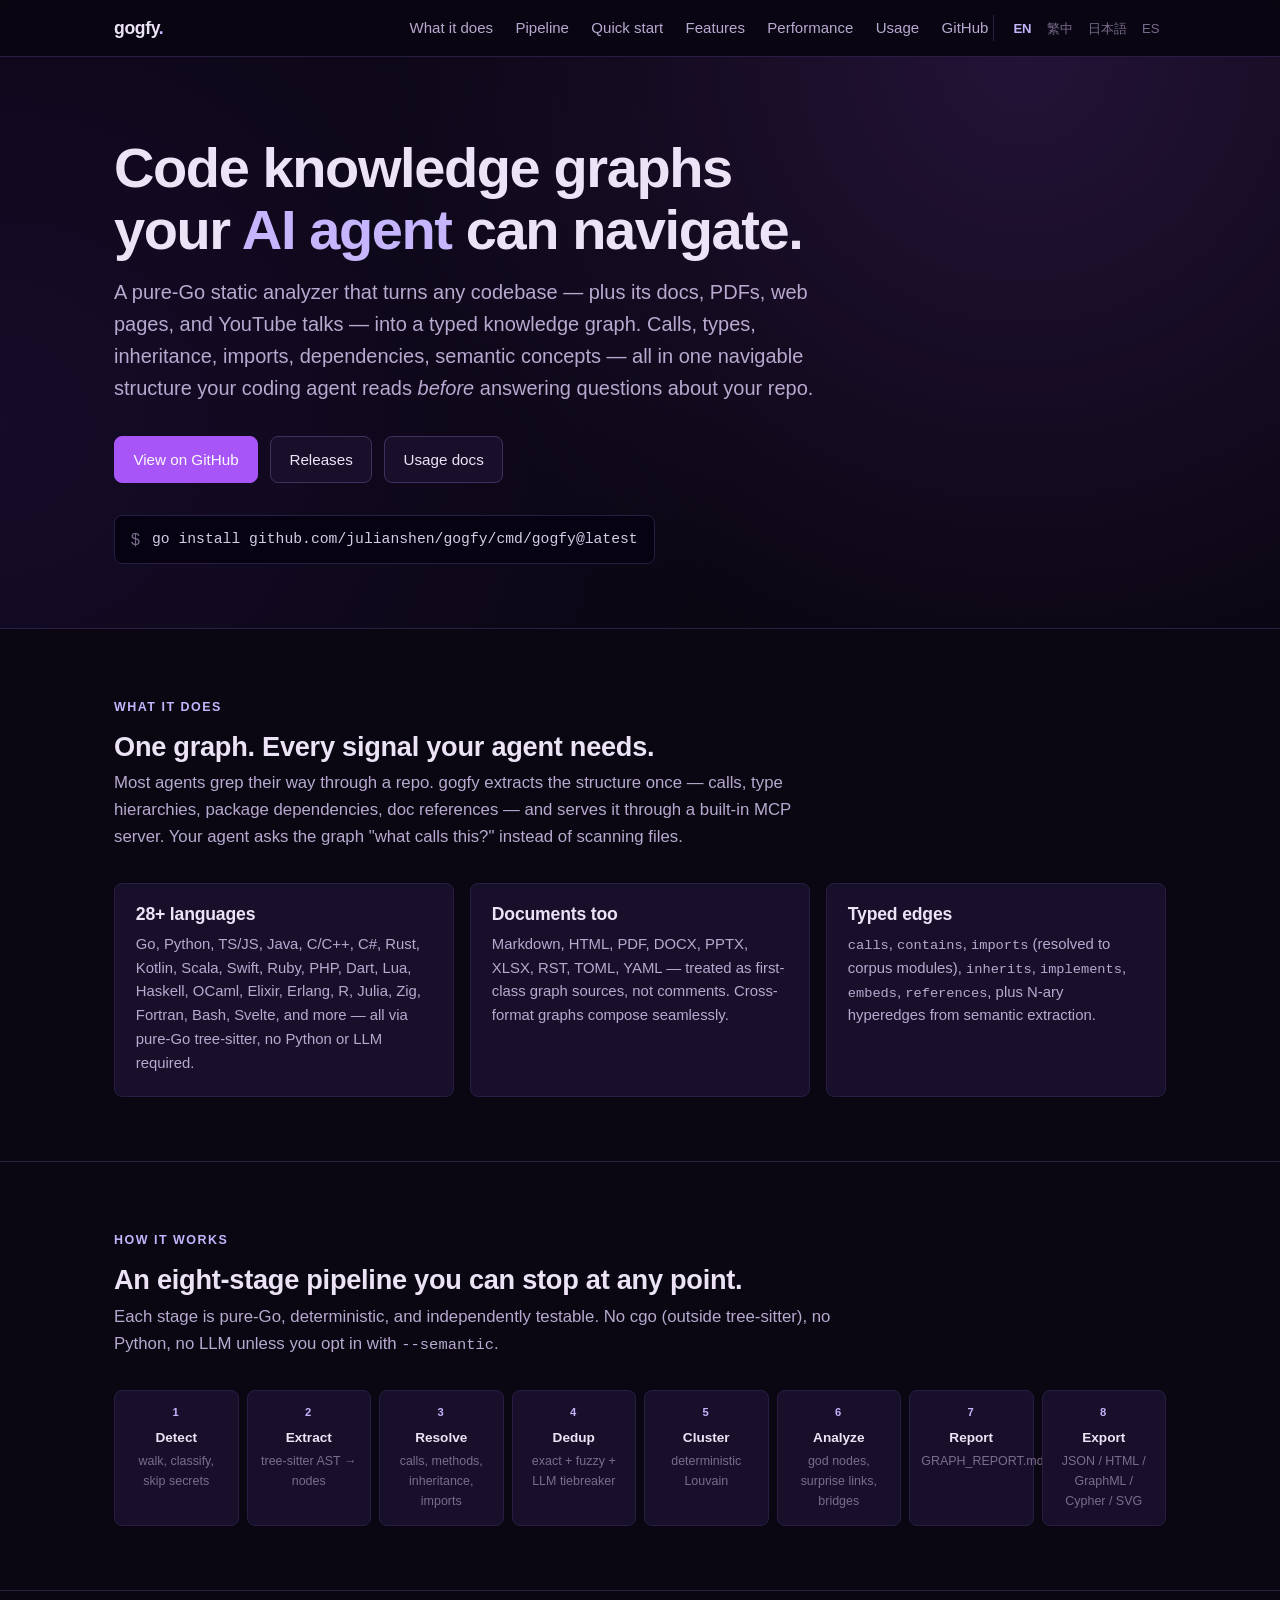
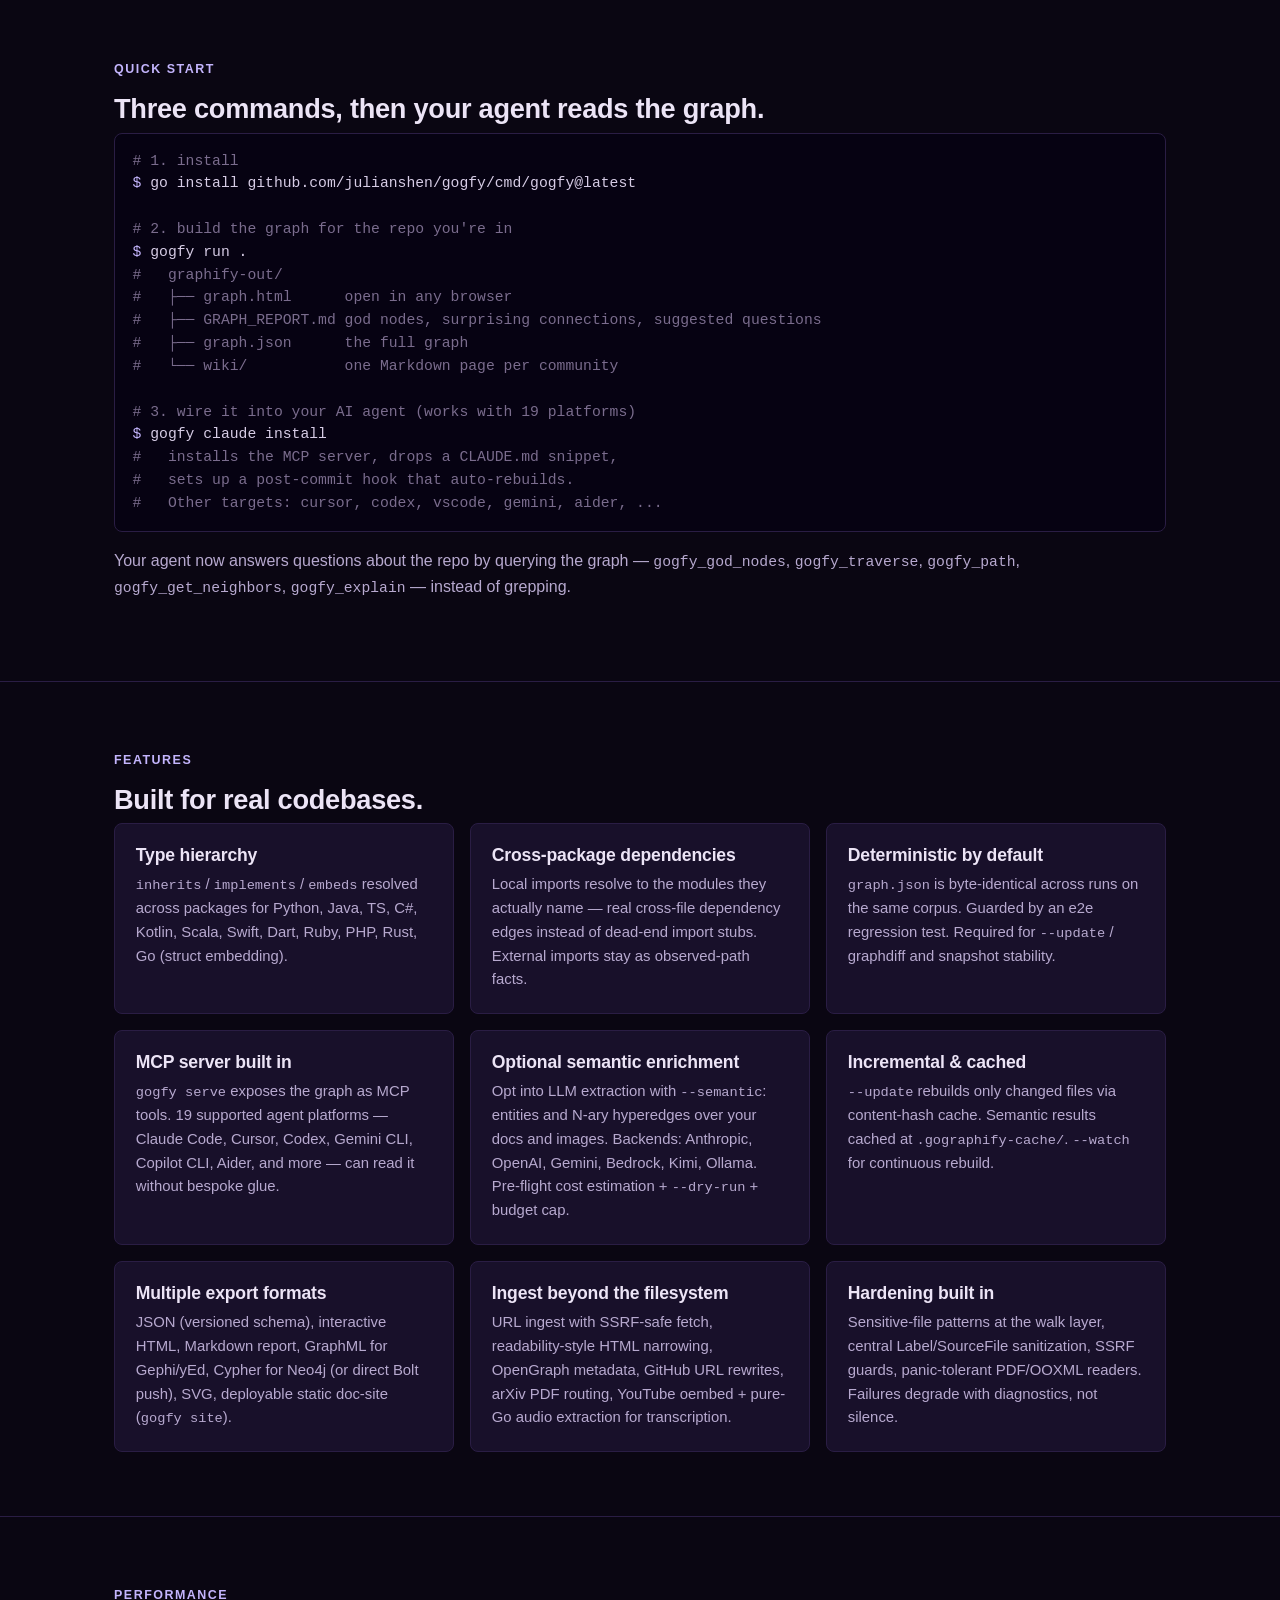
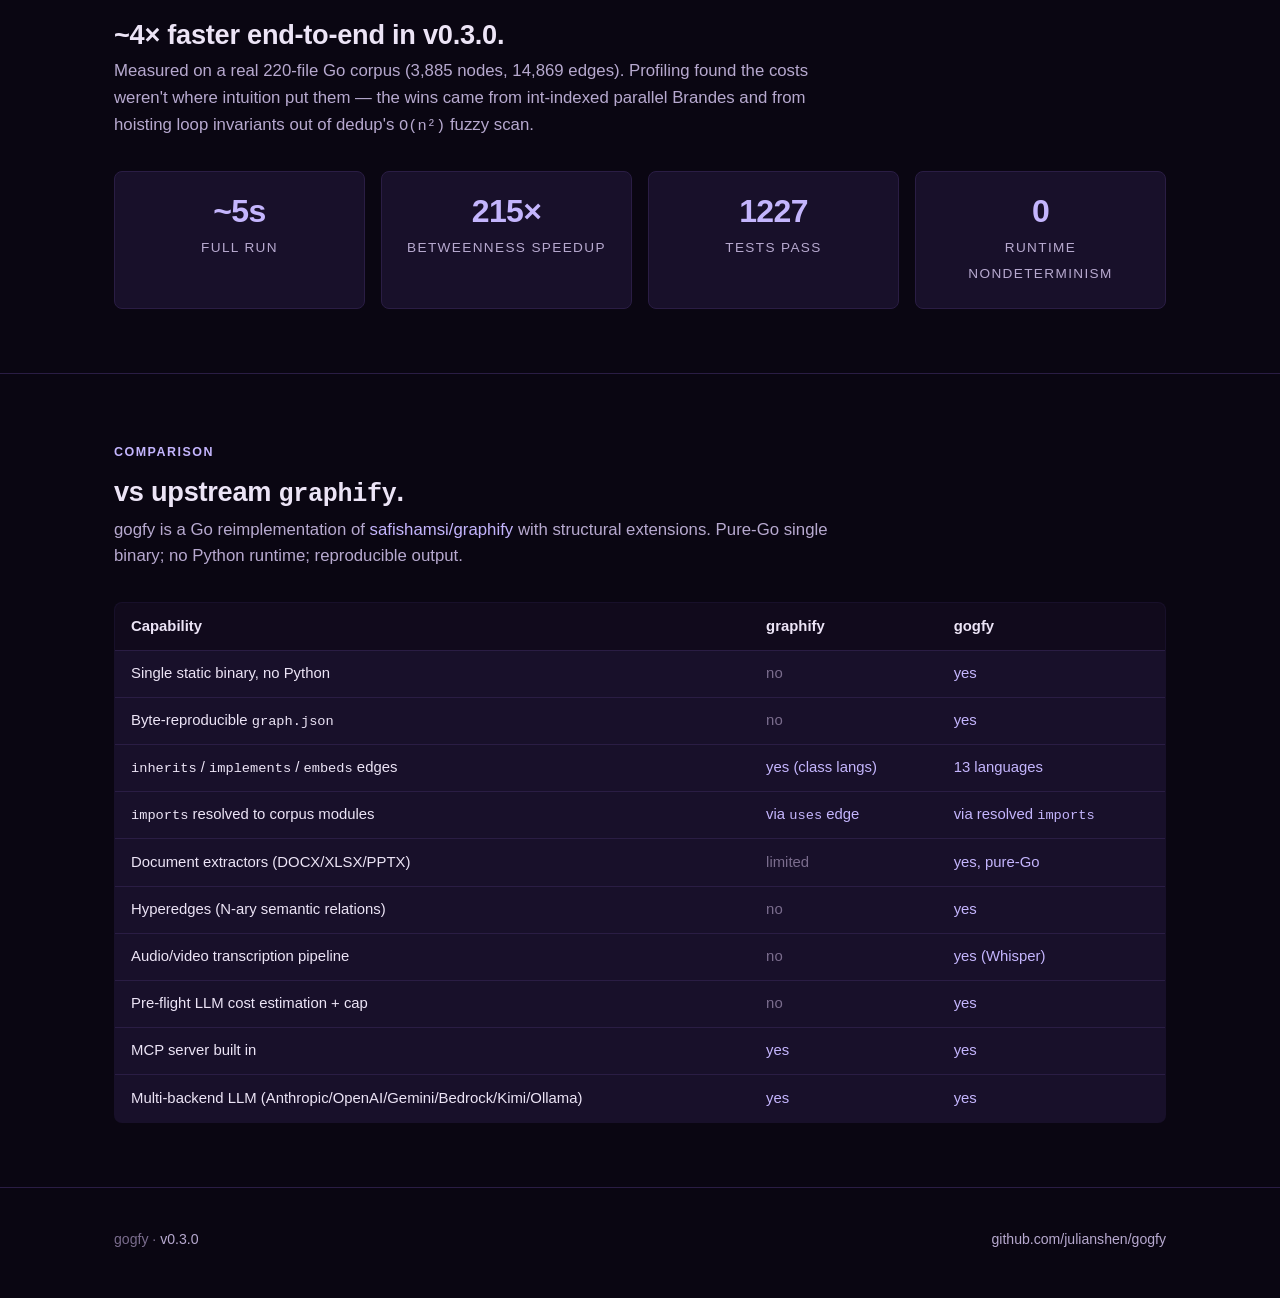
<file: docs/index.html>
<!doctype html>
<html lang="en">
<head>
<meta charset="utf-8" />
<meta name="viewport" content="width=device-width, initial-scale=1" />
<title>gogfy — turn your codebase into a knowledge graph your AI can navigate</title>
<meta name="description" content="gogfy is a Go-native code-knowledge-graph builder. Extract a typed graph of your codebase (calls, types, inheritance, imports, dependencies) — across 28+ languages — and serve it to any AI coding agent via MCP." />
<meta name="theme-color" content="#0a0612" />
<meta property="og:title" content="gogfy — code knowledge graphs for AI agents" />
<meta property="og:description" content="Pure-Go, deterministic code-knowledge-graph builder. 28+ languages. Type hierarchy + cross-package dependencies. MCP server built-in." />
<meta property="og:type" content="website" />
<link rel="icon" type="image/svg+xml" href="favicon.svg" />
<link rel="stylesheet" href="style.css" />
</head>
<body>

<header class="nav">
  <div class="container">
    <div class="brand">gogfy<span class="dot">.</span></div>
    <div class="nav-right">
      <nav class="nav-links">
        <a href="#what">What it does</a>
        <a href="#pipeline">Pipeline</a>
        <a href="#quickstart">Quick start</a>
        <a href="#features">Features</a>
        <a href="#perf">Performance</a>
        <a href="usage.html">Usage</a>
        <a href="https://github.com/julianshen/gogfy">GitHub</a>
      </nav>
      <div class="lang-switch" aria-label="Language">
        <a href="index.html" class="active">EN</a>
        <a href="index.zh-TW.html" hreflang="zh-Hant">繁中</a>
        <a href="index.ja.html" hreflang="ja">日本語</a>
        <a href="index.es.html" hreflang="es">ES</a>
      </div>
    </div>
  </div>
</header>

<section class="hero">
  <div class="container">
    <h1>Code knowledge graphs<br/>your <span class="accent">AI agent</span> can navigate.</h1>
    <p class="tagline">
      A pure-Go static analyzer that turns any codebase &mdash; plus its docs, PDFs, web pages, and YouTube talks &mdash; into a typed knowledge graph.
      Calls, types, inheritance, imports, dependencies, semantic concepts &mdash; all in one navigable structure your coding agent reads <em>before</em> answering questions about your repo.
    </p>
    <div class="hero-cta">
      <a class="btn primary" href="https://github.com/julianshen/gogfy">View on GitHub</a>
      <a class="btn" href="https://github.com/julianshen/gogfy/releases">Releases</a>
      <a class="btn" href="usage.html">Usage docs</a>
    </div>
    <div class="install" title="Install with Go">
      <span class="prompt">$</span>
      <code>go install github.com/julianshen/gogfy/cmd/gogfy@latest</code>
    </div>
  </div>
</section>

<section id="what">
  <div class="container">
    <span class="eyebrow">What it does</span>
    <h2>One graph. Every signal your agent needs.</h2>
    <p class="lead">
      Most agents grep their way through a repo. gogfy extracts the structure once &mdash; calls, type hierarchies, package dependencies, doc references &mdash; and serves it through a built-in MCP server.
      Your agent asks the graph "what calls this?" instead of scanning files.
    </p>
    <div class="features" style="margin-top: 1rem;">
      <div class="feature">
        <h3>28+ languages</h3>
        <p>Go, Python, TS/JS, Java, C/C++, C#, Rust, Kotlin, Scala, Swift, Ruby, PHP, Dart, Lua, Haskell, OCaml, Elixir, Erlang, R, Julia, Zig, Fortran, Bash, Svelte, and more &mdash; all via pure-Go tree-sitter, no Python or LLM required.</p>
      </div>
      <div class="feature">
        <h3>Documents too</h3>
        <p>Markdown, HTML, PDF, DOCX, PPTX, XLSX, RST, TOML, YAML &mdash; treated as first-class graph sources, not comments. Cross-format graphs compose seamlessly.</p>
      </div>
      <div class="feature">
        <h3>Typed edges</h3>
        <p><code>calls</code>, <code>contains</code>, <code>imports</code> (resolved to corpus modules), <code>inherits</code>, <code>implements</code>, <code>embeds</code>, <code>references</code>, plus N-ary hyperedges from semantic extraction.</p>
      </div>
    </div>
  </div>
</section>

<section id="pipeline">
  <div class="container">
    <span class="eyebrow">How it works</span>
    <h2>An eight-stage pipeline you can stop at any point.</h2>
    <p class="lead">
      Each stage is pure-Go, deterministic, and independently testable.
      No cgo (outside tree-sitter), no Python, no LLM unless you opt in with <code>--semantic</code>.
    </p>
    <div class="pipeline">
      <div class="pipe-stage"><span class="pipe-num">1</span><span class="pipe-name">Detect</span><div class="pipe-note">walk, classify, skip secrets</div></div>
      <div class="pipe-stage"><span class="pipe-num">2</span><span class="pipe-name">Extract</span><div class="pipe-note">tree-sitter AST → nodes</div></div>
      <div class="pipe-stage"><span class="pipe-num">3</span><span class="pipe-name">Resolve</span><div class="pipe-note">calls, methods, inheritance, imports</div></div>
      <div class="pipe-stage"><span class="pipe-num">4</span><span class="pipe-name">Dedup</span><div class="pipe-note">exact + fuzzy + LLM tiebreaker</div></div>
      <div class="pipe-stage"><span class="pipe-num">5</span><span class="pipe-name">Cluster</span><div class="pipe-note">deterministic Louvain</div></div>
      <div class="pipe-stage"><span class="pipe-num">6</span><span class="pipe-name">Analyze</span><div class="pipe-note">god nodes, surprise links, bridges</div></div>
      <div class="pipe-stage"><span class="pipe-num">7</span><span class="pipe-name">Report</span><div class="pipe-note">GRAPH_REPORT.md</div></div>
      <div class="pipe-stage"><span class="pipe-num">8</span><span class="pipe-name">Export</span><div class="pipe-note">JSON / HTML / GraphML / Cypher / SVG</div></div>
    </div>
  </div>
</section>

<section id="quickstart">
  <div class="container">
    <span class="eyebrow">Quick start</span>
    <h2>Three commands, then your agent reads the graph.</h2>
<pre><span class="c"># 1. install</span>
<span class="k">$</span> go install github.com/julianshen/gogfy/cmd/gogfy@latest

<span class="c"># 2. build the graph for the repo you're in</span>
<span class="k">$</span> gogfy run .
<span class="c">#   graphify-out/
#   ├── graph.html      open in any browser
#   ├── GRAPH_REPORT.md god nodes, surprising connections, suggested questions
#   ├── graph.json      the full graph
#   └── wiki/           one Markdown page per community</span>

<span class="c"># 3. wire it into your AI agent (works with 19 platforms)</span>
<span class="k">$</span> gogfy claude install
<span class="c">#   installs the MCP server, drops a CLAUDE.md snippet,
#   sets up a post-commit hook that auto-rebuilds.
#   Other targets: cursor, codex, vscode, gemini, aider, ...</span></pre>
    <p>Your agent now answers questions about the repo by querying the graph &mdash; <code>gogfy_god_nodes</code>, <code>gogfy_traverse</code>, <code>gogfy_path</code>, <code>gogfy_get_neighbors</code>, <code>gogfy_explain</code> &mdash; instead of grepping.</p>
  </div>
</section>

<section id="features">
  <div class="container">
    <span class="eyebrow">Features</span>
    <h2>Built for real codebases.</h2>
    <div class="features">
      <div class="feature">
        <h3>Type hierarchy</h3>
        <p><code>inherits</code> / <code>implements</code> / <code>embeds</code> resolved across packages for Python, Java, TS, C#, Kotlin, Scala, Swift, Dart, Ruby, PHP, Rust, Go (struct embedding).</p>
      </div>
      <div class="feature">
        <h3>Cross-package dependencies</h3>
        <p>Local imports resolve to the modules they actually name &mdash; real cross-file dependency edges instead of dead-end import stubs. External imports stay as observed-path facts.</p>
      </div>
      <div class="feature">
        <h3>Deterministic by default</h3>
        <p><code>graph.json</code> is byte-identical across runs on the same corpus. Guarded by an e2e regression test. Required for <code>--update</code> / graphdiff and snapshot stability.</p>
      </div>
      <div class="feature">
        <h3>MCP server built in</h3>
        <p><code>gogfy serve</code> exposes the graph as MCP tools. 19 supported agent platforms &mdash; Claude Code, Cursor, Codex, Gemini CLI, Copilot CLI, Aider, and more &mdash; can read it without bespoke glue.</p>
      </div>
      <div class="feature">
        <h3>Optional semantic enrichment</h3>
        <p>Opt into LLM extraction with <code>--semantic</code>: entities and N-ary hyperedges over your docs and images. Backends: Anthropic, OpenAI, Gemini, Bedrock, Kimi, Ollama. Pre-flight cost estimation + <code>--dry-run</code> + budget cap.</p>
      </div>
      <div class="feature">
        <h3>Incremental & cached</h3>
        <p><code>--update</code> rebuilds only changed files via content-hash cache. Semantic results cached at <code>.gographify-cache/</code>. <code>--watch</code> for continuous rebuild.</p>
      </div>
      <div class="feature">
        <h3>Multiple export formats</h3>
        <p>JSON (versioned schema), interactive HTML, Markdown report, GraphML for Gephi/yEd, Cypher for Neo4j (or direct Bolt push), SVG, deployable static doc-site (<code>gogfy site</code>).</p>
      </div>
      <div class="feature">
        <h3>Ingest beyond the filesystem</h3>
        <p>URL ingest with SSRF-safe fetch, readability-style HTML narrowing, OpenGraph metadata, GitHub URL rewrites, arXiv PDF routing, YouTube oembed + pure-Go audio extraction for transcription.</p>
      </div>
      <div class="feature">
        <h3>Hardening built in</h3>
        <p>Sensitive-file patterns at the walk layer, central Label/SourceFile sanitization, SSRF guards, panic-tolerant PDF/OOXML readers. Failures degrade with diagnostics, not silence.</p>
      </div>
    </div>
  </div>
</section>

<section id="perf">
  <div class="container">
    <span class="eyebrow">Performance</span>
    <h2>~4× faster end-to-end in v0.3.0.</h2>
    <p class="lead">
      Measured on a real 220-file Go corpus (3,885 nodes, 14,869 edges).
      Profiling found the costs weren't where intuition put them &mdash; the wins came from int-indexed parallel Brandes and from hoisting loop invariants out of dedup's <code>O(n²)</code> fuzzy scan.
    </p>
    <div class="numbers">
      <div class="number"><span class="big">~5s</span><span class="label">full run</span></div>
      <div class="number"><span class="big">215×</span><span class="label">betweenness speedup</span></div>
      <div class="number"><span class="big">1227</span><span class="label">tests pass</span></div>
      <div class="number"><span class="big">0</span><span class="label">runtime nondeterminism</span></div>
    </div>
  </div>
</section>

<section id="vs">
  <div class="container">
    <span class="eyebrow">Comparison</span>
    <h2>vs upstream <code>graphify</code>.</h2>
    <p class="lead">gogfy is a Go reimplementation of <a href="https://github.com/safishamsi/graphify">safishamsi/graphify</a> with structural extensions. Pure-Go single binary; no Python runtime; reproducible output.</p>
    <table class="cmp">
      <thead>
        <tr><th>Capability</th><th>graphify</th><th>gogfy</th></tr>
      </thead>
      <tbody>
        <tr><td>Single static binary, no Python</td><td class="no">no</td><td class="yes">yes</td></tr>
        <tr><td>Byte-reproducible <code>graph.json</code></td><td class="no">no</td><td class="yes">yes</td></tr>
        <tr><td><code>inherits</code> / <code>implements</code> / <code>embeds</code> edges</td><td class="yes">yes (class langs)</td><td class="yes">13 languages</td></tr>
        <tr><td><code>imports</code> resolved to corpus modules</td><td class="yes">via <code>uses</code> edge</td><td class="yes">via resolved <code>imports</code></td></tr>
        <tr><td>Document extractors (DOCX/XLSX/PPTX)</td><td class="no">limited</td><td class="yes">yes, pure-Go</td></tr>
        <tr><td>Hyperedges (N-ary semantic relations)</td><td class="no">no</td><td class="yes">yes</td></tr>
        <tr><td>Audio/video transcription pipeline</td><td class="no">no</td><td class="yes">yes (Whisper)</td></tr>
        <tr><td>Pre-flight LLM cost estimation + cap</td><td class="no">no</td><td class="yes">yes</td></tr>
        <tr><td>MCP server built in</td><td class="yes">yes</td><td class="yes">yes</td></tr>
        <tr><td>Multi-backend LLM (Anthropic/OpenAI/Gemini/Bedrock/Kimi/Ollama)</td><td class="yes">yes</td><td class="yes">yes</td></tr>
      </tbody>
    </table>
  </div>
</section>

<footer>
  <div class="container">
    <div>
      gogfy &middot; <a href="https://github.com/julianshen/gogfy/releases/tag/v0.3.0">v0.3.0</a>
    </div>
    <div>
      <a href="https://github.com/julianshen/gogfy">github.com/julianshen/gogfy</a>
    </div>
  </div>
</footer>

</body>
</html>
</file>
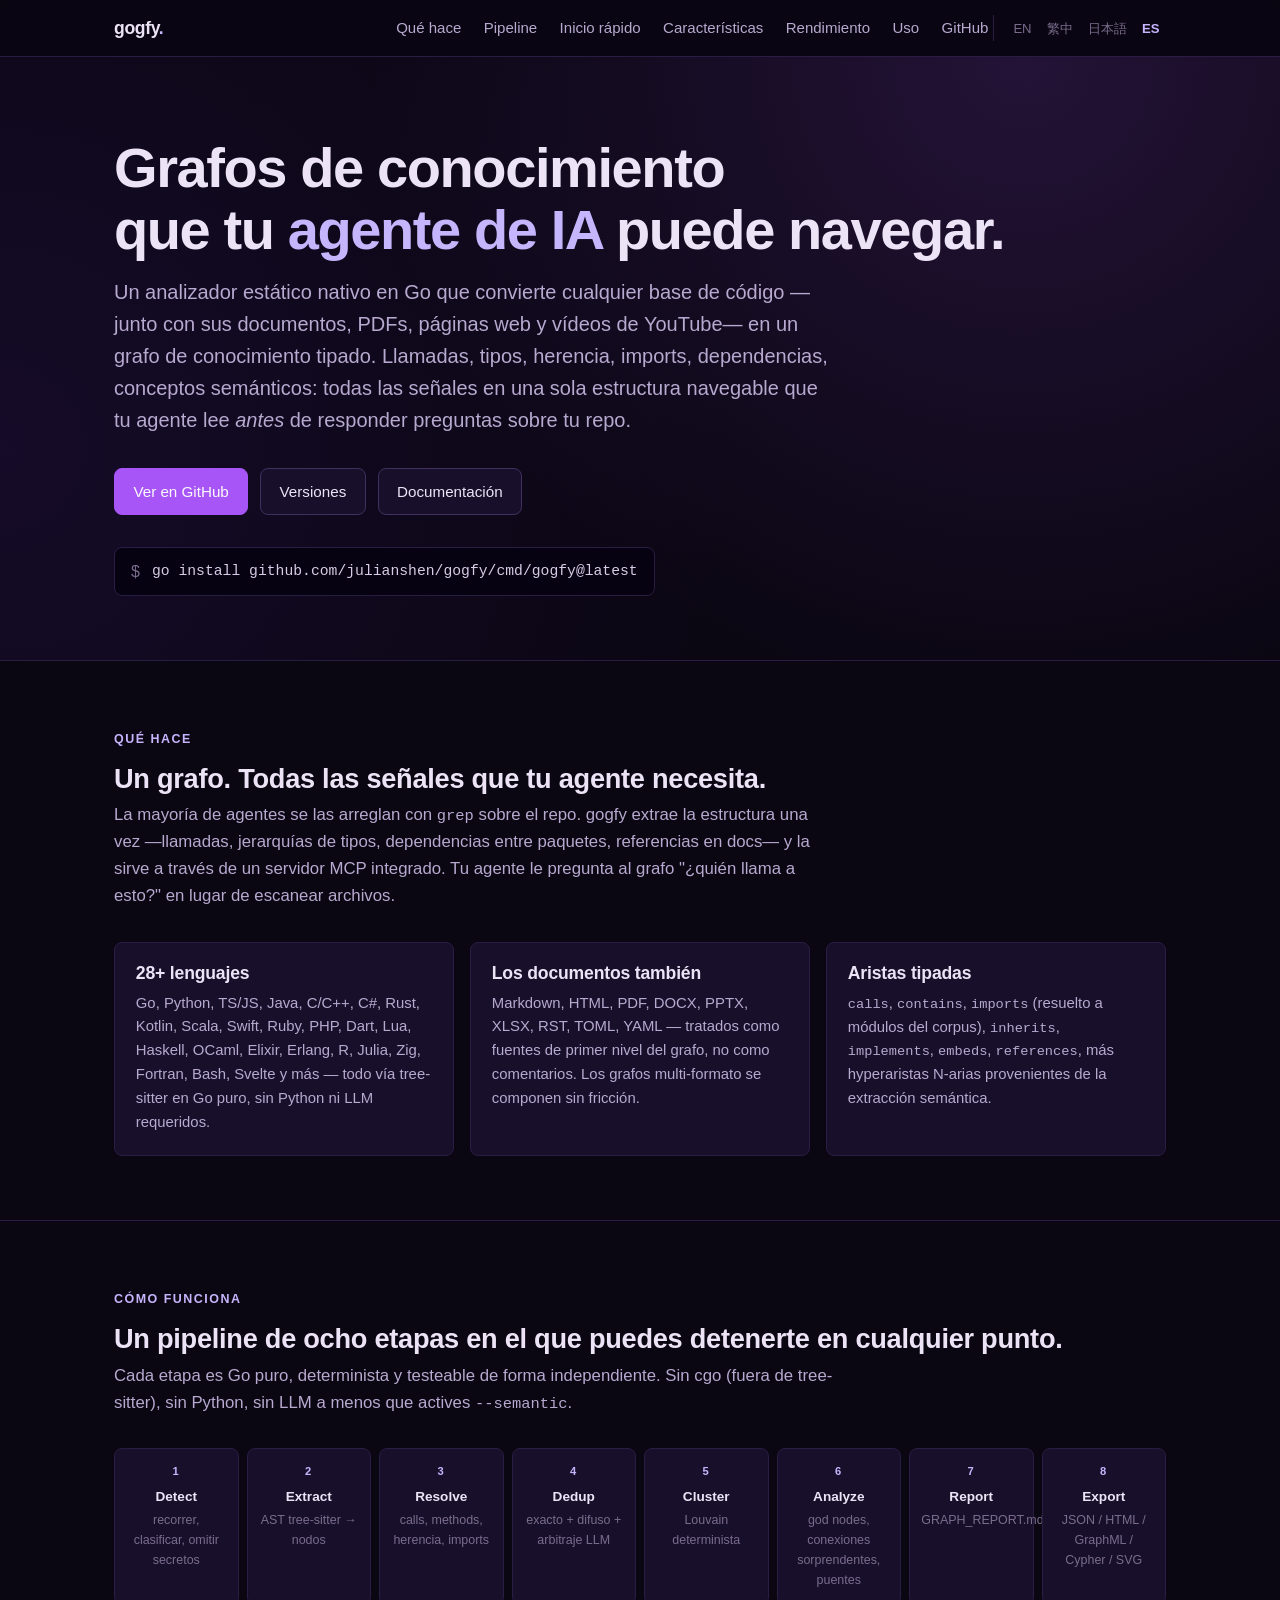
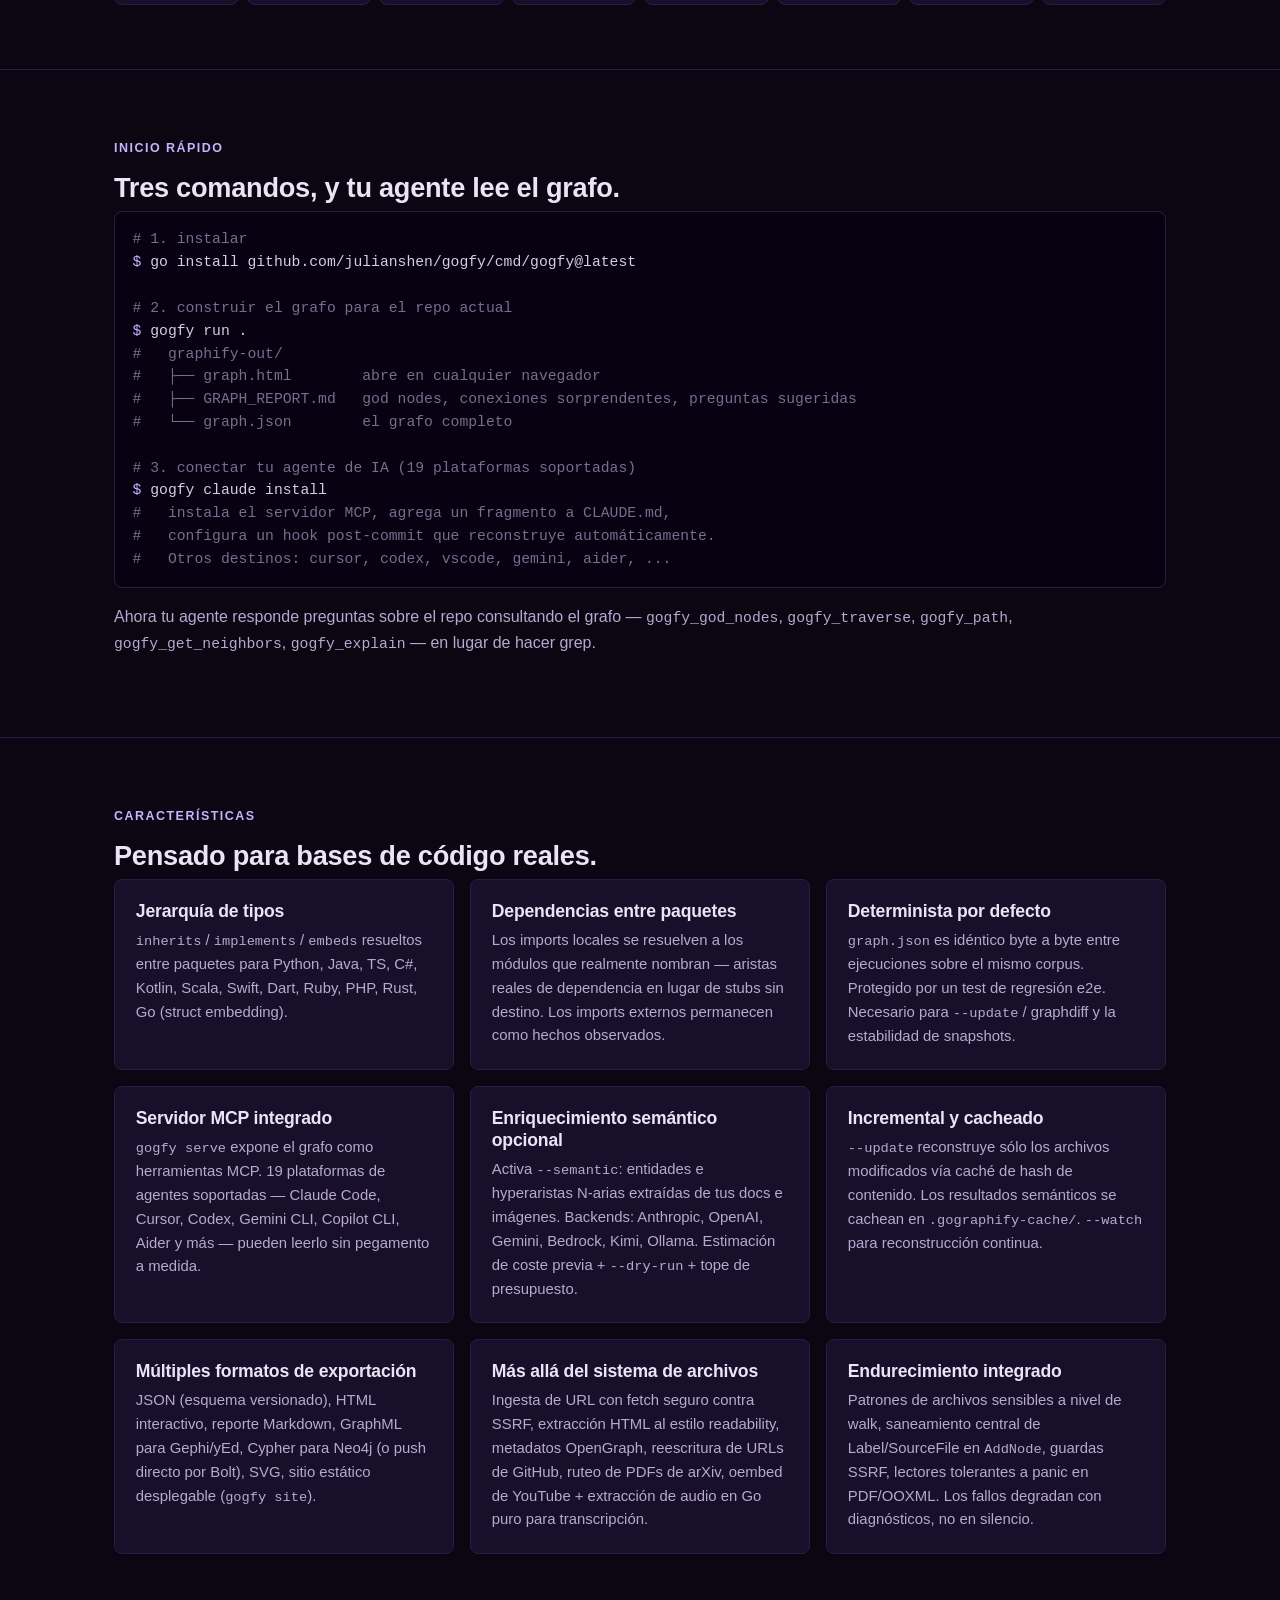
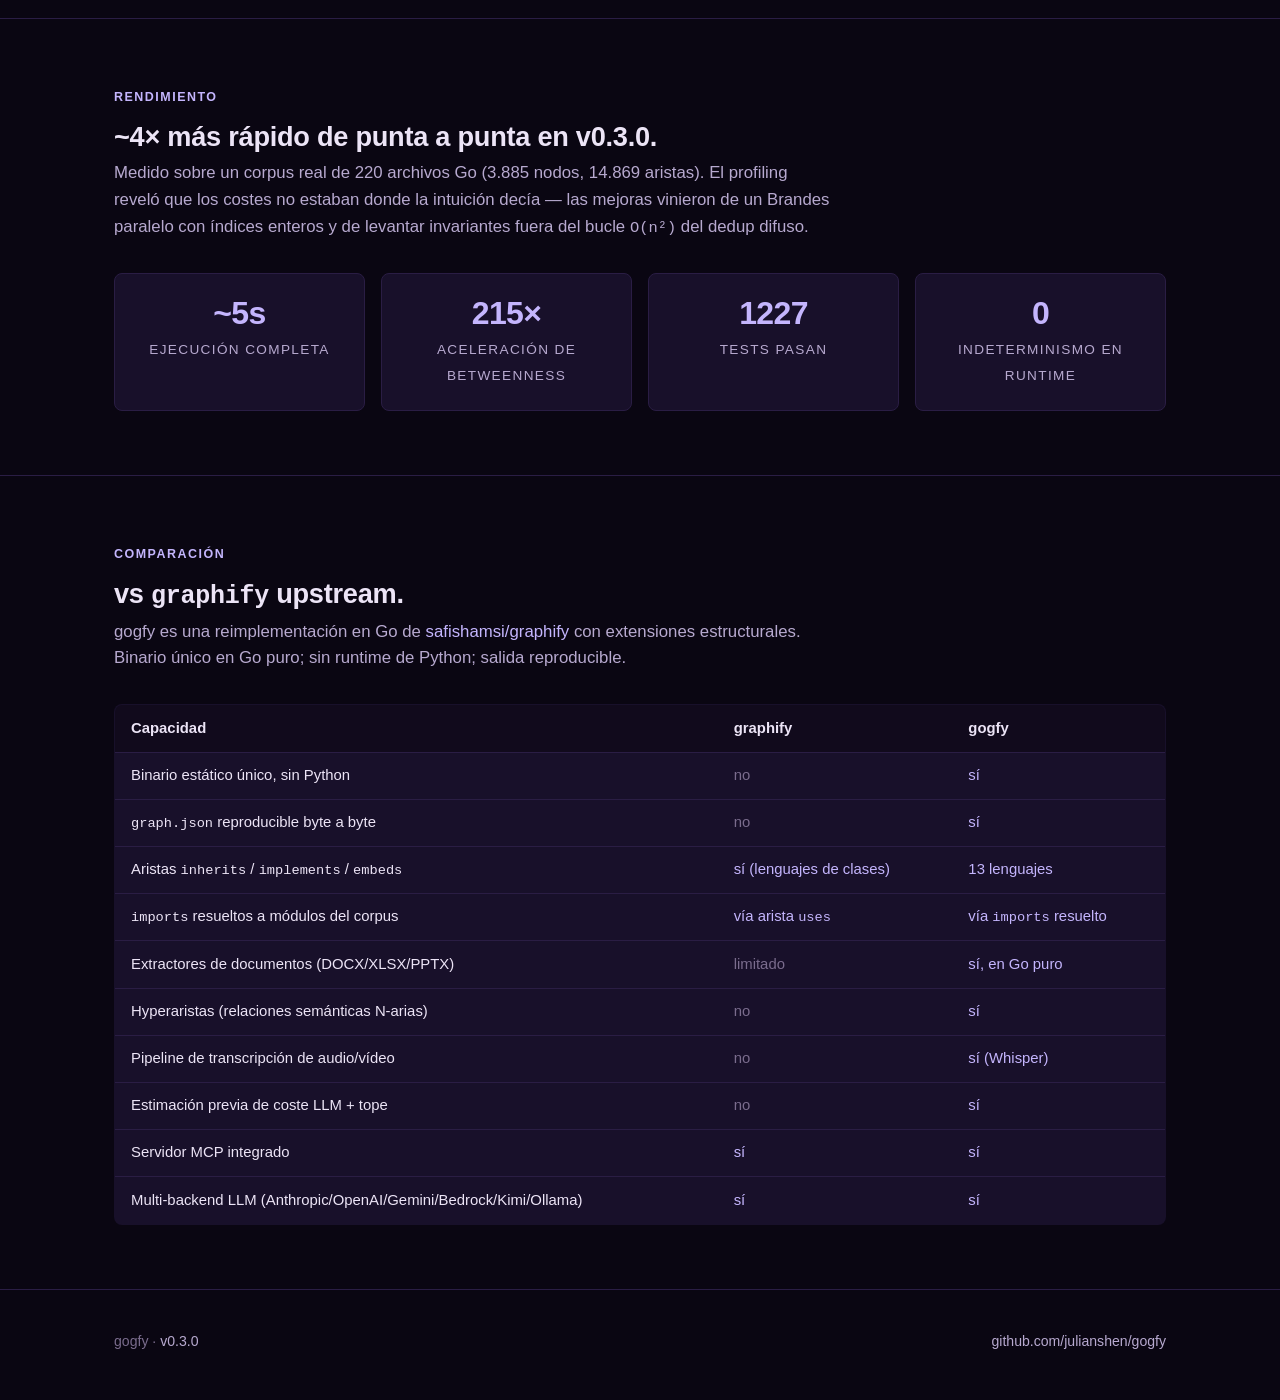
<file: docs/index.es.html>
<!doctype html>
<html lang="es">
<head>
<meta charset="utf-8" />
<meta name="viewport" content="width=device-width, initial-scale=1" />
<title>gogfy — convierte tu código en un grafo de conocimiento que tu IA puede navegar</title>
<meta name="description" content="gogfy es un constructor de grafos de conocimiento de código nativo en Go. Convierte cualquier base de código —junto con sus docs, PDFs, páginas web y vídeos de YouTube— en un grafo tipado que tu agente de IA puede consultar vía MCP." />
<meta name="theme-color" content="#0a0612" />
<meta property="og:title" content="gogfy — grafos de conocimiento de código para agentes de IA" />
<meta property="og:description" content="Constructor de grafos de conocimiento de código en Go puro y determinista. 28+ lenguajes. Jerarquía de tipos + dependencias entre paquetes. Servidor MCP integrado." />
<meta property="og:type" content="website" />
<link rel="icon" type="image/svg+xml" href="favicon.svg" />
<link rel="stylesheet" href="style.css" />
</head>
<body>

<header class="nav">
  <div class="container">
    <div class="brand">gogfy<span class="dot">.</span></div>
    <div class="nav-right">
      <nav class="nav-links">
        <a href="#what">Qué hace</a>
        <a href="#pipeline">Pipeline</a>
        <a href="#quickstart">Inicio rápido</a>
        <a href="#features">Características</a>
        <a href="#perf">Rendimiento</a>
        <a href="usage.es.html">Uso</a>
        <a href="https://github.com/julianshen/gogfy">GitHub</a>
      </nav>
      <div class="lang-switch" aria-label="Idioma">
        <a href="index.html" hreflang="en">EN</a>
        <a href="index.zh-TW.html" hreflang="zh-Hant">繁中</a>
        <a href="index.ja.html" hreflang="ja">日本語</a>
        <a href="index.es.html" class="active">ES</a>
      </div>
    </div>
  </div>
</header>

<section class="hero">
  <div class="container">
    <h1>Grafos de conocimiento<br/>que tu <span class="accent">agente de IA</span> puede navegar.</h1>
    <p class="tagline">
      Un analizador estático nativo en Go que convierte cualquier base de código —junto con sus documentos, PDFs, páginas web y vídeos de YouTube— en un grafo de conocimiento tipado.
      Llamadas, tipos, herencia, imports, dependencias, conceptos semánticos: todas las señales en una sola estructura navegable que tu agente lee <em>antes</em> de responder preguntas sobre tu repo.
    </p>
    <div class="hero-cta">
      <a class="btn primary" href="https://github.com/julianshen/gogfy">Ver en GitHub</a>
      <a class="btn" href="https://github.com/julianshen/gogfy/releases">Versiones</a>
      <a class="btn" href="usage.es.html">Documentación</a>
    </div>
    <div class="install" title="Instalar con Go">
      <span class="prompt">$</span>
      <code>go install github.com/julianshen/gogfy/cmd/gogfy@latest</code>
    </div>
  </div>
</section>

<section id="what">
  <div class="container">
    <span class="eyebrow">Qué hace</span>
    <h2>Un grafo. Todas las señales que tu agente necesita.</h2>
    <p class="lead">
      La mayoría de agentes se las arreglan con <code>grep</code> sobre el repo. gogfy extrae la estructura una vez —llamadas, jerarquías de tipos, dependencias entre paquetes, referencias en docs— y la sirve a través de un servidor MCP integrado.
      Tu agente le pregunta al grafo "¿quién llama a esto?" en lugar de escanear archivos.
    </p>
    <div class="features" style="margin-top: 1rem;">
      <div class="feature">
        <h3>28+ lenguajes</h3>
        <p>Go, Python, TS/JS, Java, C/C++, C#, Rust, Kotlin, Scala, Swift, Ruby, PHP, Dart, Lua, Haskell, OCaml, Elixir, Erlang, R, Julia, Zig, Fortran, Bash, Svelte y más — todo vía tree-sitter en Go puro, sin Python ni LLM requeridos.</p>
      </div>
      <div class="feature">
        <h3>Los documentos también</h3>
        <p>Markdown, HTML, PDF, DOCX, PPTX, XLSX, RST, TOML, YAML — tratados como fuentes de primer nivel del grafo, no como comentarios. Los grafos multi-formato se componen sin fricción.</p>
      </div>
      <div class="feature">
        <h3>Aristas tipadas</h3>
        <p><code>calls</code>, <code>contains</code>, <code>imports</code> (resuelto a módulos del corpus), <code>inherits</code>, <code>implements</code>, <code>embeds</code>, <code>references</code>, más hyperaristas N-arias provenientes de la extracción semántica.</p>
      </div>
    </div>
  </div>
</section>

<section id="pipeline">
  <div class="container">
    <span class="eyebrow">Cómo funciona</span>
    <h2>Un pipeline de ocho etapas en el que puedes detenerte en cualquier punto.</h2>
    <p class="lead">
      Cada etapa es Go puro, determinista y testeable de forma independiente.
      Sin cgo (fuera de tree-sitter), sin Python, sin LLM a menos que actives <code>--semantic</code>.
    </p>
    <div class="pipeline">
      <div class="pipe-stage"><span class="pipe-num">1</span><span class="pipe-name">Detect</span><div class="pipe-note">recorrer, clasificar, omitir secretos</div></div>
      <div class="pipe-stage"><span class="pipe-num">2</span><span class="pipe-name">Extract</span><div class="pipe-note">AST tree-sitter → nodos</div></div>
      <div class="pipe-stage"><span class="pipe-num">3</span><span class="pipe-name">Resolve</span><div class="pipe-note">calls, methods, herencia, imports</div></div>
      <div class="pipe-stage"><span class="pipe-num">4</span><span class="pipe-name">Dedup</span><div class="pipe-note">exacto + difuso + arbitraje LLM</div></div>
      <div class="pipe-stage"><span class="pipe-num">5</span><span class="pipe-name">Cluster</span><div class="pipe-note">Louvain determinista</div></div>
      <div class="pipe-stage"><span class="pipe-num">6</span><span class="pipe-name">Analyze</span><div class="pipe-note">god nodes, conexiones sorprendentes, puentes</div></div>
      <div class="pipe-stage"><span class="pipe-num">7</span><span class="pipe-name">Report</span><div class="pipe-note">GRAPH_REPORT.md</div></div>
      <div class="pipe-stage"><span class="pipe-num">8</span><span class="pipe-name">Export</span><div class="pipe-note">JSON / HTML / GraphML / Cypher / SVG</div></div>
    </div>
  </div>
</section>

<section id="quickstart">
  <div class="container">
    <span class="eyebrow">Inicio rápido</span>
    <h2>Tres comandos, y tu agente lee el grafo.</h2>
<pre><span class="c"># 1. instalar</span>
<span class="k">$</span> go install github.com/julianshen/gogfy/cmd/gogfy@latest

<span class="c"># 2. construir el grafo para el repo actual</span>
<span class="k">$</span> gogfy run .
<span class="c">#   graphify-out/
#   ├── graph.html        abre en cualquier navegador
#   ├── GRAPH_REPORT.md   god nodes, conexiones sorprendentes, preguntas sugeridas
#   └── graph.json        el grafo completo</span>

<span class="c"># 3. conectar tu agente de IA (19 plataformas soportadas)</span>
<span class="k">$</span> gogfy claude install
<span class="c">#   instala el servidor MCP, agrega un fragmento a CLAUDE.md,
#   configura un hook post-commit que reconstruye automáticamente.
#   Otros destinos: cursor, codex, vscode, gemini, aider, ...</span></pre>
    <p>Ahora tu agente responde preguntas sobre el repo consultando el grafo — <code>gogfy_god_nodes</code>, <code>gogfy_traverse</code>, <code>gogfy_path</code>, <code>gogfy_get_neighbors</code>, <code>gogfy_explain</code> — en lugar de hacer grep.</p>
  </div>
</section>

<section id="features">
  <div class="container">
    <span class="eyebrow">Características</span>
    <h2>Pensado para bases de código reales.</h2>
    <div class="features">
      <div class="feature">
        <h3>Jerarquía de tipos</h3>
        <p><code>inherits</code> / <code>implements</code> / <code>embeds</code> resueltos entre paquetes para Python, Java, TS, C#, Kotlin, Scala, Swift, Dart, Ruby, PHP, Rust, Go (struct embedding).</p>
      </div>
      <div class="feature">
        <h3>Dependencias entre paquetes</h3>
        <p>Los imports locales se resuelven a los módulos que realmente nombran — aristas reales de dependencia en lugar de stubs sin destino. Los imports externos permanecen como hechos observados.</p>
      </div>
      <div class="feature">
        <h3>Determinista por defecto</h3>
        <p><code>graph.json</code> es idéntico byte a byte entre ejecuciones sobre el mismo corpus. Protegido por un test de regresión e2e. Necesario para <code>--update</code> / graphdiff y la estabilidad de snapshots.</p>
      </div>
      <div class="feature">
        <h3>Servidor MCP integrado</h3>
        <p><code>gogfy serve</code> expone el grafo como herramientas MCP. 19 plataformas de agentes soportadas — Claude Code, Cursor, Codex, Gemini CLI, Copilot CLI, Aider y más — pueden leerlo sin pegamento a medida.</p>
      </div>
      <div class="feature">
        <h3>Enriquecimiento semántico opcional</h3>
        <p>Activa <code>--semantic</code>: entidades e hyperaristas N-arias extraídas de tus docs e imágenes. Backends: Anthropic, OpenAI, Gemini, Bedrock, Kimi, Ollama. Estimación de coste previa + <code>--dry-run</code> + tope de presupuesto.</p>
      </div>
      <div class="feature">
        <h3>Incremental y cacheado</h3>
        <p><code>--update</code> reconstruye sólo los archivos modificados vía caché de hash de contenido. Los resultados semánticos se cachean en <code>.gographify-cache/</code>. <code>--watch</code> para reconstrucción continua.</p>
      </div>
      <div class="feature">
        <h3>Múltiples formatos de exportación</h3>
        <p>JSON (esquema versionado), HTML interactivo, reporte Markdown, GraphML para Gephi/yEd, Cypher para Neo4j (o push directo por Bolt), SVG, sitio estático desplegable (<code>gogfy site</code>).</p>
      </div>
      <div class="feature">
        <h3>Más allá del sistema de archivos</h3>
        <p>Ingesta de URL con fetch seguro contra SSRF, extracción HTML al estilo readability, metadatos OpenGraph, reescritura de URLs de GitHub, ruteo de PDFs de arXiv, oembed de YouTube + extracción de audio en Go puro para transcripción.</p>
      </div>
      <div class="feature">
        <h3>Endurecimiento integrado</h3>
        <p>Patrones de archivos sensibles a nivel de walk, saneamiento central de Label/SourceFile en <code>AddNode</code>, guardas SSRF, lectores tolerantes a panic en PDF/OOXML. Los fallos degradan con diagnósticos, no en silencio.</p>
      </div>
    </div>
  </div>
</section>

<section id="perf">
  <div class="container">
    <span class="eyebrow">Rendimiento</span>
    <h2>~4× más rápido de punta a punta en v0.3.0.</h2>
    <p class="lead">
      Medido sobre un corpus real de 220 archivos Go (3.885 nodos, 14.869 aristas).
      El profiling reveló que los costes no estaban donde la intuición decía — las mejoras vinieron de un Brandes paralelo con índices enteros y de levantar invariantes fuera del bucle <code>O(n²)</code> del dedup difuso.
    </p>
    <div class="numbers">
      <div class="number"><span class="big">~5s</span><span class="label">ejecución completa</span></div>
      <div class="number"><span class="big">215×</span><span class="label">aceleración de betweenness</span></div>
      <div class="number"><span class="big">1227</span><span class="label">tests pasan</span></div>
      <div class="number"><span class="big">0</span><span class="label">indeterminismo en runtime</span></div>
    </div>
  </div>
</section>

<section id="vs">
  <div class="container">
    <span class="eyebrow">Comparación</span>
    <h2>vs <code>graphify</code> upstream.</h2>
    <p class="lead">gogfy es una reimplementación en Go de <a href="https://github.com/safishamsi/graphify">safishamsi/graphify</a> con extensiones estructurales. Binario único en Go puro; sin runtime de Python; salida reproducible.</p>
    <table class="cmp">
      <thead>
        <tr><th>Capacidad</th><th>graphify</th><th>gogfy</th></tr>
      </thead>
      <tbody>
        <tr><td>Binario estático único, sin Python</td><td class="no">no</td><td class="yes">sí</td></tr>
        <tr><td><code>graph.json</code> reproducible byte a byte</td><td class="no">no</td><td class="yes">sí</td></tr>
        <tr><td>Aristas <code>inherits</code> / <code>implements</code> / <code>embeds</code></td><td class="yes">sí (lenguajes de clases)</td><td class="yes">13 lenguajes</td></tr>
        <tr><td><code>imports</code> resueltos a módulos del corpus</td><td class="yes">vía arista <code>uses</code></td><td class="yes">vía <code>imports</code> resuelto</td></tr>
        <tr><td>Extractores de documentos (DOCX/XLSX/PPTX)</td><td class="no">limitado</td><td class="yes">sí, en Go puro</td></tr>
        <tr><td>Hyperaristas (relaciones semánticas N-arias)</td><td class="no">no</td><td class="yes">sí</td></tr>
        <tr><td>Pipeline de transcripción de audio/vídeo</td><td class="no">no</td><td class="yes">sí (Whisper)</td></tr>
        <tr><td>Estimación previa de coste LLM + tope</td><td class="no">no</td><td class="yes">sí</td></tr>
        <tr><td>Servidor MCP integrado</td><td class="yes">sí</td><td class="yes">sí</td></tr>
        <tr><td>Multi-backend LLM (Anthropic/OpenAI/Gemini/Bedrock/Kimi/Ollama)</td><td class="yes">sí</td><td class="yes">sí</td></tr>
      </tbody>
    </table>
  </div>
</section>

<footer>
  <div class="container">
    <div>
      gogfy &middot; <a href="https://github.com/julianshen/gogfy/releases/tag/v0.3.0">v0.3.0</a>
    </div>
    <div>
      <a href="https://github.com/julianshen/gogfy">github.com/julianshen/gogfy</a>
    </div>
  </div>
</footer>

</body>
</html>
</file>
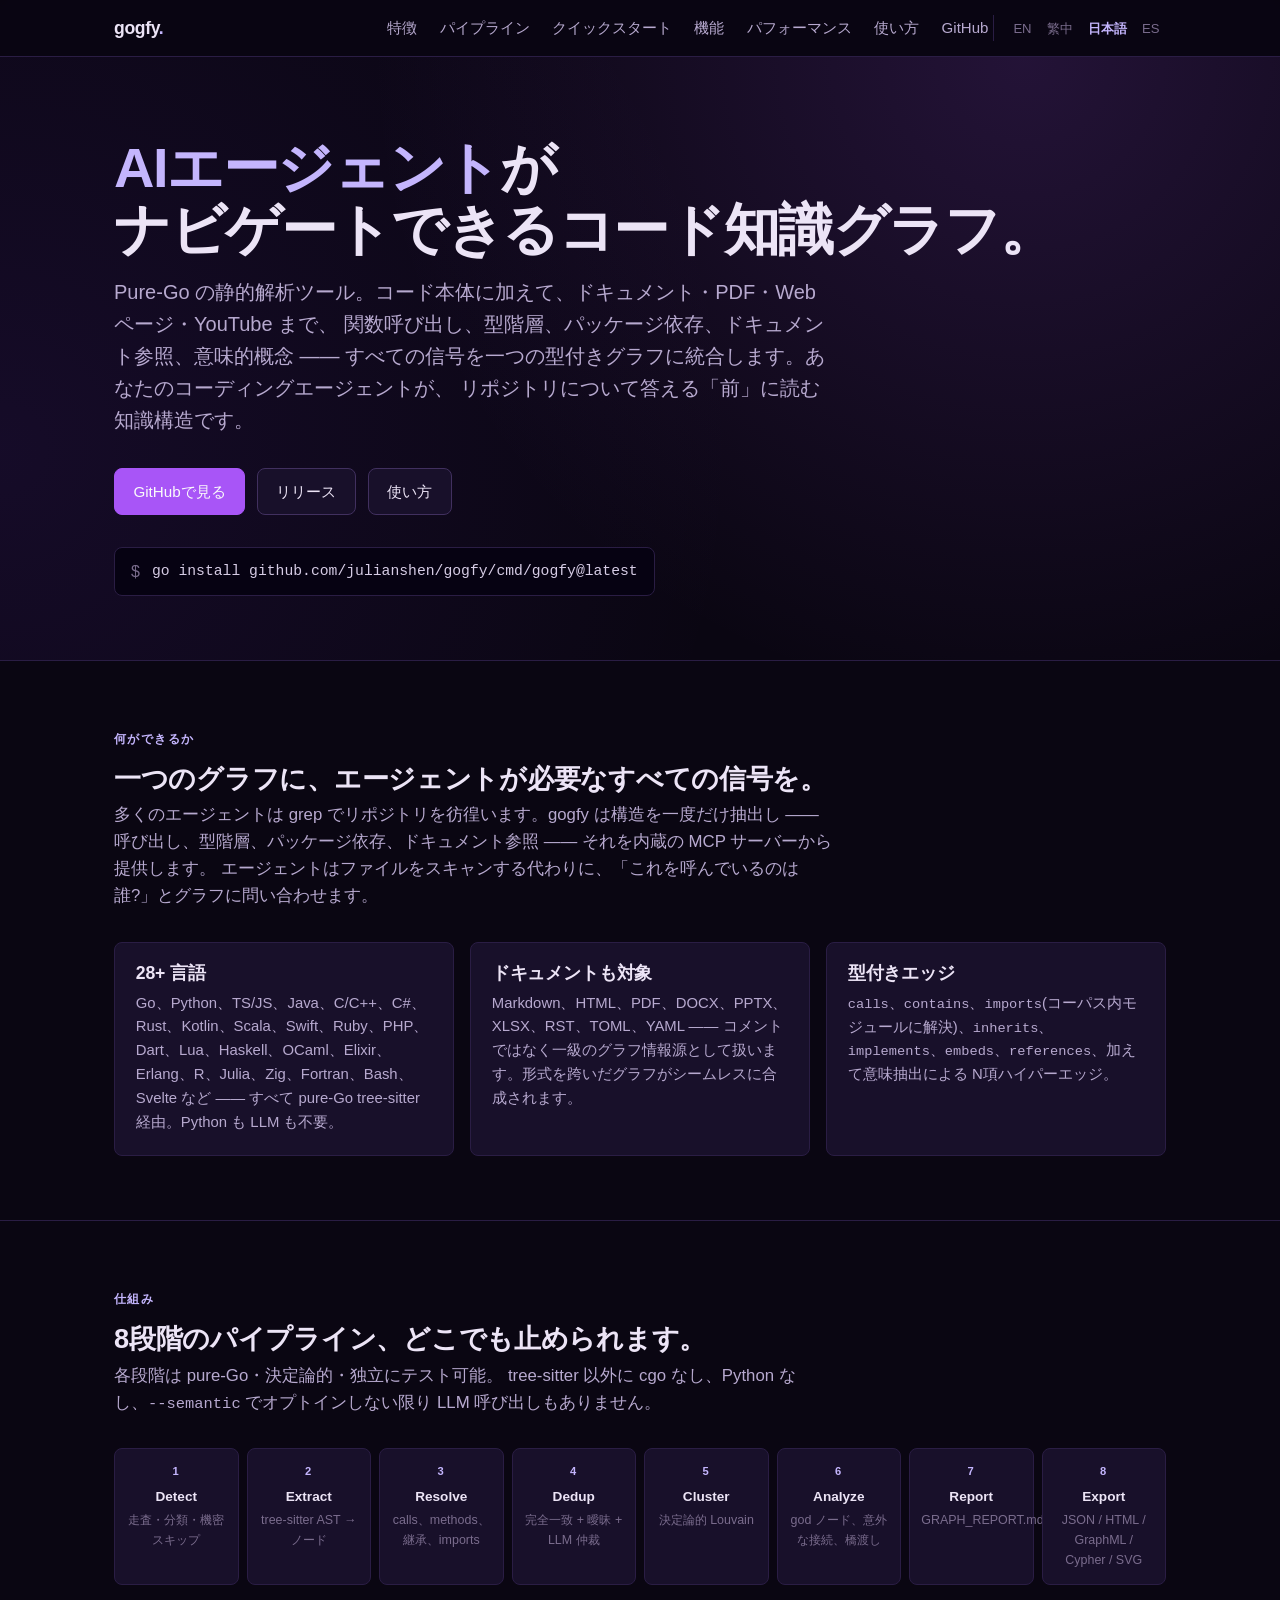
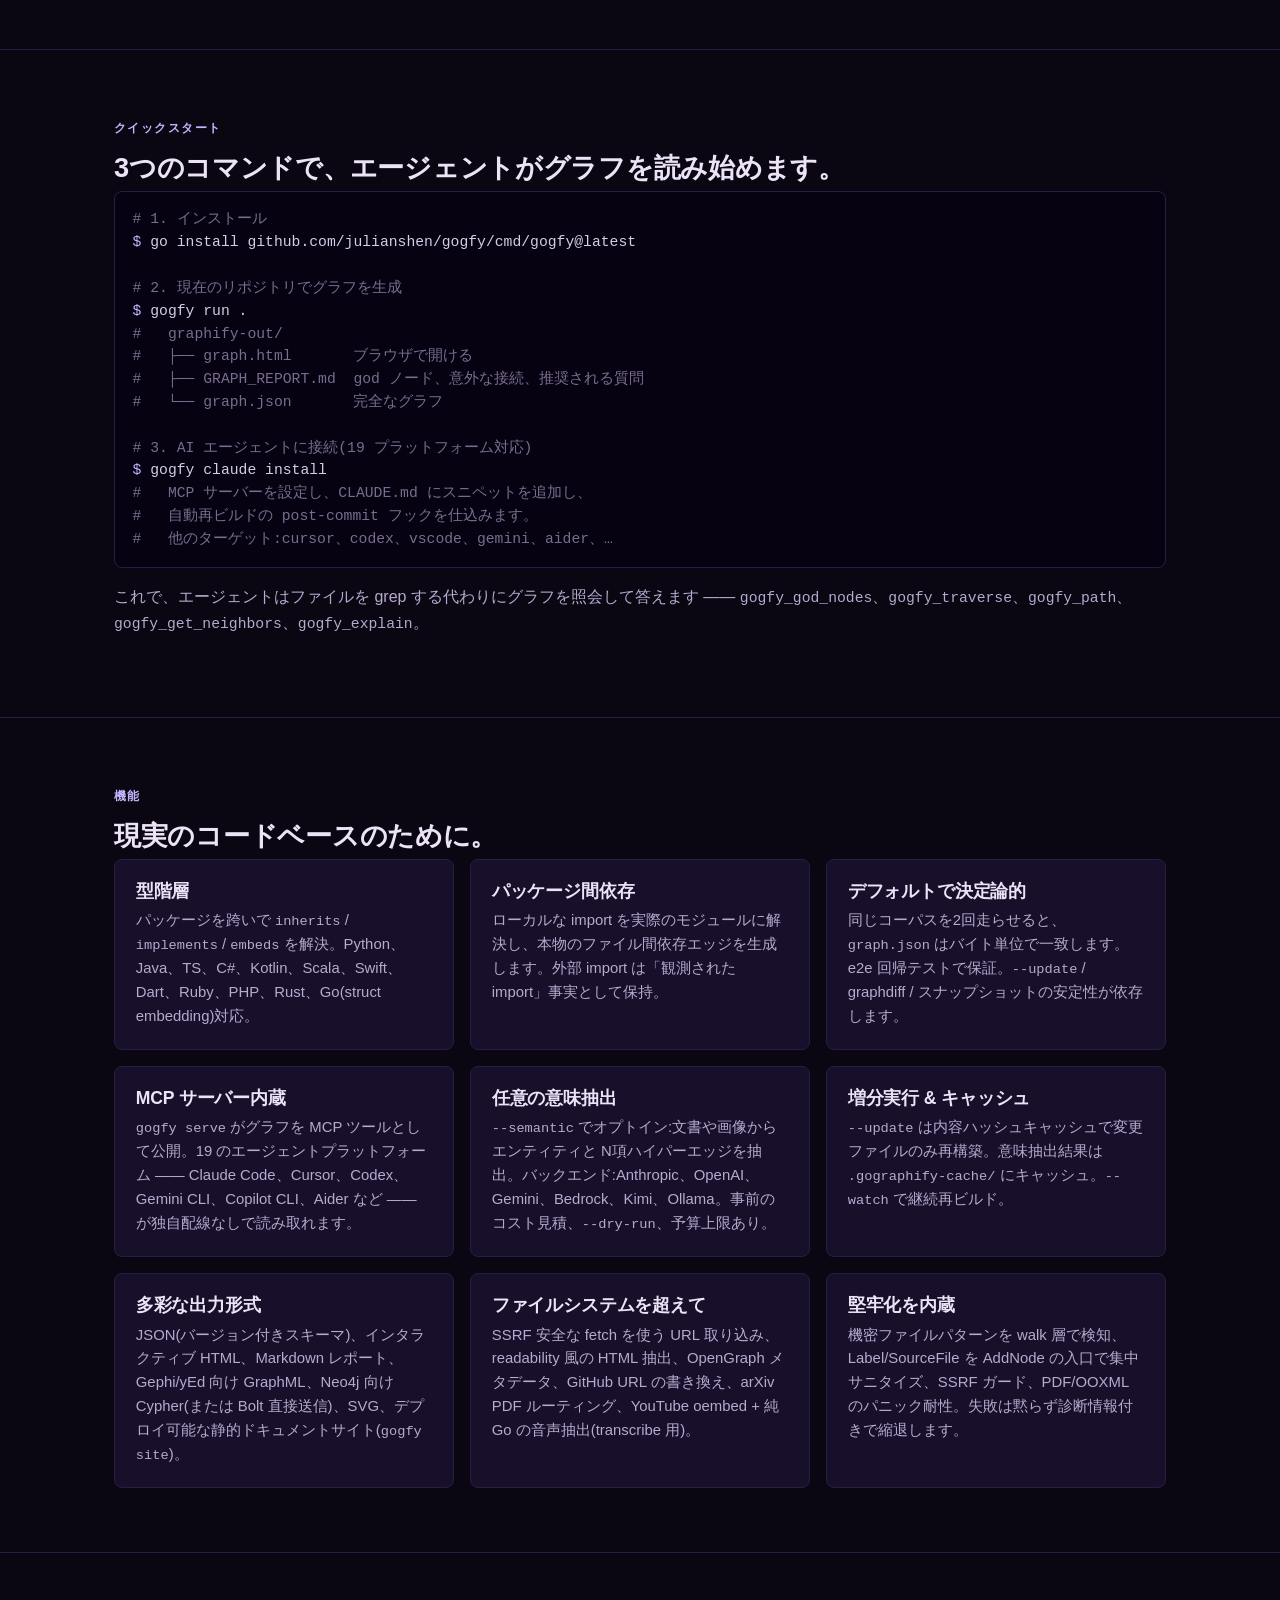
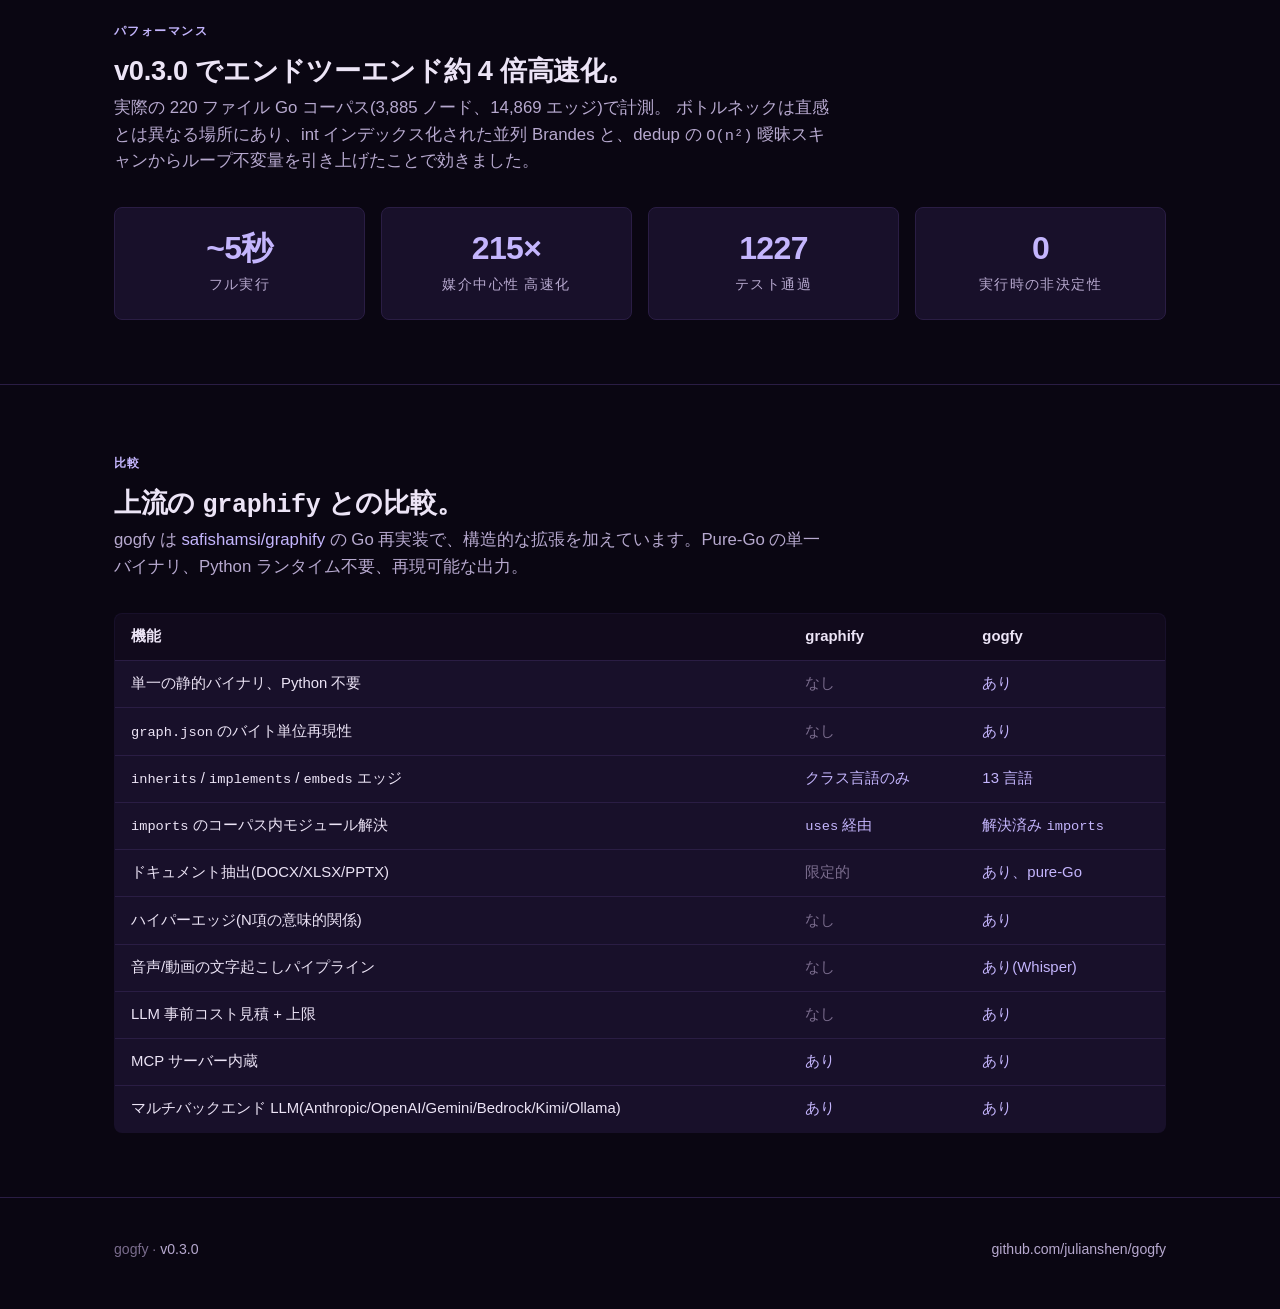
<file: docs/index.ja.html>
<!doctype html>
<html lang="ja">
<head>
<meta charset="utf-8" />
<meta name="viewport" content="width=device-width, initial-scale=1" />
<title>gogfy — コードベースをAIエージェントがナビゲートできる知識グラフへ</title>
<meta name="description" content="gogfy は Go 製のコード知識グラフビルダー。コードはもちろん、ドキュメント・PDF・Webページ・YouTubeまで含めて型付きグラフに変換し、内蔵 MCP サーバーで AI コーディングエージェントに提供します。" />
<meta name="theme-color" content="#0a0612" />
<meta property="og:title" content="gogfy — AIエージェントのためのコード知識グラフ" />
<meta property="og:description" content="Pure-Go、決定論的なコード知識グラフビルダー。28+ 言語対応。型階層と横断的依存を可視化。MCPサーバー内蔵。" />
<meta property="og:type" content="website" />
<link rel="icon" type="image/svg+xml" href="favicon.svg" />
<link rel="stylesheet" href="style.css" />
</head>
<body>

<header class="nav">
  <div class="container">
    <div class="brand">gogfy<span class="dot">.</span></div>
    <div class="nav-right">
      <nav class="nav-links">
        <a href="#what">特徴</a>
        <a href="#pipeline">パイプライン</a>
        <a href="#quickstart">クイックスタート</a>
        <a href="#features">機能</a>
        <a href="#perf">パフォーマンス</a>
        <a href="usage.ja.html">使い方</a>
        <a href="https://github.com/julianshen/gogfy">GitHub</a>
      </nav>
      <div class="lang-switch" aria-label="言語">
        <a href="index.html" hreflang="en">EN</a>
        <a href="index.zh-TW.html" hreflang="zh-Hant">繁中</a>
        <a href="index.ja.html" class="active">日本語</a>
        <a href="index.es.html" hreflang="es">ES</a>
      </div>
    </div>
  </div>
</header>

<section class="hero">
  <div class="container">
    <h1><span class="accent">AIエージェント</span>が<br/>ナビゲートできるコード知識グラフ。</h1>
    <p class="tagline">
      Pure-Go の静的解析ツール。コード本体に加えて、ドキュメント・PDF・Webページ・YouTube まで、
      関数呼び出し、型階層、パッケージ依存、ドキュメント参照、意味的概念 ——
      すべての信号を一つの型付きグラフに統合します。あなたのコーディングエージェントが、
      リポジトリについて答える「前」に読む知識構造です。
    </p>
    <div class="hero-cta">
      <a class="btn primary" href="https://github.com/julianshen/gogfy">GitHubで見る</a>
      <a class="btn" href="https://github.com/julianshen/gogfy/releases">リリース</a>
      <a class="btn" href="usage.ja.html">使い方</a>
    </div>
    <div class="install" title="Goでインストール">
      <span class="prompt">$</span>
      <code>go install github.com/julianshen/gogfy/cmd/gogfy@latest</code>
    </div>
  </div>
</section>

<section id="what">
  <div class="container">
    <span class="eyebrow">何ができるか</span>
    <h2>一つのグラフに、エージェントが必要なすべての信号を。</h2>
    <p class="lead">
      多くのエージェントは grep でリポジトリを彷徨います。gogfy は構造を一度だけ抽出し ——
      呼び出し、型階層、パッケージ依存、ドキュメント参照 —— それを内蔵の MCP サーバーから提供します。
      エージェントはファイルをスキャンする代わりに、「これを呼んでいるのは誰?」とグラフに問い合わせます。
    </p>
    <div class="features" style="margin-top: 1rem;">
      <div class="feature">
        <h3>28+ 言語</h3>
        <p>Go、Python、TS/JS、Java、C/C++、C#、Rust、Kotlin、Scala、Swift、Ruby、PHP、Dart、Lua、Haskell、OCaml、Elixir、Erlang、R、Julia、Zig、Fortran、Bash、Svelte など —— すべて pure-Go tree-sitter 経由。Python も LLM も不要。</p>
      </div>
      <div class="feature">
        <h3>ドキュメントも対象</h3>
        <p>Markdown、HTML、PDF、DOCX、PPTX、XLSX、RST、TOML、YAML —— コメントではなく一級のグラフ情報源として扱います。形式を跨いだグラフがシームレスに合成されます。</p>
      </div>
      <div class="feature">
        <h3>型付きエッジ</h3>
        <p><code>calls</code>、<code>contains</code>、<code>imports</code>(コーパス内モジュールに解決)、<code>inherits</code>、<code>implements</code>、<code>embeds</code>、<code>references</code>、加えて意味抽出による N項ハイパーエッジ。</p>
      </div>
    </div>
  </div>
</section>

<section id="pipeline">
  <div class="container">
    <span class="eyebrow">仕組み</span>
    <h2>8段階のパイプライン、どこでも止められます。</h2>
    <p class="lead">
      各段階は pure-Go・決定論的・独立にテスト可能。
      tree-sitter 以外に cgo なし、Python なし、<code>--semantic</code> でオプトインしない限り LLM 呼び出しもありません。
    </p>
    <div class="pipeline">
      <div class="pipe-stage"><span class="pipe-num">1</span><span class="pipe-name">Detect</span><div class="pipe-note">走査・分類・機密スキップ</div></div>
      <div class="pipe-stage"><span class="pipe-num">2</span><span class="pipe-name">Extract</span><div class="pipe-note">tree-sitter AST → ノード</div></div>
      <div class="pipe-stage"><span class="pipe-num">3</span><span class="pipe-name">Resolve</span><div class="pipe-note">calls、methods、継承、imports</div></div>
      <div class="pipe-stage"><span class="pipe-num">4</span><span class="pipe-name">Dedup</span><div class="pipe-note">完全一致 + 曖昧 + LLM 仲裁</div></div>
      <div class="pipe-stage"><span class="pipe-num">5</span><span class="pipe-name">Cluster</span><div class="pipe-note">決定論的 Louvain</div></div>
      <div class="pipe-stage"><span class="pipe-num">6</span><span class="pipe-name">Analyze</span><div class="pipe-note">god ノード、意外な接続、橋渡し</div></div>
      <div class="pipe-stage"><span class="pipe-num">7</span><span class="pipe-name">Report</span><div class="pipe-note">GRAPH_REPORT.md</div></div>
      <div class="pipe-stage"><span class="pipe-num">8</span><span class="pipe-name">Export</span><div class="pipe-note">JSON / HTML / GraphML / Cypher / SVG</div></div>
    </div>
  </div>
</section>

<section id="quickstart">
  <div class="container">
    <span class="eyebrow">クイックスタート</span>
    <h2>3つのコマンドで、エージェントがグラフを読み始めます。</h2>
<pre><span class="c"># 1. インストール</span>
<span class="k">$</span> go install github.com/julianshen/gogfy/cmd/gogfy@latest

<span class="c"># 2. 現在のリポジトリでグラフを生成</span>
<span class="k">$</span> gogfy run .
<span class="c">#   graphify-out/
#   ├── graph.html       ブラウザで開ける
#   ├── GRAPH_REPORT.md  god ノード、意外な接続、推奨される質問
#   └── graph.json       完全なグラフ</span>

<span class="c"># 3. AI エージェントに接続(19 プラットフォーム対応)</span>
<span class="k">$</span> gogfy claude install
<span class="c">#   MCP サーバーを設定し、CLAUDE.md にスニペットを追加し、
#   自動再ビルドの post-commit フックを仕込みます。
#   他のターゲット:cursor、codex、vscode、gemini、aider、…</span></pre>
    <p>これで、エージェントはファイルを grep する代わりにグラフを照会して答えます —— <code>gogfy_god_nodes</code>、<code>gogfy_traverse</code>、<code>gogfy_path</code>、<code>gogfy_get_neighbors</code>、<code>gogfy_explain</code>。</p>
  </div>
</section>

<section id="features">
  <div class="container">
    <span class="eyebrow">機能</span>
    <h2>現実のコードベースのために。</h2>
    <div class="features">
      <div class="feature">
        <h3>型階層</h3>
        <p>パッケージを跨いで <code>inherits</code> / <code>implements</code> / <code>embeds</code> を解決。Python、Java、TS、C#、Kotlin、Scala、Swift、Dart、Ruby、PHP、Rust、Go(struct embedding)対応。</p>
      </div>
      <div class="feature">
        <h3>パッケージ間依存</h3>
        <p>ローカルな import を実際のモジュールに解決し、本物のファイル間依存エッジを生成します。外部 import は「観測された import」事実として保持。</p>
      </div>
      <div class="feature">
        <h3>デフォルトで決定論的</h3>
        <p>同じコーパスを2回走らせると、<code>graph.json</code> はバイト単位で一致します。e2e 回帰テストで保証。<code>--update</code> / graphdiff / スナップショットの安定性が依存します。</p>
      </div>
      <div class="feature">
        <h3>MCP サーバー内蔵</h3>
        <p><code>gogfy serve</code> がグラフを MCP ツールとして公開。19 のエージェントプラットフォーム —— Claude Code、Cursor、Codex、Gemini CLI、Copilot CLI、Aider など —— が独自配線なしで読み取れます。</p>
      </div>
      <div class="feature">
        <h3>任意の意味抽出</h3>
        <p><code>--semantic</code> でオプトイン:文書や画像からエンティティと N項ハイパーエッジを抽出。バックエンド:Anthropic、OpenAI、Gemini、Bedrock、Kimi、Ollama。事前のコスト見積、<code>--dry-run</code>、予算上限あり。</p>
      </div>
      <div class="feature">
        <h3>増分実行 & キャッシュ</h3>
        <p><code>--update</code> は内容ハッシュキャッシュで変更ファイルのみ再構築。意味抽出結果は <code>.gographify-cache/</code> にキャッシュ。<code>--watch</code> で継続再ビルド。</p>
      </div>
      <div class="feature">
        <h3>多彩な出力形式</h3>
        <p>JSON(バージョン付きスキーマ)、インタラクティブ HTML、Markdown レポート、Gephi/yEd 向け GraphML、Neo4j 向け Cypher(または Bolt 直接送信)、SVG、デプロイ可能な静的ドキュメントサイト(<code>gogfy site</code>)。</p>
      </div>
      <div class="feature">
        <h3>ファイルシステムを超えて</h3>
        <p>SSRF 安全な fetch を使う URL 取り込み、readability 風の HTML 抽出、OpenGraph メタデータ、GitHub URL の書き換え、arXiv PDF ルーティング、YouTube oembed + 純 Go の音声抽出(transcribe 用)。</p>
      </div>
      <div class="feature">
        <h3>堅牢化を内蔵</h3>
        <p>機密ファイルパターンを walk 層で検知、Label/SourceFile を AddNode の入口で集中サニタイズ、SSRF ガード、PDF/OOXML のパニック耐性。失敗は黙らず診断情報付きで縮退します。</p>
      </div>
    </div>
  </div>
</section>

<section id="perf">
  <div class="container">
    <span class="eyebrow">パフォーマンス</span>
    <h2>v0.3.0 でエンドツーエンド約 4 倍高速化。</h2>
    <p class="lead">
      実際の 220 ファイル Go コーパス(3,885 ノード、14,869 エッジ)で計測。
      ボトルネックは直感とは異なる場所にあり、int インデックス化された並列 Brandes と、dedup の <code>O(n²)</code> 曖昧スキャンからループ不変量を引き上げたことで効きました。
    </p>
    <div class="numbers">
      <div class="number"><span class="big">~5秒</span><span class="label">フル実行</span></div>
      <div class="number"><span class="big">215×</span><span class="label">媒介中心性 高速化</span></div>
      <div class="number"><span class="big">1227</span><span class="label">テスト通過</span></div>
      <div class="number"><span class="big">0</span><span class="label">実行時の非決定性</span></div>
    </div>
  </div>
</section>

<section id="vs">
  <div class="container">
    <span class="eyebrow">比較</span>
    <h2>上流の <code>graphify</code> との比較。</h2>
    <p class="lead">gogfy は <a href="https://github.com/safishamsi/graphify">safishamsi/graphify</a> の Go 再実装で、構造的な拡張を加えています。Pure-Go の単一バイナリ、Python ランタイム不要、再現可能な出力。</p>
    <table class="cmp">
      <thead>
        <tr><th>機能</th><th>graphify</th><th>gogfy</th></tr>
      </thead>
      <tbody>
        <tr><td>単一の静的バイナリ、Python 不要</td><td class="no">なし</td><td class="yes">あり</td></tr>
        <tr><td><code>graph.json</code> のバイト単位再現性</td><td class="no">なし</td><td class="yes">あり</td></tr>
        <tr><td><code>inherits</code> / <code>implements</code> / <code>embeds</code> エッジ</td><td class="yes">クラス言語のみ</td><td class="yes">13 言語</td></tr>
        <tr><td><code>imports</code> のコーパス内モジュール解決</td><td class="yes"><code>uses</code> 経由</td><td class="yes">解決済み <code>imports</code></td></tr>
        <tr><td>ドキュメント抽出(DOCX/XLSX/PPTX)</td><td class="no">限定的</td><td class="yes">あり、pure-Go</td></tr>
        <tr><td>ハイパーエッジ(N項の意味的関係)</td><td class="no">なし</td><td class="yes">あり</td></tr>
        <tr><td>音声/動画の文字起こしパイプライン</td><td class="no">なし</td><td class="yes">あり(Whisper)</td></tr>
        <tr><td>LLM 事前コスト見積 + 上限</td><td class="no">なし</td><td class="yes">あり</td></tr>
        <tr><td>MCP サーバー内蔵</td><td class="yes">あり</td><td class="yes">あり</td></tr>
        <tr><td>マルチバックエンド LLM(Anthropic/OpenAI/Gemini/Bedrock/Kimi/Ollama)</td><td class="yes">あり</td><td class="yes">あり</td></tr>
      </tbody>
    </table>
  </div>
</section>

<footer>
  <div class="container">
    <div>
      gogfy &middot; <a href="https://github.com/julianshen/gogfy/releases/tag/v0.3.0">v0.3.0</a>
    </div>
    <div>
      <a href="https://github.com/julianshen/gogfy">github.com/julianshen/gogfy</a>
    </div>
  </div>
</footer>

</body>
</html>
</file>
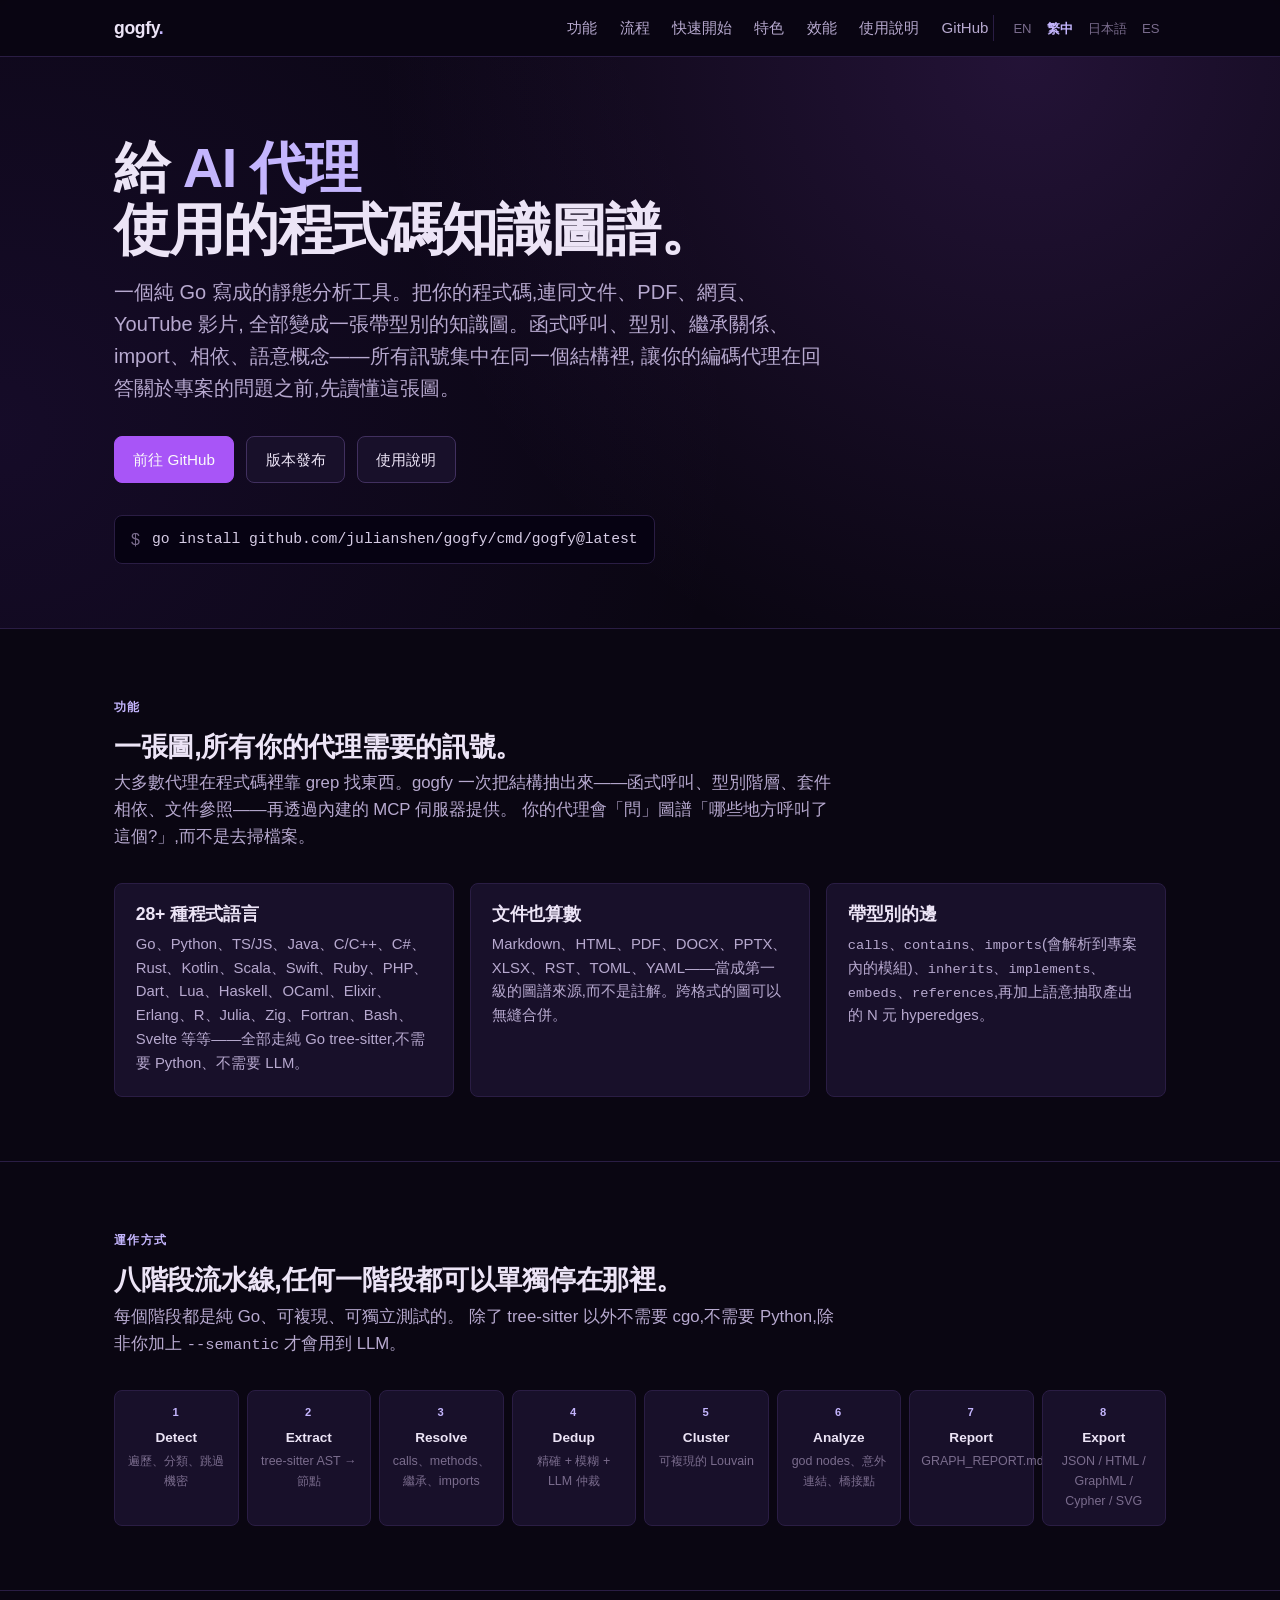
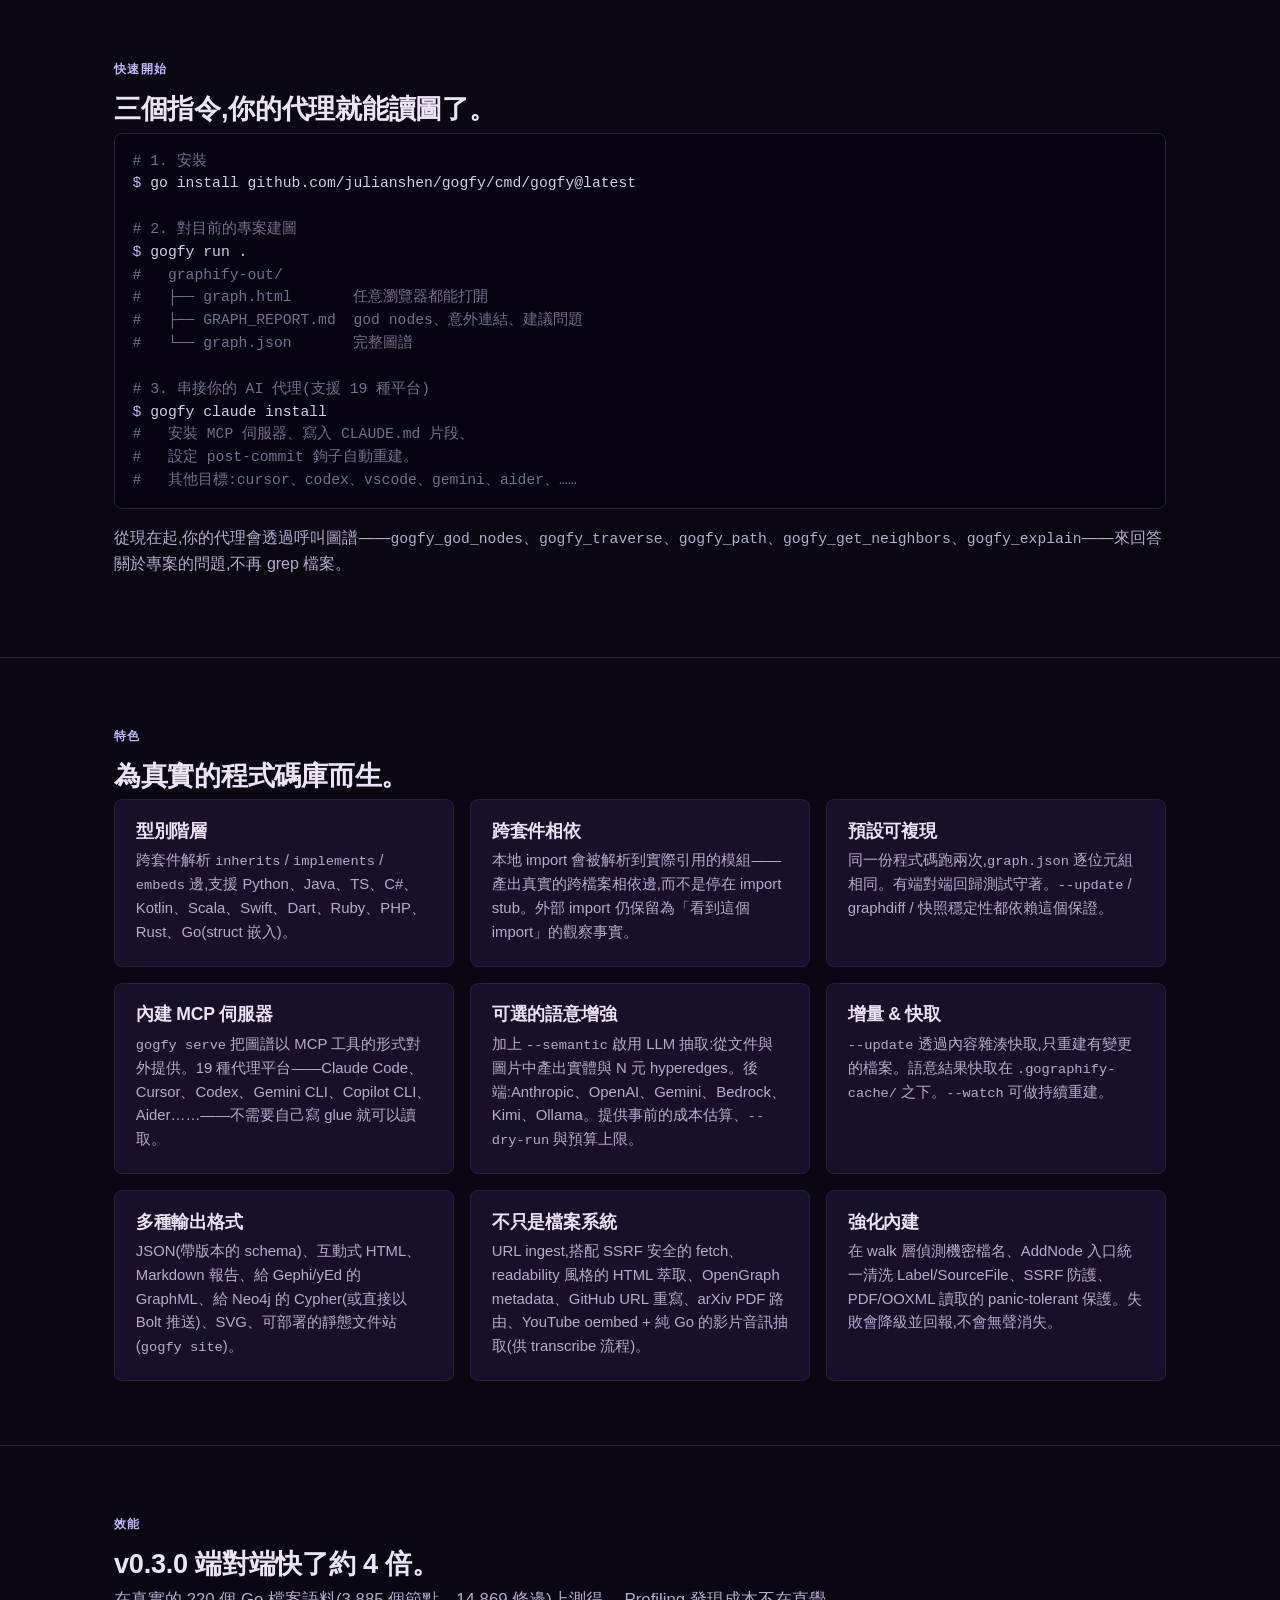
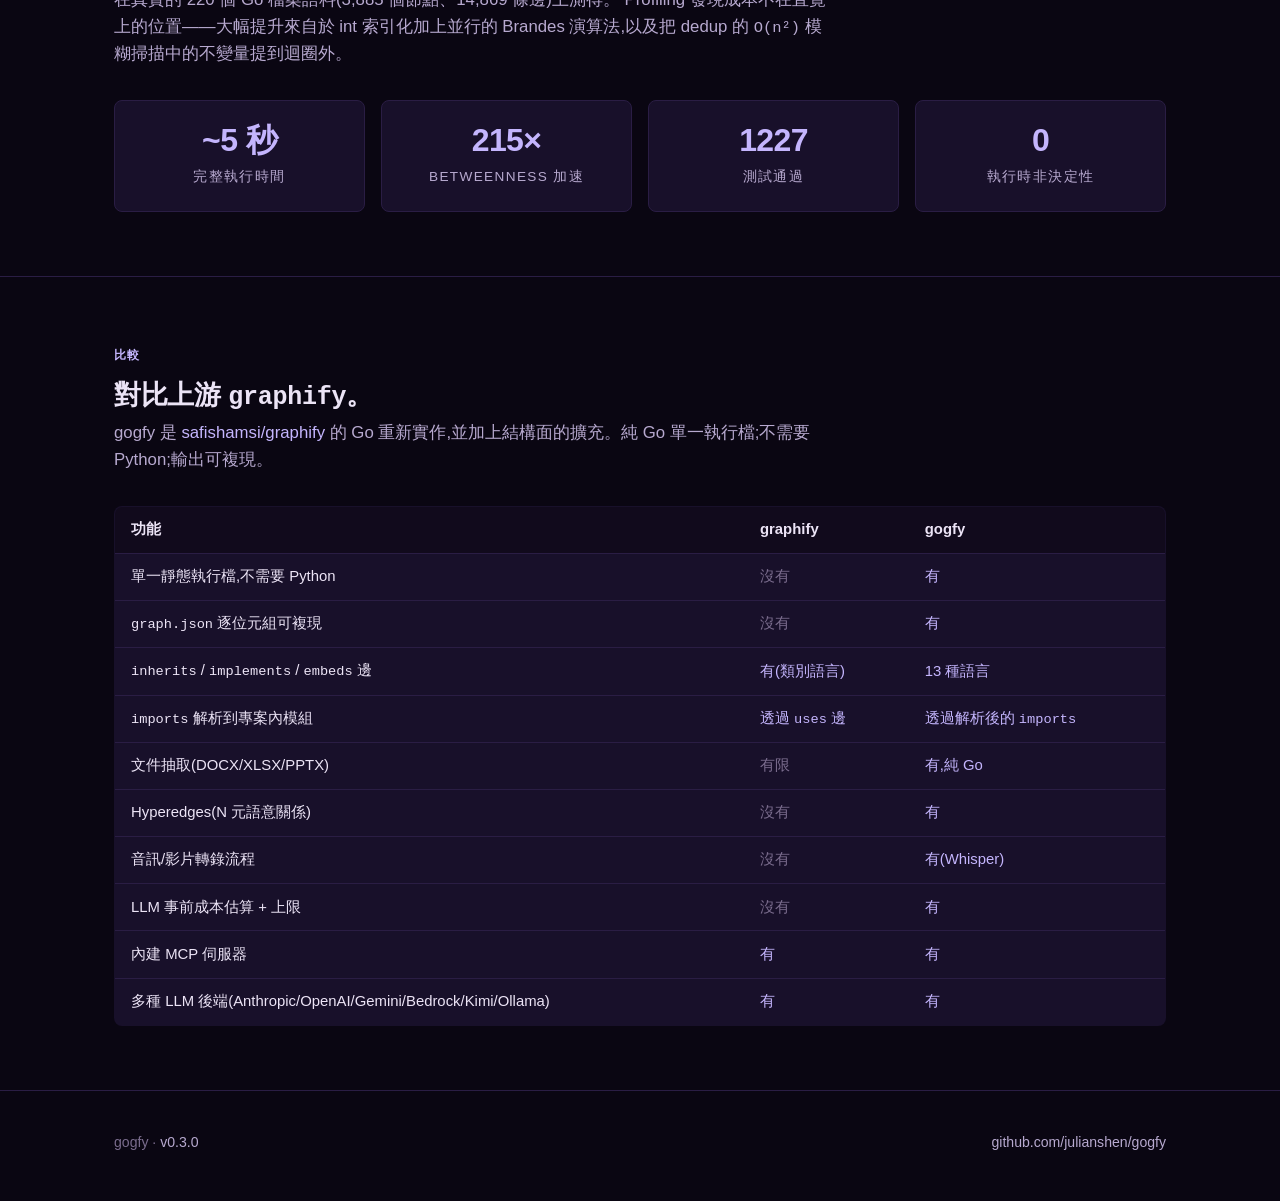
<file: docs/index.zh-TW.html>
<!doctype html>
<html lang="zh-Hant">
<head>
<meta charset="utf-8" />
<meta name="viewport" content="width=device-width, initial-scale=1" />
<title>gogfy — 把你的程式碼變成 AI 代理可以瀏覽的知識圖譜</title>
<meta name="description" content="gogfy 是一個用 Go 撰寫的程式碼知識圖譜建構器。把你的程式碼(以及文件、PDF、網頁、YouTube 影片)轉成一張帶型別的圖,讓你的 AI 編碼代理透過 MCP 直接查詢。" />
<meta name="theme-color" content="#0a0612" />
<meta property="og:title" content="gogfy — 給 AI 代理使用的程式碼知識圖譜" />
<meta property="og:description" content="純 Go、可複現結果的程式碼知識圖譜建構器。支援 28+ 種語言,內建 MCP 伺服器,可呈現型別繼承關係與跨套件相依。" />
<meta property="og:type" content="website" />
<link rel="icon" type="image/svg+xml" href="favicon.svg" />
<link rel="stylesheet" href="style.css" />
</head>
<body>

<header class="nav">
  <div class="container">
    <div class="brand">gogfy<span class="dot">.</span></div>
    <div class="nav-right">
      <nav class="nav-links">
        <a href="#what">功能</a>
        <a href="#pipeline">流程</a>
        <a href="#quickstart">快速開始</a>
        <a href="#features">特色</a>
        <a href="#perf">效能</a>
        <a href="usage.zh-TW.html">使用說明</a>
        <a href="https://github.com/julianshen/gogfy">GitHub</a>
      </nav>
      <div class="lang-switch" aria-label="語言">
        <a href="index.html" hreflang="en">EN</a>
        <a href="index.zh-TW.html" class="active">繁中</a>
        <a href="index.ja.html" hreflang="ja">日本語</a>
        <a href="index.es.html" hreflang="es">ES</a>
      </div>
    </div>
  </div>
</header>

<section class="hero">
  <div class="container">
    <h1>給 <span class="accent">AI 代理</span><br/>使用的程式碼知識圖譜。</h1>
    <p class="tagline">
      一個純 Go 寫成的靜態分析工具。把你的程式碼,連同文件、PDF、網頁、YouTube 影片,
      全部變成一張帶型別的知識圖。函式呼叫、型別、繼承關係、import、相依、語意概念——所有訊號集中在同一個結構裡,
      讓你的編碼代理在回答關於專案的問題之前,先讀懂這張圖。
    </p>
    <div class="hero-cta">
      <a class="btn primary" href="https://github.com/julianshen/gogfy">前往 GitHub</a>
      <a class="btn" href="https://github.com/julianshen/gogfy/releases">版本發布</a>
      <a class="btn" href="usage.zh-TW.html">使用說明</a>
    </div>
    <div class="install" title="以 Go 安裝">
      <span class="prompt">$</span>
      <code>go install github.com/julianshen/gogfy/cmd/gogfy@latest</code>
    </div>
  </div>
</section>

<section id="what">
  <div class="container">
    <span class="eyebrow">功能</span>
    <h2>一張圖,所有你的代理需要的訊號。</h2>
    <p class="lead">
      大多數代理在程式碼裡靠 grep 找東西。gogfy 一次把結構抽出來——函式呼叫、型別階層、套件相依、文件參照——再透過內建的 MCP 伺服器提供。
      你的代理會「問」圖譜「哪些地方呼叫了這個?」,而不是去掃檔案。
    </p>
    <div class="features" style="margin-top: 1rem;">
      <div class="feature">
        <h3>28+ 種程式語言</h3>
        <p>Go、Python、TS/JS、Java、C/C++、C#、Rust、Kotlin、Scala、Swift、Ruby、PHP、Dart、Lua、Haskell、OCaml、Elixir、Erlang、R、Julia、Zig、Fortran、Bash、Svelte 等等——全部走純 Go tree-sitter,不需要 Python、不需要 LLM。</p>
      </div>
      <div class="feature">
        <h3>文件也算數</h3>
        <p>Markdown、HTML、PDF、DOCX、PPTX、XLSX、RST、TOML、YAML——當成第一級的圖譜來源,而不是註解。跨格式的圖可以無縫合併。</p>
      </div>
      <div class="feature">
        <h3>帶型別的邊</h3>
        <p><code>calls</code>、<code>contains</code>、<code>imports</code>(會解析到專案內的模組)、<code>inherits</code>、<code>implements</code>、<code>embeds</code>、<code>references</code>,再加上語意抽取產出的 N 元 hyperedges。</p>
      </div>
    </div>
  </div>
</section>

<section id="pipeline">
  <div class="container">
    <span class="eyebrow">運作方式</span>
    <h2>八階段流水線,任何一階段都可以單獨停在那裡。</h2>
    <p class="lead">
      每個階段都是純 Go、可複現、可獨立測試的。
      除了 tree-sitter 以外不需要 cgo,不需要 Python,除非你加上 <code>--semantic</code> 才會用到 LLM。
    </p>
    <div class="pipeline">
      <div class="pipe-stage"><span class="pipe-num">1</span><span class="pipe-name">Detect</span><div class="pipe-note">遍歷、分類、跳過機密</div></div>
      <div class="pipe-stage"><span class="pipe-num">2</span><span class="pipe-name">Extract</span><div class="pipe-note">tree-sitter AST → 節點</div></div>
      <div class="pipe-stage"><span class="pipe-num">3</span><span class="pipe-name">Resolve</span><div class="pipe-note">calls、methods、繼承、imports</div></div>
      <div class="pipe-stage"><span class="pipe-num">4</span><span class="pipe-name">Dedup</span><div class="pipe-note">精確 + 模糊 + LLM 仲裁</div></div>
      <div class="pipe-stage"><span class="pipe-num">5</span><span class="pipe-name">Cluster</span><div class="pipe-note">可複現的 Louvain</div></div>
      <div class="pipe-stage"><span class="pipe-num">6</span><span class="pipe-name">Analyze</span><div class="pipe-note">god nodes、意外連結、橋接點</div></div>
      <div class="pipe-stage"><span class="pipe-num">7</span><span class="pipe-name">Report</span><div class="pipe-note">GRAPH_REPORT.md</div></div>
      <div class="pipe-stage"><span class="pipe-num">8</span><span class="pipe-name">Export</span><div class="pipe-note">JSON / HTML / GraphML / Cypher / SVG</div></div>
    </div>
  </div>
</section>

<section id="quickstart">
  <div class="container">
    <span class="eyebrow">快速開始</span>
    <h2>三個指令,你的代理就能讀圖了。</h2>
<pre><span class="c"># 1. 安裝</span>
<span class="k">$</span> go install github.com/julianshen/gogfy/cmd/gogfy@latest

<span class="c"># 2. 對目前的專案建圖</span>
<span class="k">$</span> gogfy run .
<span class="c">#   graphify-out/
#   ├── graph.html       任意瀏覽器都能打開
#   ├── GRAPH_REPORT.md  god nodes、意外連結、建議問題
#   └── graph.json       完整圖譜</span>

<span class="c"># 3. 串接你的 AI 代理(支援 19 種平台)</span>
<span class="k">$</span> gogfy claude install
<span class="c">#   安裝 MCP 伺服器、寫入 CLAUDE.md 片段、
#   設定 post-commit 鉤子自動重建。
#   其他目標:cursor、codex、vscode、gemini、aider、……</span></pre>
    <p>從現在起,你的代理會透過呼叫圖譜——<code>gogfy_god_nodes</code>、<code>gogfy_traverse</code>、<code>gogfy_path</code>、<code>gogfy_get_neighbors</code>、<code>gogfy_explain</code>——來回答關於專案的問題,不再 grep 檔案。</p>
  </div>
</section>

<section id="features">
  <div class="container">
    <span class="eyebrow">特色</span>
    <h2>為真實的程式碼庫而生。</h2>
    <div class="features">
      <div class="feature">
        <h3>型別階層</h3>
        <p>跨套件解析 <code>inherits</code> / <code>implements</code> / <code>embeds</code> 邊,支援 Python、Java、TS、C#、Kotlin、Scala、Swift、Dart、Ruby、PHP、Rust、Go(struct 嵌入)。</p>
      </div>
      <div class="feature">
        <h3>跨套件相依</h3>
        <p>本地 import 會被解析到實際引用的模組——產出真實的跨檔案相依邊,而不是停在 import stub。外部 import 仍保留為「看到這個 import」的觀察事實。</p>
      </div>
      <div class="feature">
        <h3>預設可複現</h3>
        <p>同一份程式碼跑兩次,<code>graph.json</code> 逐位元組相同。有端對端回歸測試守著。<code>--update</code> / graphdiff / 快照穩定性都依賴這個保證。</p>
      </div>
      <div class="feature">
        <h3>內建 MCP 伺服器</h3>
        <p><code>gogfy serve</code> 把圖譜以 MCP 工具的形式對外提供。19 種代理平台——Claude Code、Cursor、Codex、Gemini CLI、Copilot CLI、Aider……——不需要自己寫 glue 就可以讀取。</p>
      </div>
      <div class="feature">
        <h3>可選的語意增強</h3>
        <p>加上 <code>--semantic</code> 啟用 LLM 抽取:從文件與圖片中產出實體與 N 元 hyperedges。後端:Anthropic、OpenAI、Gemini、Bedrock、Kimi、Ollama。提供事前的成本估算、<code>--dry-run</code> 與預算上限。</p>
      </div>
      <div class="feature">
        <h3>增量 & 快取</h3>
        <p><code>--update</code> 透過內容雜湊快取,只重建有變更的檔案。語意結果快取在 <code>.gographify-cache/</code> 之下。<code>--watch</code> 可做持續重建。</p>
      </div>
      <div class="feature">
        <h3>多種輸出格式</h3>
        <p>JSON(帶版本的 schema)、互動式 HTML、Markdown 報告、給 Gephi/yEd 的 GraphML、給 Neo4j 的 Cypher(或直接以 Bolt 推送)、SVG、可部署的靜態文件站(<code>gogfy site</code>)。</p>
      </div>
      <div class="feature">
        <h3>不只是檔案系統</h3>
        <p>URL ingest,搭配 SSRF 安全的 fetch、readability 風格的 HTML 萃取、OpenGraph metadata、GitHub URL 重寫、arXiv PDF 路由、YouTube oembed + 純 Go 的影片音訊抽取(供 transcribe 流程)。</p>
      </div>
      <div class="feature">
        <h3>強化內建</h3>
        <p>在 walk 層偵測機密檔名、AddNode 入口統一清洗 Label/SourceFile、SSRF 防護、PDF/OOXML 讀取的 panic-tolerant 保護。失敗會降級並回報,不會無聲消失。</p>
      </div>
    </div>
  </div>
</section>

<section id="perf">
  <div class="container">
    <span class="eyebrow">效能</span>
    <h2>v0.3.0 端對端快了約 4 倍。</h2>
    <p class="lead">
      在真實的 220 個 Go 檔案語料(3,885 個節點、14,869 條邊)上測得。
      Profiling 發現成本不在直覺上的位置——大幅提升來自於 int 索引化加上並行的 Brandes 演算法,以及把 dedup 的 <code>O(n²)</code> 模糊掃描中的不變量提到迴圈外。
    </p>
    <div class="numbers">
      <div class="number"><span class="big">~5 秒</span><span class="label">完整執行時間</span></div>
      <div class="number"><span class="big">215×</span><span class="label">betweenness 加速</span></div>
      <div class="number"><span class="big">1227</span><span class="label">測試通過</span></div>
      <div class="number"><span class="big">0</span><span class="label">執行時非決定性</span></div>
    </div>
  </div>
</section>

<section id="vs">
  <div class="container">
    <span class="eyebrow">比較</span>
    <h2>對比上游 <code>graphify</code>。</h2>
    <p class="lead">gogfy 是 <a href="https://github.com/safishamsi/graphify">safishamsi/graphify</a> 的 Go 重新實作,並加上結構面的擴充。純 Go 單一執行檔;不需要 Python;輸出可複現。</p>
    <table class="cmp">
      <thead>
        <tr><th>功能</th><th>graphify</th><th>gogfy</th></tr>
      </thead>
      <tbody>
        <tr><td>單一靜態執行檔,不需要 Python</td><td class="no">沒有</td><td class="yes">有</td></tr>
        <tr><td><code>graph.json</code> 逐位元組可複現</td><td class="no">沒有</td><td class="yes">有</td></tr>
        <tr><td><code>inherits</code> / <code>implements</code> / <code>embeds</code> 邊</td><td class="yes">有(類別語言)</td><td class="yes">13 種語言</td></tr>
        <tr><td><code>imports</code> 解析到專案內模組</td><td class="yes">透過 <code>uses</code> 邊</td><td class="yes">透過解析後的 <code>imports</code></td></tr>
        <tr><td>文件抽取(DOCX/XLSX/PPTX)</td><td class="no">有限</td><td class="yes">有,純 Go</td></tr>
        <tr><td>Hyperedges(N 元語意關係)</td><td class="no">沒有</td><td class="yes">有</td></tr>
        <tr><td>音訊/影片轉錄流程</td><td class="no">沒有</td><td class="yes">有(Whisper)</td></tr>
        <tr><td>LLM 事前成本估算 + 上限</td><td class="no">沒有</td><td class="yes">有</td></tr>
        <tr><td>內建 MCP 伺服器</td><td class="yes">有</td><td class="yes">有</td></tr>
        <tr><td>多種 LLM 後端(Anthropic/OpenAI/Gemini/Bedrock/Kimi/Ollama)</td><td class="yes">有</td><td class="yes">有</td></tr>
      </tbody>
    </table>
  </div>
</section>

<footer>
  <div class="container">
    <div>
      gogfy &middot; <a href="https://github.com/julianshen/gogfy/releases/tag/v0.3.0">v0.3.0</a>
    </div>
    <div>
      <a href="https://github.com/julianshen/gogfy">github.com/julianshen/gogfy</a>
    </div>
  </div>
</footer>

</body>
</html>
</file>
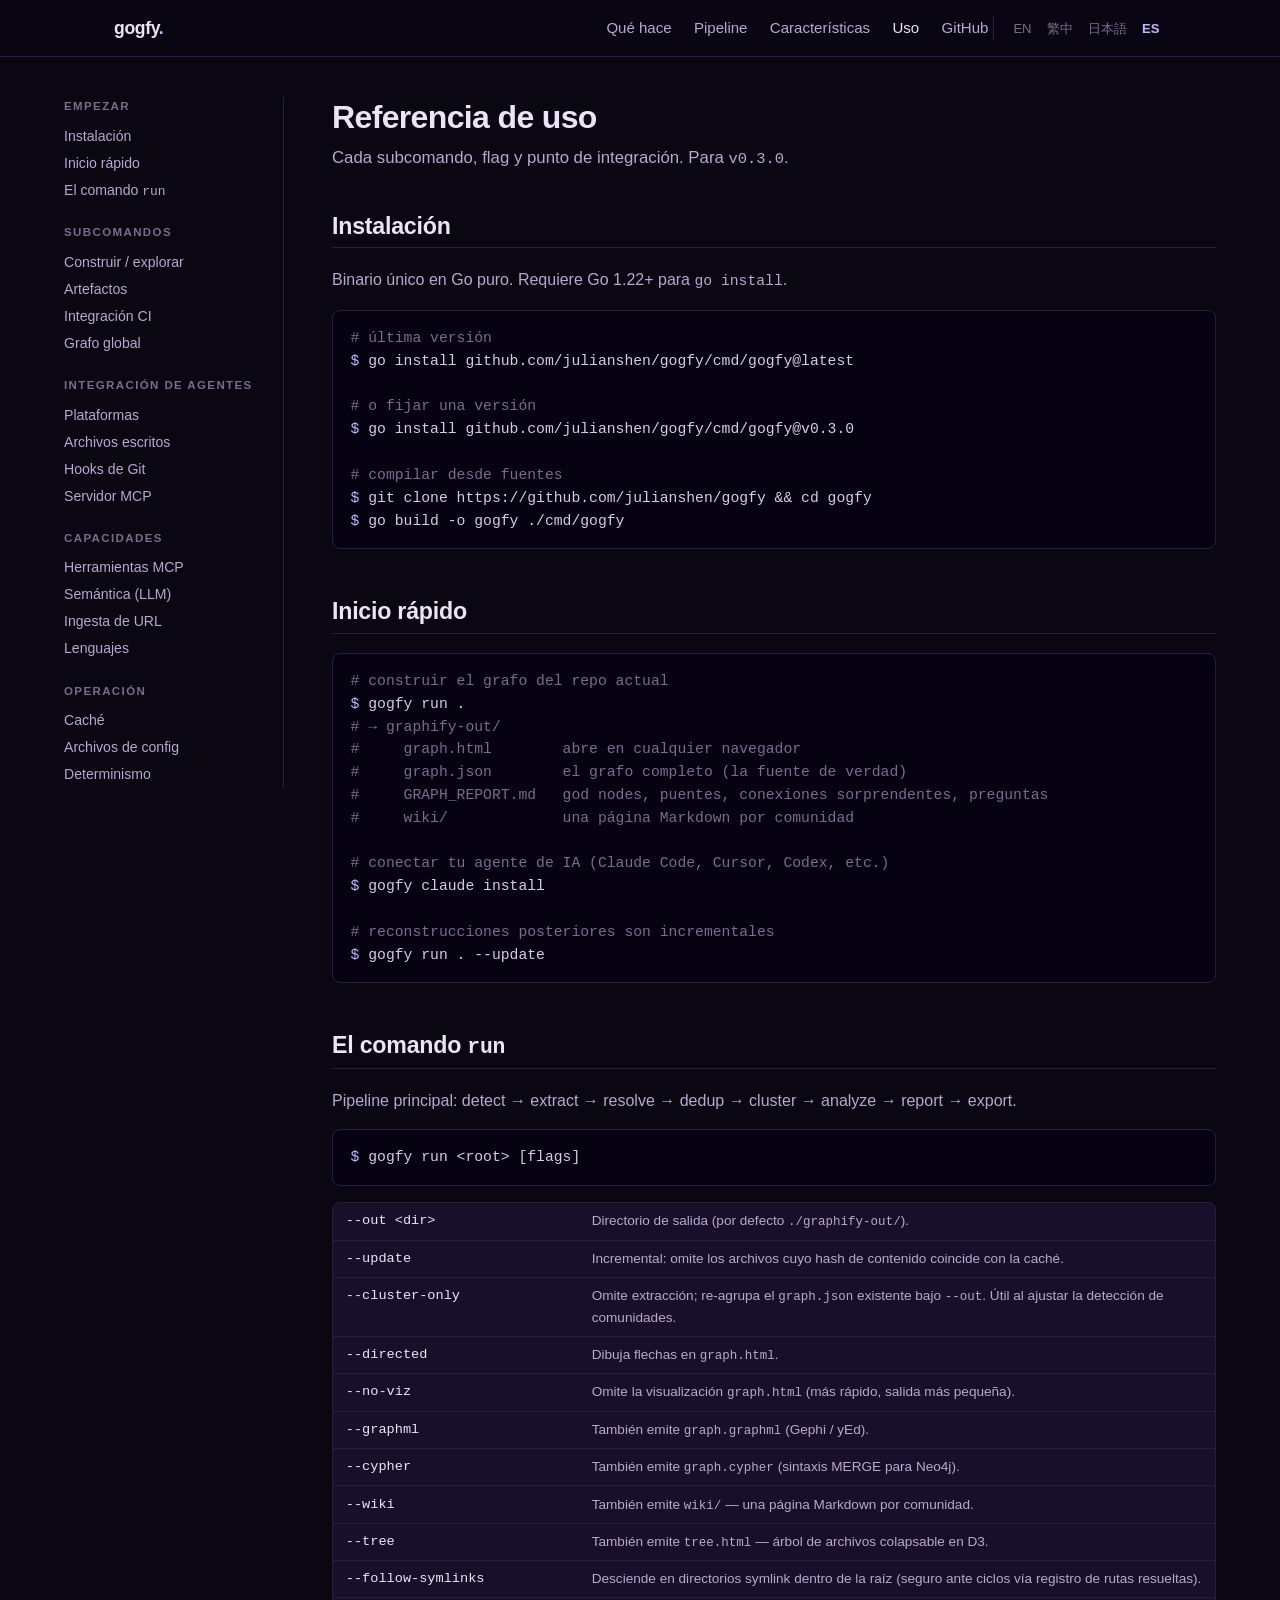
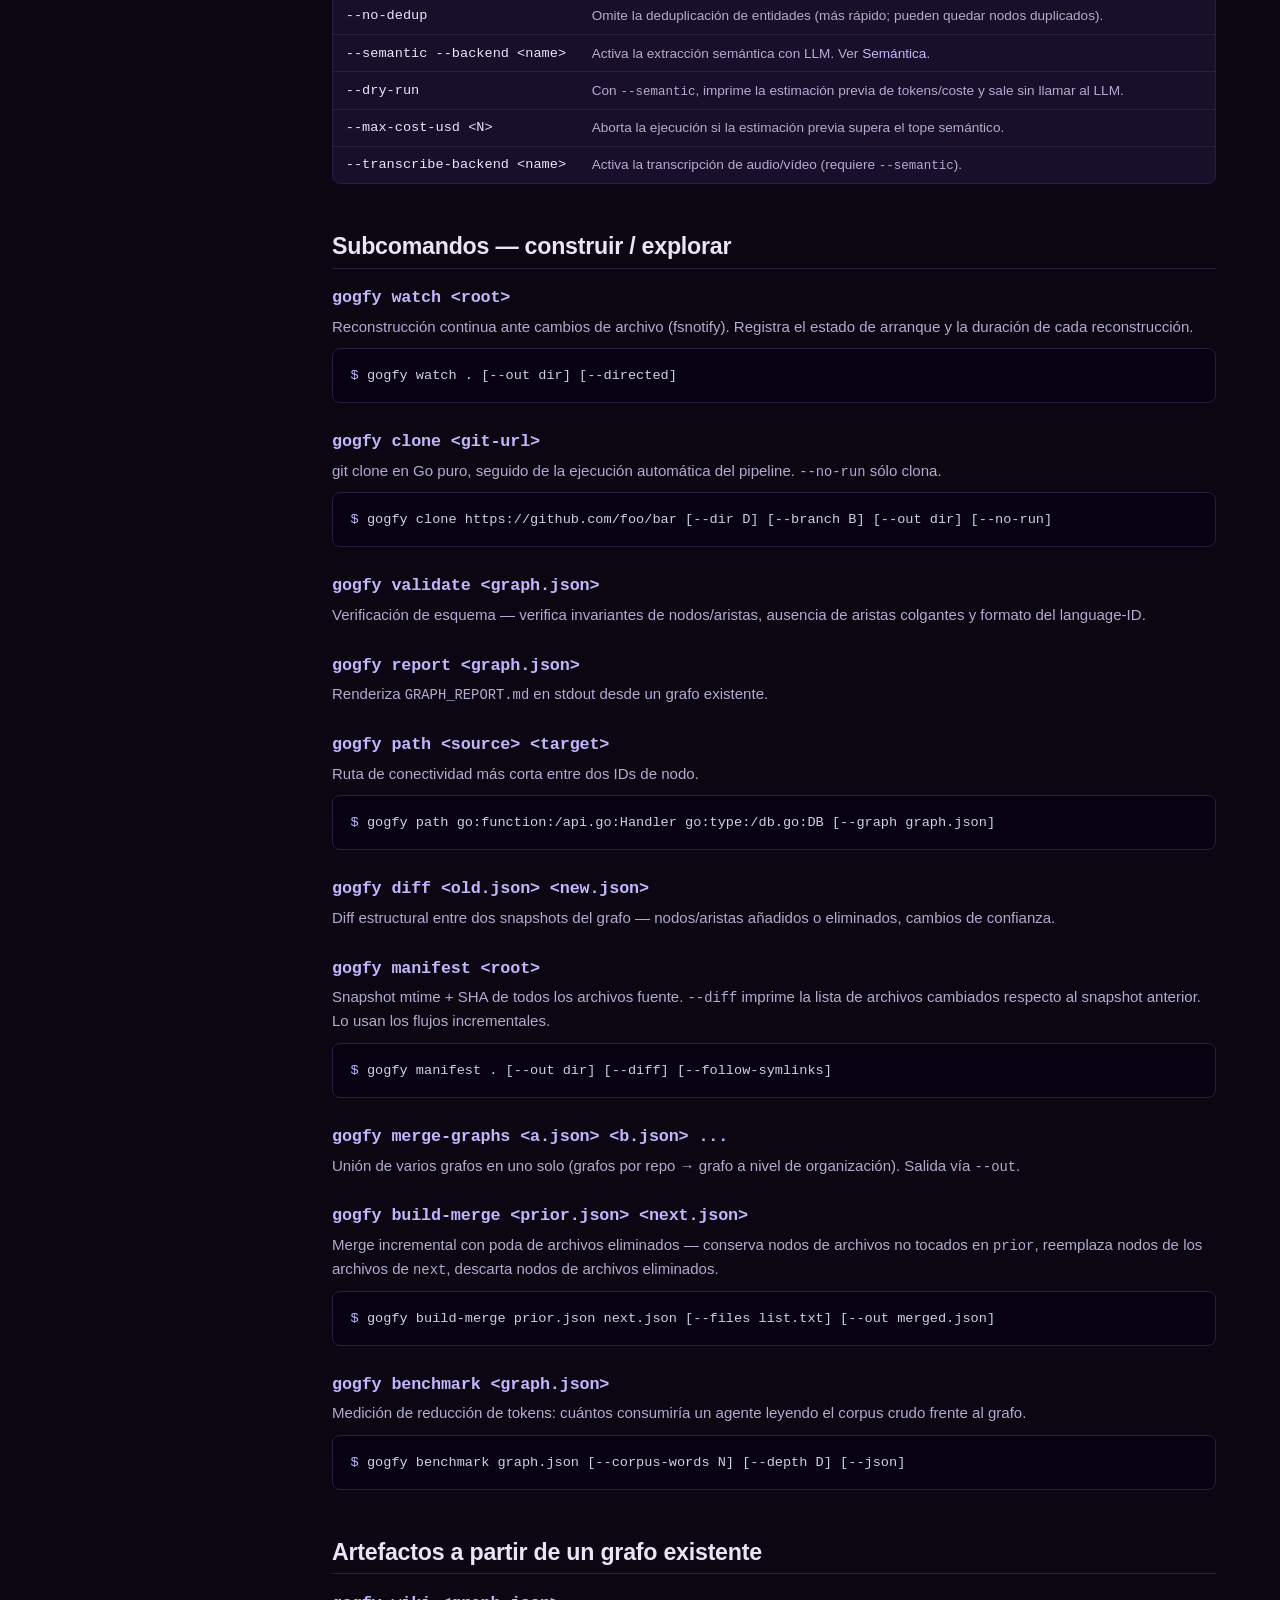
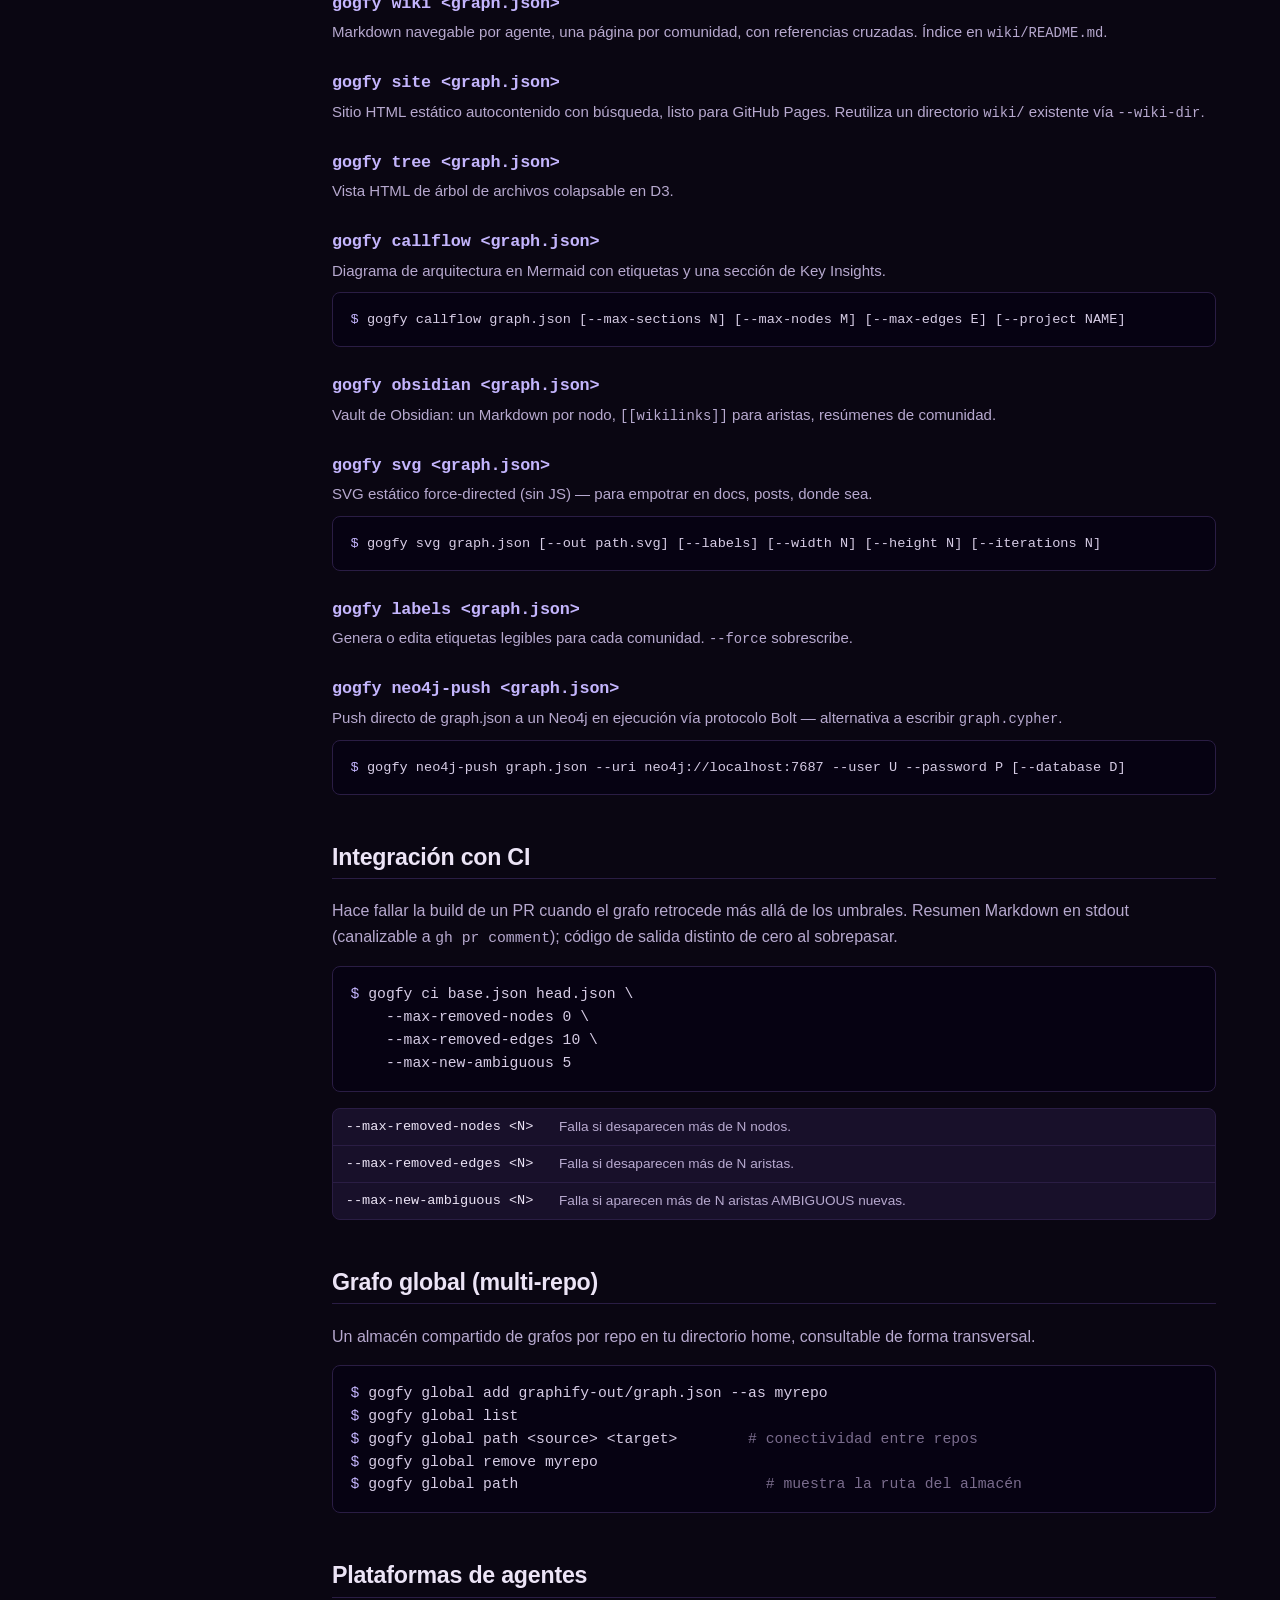
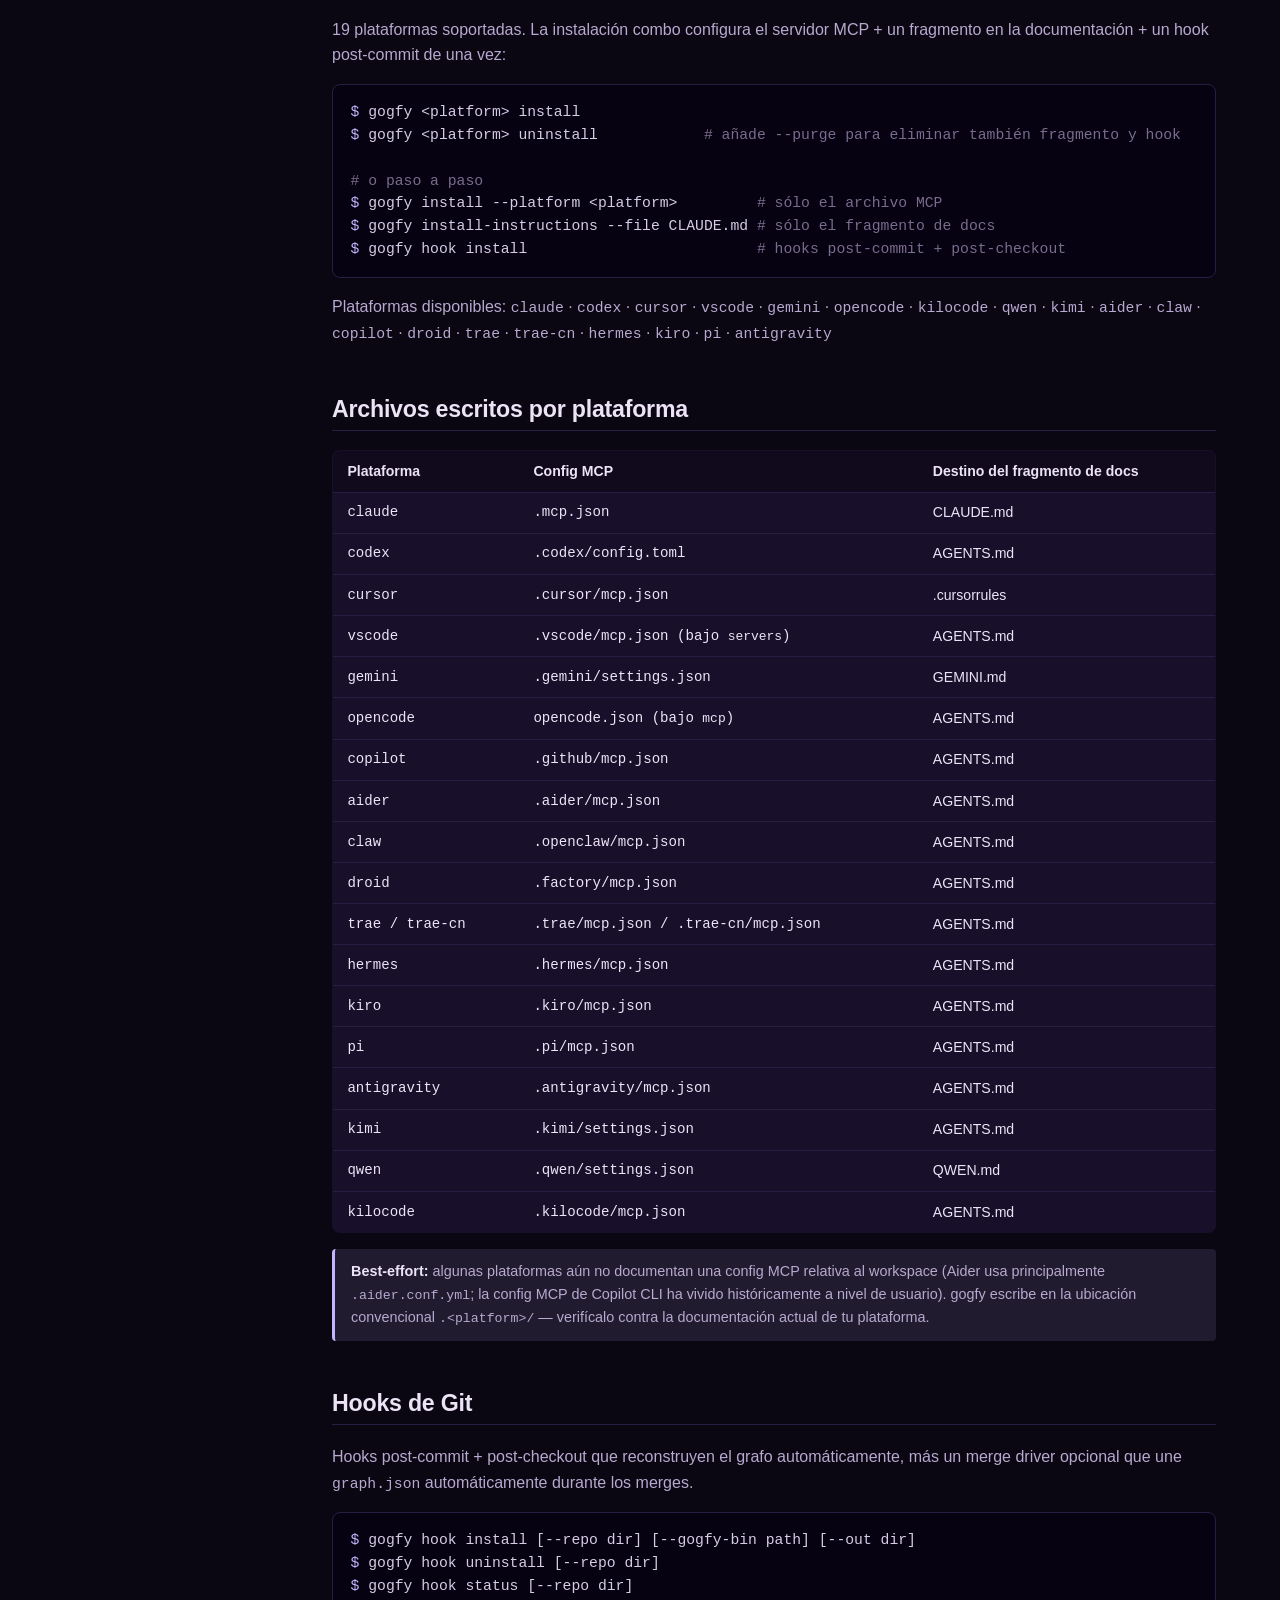
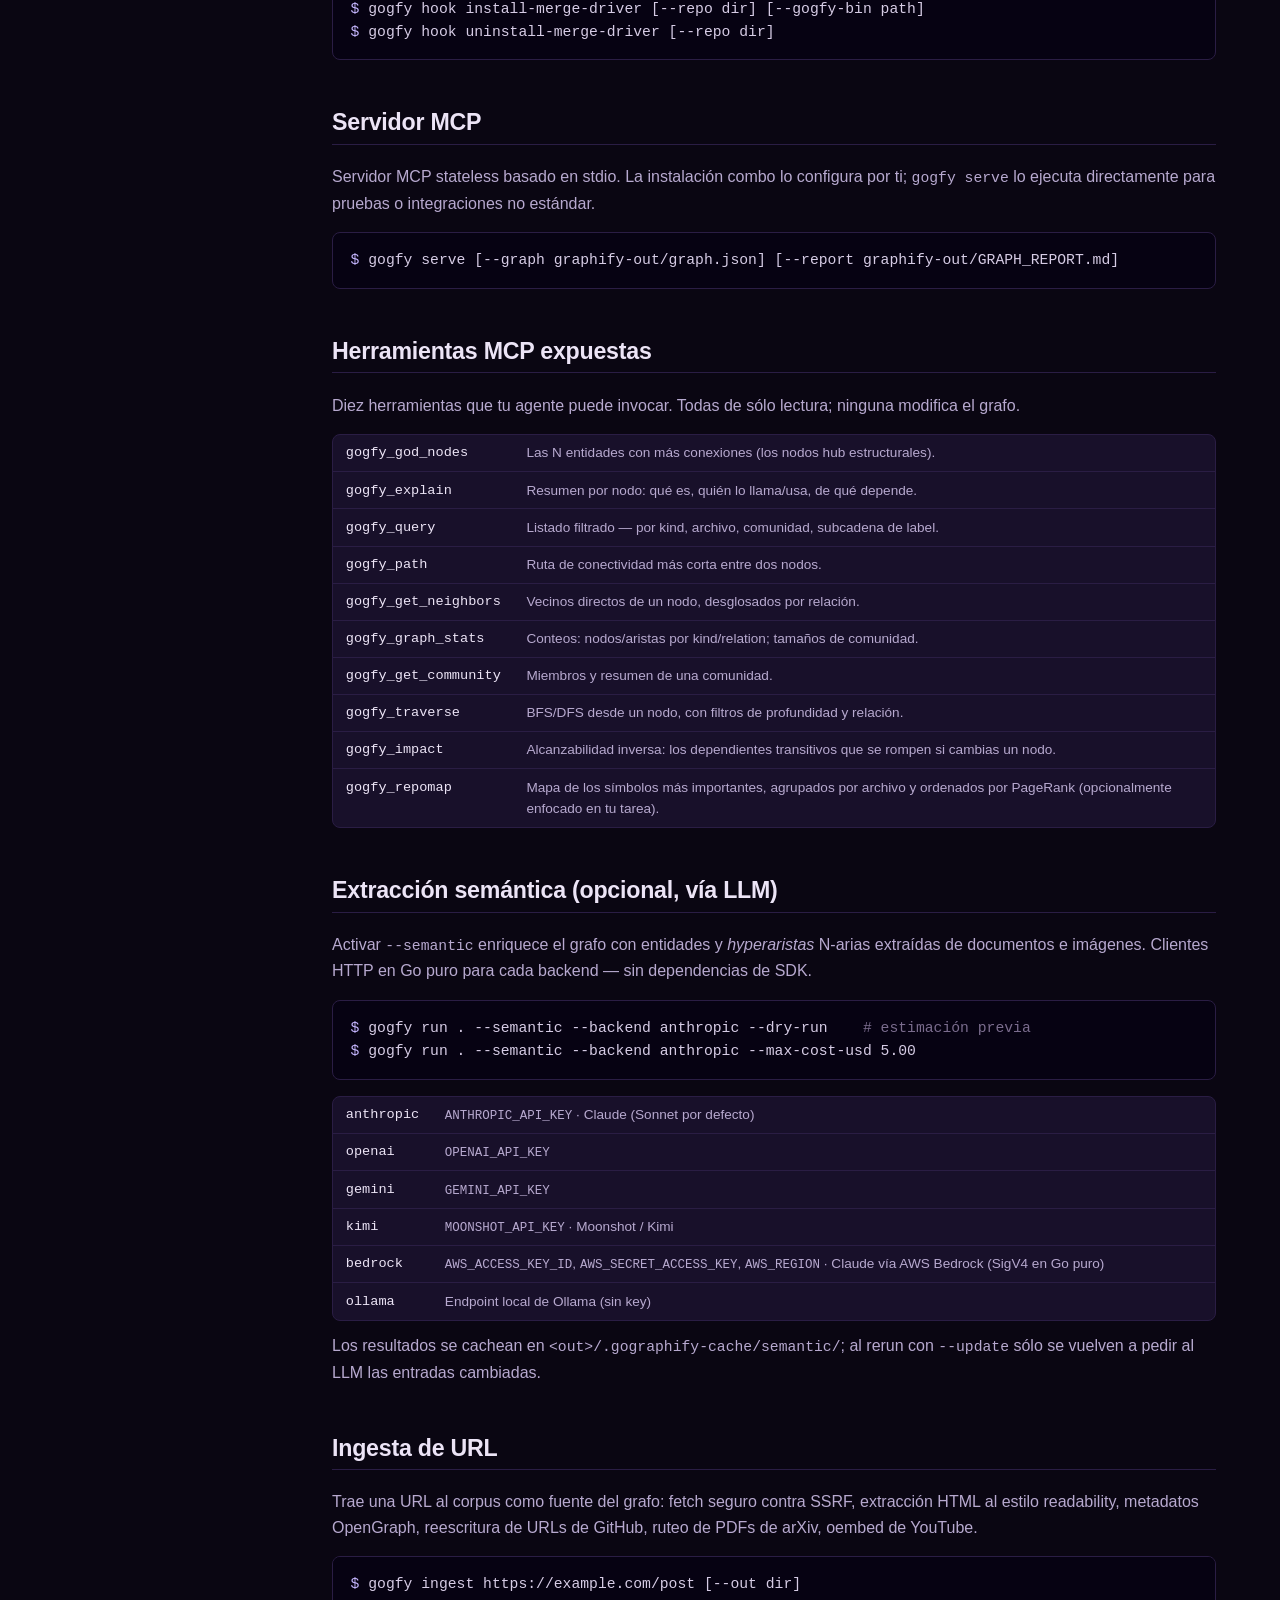
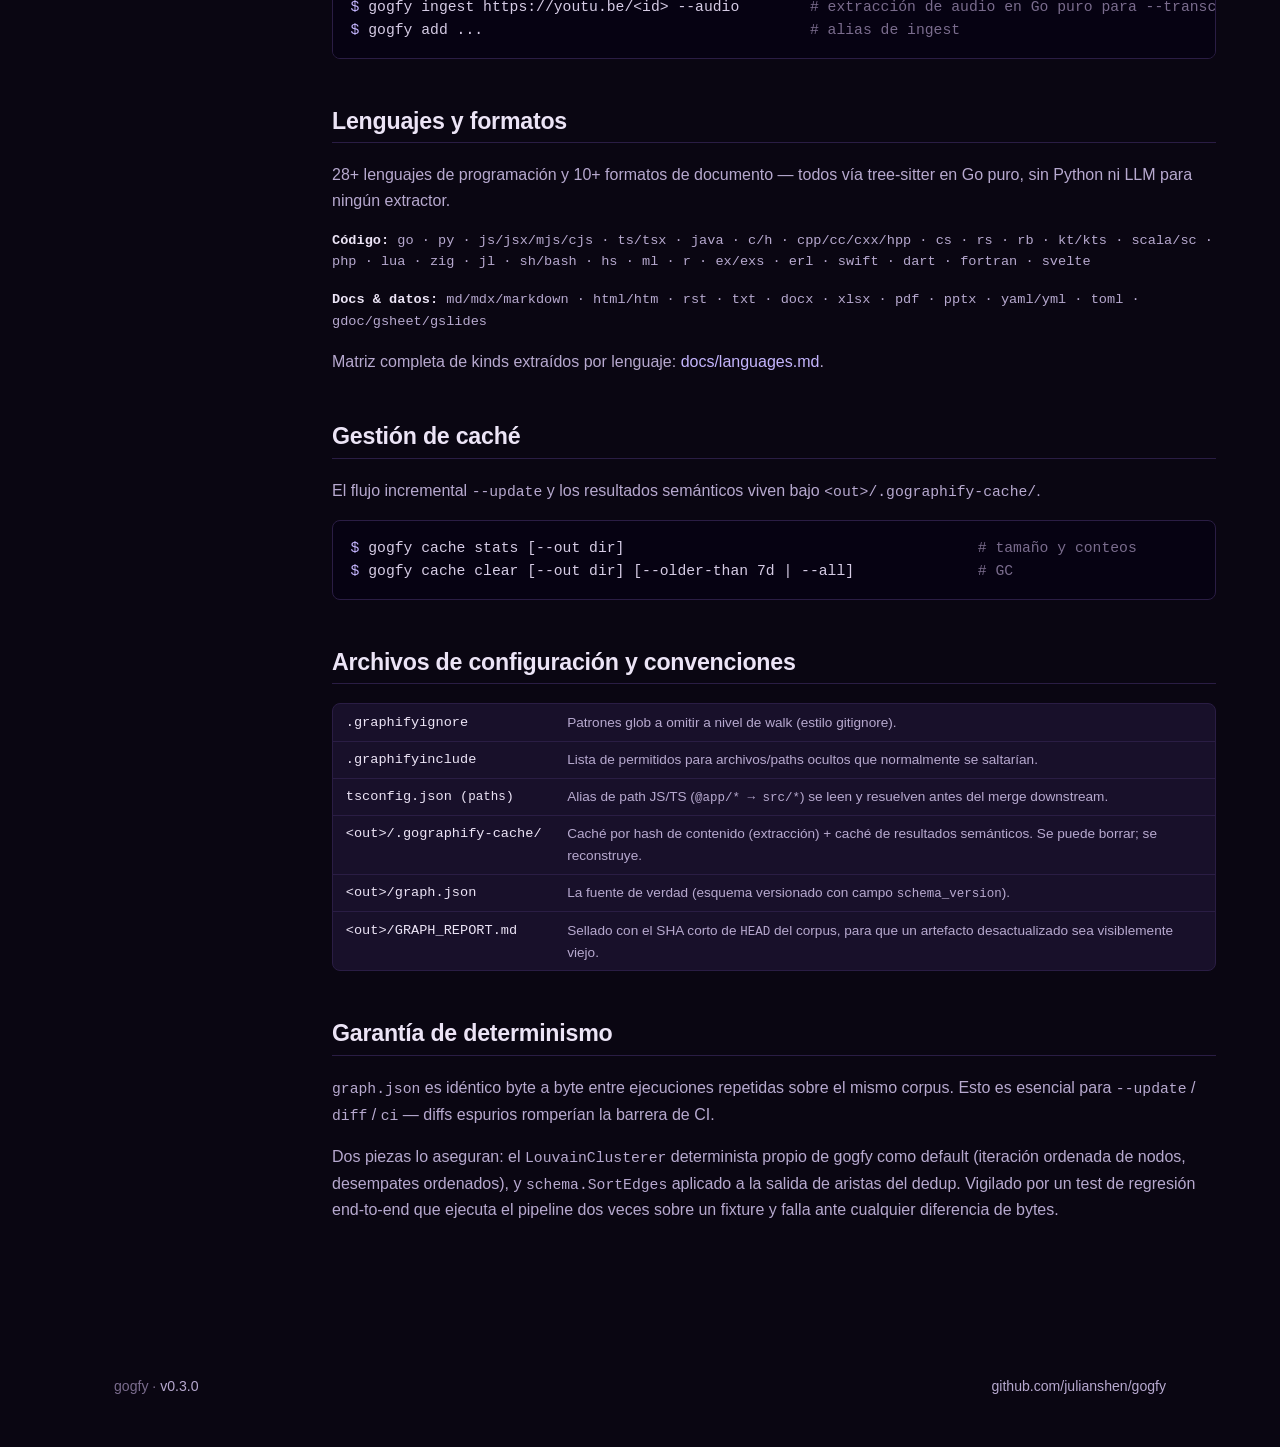
<file: docs/usage.es.html>
<!doctype html>
<html lang="es">
<head>
<meta charset="utf-8" />
<meta name="viewport" content="width=device-width, initial-scale=1" />
<title>gogfy — referencia de uso</title>
<meta name="description" content="Referencia completa de uso de gogfy: cada subcomando, flag, herramienta MCP, integración con plataformas de agentes y archivo de configuración." />
<meta name="theme-color" content="#0a0612" />
<link rel="icon" type="image/svg+xml" href="favicon.svg" />
<link rel="stylesheet" href="style.css" />
</head>
<body>

<header class="nav">
  <div class="container">
    <a href="index.es.html" class="brand" style="color: var(--fg); text-decoration: none;">gogfy<span class="dot">.</span></a>
    <div class="nav-right">
      <nav class="nav-links">
        <a href="index.es.html#what">Qué hace</a>
        <a href="index.es.html#pipeline">Pipeline</a>
        <a href="index.es.html#features">Características</a>
        <a href="usage.es.html" style="color: var(--fg);">Uso</a>
        <a href="https://github.com/julianshen/gogfy">GitHub</a>
      </nav>
      <div class="lang-switch" aria-label="Idioma">
        <a href="usage.html" hreflang="en">EN</a>
        <a href="usage.zh-TW.html" hreflang="zh-Hant">繁中</a>
        <a href="usage.ja.html" hreflang="ja">日本語</a>
        <a href="usage.es.html" class="active">ES</a>
      </div>
    </div>
  </div>
</header>

<div class="docs">

  <aside class="toc">
    <h4>Empezar</h4>
    <a href="#install">Instalación</a>
    <a href="#quick-start">Inicio rápido</a>
    <a href="#run">El comando <code>run</code></a>

    <h4>Subcomandos</h4>
    <a href="#build">Construir / explorar</a>
    <a href="#artifacts">Artefactos</a>
    <a href="#ci">Integración CI</a>
    <a href="#global">Grafo global</a>

    <h4>Integración de agentes</h4>
    <a href="#agents">Plataformas</a>
    <a href="#agent-files">Archivos escritos</a>
    <a href="#hooks">Hooks de Git</a>
    <a href="#serve">Servidor MCP</a>

    <h4>Capacidades</h4>
    <a href="#mcp-tools">Herramientas MCP</a>
    <a href="#semantic">Semántica (LLM)</a>
    <a href="#ingest">Ingesta de URL</a>
    <a href="#languages">Lenguajes</a>

    <h4>Operación</h4>
    <a href="#cache">Caché</a>
    <a href="#config-files">Archivos de config</a>
    <a href="#determinism">Determinismo</a>
  </aside>

  <main class="docs-content">
    <h1>Referencia de uso</h1>
    <p class="subtitle">Cada subcomando, flag y punto de integración. Para <code>v0.3.0</code>.</p>

    <section id="install" class="docs-section">
      <h2>Instalación</h2>
      <p>Binario único en Go puro. Requiere Go 1.22+ para <code>go install</code>.</p>
<pre><span class="c"># última versión</span>
<span class="k">$</span> go install github.com/julianshen/gogfy/cmd/gogfy@latest

<span class="c"># o fijar una versión</span>
<span class="k">$</span> go install github.com/julianshen/gogfy/cmd/gogfy@v0.3.0

<span class="c"># compilar desde fuentes</span>
<span class="k">$</span> git clone https://github.com/julianshen/gogfy &amp;&amp; cd gogfy
<span class="k">$</span> go build -o gogfy ./cmd/gogfy</pre>
    </section>

    <section id="quick-start" class="docs-section">
      <h2>Inicio rápido</h2>
<pre><span class="c"># construir el grafo del repo actual</span>
<span class="k">$</span> gogfy run .
<span class="c"># → graphify-out/
#     graph.html        abre en cualquier navegador
#     graph.json        el grafo completo (la fuente de verdad)
#     GRAPH_REPORT.md   god nodes, puentes, conexiones sorprendentes, preguntas
#     wiki/             una página Markdown por comunidad</span>

<span class="c"># conectar tu agente de IA (Claude Code, Cursor, Codex, etc.)</span>
<span class="k">$</span> gogfy claude install

<span class="c"># reconstrucciones posteriores son incrementales</span>
<span class="k">$</span> gogfy run . --update</pre>
    </section>

    <section id="run" class="docs-section">
      <h2>El comando <code>run</code></h2>
      <p>Pipeline principal: detect &rarr; extract &rarr; resolve &rarr; dedup &rarr; cluster &rarr; analyze &rarr; report &rarr; export.</p>
<pre><span class="k">$</span> gogfy run &lt;root&gt; [flags]</pre>
      <div class="flags"><table>
        <tr><td>--out &lt;dir&gt;</td><td>Directorio de salida (por defecto <code>./graphify-out/</code>).</td></tr>
        <tr><td>--update</td><td>Incremental: omite los archivos cuyo hash de contenido coincide con la caché.</td></tr>
        <tr><td>--cluster-only</td><td>Omite extracción; re-agrupa el <code>graph.json</code> existente bajo <code>--out</code>. Útil al ajustar la detección de comunidades.</td></tr>
        <tr><td>--directed</td><td>Dibuja flechas en <code>graph.html</code>.</td></tr>
        <tr><td>--no-viz</td><td>Omite la visualización <code>graph.html</code> (más rápido, salida más pequeña).</td></tr>
        <tr><td>--graphml</td><td>También emite <code>graph.graphml</code> (Gephi / yEd).</td></tr>
        <tr><td>--cypher</td><td>También emite <code>graph.cypher</code> (sintaxis MERGE para Neo4j).</td></tr>
        <tr><td>--wiki</td><td>También emite <code>wiki/</code> — una página Markdown por comunidad.</td></tr>
        <tr><td>--tree</td><td>También emite <code>tree.html</code> — árbol de archivos colapsable en D3.</td></tr>
        <tr><td>--follow-symlinks</td><td>Desciende en directorios symlink dentro de la raíz (seguro ante ciclos vía registro de rutas resueltas).</td></tr>
        <tr><td>--no-dedup</td><td>Omite la deduplicación de entidades (más rápido; pueden quedar nodos duplicados).</td></tr>
        <tr><td>--semantic --backend &lt;name&gt;</td><td>Activa la extracción semántica con LLM. Ver <a href="#semantic">Semántica</a>.</td></tr>
        <tr><td>--dry-run</td><td>Con <code>--semantic</code>, imprime la estimación previa de tokens/coste y sale sin llamar al LLM.</td></tr>
        <tr><td>--max-cost-usd &lt;N&gt;</td><td>Aborta la ejecución si la estimación previa supera el tope semántico.</td></tr>
        <tr><td>--transcribe-backend &lt;name&gt;</td><td>Activa la transcripción de audio/vídeo (requiere <code>--semantic</code>).</td></tr>
      </table></div>
    </section>

    <section id="build" class="docs-section">
      <h2>Subcomandos — construir / explorar</h2>

      <article class="cmd" id="watch">
        <h3>gogfy watch &lt;root&gt;</h3>
        <p class="summary">Reconstrucción continua ante cambios de archivo (fsnotify). Registra el estado de arranque y la duración de cada reconstrucción.</p>
<pre><span class="k">$</span> gogfy watch . [--out dir] [--directed]</pre>
      </article>

      <article class="cmd" id="clone">
        <h3>gogfy clone &lt;git-url&gt;</h3>
        <p class="summary">git clone en Go puro, seguido de la ejecución automática del pipeline. <code>--no-run</code> sólo clona.</p>
<pre><span class="k">$</span> gogfy clone https://github.com/foo/bar [--dir D] [--branch B] [--out dir] [--no-run]</pre>
      </article>

      <article class="cmd" id="validate">
        <h3>gogfy validate &lt;graph.json&gt;</h3>
        <p class="summary">Verificación de esquema — verifica invariantes de nodos/aristas, ausencia de aristas colgantes y formato del language-ID.</p>
      </article>

      <article class="cmd" id="report">
        <h3>gogfy report &lt;graph.json&gt;</h3>
        <p class="summary">Renderiza <code>GRAPH_REPORT.md</code> en stdout desde un grafo existente.</p>
      </article>

      <article class="cmd" id="path">
        <h3>gogfy path &lt;source&gt; &lt;target&gt;</h3>
        <p class="summary">Ruta de conectividad más corta entre dos IDs de nodo.</p>
<pre><span class="k">$</span> gogfy path go:function:/api.go:Handler go:type:/db.go:DB [--graph graph.json]</pre>
      </article>

      <article class="cmd" id="diff">
        <h3>gogfy diff &lt;old.json&gt; &lt;new.json&gt;</h3>
        <p class="summary">Diff estructural entre dos snapshots del grafo — nodos/aristas añadidos o eliminados, cambios de confianza.</p>
      </article>

      <article class="cmd" id="manifest">
        <h3>gogfy manifest &lt;root&gt;</h3>
        <p class="summary">Snapshot mtime + SHA de todos los archivos fuente. <code>--diff</code> imprime la lista de archivos cambiados respecto al snapshot anterior. Lo usan los flujos incrementales.</p>
<pre><span class="k">$</span> gogfy manifest . [--out dir] [--diff] [--follow-symlinks]</pre>
      </article>

      <article class="cmd" id="merge-graphs">
        <h3>gogfy merge-graphs &lt;a.json&gt; &lt;b.json&gt; ...</h3>
        <p class="summary">Unión de varios grafos en uno solo (grafos por repo &rarr; grafo a nivel de organización). Salida vía <code>--out</code>.</p>
      </article>

      <article class="cmd" id="build-merge">
        <h3>gogfy build-merge &lt;prior.json&gt; &lt;next.json&gt;</h3>
        <p class="summary">Merge incremental con poda de archivos eliminados — conserva nodos de archivos no tocados en <code>prior</code>, reemplaza nodos de los archivos de <code>next</code>, descarta nodos de archivos eliminados.</p>
<pre><span class="k">$</span> gogfy build-merge prior.json next.json [--files list.txt] [--out merged.json]</pre>
      </article>

      <article class="cmd" id="benchmark">
        <h3>gogfy benchmark &lt;graph.json&gt;</h3>
        <p class="summary">Medición de reducción de tokens: cuántos consumiría un agente leyendo el corpus crudo frente al grafo.</p>
<pre><span class="k">$</span> gogfy benchmark graph.json [--corpus-words N] [--depth D] [--json]</pre>
      </article>
    </section>

    <section id="artifacts" class="docs-section">
      <h2>Artefactos a partir de un grafo existente</h2>

      <article class="cmd" id="wiki">
        <h3>gogfy wiki &lt;graph.json&gt;</h3>
        <p class="summary">Markdown navegable por agente, una página por comunidad, con referencias cruzadas. Índice en <code>wiki/README.md</code>.</p>
      </article>

      <article class="cmd" id="site">
        <h3>gogfy site &lt;graph.json&gt;</h3>
        <p class="summary">Sitio HTML estático autocontenido con búsqueda, listo para GitHub Pages. Reutiliza un directorio <code>wiki/</code> existente vía <code>--wiki-dir</code>.</p>
      </article>

      <article class="cmd" id="tree">
        <h3>gogfy tree &lt;graph.json&gt;</h3>
        <p class="summary">Vista HTML de árbol de archivos colapsable en D3.</p>
      </article>

      <article class="cmd" id="callflow">
        <h3>gogfy callflow &lt;graph.json&gt;</h3>
        <p class="summary">Diagrama de arquitectura en Mermaid con etiquetas y una sección de Key Insights.</p>
<pre><span class="k">$</span> gogfy callflow graph.json [--max-sections N] [--max-nodes M] [--max-edges E] [--project NAME]</pre>
      </article>

      <article class="cmd" id="obsidian">
        <h3>gogfy obsidian &lt;graph.json&gt;</h3>
        <p class="summary">Vault de Obsidian: un Markdown por nodo, <code>[[wikilinks]]</code> para aristas, resúmenes de comunidad.</p>
      </article>

      <article class="cmd" id="svg">
        <h3>gogfy svg &lt;graph.json&gt;</h3>
        <p class="summary">SVG estático force-directed (sin JS) — para empotrar en docs, posts, donde sea.</p>
<pre><span class="k">$</span> gogfy svg graph.json [--out path.svg] [--labels] [--width N] [--height N] [--iterations N]</pre>
      </article>

      <article class="cmd" id="labels">
        <h3>gogfy labels &lt;graph.json&gt;</h3>
        <p class="summary">Genera o edita etiquetas legibles para cada comunidad. <code>--force</code> sobrescribe.</p>
      </article>

      <article class="cmd" id="neo4j-push">
        <h3>gogfy neo4j-push &lt;graph.json&gt;</h3>
        <p class="summary">Push directo de graph.json a un Neo4j en ejecución vía protocolo Bolt — alternativa a escribir <code>graph.cypher</code>.</p>
<pre><span class="k">$</span> gogfy neo4j-push graph.json --uri neo4j://localhost:7687 --user U --password P [--database D]</pre>
      </article>
    </section>

    <section id="ci" class="docs-section">
      <h2>Integración con CI</h2>
      <p>Hace fallar la build de un PR cuando el grafo retrocede más allá de los umbrales. Resumen Markdown en stdout (canalizable a <code>gh pr comment</code>); código de salida distinto de cero al sobrepasar.</p>
<pre><span class="k">$</span> gogfy ci base.json head.json \
    --max-removed-nodes 0 \
    --max-removed-edges 10 \
    --max-new-ambiguous 5</pre>
      <div class="flags"><table>
        <tr><td>--max-removed-nodes &lt;N&gt;</td><td>Falla si desaparecen más de N nodos.</td></tr>
        <tr><td>--max-removed-edges &lt;N&gt;</td><td>Falla si desaparecen más de N aristas.</td></tr>
        <tr><td>--max-new-ambiguous &lt;N&gt;</td><td>Falla si aparecen más de N aristas AMBIGUOUS nuevas.</td></tr>
      </table></div>
    </section>

    <section id="global" class="docs-section">
      <h2>Grafo global (multi-repo)</h2>
      <p>Un almacén compartido de grafos por repo en tu directorio home, consultable de forma transversal.</p>
<pre><span class="k">$</span> gogfy global add graphify-out/graph.json --as myrepo
<span class="k">$</span> gogfy global list
<span class="k">$</span> gogfy global path &lt;source&gt; &lt;target&gt;        <span class="c"># conectividad entre repos</span>
<span class="k">$</span> gogfy global remove myrepo
<span class="k">$</span> gogfy global path                            <span class="c"># muestra la ruta del almacén</span></pre>
    </section>

    <section id="agents" class="docs-section">
      <h2>Plataformas de agentes</h2>
      <p>19 plataformas soportadas. La instalación combo configura el servidor MCP + un fragmento en la documentación + un hook post-commit de una vez:</p>
<pre><span class="k">$</span> gogfy &lt;platform&gt; install
<span class="k">$</span> gogfy &lt;platform&gt; uninstall            <span class="c"># añade --purge para eliminar también fragmento y hook</span>

<span class="c"># o paso a paso</span>
<span class="k">$</span> gogfy install --platform &lt;platform&gt;         <span class="c"># sólo el archivo MCP</span>
<span class="k">$</span> gogfy install-instructions --file CLAUDE.md <span class="c"># sólo el fragmento de docs</span>
<span class="k">$</span> gogfy hook install                          <span class="c"># hooks post-commit + post-checkout</span></pre>
      <p style="margin-top: 1rem;">Plataformas disponibles:
        <code>claude</code> &middot; <code>codex</code> &middot; <code>cursor</code> &middot; <code>vscode</code> &middot;
        <code>gemini</code> &middot; <code>opencode</code> &middot; <code>kilocode</code> &middot; <code>qwen</code> &middot;
        <code>kimi</code> &middot; <code>aider</code> &middot; <code>claw</code> &middot; <code>copilot</code> &middot;
        <code>droid</code> &middot; <code>trae</code> &middot; <code>trae-cn</code> &middot; <code>hermes</code> &middot;
        <code>kiro</code> &middot; <code>pi</code> &middot; <code>antigravity</code>
      </p>
    </section>

    <section id="agent-files" class="docs-section">
      <h2>Archivos escritos por plataforma</h2>
      <table class="platforms">
        <thead><tr><th>Plataforma</th><th>Config MCP</th><th>Destino del fragmento de docs</th></tr></thead>
        <tbody>
          <tr><td>claude</td><td>.mcp.json</td><td>CLAUDE.md</td></tr>
          <tr><td>codex</td><td>.codex/config.toml</td><td>AGENTS.md</td></tr>
          <tr><td>cursor</td><td>.cursor/mcp.json</td><td>.cursorrules</td></tr>
          <tr><td>vscode</td><td>.vscode/mcp.json (bajo <code>servers</code>)</td><td>AGENTS.md</td></tr>
          <tr><td>gemini</td><td>.gemini/settings.json</td><td>GEMINI.md</td></tr>
          <tr><td>opencode</td><td>opencode.json (bajo <code>mcp</code>)</td><td>AGENTS.md</td></tr>
          <tr><td>copilot</td><td>.github/mcp.json</td><td>AGENTS.md</td></tr>
          <tr><td>aider</td><td>.aider/mcp.json</td><td>AGENTS.md</td></tr>
          <tr><td>claw</td><td>.openclaw/mcp.json</td><td>AGENTS.md</td></tr>
          <tr><td>droid</td><td>.factory/mcp.json</td><td>AGENTS.md</td></tr>
          <tr><td>trae / trae-cn</td><td>.trae/mcp.json / .trae-cn/mcp.json</td><td>AGENTS.md</td></tr>
          <tr><td>hermes</td><td>.hermes/mcp.json</td><td>AGENTS.md</td></tr>
          <tr><td>kiro</td><td>.kiro/mcp.json</td><td>AGENTS.md</td></tr>
          <tr><td>pi</td><td>.pi/mcp.json</td><td>AGENTS.md</td></tr>
          <tr><td>antigravity</td><td>.antigravity/mcp.json</td><td>AGENTS.md</td></tr>
          <tr><td>kimi</td><td>.kimi/settings.json</td><td>AGENTS.md</td></tr>
          <tr><td>qwen</td><td>.qwen/settings.json</td><td>QWEN.md</td></tr>
          <tr><td>kilocode</td><td>.kilocode/mcp.json</td><td>AGENTS.md</td></tr>
        </tbody>
      </table>
      <div class="callout" style="margin-top: 1rem;">
        <strong>Best-effort:</strong> algunas plataformas aún no documentan una config MCP relativa al workspace (Aider usa principalmente <code>.aider.conf.yml</code>; la config MCP de Copilot CLI ha vivido históricamente a nivel de usuario). gogfy escribe en la ubicación convencional <code>.&lt;platform&gt;/</code> — verifícalo contra la documentación actual de tu plataforma.
      </div>
    </section>

    <section id="hooks" class="docs-section">
      <h2>Hooks de Git</h2>
      <p>Hooks post-commit + post-checkout que reconstruyen el grafo automáticamente, más un merge driver opcional que une <code>graph.json</code> automáticamente durante los merges.</p>
<pre><span class="k">$</span> gogfy hook install [--repo dir] [--gogfy-bin path] [--out dir]
<span class="k">$</span> gogfy hook uninstall [--repo dir]
<span class="k">$</span> gogfy hook status [--repo dir]
<span class="k">$</span> gogfy hook install-merge-driver [--repo dir] [--gogfy-bin path]
<span class="k">$</span> gogfy hook uninstall-merge-driver [--repo dir]</pre>
    </section>

    <section id="serve" class="docs-section">
      <h2>Servidor MCP</h2>
      <p>Servidor MCP stateless basado en stdio. La instalación combo lo configura por ti; <code>gogfy serve</code> lo ejecuta directamente para pruebas o integraciones no estándar.</p>
<pre><span class="k">$</span> gogfy serve [--graph graphify-out/graph.json] [--report graphify-out/GRAPH_REPORT.md]</pre>
    </section>

    <section id="mcp-tools" class="docs-section">
      <h2>Herramientas MCP expuestas</h2>
      <p>Diez herramientas que tu agente puede invocar. Todas de sólo lectura; ninguna modifica el grafo.</p>
      <div class="flags"><table>
        <tr><td>gogfy_god_nodes</td><td>Las N entidades con más conexiones (los nodos hub estructurales).</td></tr>
        <tr><td>gogfy_explain</td><td>Resumen por nodo: qué es, quién lo llama/usa, de qué depende.</td></tr>
        <tr><td>gogfy_query</td><td>Listado filtrado — por kind, archivo, comunidad, subcadena de label.</td></tr>
        <tr><td>gogfy_path</td><td>Ruta de conectividad más corta entre dos nodos.</td></tr>
        <tr><td>gogfy_get_neighbors</td><td>Vecinos directos de un nodo, desglosados por relación.</td></tr>
        <tr><td>gogfy_graph_stats</td><td>Conteos: nodos/aristas por kind/relation; tamaños de comunidad.</td></tr>
        <tr><td>gogfy_get_community</td><td>Miembros y resumen de una comunidad.</td></tr>
        <tr><td>gogfy_traverse</td><td>BFS/DFS desde un nodo, con filtros de profundidad y relación.</td></tr>
        <tr><td>gogfy_impact</td><td>Alcanzabilidad inversa: los dependientes transitivos que se rompen si cambias un nodo.</td></tr>
        <tr><td>gogfy_repomap</td><td>Mapa de los símbolos más importantes, agrupados por archivo y ordenados por PageRank (opcionalmente enfocado en tu tarea).</td></tr>
      </table></div>
    </section>

    <section id="semantic" class="docs-section">
      <h2>Extracción semántica (opcional, vía LLM)</h2>
      <p>Activar <code>--semantic</code> enriquece el grafo con entidades y <em>hyperaristas</em> N-arias extraídas de documentos e imágenes. Clientes HTTP en Go puro para cada backend — sin dependencias de SDK.</p>
<pre><span class="k">$</span> gogfy run . --semantic --backend anthropic --dry-run    <span class="c"># estimación previa</span>
<span class="k">$</span> gogfy run . --semantic --backend anthropic --max-cost-usd 5.00</pre>
      <div class="flags"><table>
        <tr><td>anthropic</td><td><code>ANTHROPIC_API_KEY</code> &middot; Claude (Sonnet por defecto)</td></tr>
        <tr><td>openai</td><td><code>OPENAI_API_KEY</code></td></tr>
        <tr><td>gemini</td><td><code>GEMINI_API_KEY</code></td></tr>
        <tr><td>kimi</td><td><code>MOONSHOT_API_KEY</code> &middot; Moonshot / Kimi</td></tr>
        <tr><td>bedrock</td><td><code>AWS_ACCESS_KEY_ID</code>, <code>AWS_SECRET_ACCESS_KEY</code>, <code>AWS_REGION</code> &middot; Claude vía AWS Bedrock (SigV4 en Go puro)</td></tr>
        <tr><td>ollama</td><td>Endpoint local de Ollama (sin key)</td></tr>
      </table></div>
      <p style="margin-top: 0.8rem;">Los resultados se cachean en <code>&lt;out&gt;/.gographify-cache/semantic/</code>; al rerun con <code>--update</code> sólo se vuelven a pedir al LLM las entradas cambiadas.</p>
    </section>

    <section id="ingest" class="docs-section">
      <h2>Ingesta de URL</h2>
      <p>Trae una URL al corpus como fuente del grafo: fetch seguro contra SSRF, extracción HTML al estilo readability, metadatos OpenGraph, reescritura de URLs de GitHub, ruteo de PDFs de arXiv, oembed de YouTube.</p>
<pre><span class="k">$</span> gogfy ingest https://example.com/post [--out dir]
<span class="k">$</span> gogfy ingest https://youtu.be/&lt;id&gt; --audio        <span class="c"># extracción de audio en Go puro para --transcribe</span>
<span class="k">$</span> gogfy add ...                                     <span class="c"># alias de ingest</span></pre>
    </section>

    <section id="languages" class="docs-section">
      <h2>Lenguajes y formatos</h2>
      <p>28+ lenguajes de programación y 10+ formatos de documento — todos vía tree-sitter en Go puro, sin Python ni LLM para ningún extractor.</p>
      <p style="font-family: 'SF Mono', Menlo, Consolas, monospace; font-size: 0.85rem; color: var(--fg-soft);">
        <strong style="color: var(--fg);">Código:</strong>
        go &middot; py &middot; js/jsx/mjs/cjs &middot; ts/tsx &middot; java &middot; c/h &middot; cpp/cc/cxx/hpp &middot;
        cs &middot; rs &middot; rb &middot; kt/kts &middot; scala/sc &middot; php &middot; lua &middot; zig &middot; jl &middot;
        sh/bash &middot; hs &middot; ml &middot; r &middot; ex/exs &middot; erl &middot; swift &middot; dart &middot; fortran &middot; svelte
      </p>
      <p style="font-family: 'SF Mono', Menlo, Consolas, monospace; font-size: 0.85rem; color: var(--fg-soft);">
        <strong style="color: var(--fg);">Docs & datos:</strong>
        md/mdx/markdown &middot; html/htm &middot; rst &middot; txt &middot; docx &middot; xlsx &middot; pdf &middot; pptx &middot; yaml/yml &middot; toml &middot; gdoc/gsheet/gslides
      </p>
      <p>Matriz completa de kinds extraídos por lenguaje: <a href="https://github.com/julianshen/gogfy/blob/main/docs/languages.md">docs/languages.md</a>.</p>
    </section>

    <section id="cache" class="docs-section">
      <h2>Gestión de caché</h2>
      <p>El flujo incremental <code>--update</code> y los resultados semánticos viven bajo <code>&lt;out&gt;/.gographify-cache/</code>.</p>
<pre><span class="k">$</span> gogfy cache stats [--out dir]                                        <span class="c"># tamaño y conteos</span>
<span class="k">$</span> gogfy cache clear [--out dir] [--older-than 7d | --all]              <span class="c"># GC</span></pre>
    </section>

    <section id="config-files" class="docs-section">
      <h2>Archivos de configuración y convenciones</h2>
      <div class="flags"><table>
        <tr><td>.graphifyignore</td><td>Patrones glob a omitir a nivel de walk (estilo gitignore).</td></tr>
        <tr><td>.graphifyinclude</td><td>Lista de permitidos para archivos/paths ocultos que normalmente se saltarían.</td></tr>
        <tr><td>tsconfig.json (<code>paths</code>)</td><td>Alias de path JS/TS (<code>@app/* → src/*</code>) se leen y resuelven antes del merge downstream.</td></tr>
        <tr><td>&lt;out&gt;/.gographify-cache/</td><td>Caché por hash de contenido (extracción) + caché de resultados semánticos. Se puede borrar; se reconstruye.</td></tr>
        <tr><td>&lt;out&gt;/graph.json</td><td>La fuente de verdad (esquema versionado con campo <code>schema_version</code>).</td></tr>
        <tr><td>&lt;out&gt;/GRAPH_REPORT.md</td><td>Sellado con el SHA corto de <code>HEAD</code> del corpus, para que un artefacto desactualizado sea visiblemente viejo.</td></tr>
      </table></div>
    </section>

    <section id="determinism" class="docs-section">
      <h2>Garantía de determinismo</h2>
      <p><code>graph.json</code> es idéntico byte a byte entre ejecuciones repetidas sobre el mismo corpus. Esto es esencial para <code>--update</code> / <code>diff</code> / <code>ci</code> — diffs espurios romperían la barrera de CI.</p>
      <p>Dos piezas lo aseguran: el <code>LouvainClusterer</code> determinista propio de gogfy como default (iteración ordenada de nodos, desempates ordenados), y <code>schema.SortEdges</code> aplicado a la salida de aristas del dedup. Vigilado por un test de regresión end-to-end que ejecuta el pipeline dos veces sobre un fixture y falla ante cualquier diferencia de bytes.</p>
    </section>

  </main>
</div>

<footer>
  <div class="container">
    <div>
      gogfy &middot; <a href="https://github.com/julianshen/gogfy/releases/tag/v0.3.0">v0.3.0</a>
    </div>
    <div>
      <a href="https://github.com/julianshen/gogfy">github.com/julianshen/gogfy</a>
    </div>
  </div>
</footer>

</body>
</html>
</file>
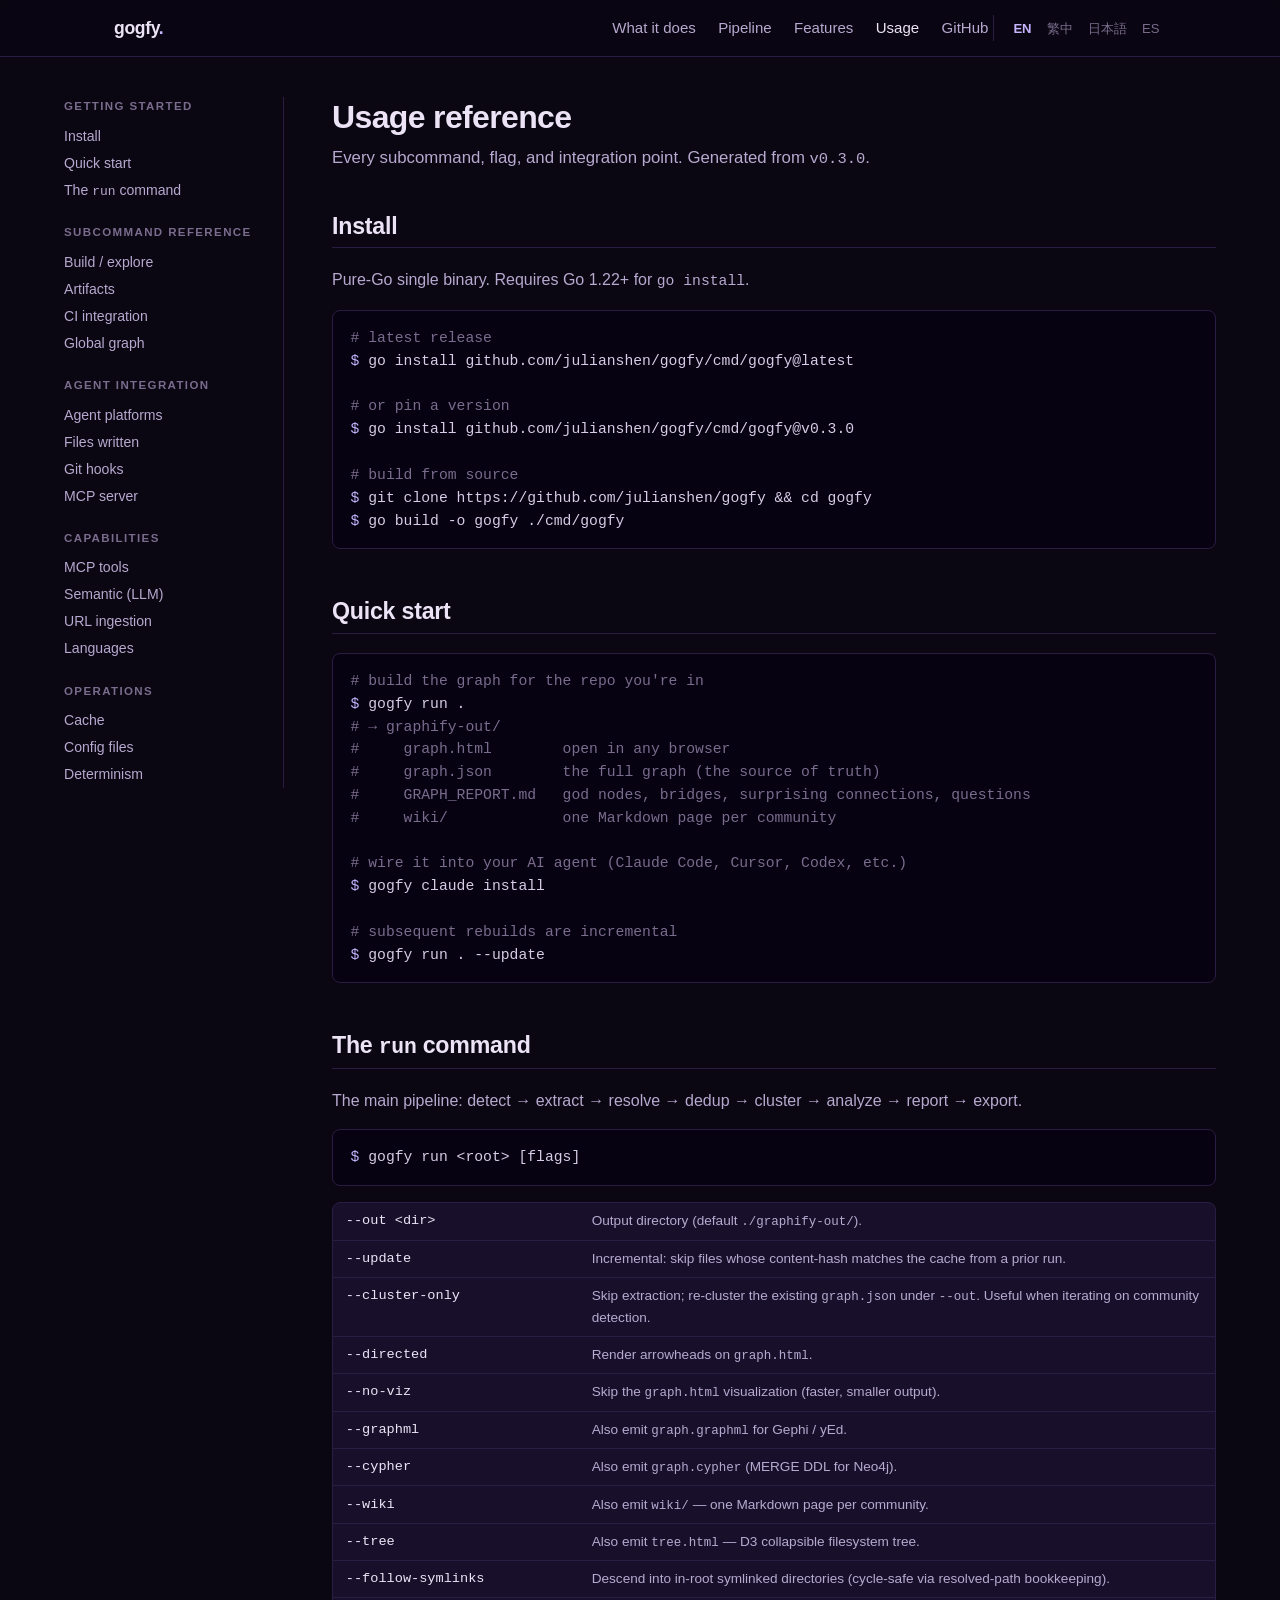
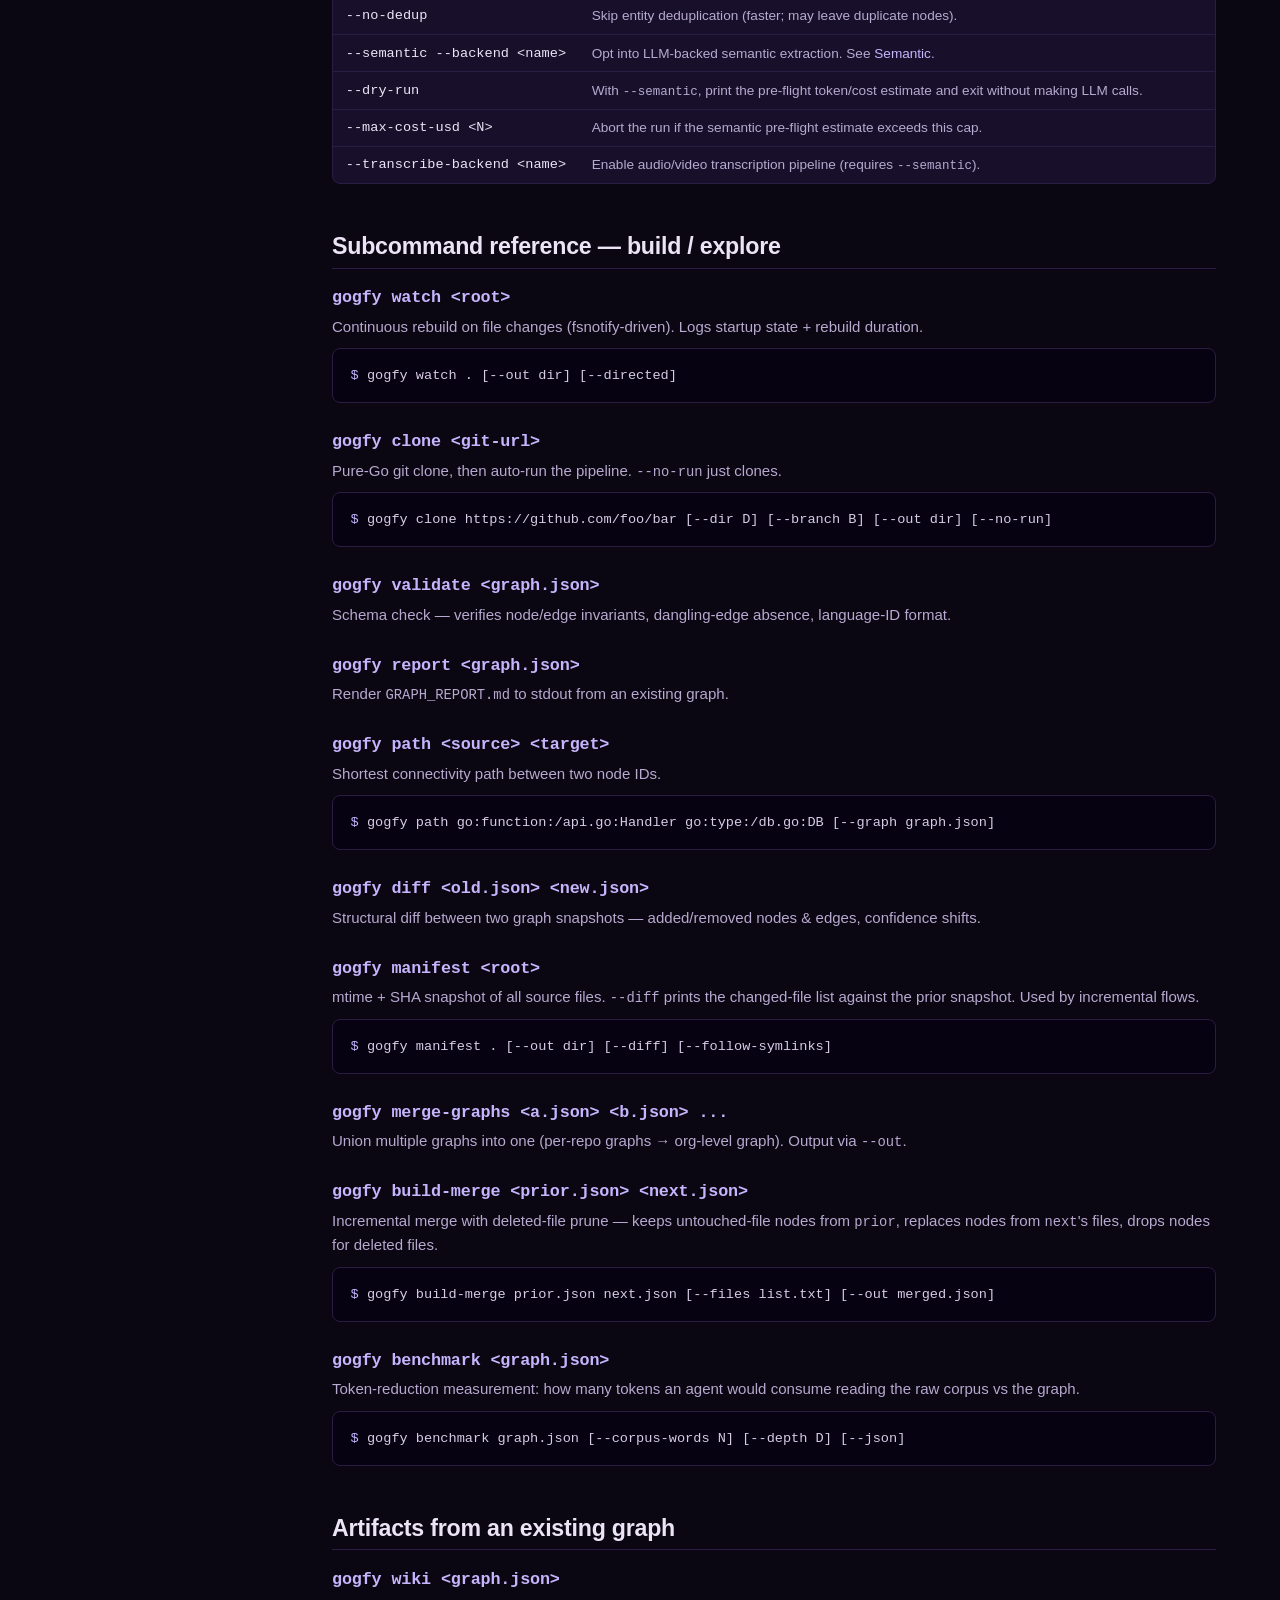
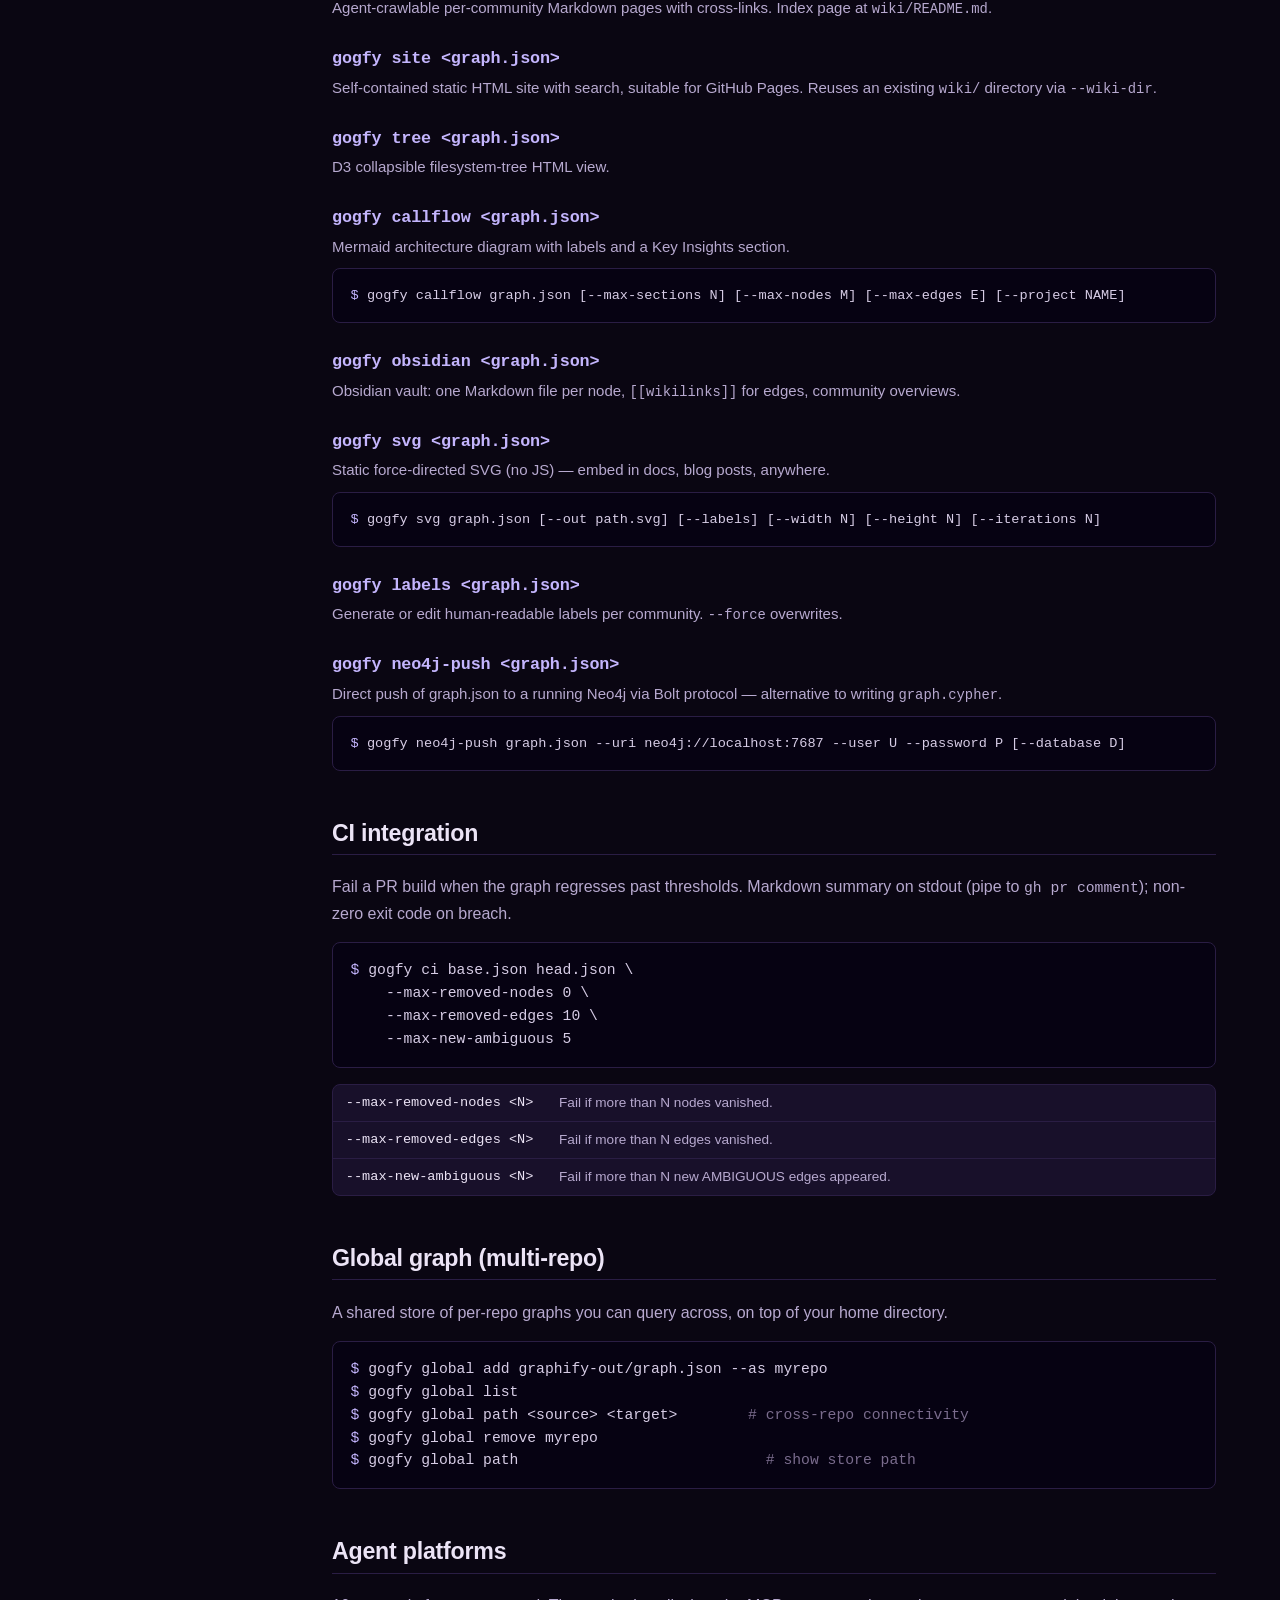
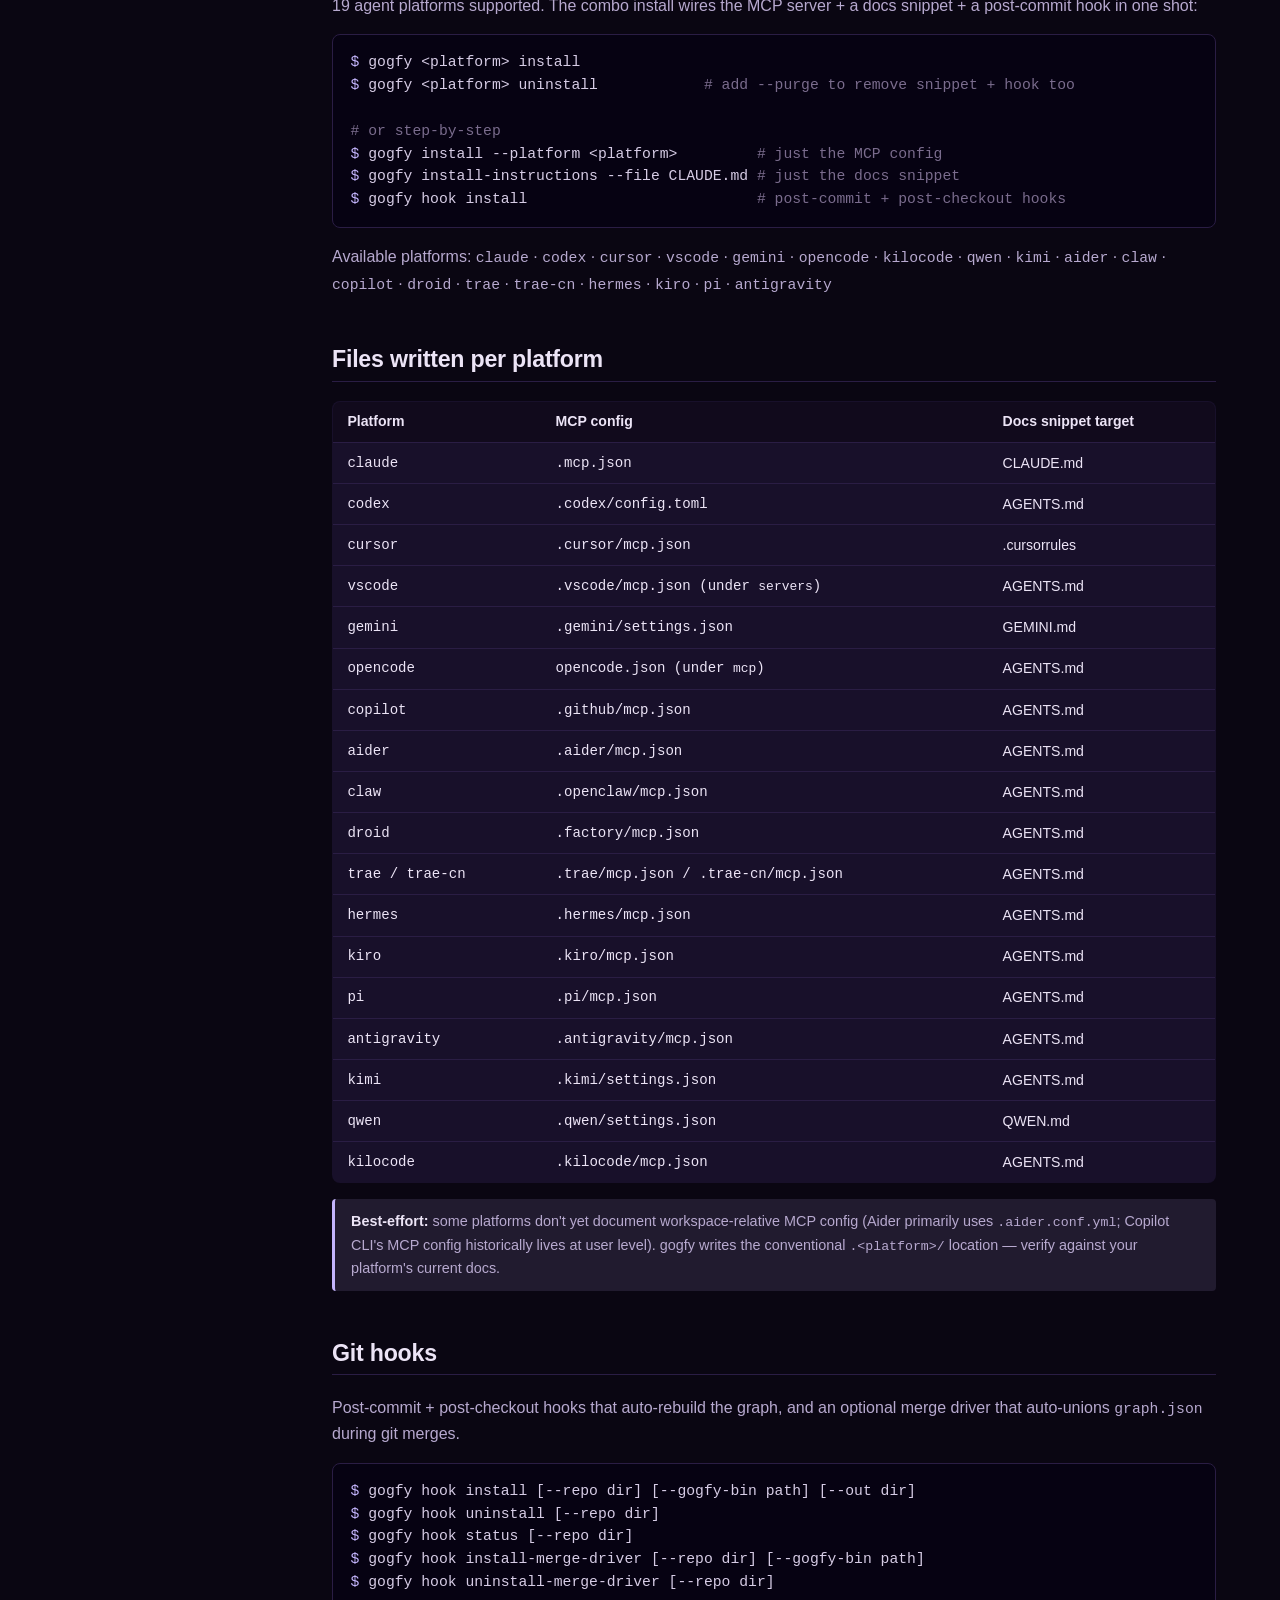
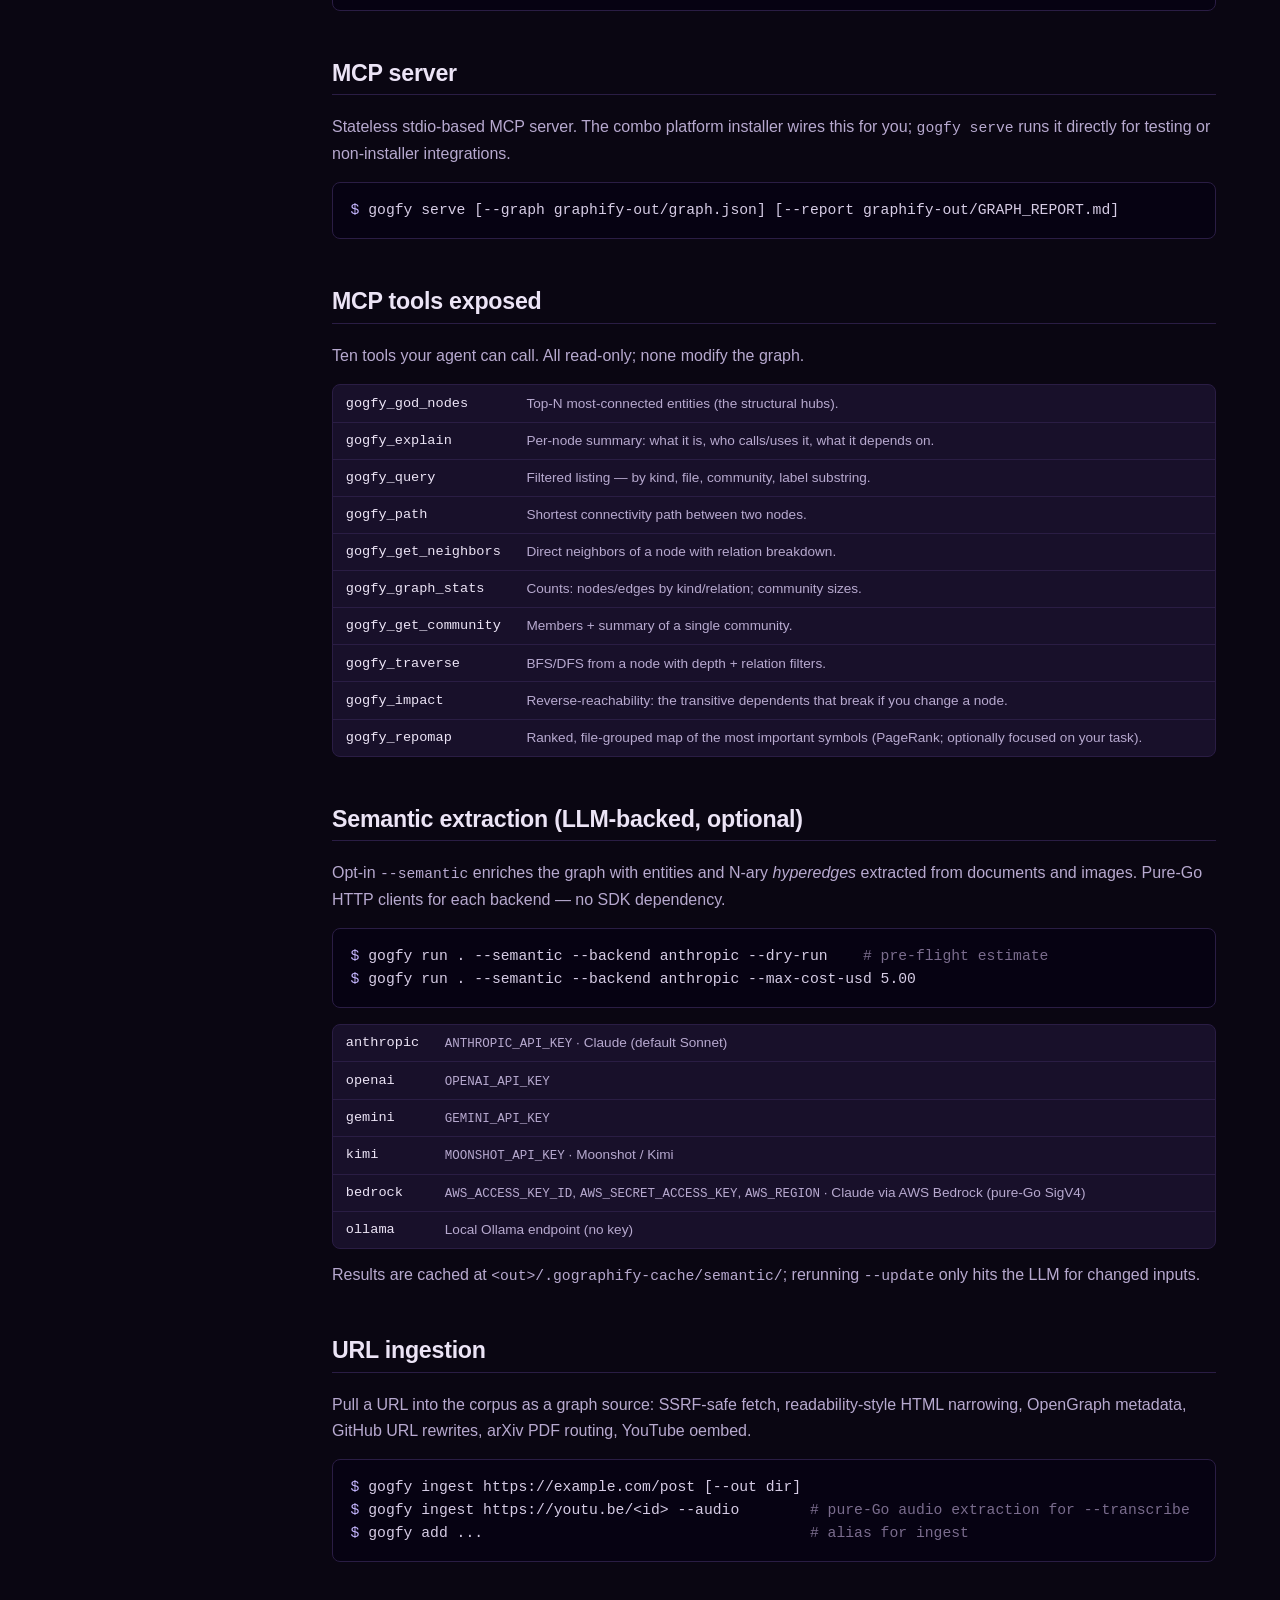
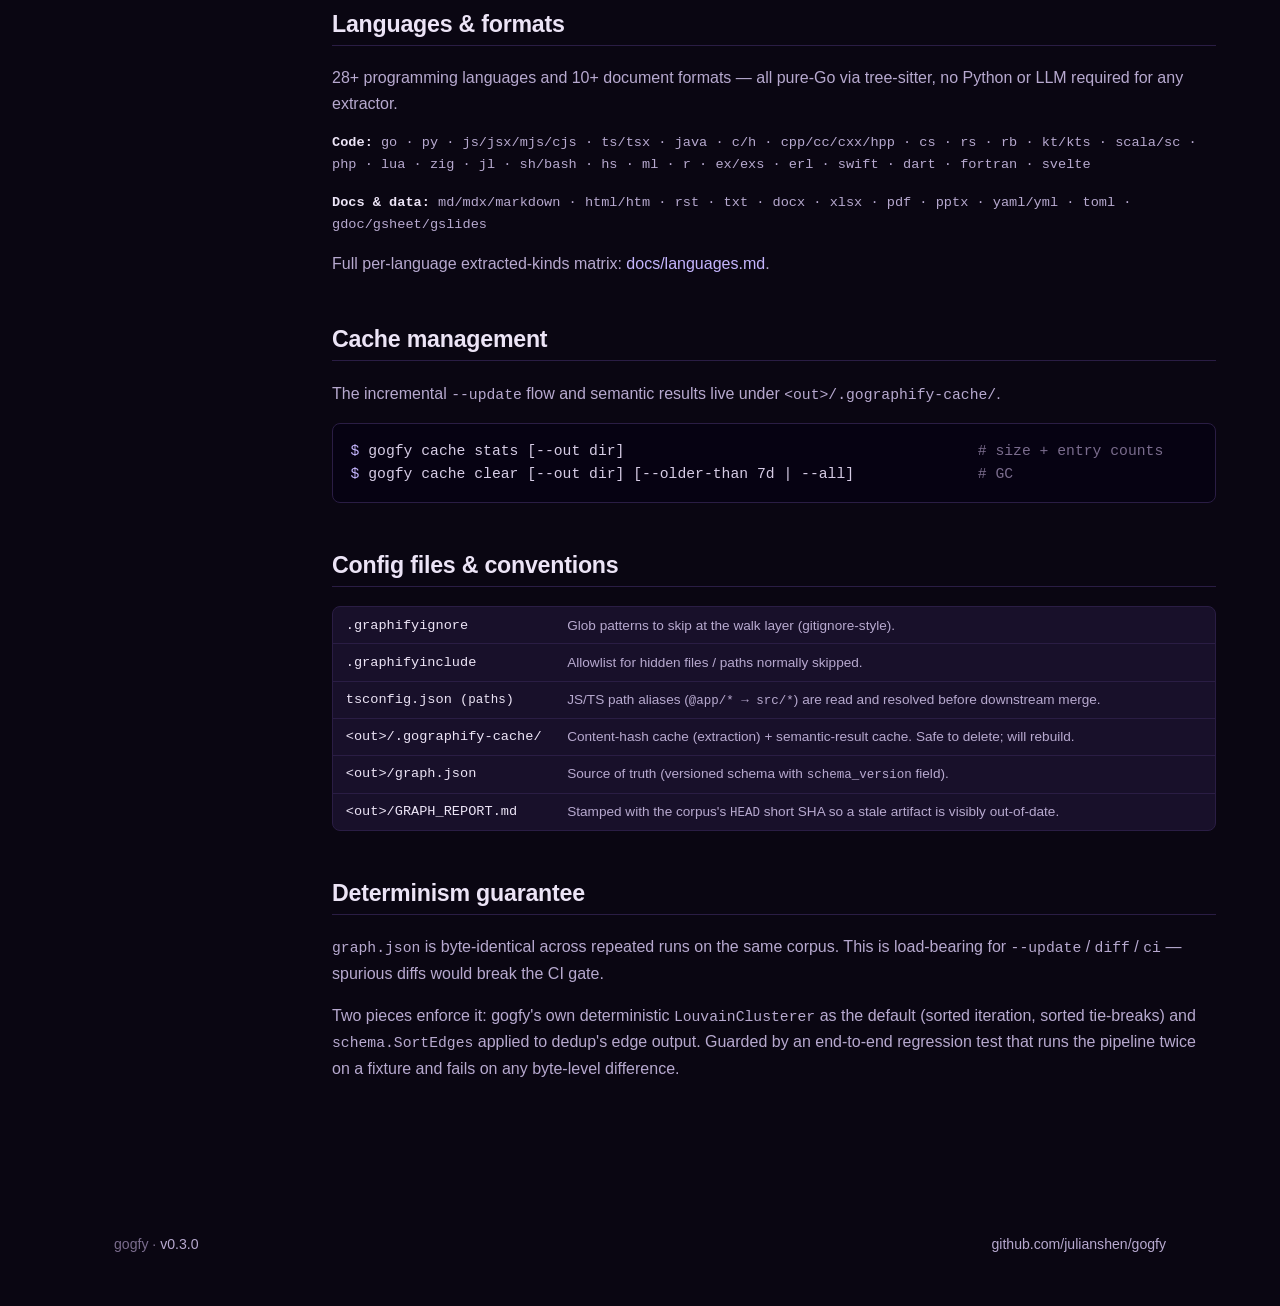
<file: docs/usage.html>
<!doctype html>
<html lang="en">
<head>
<meta charset="utf-8" />
<meta name="viewport" content="width=device-width, initial-scale=1" />
<title>gogfy — usage reference</title>
<meta name="description" content="Complete usage reference for gogfy: every subcommand, flag, MCP tool, agent platform integration, and configuration file." />
<meta name="theme-color" content="#0a0612" />
<link rel="icon" type="image/svg+xml" href="favicon.svg" />
<link rel="stylesheet" href="style.css" />
</head>
<body>

<header class="nav">
  <div class="container">
    <a href="./" class="brand" style="color: var(--fg); text-decoration: none;">gogfy<span class="dot">.</span></a>
    <div class="nav-right">
      <nav class="nav-links">
        <a href="./#what">What it does</a>
        <a href="./#pipeline">Pipeline</a>
        <a href="./#features">Features</a>
        <a href="usage.html" style="color: var(--fg);">Usage</a>
        <a href="https://github.com/julianshen/gogfy">GitHub</a>
      </nav>
      <div class="lang-switch" aria-label="Language">
        <a href="usage.html" class="active">EN</a>
        <a href="usage.zh-TW.html" hreflang="zh-Hant">繁中</a>
        <a href="usage.ja.html" hreflang="ja">日本語</a>
        <a href="usage.es.html" hreflang="es">ES</a>
      </div>
    </div>
  </div>
</header>

<div class="docs">

  <!-- ============================================== TOC ============== -->
  <aside class="toc">
    <h4>Getting started</h4>
    <a href="#install">Install</a>
    <a href="#quick-start">Quick start</a>
    <a href="#run">The <code>run</code> command</a>

    <h4>Subcommand reference</h4>
    <a href="#build">Build / explore</a>
    <a href="#artifacts">Artifacts</a>
    <a href="#ci">CI integration</a>
    <a href="#global">Global graph</a>

    <h4>Agent integration</h4>
    <a href="#agents">Agent platforms</a>
    <a href="#agent-files">Files written</a>
    <a href="#hooks">Git hooks</a>
    <a href="#serve">MCP server</a>

    <h4>Capabilities</h4>
    <a href="#mcp-tools">MCP tools</a>
    <a href="#semantic">Semantic (LLM)</a>
    <a href="#ingest">URL ingestion</a>
    <a href="#languages">Languages</a>

    <h4>Operations</h4>
    <a href="#cache">Cache</a>
    <a href="#config-files">Config files</a>
    <a href="#determinism">Determinism</a>
  </aside>

  <!-- ============================================== CONTENT ========== -->
  <main class="docs-content">
    <h1>Usage reference</h1>
    <p class="subtitle">Every subcommand, flag, and integration point. Generated from <code>v0.3.0</code>.</p>

    <!-- ----------------------------------------- Install ----------------- -->
    <section id="install" class="docs-section">
      <h2>Install</h2>
      <p>Pure-Go single binary. Requires Go 1.22+ for <code>go install</code>.</p>
<pre><span class="c"># latest release</span>
<span class="k">$</span> go install github.com/julianshen/gogfy/cmd/gogfy@latest

<span class="c"># or pin a version</span>
<span class="k">$</span> go install github.com/julianshen/gogfy/cmd/gogfy@v0.3.0

<span class="c"># build from source</span>
<span class="k">$</span> git clone https://github.com/julianshen/gogfy &amp;&amp; cd gogfy
<span class="k">$</span> go build -o gogfy ./cmd/gogfy</pre>
    </section>

    <!-- ----------------------------------------- Quick start ------------- -->
    <section id="quick-start" class="docs-section">
      <h2>Quick start</h2>
<pre><span class="c"># build the graph for the repo you're in</span>
<span class="k">$</span> gogfy run .
<span class="c"># → graphify-out/
#     graph.html        open in any browser
#     graph.json        the full graph (the source of truth)
#     GRAPH_REPORT.md   god nodes, bridges, surprising connections, questions
#     wiki/             one Markdown page per community</span>

<span class="c"># wire it into your AI agent (Claude Code, Cursor, Codex, etc.)</span>
<span class="k">$</span> gogfy claude install

<span class="c"># subsequent rebuilds are incremental</span>
<span class="k">$</span> gogfy run . --update</pre>
    </section>

    <!-- ----------------------------------------- run --------------------- -->
    <section id="run" class="docs-section">
      <h2>The <code>run</code> command</h2>
      <p>The main pipeline: detect &rarr; extract &rarr; resolve &rarr; dedup &rarr; cluster &rarr; analyze &rarr; report &rarr; export.</p>
<pre><span class="k">$</span> gogfy run &lt;root&gt; [flags]</pre>
      <div class="flags"><table>
        <tr><td>--out &lt;dir&gt;</td><td>Output directory (default <code>./graphify-out/</code>).</td></tr>
        <tr><td>--update</td><td>Incremental: skip files whose content-hash matches the cache from a prior run.</td></tr>
        <tr><td>--cluster-only</td><td>Skip extraction; re-cluster the existing <code>graph.json</code> under <code>--out</code>. Useful when iterating on community detection.</td></tr>
        <tr><td>--directed</td><td>Render arrowheads on <code>graph.html</code>.</td></tr>
        <tr><td>--no-viz</td><td>Skip the <code>graph.html</code> visualization (faster, smaller output).</td></tr>
        <tr><td>--graphml</td><td>Also emit <code>graph.graphml</code> for Gephi / yEd.</td></tr>
        <tr><td>--cypher</td><td>Also emit <code>graph.cypher</code> (MERGE DDL for Neo4j).</td></tr>
        <tr><td>--wiki</td><td>Also emit <code>wiki/</code> — one Markdown page per community.</td></tr>
        <tr><td>--tree</td><td>Also emit <code>tree.html</code> — D3 collapsible filesystem tree.</td></tr>
        <tr><td>--follow-symlinks</td><td>Descend into in-root symlinked directories (cycle-safe via resolved-path bookkeeping).</td></tr>
        <tr><td>--no-dedup</td><td>Skip entity deduplication (faster; may leave duplicate nodes).</td></tr>
        <tr><td>--semantic --backend &lt;name&gt;</td><td>Opt into LLM-backed semantic extraction. See <a href="#semantic">Semantic</a>.</td></tr>
        <tr><td>--dry-run</td><td>With <code>--semantic</code>, print the pre-flight token/cost estimate and exit without making LLM calls.</td></tr>
        <tr><td>--max-cost-usd &lt;N&gt;</td><td>Abort the run if the semantic pre-flight estimate exceeds this cap.</td></tr>
        <tr><td>--transcribe-backend &lt;name&gt;</td><td>Enable audio/video transcription pipeline (requires <code>--semantic</code>).</td></tr>
      </table></div>
    </section>

    <!-- ----------------------------------------- Subcommand: build ------- -->
    <section id="build" class="docs-section">
      <h2>Subcommand reference &mdash; build / explore</h2>

      <article class="cmd" id="watch">
        <h3>gogfy watch &lt;root&gt;</h3>
        <p class="summary">Continuous rebuild on file changes (fsnotify-driven). Logs startup state + rebuild duration.</p>
<pre><span class="k">$</span> gogfy watch . [--out dir] [--directed]</pre>
      </article>

      <article class="cmd" id="clone">
        <h3>gogfy clone &lt;git-url&gt;</h3>
        <p class="summary">Pure-Go git clone, then auto-run the pipeline. <code>--no-run</code> just clones.</p>
<pre><span class="k">$</span> gogfy clone https://github.com/foo/bar [--dir D] [--branch B] [--out dir] [--no-run]</pre>
      </article>

      <article class="cmd" id="validate">
        <h3>gogfy validate &lt;graph.json&gt;</h3>
        <p class="summary">Schema check — verifies node/edge invariants, dangling-edge absence, language-ID format.</p>
      </article>

      <article class="cmd" id="report">
        <h3>gogfy report &lt;graph.json&gt;</h3>
        <p class="summary">Render <code>GRAPH_REPORT.md</code> to stdout from an existing graph.</p>
      </article>

      <article class="cmd" id="path">
        <h3>gogfy path &lt;source&gt; &lt;target&gt;</h3>
        <p class="summary">Shortest connectivity path between two node IDs.</p>
<pre><span class="k">$</span> gogfy path go:function:/api.go:Handler go:type:/db.go:DB [--graph graph.json]</pre>
      </article>

      <article class="cmd" id="diff">
        <h3>gogfy diff &lt;old.json&gt; &lt;new.json&gt;</h3>
        <p class="summary">Structural diff between two graph snapshots — added/removed nodes &amp; edges, confidence shifts.</p>
      </article>

      <article class="cmd" id="manifest">
        <h3>gogfy manifest &lt;root&gt;</h3>
        <p class="summary">mtime + SHA snapshot of all source files. <code>--diff</code> prints the changed-file list against the prior snapshot. Used by incremental flows.</p>
<pre><span class="k">$</span> gogfy manifest . [--out dir] [--diff] [--follow-symlinks]</pre>
      </article>

      <article class="cmd" id="merge-graphs">
        <h3>gogfy merge-graphs &lt;a.json&gt; &lt;b.json&gt; ...</h3>
        <p class="summary">Union multiple graphs into one (per-repo graphs &rarr; org-level graph). Output via <code>--out</code>.</p>
      </article>

      <article class="cmd" id="build-merge">
        <h3>gogfy build-merge &lt;prior.json&gt; &lt;next.json&gt;</h3>
        <p class="summary">Incremental merge with deleted-file prune — keeps untouched-file nodes from <code>prior</code>, replaces nodes from <code>next</code>'s files, drops nodes for deleted files.</p>
<pre><span class="k">$</span> gogfy build-merge prior.json next.json [--files list.txt] [--out merged.json]</pre>
      </article>

      <article class="cmd" id="benchmark">
        <h3>gogfy benchmark &lt;graph.json&gt;</h3>
        <p class="summary">Token-reduction measurement: how many tokens an agent would consume reading the raw corpus vs the graph.</p>
<pre><span class="k">$</span> gogfy benchmark graph.json [--corpus-words N] [--depth D] [--json]</pre>
      </article>
    </section>

    <!-- ----------------------------------------- Artifacts -------------- -->
    <section id="artifacts" class="docs-section">
      <h2>Artifacts from an existing graph</h2>

      <article class="cmd" id="wiki">
        <h3>gogfy wiki &lt;graph.json&gt;</h3>
        <p class="summary">Agent-crawlable per-community Markdown pages with cross-links. Index page at <code>wiki/README.md</code>.</p>
      </article>

      <article class="cmd" id="site">
        <h3>gogfy site &lt;graph.json&gt;</h3>
        <p class="summary">Self-contained static HTML site with search, suitable for GitHub Pages. Reuses an existing <code>wiki/</code> directory via <code>--wiki-dir</code>.</p>
      </article>

      <article class="cmd" id="tree">
        <h3>gogfy tree &lt;graph.json&gt;</h3>
        <p class="summary">D3 collapsible filesystem-tree HTML view.</p>
      </article>

      <article class="cmd" id="callflow">
        <h3>gogfy callflow &lt;graph.json&gt;</h3>
        <p class="summary">Mermaid architecture diagram with labels and a Key Insights section.</p>
<pre><span class="k">$</span> gogfy callflow graph.json [--max-sections N] [--max-nodes M] [--max-edges E] [--project NAME]</pre>
      </article>

      <article class="cmd" id="obsidian">
        <h3>gogfy obsidian &lt;graph.json&gt;</h3>
        <p class="summary">Obsidian vault: one Markdown file per node, <code>[[wikilinks]]</code> for edges, community overviews.</p>
      </article>

      <article class="cmd" id="svg">
        <h3>gogfy svg &lt;graph.json&gt;</h3>
        <p class="summary">Static force-directed SVG (no JS) — embed in docs, blog posts, anywhere.</p>
<pre><span class="k">$</span> gogfy svg graph.json [--out path.svg] [--labels] [--width N] [--height N] [--iterations N]</pre>
      </article>

      <article class="cmd" id="labels">
        <h3>gogfy labels &lt;graph.json&gt;</h3>
        <p class="summary">Generate or edit human-readable labels per community. <code>--force</code> overwrites.</p>
      </article>

      <article class="cmd" id="neo4j-push">
        <h3>gogfy neo4j-push &lt;graph.json&gt;</h3>
        <p class="summary">Direct push of graph.json to a running Neo4j via Bolt protocol — alternative to writing <code>graph.cypher</code>.</p>
<pre><span class="k">$</span> gogfy neo4j-push graph.json --uri neo4j://localhost:7687 --user U --password P [--database D]</pre>
      </article>
    </section>

    <!-- ----------------------------------------- CI -------------------- -->
    <section id="ci" class="docs-section">
      <h2>CI integration</h2>
      <p>Fail a PR build when the graph regresses past thresholds. Markdown summary on stdout (pipe to <code>gh pr comment</code>); non-zero exit code on breach.</p>
<pre><span class="k">$</span> gogfy ci base.json head.json \
    --max-removed-nodes 0 \
    --max-removed-edges 10 \
    --max-new-ambiguous 5</pre>
      <div class="flags"><table>
        <tr><td>--max-removed-nodes &lt;N&gt;</td><td>Fail if more than N nodes vanished.</td></tr>
        <tr><td>--max-removed-edges &lt;N&gt;</td><td>Fail if more than N edges vanished.</td></tr>
        <tr><td>--max-new-ambiguous &lt;N&gt;</td><td>Fail if more than N new AMBIGUOUS edges appeared.</td></tr>
      </table></div>
    </section>

    <!-- ----------------------------------------- Global graph ----------- -->
    <section id="global" class="docs-section">
      <h2>Global graph (multi-repo)</h2>
      <p>A shared store of per-repo graphs you can query across, on top of your home directory.</p>
<pre><span class="k">$</span> gogfy global add graphify-out/graph.json --as myrepo
<span class="k">$</span> gogfy global list
<span class="k">$</span> gogfy global path &lt;source&gt; &lt;target&gt;        <span class="c"># cross-repo connectivity</span>
<span class="k">$</span> gogfy global remove myrepo
<span class="k">$</span> gogfy global path                            <span class="c"># show store path</span></pre>
    </section>

    <!-- ----------------------------------------- Agent platforms -------- -->
    <section id="agents" class="docs-section">
      <h2>Agent platforms</h2>
      <p>19 agent platforms supported. The combo install wires the MCP server + a docs snippet + a post-commit hook in one shot:</p>
<pre><span class="k">$</span> gogfy &lt;platform&gt; install
<span class="k">$</span> gogfy &lt;platform&gt; uninstall            <span class="c"># add --purge to remove snippet + hook too</span>

<span class="c"># or step-by-step</span>
<span class="k">$</span> gogfy install --platform &lt;platform&gt;         <span class="c"># just the MCP config</span>
<span class="k">$</span> gogfy install-instructions --file CLAUDE.md <span class="c"># just the docs snippet</span>
<span class="k">$</span> gogfy hook install                          <span class="c"># post-commit + post-checkout hooks</span></pre>
      <p style="margin-top: 1rem;">Available platforms:
        <code>claude</code> &middot; <code>codex</code> &middot; <code>cursor</code> &middot; <code>vscode</code> &middot;
        <code>gemini</code> &middot; <code>opencode</code> &middot; <code>kilocode</code> &middot; <code>qwen</code> &middot;
        <code>kimi</code> &middot; <code>aider</code> &middot; <code>claw</code> &middot; <code>copilot</code> &middot;
        <code>droid</code> &middot; <code>trae</code> &middot; <code>trae-cn</code> &middot; <code>hermes</code> &middot;
        <code>kiro</code> &middot; <code>pi</code> &middot; <code>antigravity</code>
      </p>
    </section>

    <!-- ----------------------------------------- Files written --------- -->
    <section id="agent-files" class="docs-section">
      <h2>Files written per platform</h2>
      <table class="platforms">
        <thead><tr><th>Platform</th><th>MCP config</th><th>Docs snippet target</th></tr></thead>
        <tbody>
          <tr><td>claude</td><td>.mcp.json</td><td>CLAUDE.md</td></tr>
          <tr><td>codex</td><td>.codex/config.toml</td><td>AGENTS.md</td></tr>
          <tr><td>cursor</td><td>.cursor/mcp.json</td><td>.cursorrules</td></tr>
          <tr><td>vscode</td><td>.vscode/mcp.json (under <code>servers</code>)</td><td>AGENTS.md</td></tr>
          <tr><td>gemini</td><td>.gemini/settings.json</td><td>GEMINI.md</td></tr>
          <tr><td>opencode</td><td>opencode.json (under <code>mcp</code>)</td><td>AGENTS.md</td></tr>
          <tr><td>copilot</td><td>.github/mcp.json</td><td>AGENTS.md</td></tr>
          <tr><td>aider</td><td>.aider/mcp.json</td><td>AGENTS.md</td></tr>
          <tr><td>claw</td><td>.openclaw/mcp.json</td><td>AGENTS.md</td></tr>
          <tr><td>droid</td><td>.factory/mcp.json</td><td>AGENTS.md</td></tr>
          <tr><td>trae / trae-cn</td><td>.trae/mcp.json / .trae-cn/mcp.json</td><td>AGENTS.md</td></tr>
          <tr><td>hermes</td><td>.hermes/mcp.json</td><td>AGENTS.md</td></tr>
          <tr><td>kiro</td><td>.kiro/mcp.json</td><td>AGENTS.md</td></tr>
          <tr><td>pi</td><td>.pi/mcp.json</td><td>AGENTS.md</td></tr>
          <tr><td>antigravity</td><td>.antigravity/mcp.json</td><td>AGENTS.md</td></tr>
          <tr><td>kimi</td><td>.kimi/settings.json</td><td>AGENTS.md</td></tr>
          <tr><td>qwen</td><td>.qwen/settings.json</td><td>QWEN.md</td></tr>
          <tr><td>kilocode</td><td>.kilocode/mcp.json</td><td>AGENTS.md</td></tr>
        </tbody>
      </table>
      <div class="callout" style="margin-top: 1rem;">
        <strong>Best-effort:</strong> some platforms don't yet document workspace-relative MCP config (Aider primarily uses <code>.aider.conf.yml</code>; Copilot CLI's MCP config historically lives at user level). gogfy writes the conventional <code>.&lt;platform&gt;/</code> location &mdash; verify against your platform's current docs.
      </div>
    </section>

    <!-- ----------------------------------------- Hooks ----------------- -->
    <section id="hooks" class="docs-section">
      <h2>Git hooks</h2>
      <p>Post-commit + post-checkout hooks that auto-rebuild the graph, and an optional merge driver that auto-unions <code>graph.json</code> during git merges.</p>
<pre><span class="k">$</span> gogfy hook install [--repo dir] [--gogfy-bin path] [--out dir]
<span class="k">$</span> gogfy hook uninstall [--repo dir]
<span class="k">$</span> gogfy hook status [--repo dir]
<span class="k">$</span> gogfy hook install-merge-driver [--repo dir] [--gogfy-bin path]
<span class="k">$</span> gogfy hook uninstall-merge-driver [--repo dir]</pre>
    </section>

    <!-- ----------------------------------------- Serve ---------------- -->
    <section id="serve" class="docs-section">
      <h2>MCP server</h2>
      <p>Stateless stdio-based MCP server. The combo platform installer wires this for you; <code>gogfy serve</code> runs it directly for testing or non-installer integrations.</p>
<pre><span class="k">$</span> gogfy serve [--graph graphify-out/graph.json] [--report graphify-out/GRAPH_REPORT.md]</pre>
    </section>

    <!-- ----------------------------------------- MCP tools ----------- -->
    <section id="mcp-tools" class="docs-section">
      <h2>MCP tools exposed</h2>
      <p>Ten tools your agent can call. All read-only; none modify the graph.</p>
      <div class="flags"><table>
        <tr><td>gogfy_god_nodes</td><td>Top-N most-connected entities (the structural hubs).</td></tr>
        <tr><td>gogfy_explain</td><td>Per-node summary: what it is, who calls/uses it, what it depends on.</td></tr>
        <tr><td>gogfy_query</td><td>Filtered listing — by kind, file, community, label substring.</td></tr>
        <tr><td>gogfy_path</td><td>Shortest connectivity path between two nodes.</td></tr>
        <tr><td>gogfy_get_neighbors</td><td>Direct neighbors of a node with relation breakdown.</td></tr>
        <tr><td>gogfy_graph_stats</td><td>Counts: nodes/edges by kind/relation; community sizes.</td></tr>
        <tr><td>gogfy_get_community</td><td>Members + summary of a single community.</td></tr>
        <tr><td>gogfy_traverse</td><td>BFS/DFS from a node with depth + relation filters.</td></tr>
        <tr><td>gogfy_impact</td><td>Reverse-reachability: the transitive dependents that break if you change a node.</td></tr>
        <tr><td>gogfy_repomap</td><td>Ranked, file-grouped map of the most important symbols (PageRank; optionally focused on your task).</td></tr>
      </table></div>
    </section>

    <!-- ----------------------------------------- Semantic ----------- -->
    <section id="semantic" class="docs-section">
      <h2>Semantic extraction (LLM-backed, optional)</h2>
      <p>Opt-in <code>--semantic</code> enriches the graph with entities and N-ary <em>hyperedges</em> extracted from documents and images. Pure-Go HTTP clients for each backend &mdash; no SDK dependency.</p>
<pre><span class="k">$</span> gogfy run . --semantic --backend anthropic --dry-run    <span class="c"># pre-flight estimate</span>
<span class="k">$</span> gogfy run . --semantic --backend anthropic --max-cost-usd 5.00</pre>
      <div class="flags"><table>
        <tr><td>anthropic</td><td><code>ANTHROPIC_API_KEY</code> &middot; Claude (default Sonnet)</td></tr>
        <tr><td>openai</td><td><code>OPENAI_API_KEY</code></td></tr>
        <tr><td>gemini</td><td><code>GEMINI_API_KEY</code></td></tr>
        <tr><td>kimi</td><td><code>MOONSHOT_API_KEY</code> &middot; Moonshot / Kimi</td></tr>
        <tr><td>bedrock</td><td><code>AWS_ACCESS_KEY_ID</code>, <code>AWS_SECRET_ACCESS_KEY</code>, <code>AWS_REGION</code> &middot; Claude via AWS Bedrock (pure-Go SigV4)</td></tr>
        <tr><td>ollama</td><td>Local Ollama endpoint (no key)</td></tr>
      </table></div>
      <p style="margin-top: 0.8rem;">Results are cached at <code>&lt;out&gt;/.gographify-cache/semantic/</code>; rerunning <code>--update</code> only hits the LLM for changed inputs.</p>
    </section>

    <!-- ----------------------------------------- Ingest ------------- -->
    <section id="ingest" class="docs-section">
      <h2>URL ingestion</h2>
      <p>Pull a URL into the corpus as a graph source: SSRF-safe fetch, readability-style HTML narrowing, OpenGraph metadata, GitHub URL rewrites, arXiv PDF routing, YouTube oembed.</p>
<pre><span class="k">$</span> gogfy ingest https://example.com/post [--out dir]
<span class="k">$</span> gogfy ingest https://youtu.be/&lt;id&gt; --audio        <span class="c"># pure-Go audio extraction for --transcribe</span>
<span class="k">$</span> gogfy add ...                                     <span class="c"># alias for ingest</span></pre>
    </section>

    <!-- ----------------------------------------- Languages ---------- -->
    <section id="languages" class="docs-section">
      <h2>Languages &amp; formats</h2>
      <p>28+ programming languages and 10+ document formats &mdash; all pure-Go via tree-sitter, no Python or LLM required for any extractor.</p>
      <p style="font-family: 'SF Mono', Menlo, Consolas, monospace; font-size: 0.85rem; color: var(--fg-soft);">
        <strong style="color: var(--fg);">Code:</strong>
        go &middot; py &middot; js/jsx/mjs/cjs &middot; ts/tsx &middot; java &middot; c/h &middot; cpp/cc/cxx/hpp &middot;
        cs &middot; rs &middot; rb &middot; kt/kts &middot; scala/sc &middot; php &middot; lua &middot; zig &middot; jl &middot;
        sh/bash &middot; hs &middot; ml &middot; r &middot; ex/exs &middot; erl &middot; swift &middot; dart &middot; fortran &middot; svelte
      </p>
      <p style="font-family: 'SF Mono', Menlo, Consolas, monospace; font-size: 0.85rem; color: var(--fg-soft);">
        <strong style="color: var(--fg);">Docs &amp; data:</strong>
        md/mdx/markdown &middot; html/htm &middot; rst &middot; txt &middot; docx &middot; xlsx &middot; pdf &middot; pptx &middot; yaml/yml &middot; toml &middot; gdoc/gsheet/gslides
      </p>
      <p>Full per-language extracted-kinds matrix: <a href="https://github.com/julianshen/gogfy/blob/main/docs/languages.md">docs/languages.md</a>.</p>
    </section>

    <!-- ----------------------------------------- Cache -------------- -->
    <section id="cache" class="docs-section">
      <h2>Cache management</h2>
      <p>The incremental <code>--update</code> flow and semantic results live under <code>&lt;out&gt;/.gographify-cache/</code>.</p>
<pre><span class="k">$</span> gogfy cache stats [--out dir]                                        <span class="c"># size + entry counts</span>
<span class="k">$</span> gogfy cache clear [--out dir] [--older-than 7d | --all]              <span class="c"># GC</span></pre>
    </section>

    <!-- ----------------------------------------- Config files ------- -->
    <section id="config-files" class="docs-section">
      <h2>Config files &amp; conventions</h2>
      <div class="flags"><table>
        <tr><td>.graphifyignore</td><td>Glob patterns to skip at the walk layer (gitignore-style).</td></tr>
        <tr><td>.graphifyinclude</td><td>Allowlist for hidden files / paths normally skipped.</td></tr>
        <tr><td>tsconfig.json (<code>paths</code>)</td><td>JS/TS path aliases (<code>@app/* → src/*</code>) are read and resolved before downstream merge.</td></tr>
        <tr><td>&lt;out&gt;/.gographify-cache/</td><td>Content-hash cache (extraction) + semantic-result cache. Safe to delete; will rebuild.</td></tr>
        <tr><td>&lt;out&gt;/graph.json</td><td>Source of truth (versioned schema with <code>schema_version</code> field).</td></tr>
        <tr><td>&lt;out&gt;/GRAPH_REPORT.md</td><td>Stamped with the corpus's <code>HEAD</code> short SHA so a stale artifact is visibly out-of-date.</td></tr>
      </table></div>
    </section>

    <!-- ----------------------------------------- Determinism ------ -->
    <section id="determinism" class="docs-section">
      <h2>Determinism guarantee</h2>
      <p><code>graph.json</code> is byte-identical across repeated runs on the same corpus. This is load-bearing for <code>--update</code> / <code>diff</code> / <code>ci</code> &mdash; spurious diffs would break the CI gate.</p>
      <p>Two pieces enforce it: gogfy's own deterministic <code>LouvainClusterer</code> as the default (sorted iteration, sorted tie-breaks) and <code>schema.SortEdges</code> applied to dedup's edge output. Guarded by an end-to-end regression test that runs the pipeline twice on a fixture and fails on any byte-level difference.</p>
    </section>

  </main>
</div>

<footer>
  <div class="container">
    <div>
      gogfy &middot; <a href="https://github.com/julianshen/gogfy/releases/tag/v0.3.0">v0.3.0</a>
    </div>
    <div>
      <a href="https://github.com/julianshen/gogfy">github.com/julianshen/gogfy</a>
    </div>
  </div>
</footer>

</body>
</html>
</file>
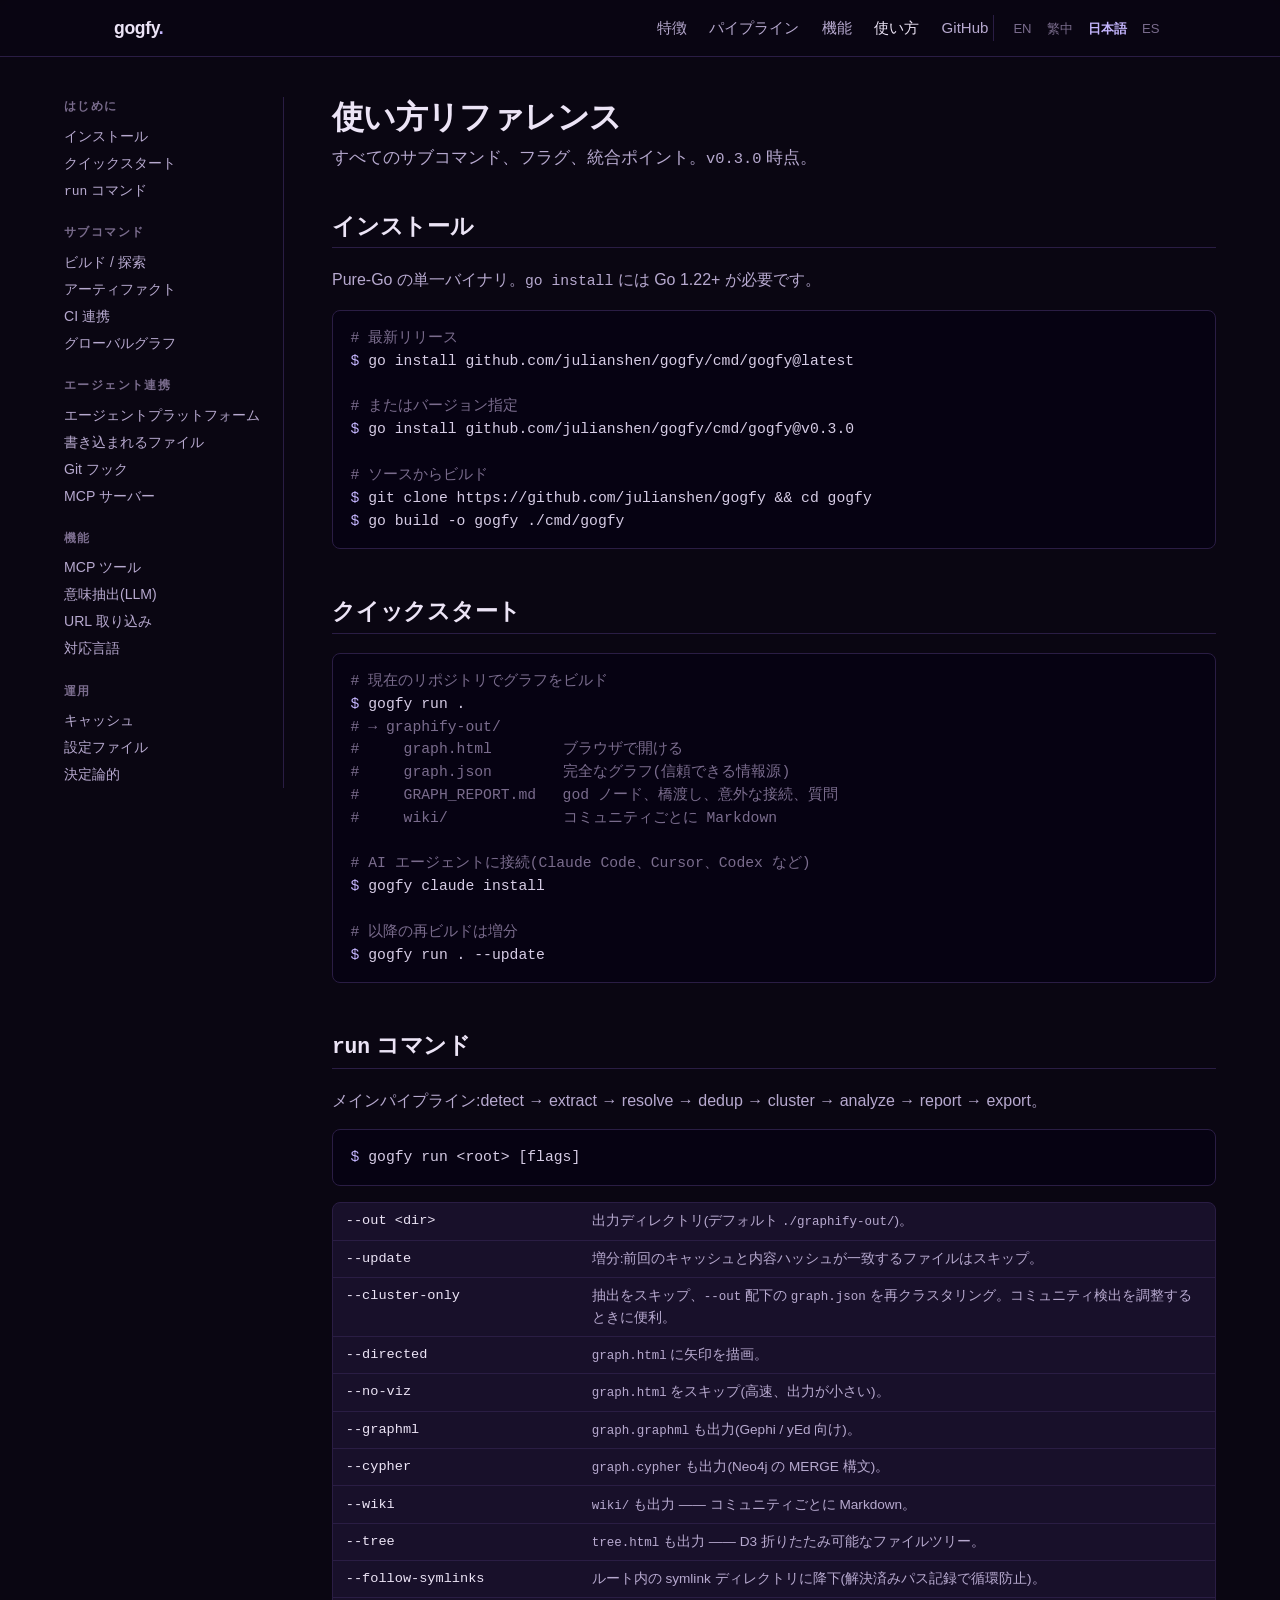
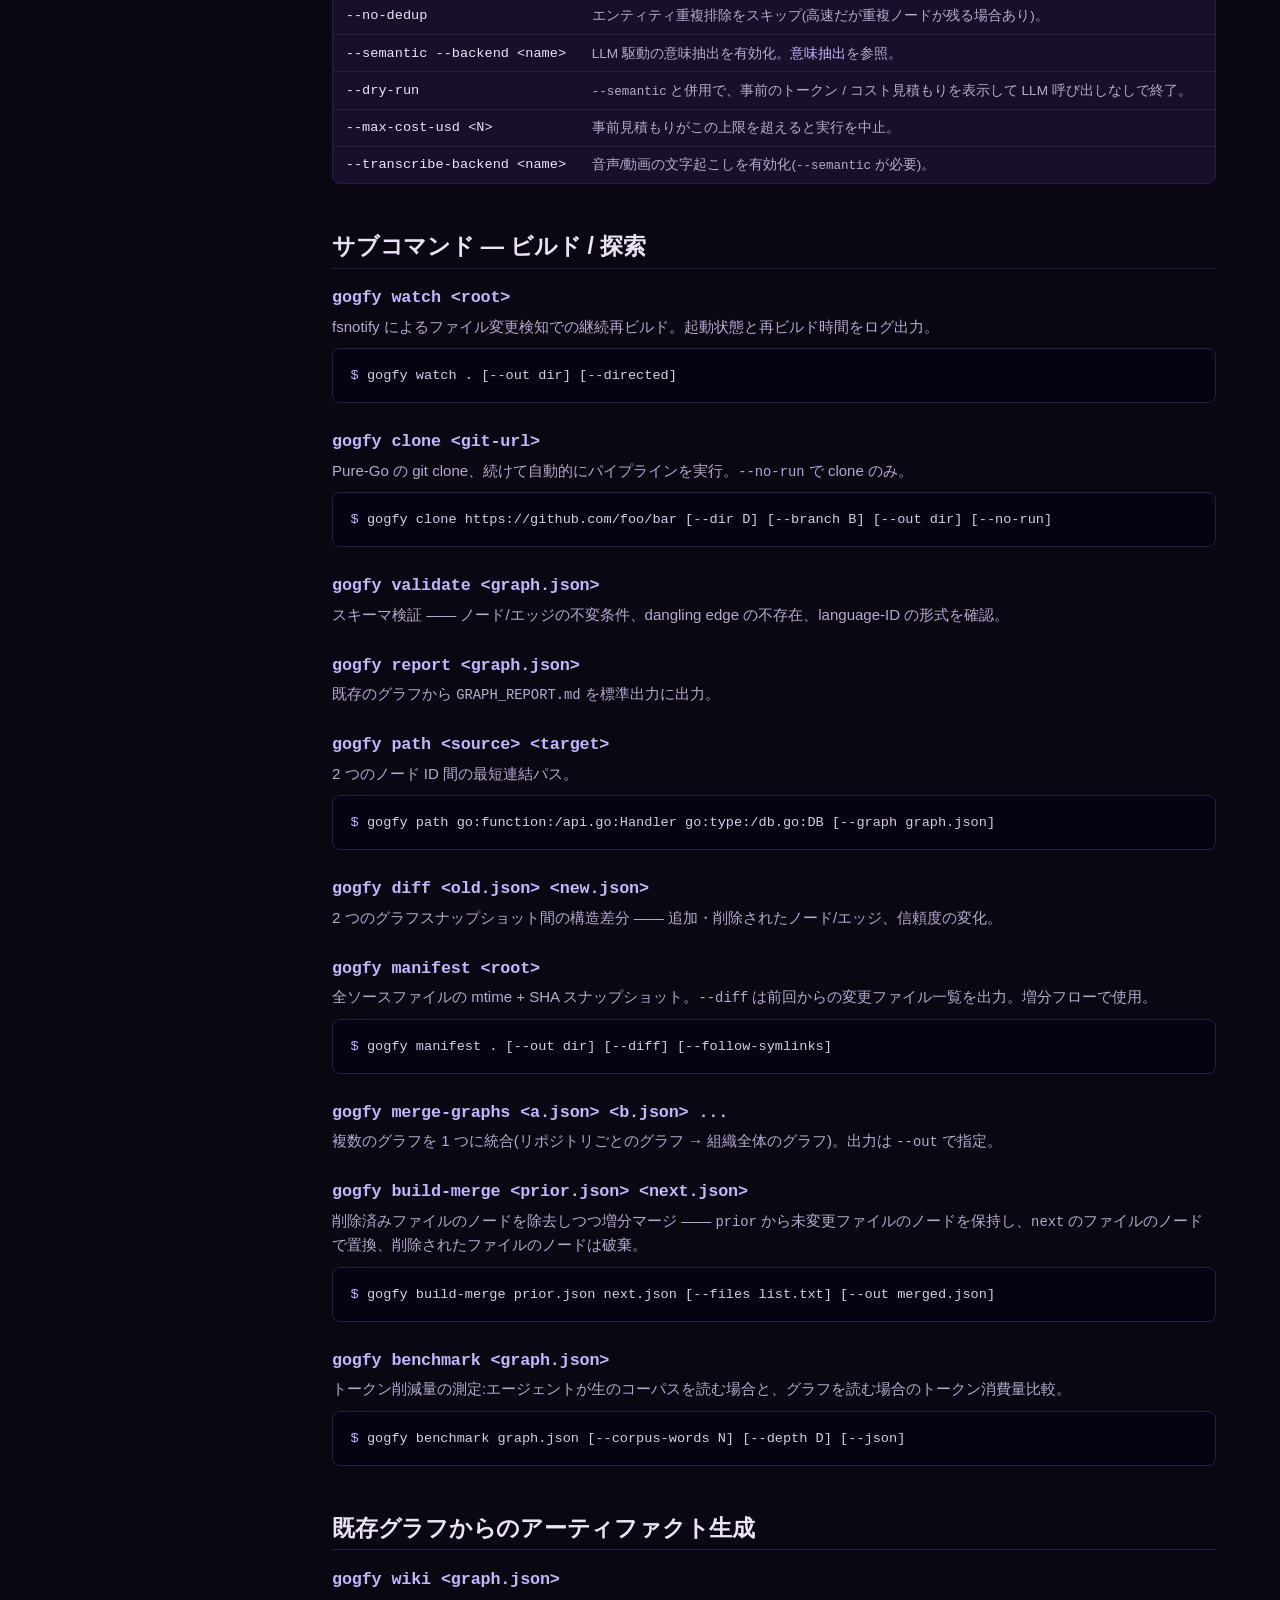
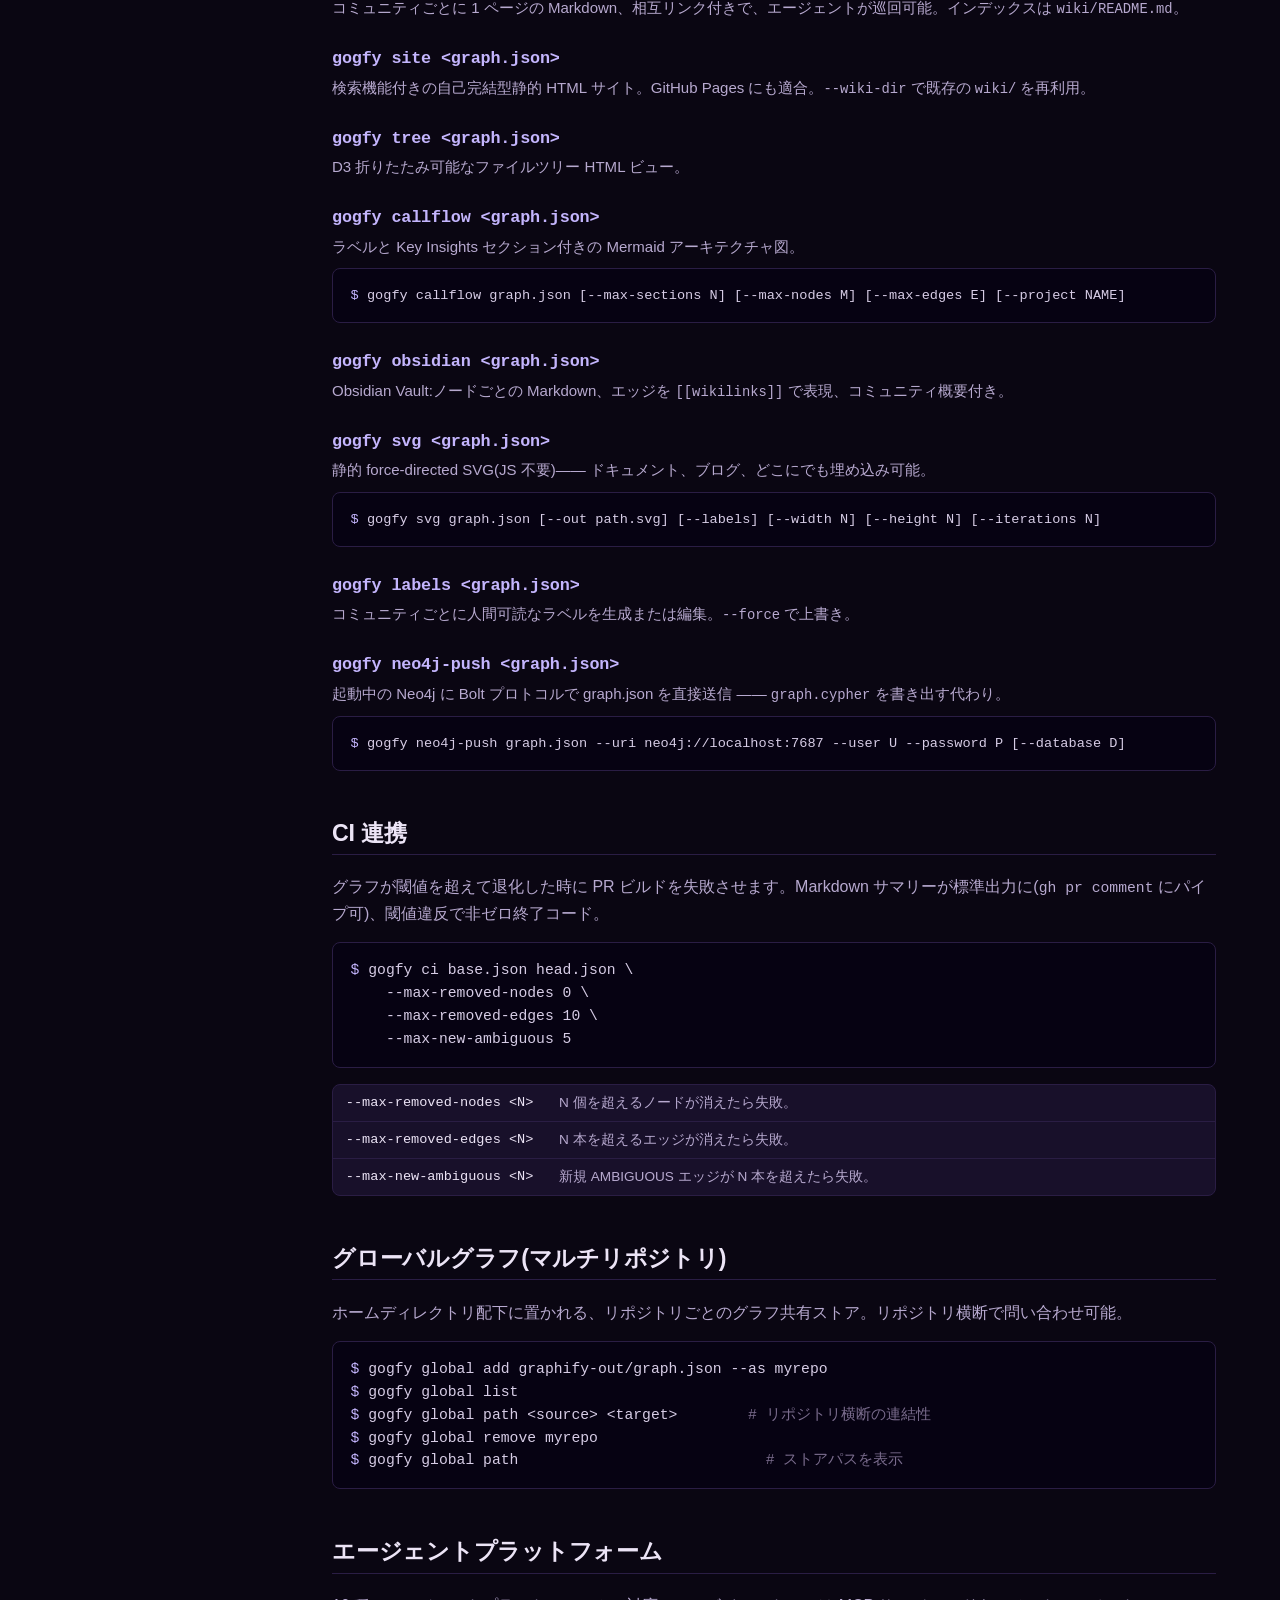
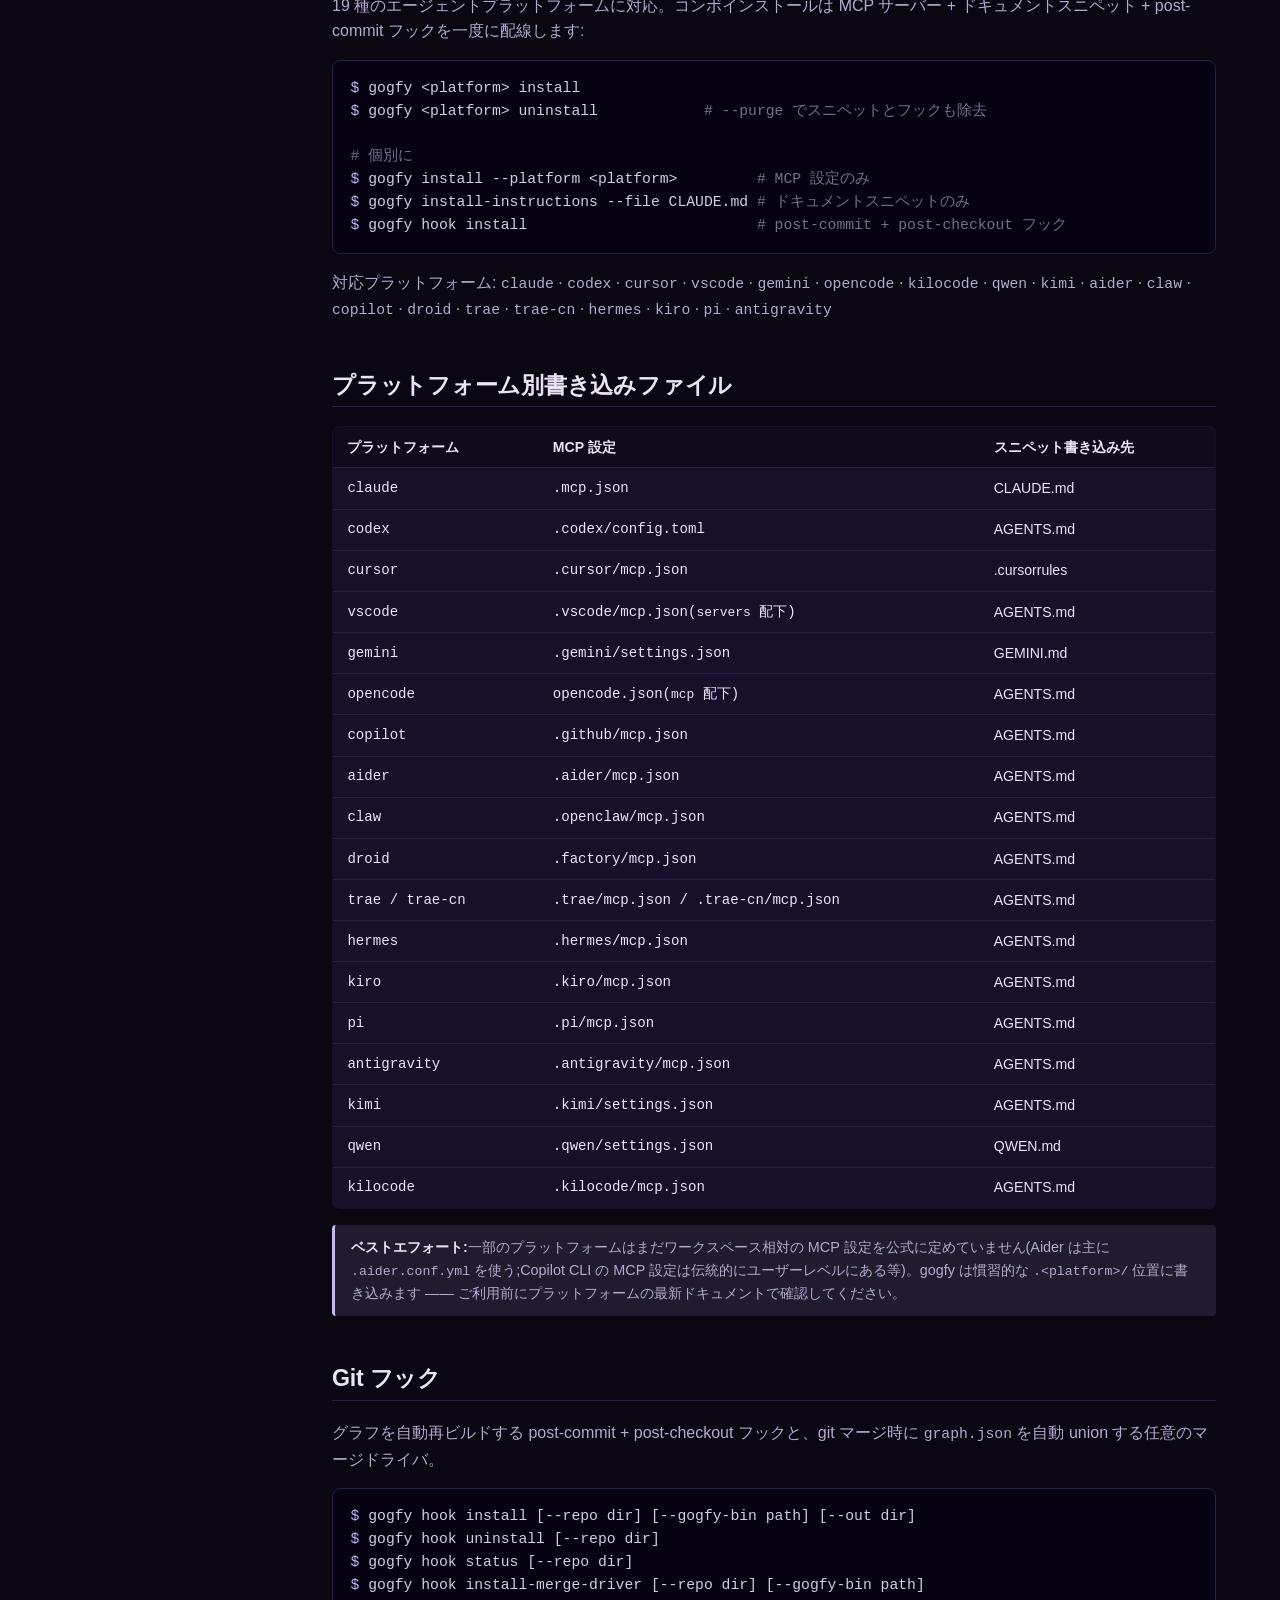
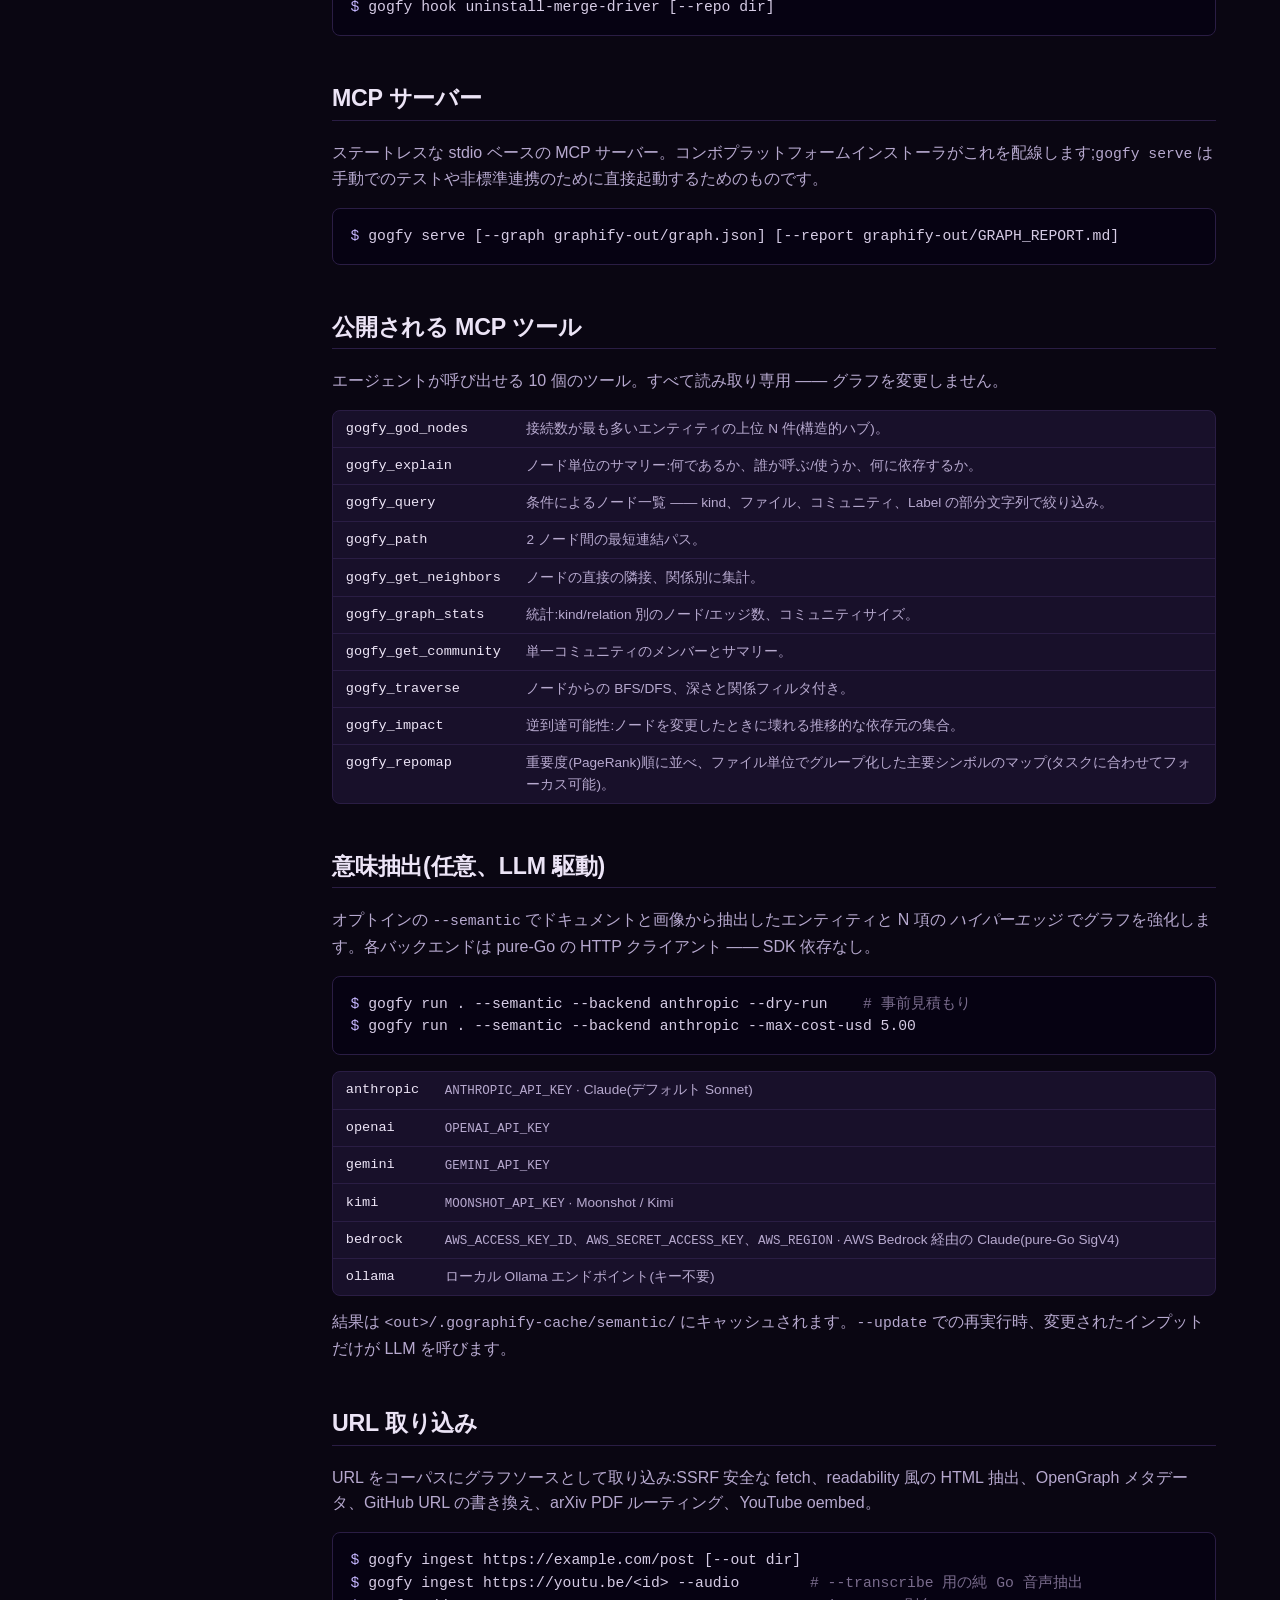
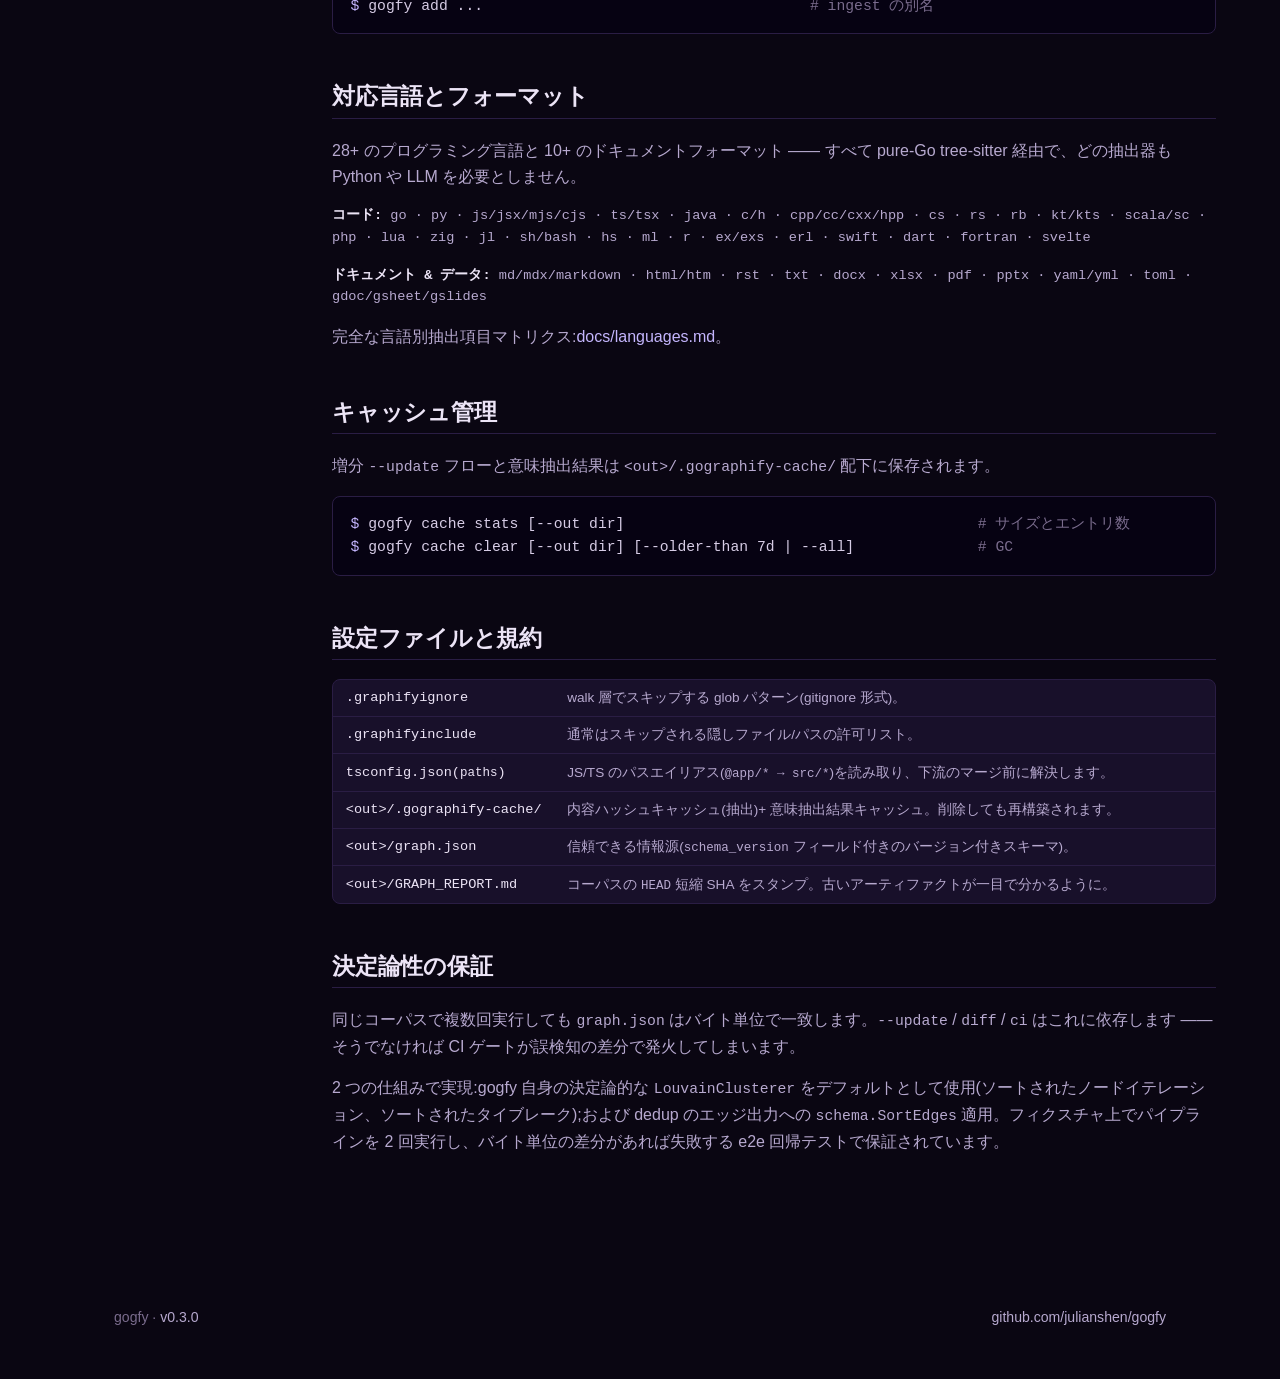
<file: docs/usage.ja.html>
<!doctype html>
<html lang="ja">
<head>
<meta charset="utf-8" />
<meta name="viewport" content="width=device-width, initial-scale=1" />
<title>gogfy — 使い方リファレンス</title>
<meta name="description" content="gogfy の完全な使い方リファレンス:すべてのサブコマンド、フラグ、MCPツール、エージェント連携、設定ファイル。" />
<meta name="theme-color" content="#0a0612" />
<link rel="icon" type="image/svg+xml" href="favicon.svg" />
<link rel="stylesheet" href="style.css" />
</head>
<body>

<header class="nav">
  <div class="container">
    <a href="index.ja.html" class="brand" style="color: var(--fg); text-decoration: none;">gogfy<span class="dot">.</span></a>
    <div class="nav-right">
      <nav class="nav-links">
        <a href="index.ja.html#what">特徴</a>
        <a href="index.ja.html#pipeline">パイプライン</a>
        <a href="index.ja.html#features">機能</a>
        <a href="usage.ja.html" style="color: var(--fg);">使い方</a>
        <a href="https://github.com/julianshen/gogfy">GitHub</a>
      </nav>
      <div class="lang-switch" aria-label="言語">
        <a href="usage.html" hreflang="en">EN</a>
        <a href="usage.zh-TW.html" hreflang="zh-Hant">繁中</a>
        <a href="usage.ja.html" class="active">日本語</a>
        <a href="usage.es.html" hreflang="es">ES</a>
      </div>
    </div>
  </div>
</header>

<div class="docs">

  <aside class="toc">
    <h4>はじめに</h4>
    <a href="#install">インストール</a>
    <a href="#quick-start">クイックスタート</a>
    <a href="#run"><code>run</code> コマンド</a>

    <h4>サブコマンド</h4>
    <a href="#build">ビルド / 探索</a>
    <a href="#artifacts">アーティファクト</a>
    <a href="#ci">CI 連携</a>
    <a href="#global">グローバルグラフ</a>

    <h4>エージェント連携</h4>
    <a href="#agents">エージェントプラットフォーム</a>
    <a href="#agent-files">書き込まれるファイル</a>
    <a href="#hooks">Git フック</a>
    <a href="#serve">MCP サーバー</a>

    <h4>機能</h4>
    <a href="#mcp-tools">MCP ツール</a>
    <a href="#semantic">意味抽出(LLM)</a>
    <a href="#ingest">URL 取り込み</a>
    <a href="#languages">対応言語</a>

    <h4>運用</h4>
    <a href="#cache">キャッシュ</a>
    <a href="#config-files">設定ファイル</a>
    <a href="#determinism">決定論的</a>
  </aside>

  <main class="docs-content">
    <h1>使い方リファレンス</h1>
    <p class="subtitle">すべてのサブコマンド、フラグ、統合ポイント。<code>v0.3.0</code> 時点。</p>

    <section id="install" class="docs-section">
      <h2>インストール</h2>
      <p>Pure-Go の単一バイナリ。<code>go install</code> には Go 1.22+ が必要です。</p>
<pre><span class="c"># 最新リリース</span>
<span class="k">$</span> go install github.com/julianshen/gogfy/cmd/gogfy@latest

<span class="c"># またはバージョン指定</span>
<span class="k">$</span> go install github.com/julianshen/gogfy/cmd/gogfy@v0.3.0

<span class="c"># ソースからビルド</span>
<span class="k">$</span> git clone https://github.com/julianshen/gogfy &amp;&amp; cd gogfy
<span class="k">$</span> go build -o gogfy ./cmd/gogfy</pre>
    </section>

    <section id="quick-start" class="docs-section">
      <h2>クイックスタート</h2>
<pre><span class="c"># 現在のリポジトリでグラフをビルド</span>
<span class="k">$</span> gogfy run .
<span class="c"># → graphify-out/
#     graph.html        ブラウザで開ける
#     graph.json        完全なグラフ(信頼できる情報源)
#     GRAPH_REPORT.md   god ノード、橋渡し、意外な接続、質問
#     wiki/             コミュニティごとに Markdown</span>

<span class="c"># AI エージェントに接続(Claude Code、Cursor、Codex など)</span>
<span class="k">$</span> gogfy claude install

<span class="c"># 以降の再ビルドは増分</span>
<span class="k">$</span> gogfy run . --update</pre>
    </section>

    <section id="run" class="docs-section">
      <h2><code>run</code> コマンド</h2>
      <p>メインパイプライン:detect &rarr; extract &rarr; resolve &rarr; dedup &rarr; cluster &rarr; analyze &rarr; report &rarr; export。</p>
<pre><span class="k">$</span> gogfy run &lt;root&gt; [flags]</pre>
      <div class="flags"><table>
        <tr><td>--out &lt;dir&gt;</td><td>出力ディレクトリ(デフォルト <code>./graphify-out/</code>)。</td></tr>
        <tr><td>--update</td><td>増分:前回のキャッシュと内容ハッシュが一致するファイルはスキップ。</td></tr>
        <tr><td>--cluster-only</td><td>抽出をスキップ、<code>--out</code> 配下の <code>graph.json</code> を再クラスタリング。コミュニティ検出を調整するときに便利。</td></tr>
        <tr><td>--directed</td><td><code>graph.html</code> に矢印を描画。</td></tr>
        <tr><td>--no-viz</td><td><code>graph.html</code> をスキップ(高速、出力が小さい)。</td></tr>
        <tr><td>--graphml</td><td><code>graph.graphml</code> も出力(Gephi / yEd 向け)。</td></tr>
        <tr><td>--cypher</td><td><code>graph.cypher</code> も出力(Neo4j の MERGE 構文)。</td></tr>
        <tr><td>--wiki</td><td><code>wiki/</code> も出力 —— コミュニティごとに Markdown。</td></tr>
        <tr><td>--tree</td><td><code>tree.html</code> も出力 —— D3 折りたたみ可能なファイルツリー。</td></tr>
        <tr><td>--follow-symlinks</td><td>ルート内の symlink ディレクトリに降下(解決済みパス記録で循環防止)。</td></tr>
        <tr><td>--no-dedup</td><td>エンティティ重複排除をスキップ(高速だが重複ノードが残る場合あり)。</td></tr>
        <tr><td>--semantic --backend &lt;name&gt;</td><td>LLM 駆動の意味抽出を有効化。<a href="#semantic">意味抽出</a>を参照。</td></tr>
        <tr><td>--dry-run</td><td><code>--semantic</code> と併用で、事前のトークン / コスト見積もりを表示して LLM 呼び出しなしで終了。</td></tr>
        <tr><td>--max-cost-usd &lt;N&gt;</td><td>事前見積もりがこの上限を超えると実行を中止。</td></tr>
        <tr><td>--transcribe-backend &lt;name&gt;</td><td>音声/動画の文字起こしを有効化(<code>--semantic</code> が必要)。</td></tr>
      </table></div>
    </section>

    <section id="build" class="docs-section">
      <h2>サブコマンド — ビルド / 探索</h2>

      <article class="cmd" id="watch">
        <h3>gogfy watch &lt;root&gt;</h3>
        <p class="summary">fsnotify によるファイル変更検知での継続再ビルド。起動状態と再ビルド時間をログ出力。</p>
<pre><span class="k">$</span> gogfy watch . [--out dir] [--directed]</pre>
      </article>

      <article class="cmd" id="clone">
        <h3>gogfy clone &lt;git-url&gt;</h3>
        <p class="summary">Pure-Go の git clone、続けて自動的にパイプラインを実行。<code>--no-run</code> で clone のみ。</p>
<pre><span class="k">$</span> gogfy clone https://github.com/foo/bar [--dir D] [--branch B] [--out dir] [--no-run]</pre>
      </article>

      <article class="cmd" id="validate">
        <h3>gogfy validate &lt;graph.json&gt;</h3>
        <p class="summary">スキーマ検証 —— ノード/エッジの不変条件、dangling edge の不存在、language-ID の形式を確認。</p>
      </article>

      <article class="cmd" id="report">
        <h3>gogfy report &lt;graph.json&gt;</h3>
        <p class="summary">既存のグラフから <code>GRAPH_REPORT.md</code> を標準出力に出力。</p>
      </article>

      <article class="cmd" id="path">
        <h3>gogfy path &lt;source&gt; &lt;target&gt;</h3>
        <p class="summary">2 つのノード ID 間の最短連結パス。</p>
<pre><span class="k">$</span> gogfy path go:function:/api.go:Handler go:type:/db.go:DB [--graph graph.json]</pre>
      </article>

      <article class="cmd" id="diff">
        <h3>gogfy diff &lt;old.json&gt; &lt;new.json&gt;</h3>
        <p class="summary">2 つのグラフスナップショット間の構造差分 —— 追加・削除されたノード/エッジ、信頼度の変化。</p>
      </article>

      <article class="cmd" id="manifest">
        <h3>gogfy manifest &lt;root&gt;</h3>
        <p class="summary">全ソースファイルの mtime + SHA スナップショット。<code>--diff</code> は前回からの変更ファイル一覧を出力。増分フローで使用。</p>
<pre><span class="k">$</span> gogfy manifest . [--out dir] [--diff] [--follow-symlinks]</pre>
      </article>

      <article class="cmd" id="merge-graphs">
        <h3>gogfy merge-graphs &lt;a.json&gt; &lt;b.json&gt; ...</h3>
        <p class="summary">複数のグラフを 1 つに統合(リポジトリごとのグラフ → 組織全体のグラフ)。出力は <code>--out</code> で指定。</p>
      </article>

      <article class="cmd" id="build-merge">
        <h3>gogfy build-merge &lt;prior.json&gt; &lt;next.json&gt;</h3>
        <p class="summary">削除済みファイルのノードを除去しつつ増分マージ —— <code>prior</code> から未変更ファイルのノードを保持し、<code>next</code> のファイルのノードで置換、削除されたファイルのノードは破棄。</p>
<pre><span class="k">$</span> gogfy build-merge prior.json next.json [--files list.txt] [--out merged.json]</pre>
      </article>

      <article class="cmd" id="benchmark">
        <h3>gogfy benchmark &lt;graph.json&gt;</h3>
        <p class="summary">トークン削減量の測定:エージェントが生のコーパスを読む場合と、グラフを読む場合のトークン消費量比較。</p>
<pre><span class="k">$</span> gogfy benchmark graph.json [--corpus-words N] [--depth D] [--json]</pre>
      </article>
    </section>

    <section id="artifacts" class="docs-section">
      <h2>既存グラフからのアーティファクト生成</h2>

      <article class="cmd" id="wiki">
        <h3>gogfy wiki &lt;graph.json&gt;</h3>
        <p class="summary">コミュニティごとに 1 ページの Markdown、相互リンク付きで、エージェントが巡回可能。インデックスは <code>wiki/README.md</code>。</p>
      </article>

      <article class="cmd" id="site">
        <h3>gogfy site &lt;graph.json&gt;</h3>
        <p class="summary">検索機能付きの自己完結型静的 HTML サイト。GitHub Pages にも適合。<code>--wiki-dir</code> で既存の <code>wiki/</code> を再利用。</p>
      </article>

      <article class="cmd" id="tree">
        <h3>gogfy tree &lt;graph.json&gt;</h3>
        <p class="summary">D3 折りたたみ可能なファイルツリー HTML ビュー。</p>
      </article>

      <article class="cmd" id="callflow">
        <h3>gogfy callflow &lt;graph.json&gt;</h3>
        <p class="summary">ラベルと Key Insights セクション付きの Mermaid アーキテクチャ図。</p>
<pre><span class="k">$</span> gogfy callflow graph.json [--max-sections N] [--max-nodes M] [--max-edges E] [--project NAME]</pre>
      </article>

      <article class="cmd" id="obsidian">
        <h3>gogfy obsidian &lt;graph.json&gt;</h3>
        <p class="summary">Obsidian Vault:ノードごとの Markdown、エッジを <code>[[wikilinks]]</code> で表現、コミュニティ概要付き。</p>
      </article>

      <article class="cmd" id="svg">
        <h3>gogfy svg &lt;graph.json&gt;</h3>
        <p class="summary">静的 force-directed SVG(JS 不要)—— ドキュメント、ブログ、どこにでも埋め込み可能。</p>
<pre><span class="k">$</span> gogfy svg graph.json [--out path.svg] [--labels] [--width N] [--height N] [--iterations N]</pre>
      </article>

      <article class="cmd" id="labels">
        <h3>gogfy labels &lt;graph.json&gt;</h3>
        <p class="summary">コミュニティごとに人間可読なラベルを生成または編集。<code>--force</code> で上書き。</p>
      </article>

      <article class="cmd" id="neo4j-push">
        <h3>gogfy neo4j-push &lt;graph.json&gt;</h3>
        <p class="summary">起動中の Neo4j に Bolt プロトコルで graph.json を直接送信 —— <code>graph.cypher</code> を書き出す代わり。</p>
<pre><span class="k">$</span> gogfy neo4j-push graph.json --uri neo4j://localhost:7687 --user U --password P [--database D]</pre>
      </article>
    </section>

    <section id="ci" class="docs-section">
      <h2>CI 連携</h2>
      <p>グラフが閾値を超えて退化した時に PR ビルドを失敗させます。Markdown サマリーが標準出力に(<code>gh pr comment</code> にパイプ可)、閾値違反で非ゼロ終了コード。</p>
<pre><span class="k">$</span> gogfy ci base.json head.json \
    --max-removed-nodes 0 \
    --max-removed-edges 10 \
    --max-new-ambiguous 5</pre>
      <div class="flags"><table>
        <tr><td>--max-removed-nodes &lt;N&gt;</td><td>N 個を超えるノードが消えたら失敗。</td></tr>
        <tr><td>--max-removed-edges &lt;N&gt;</td><td>N 本を超えるエッジが消えたら失敗。</td></tr>
        <tr><td>--max-new-ambiguous &lt;N&gt;</td><td>新規 AMBIGUOUS エッジが N 本を超えたら失敗。</td></tr>
      </table></div>
    </section>

    <section id="global" class="docs-section">
      <h2>グローバルグラフ(マルチリポジトリ)</h2>
      <p>ホームディレクトリ配下に置かれる、リポジトリごとのグラフ共有ストア。リポジトリ横断で問い合わせ可能。</p>
<pre><span class="k">$</span> gogfy global add graphify-out/graph.json --as myrepo
<span class="k">$</span> gogfy global list
<span class="k">$</span> gogfy global path &lt;source&gt; &lt;target&gt;        <span class="c"># リポジトリ横断の連結性</span>
<span class="k">$</span> gogfy global remove myrepo
<span class="k">$</span> gogfy global path                            <span class="c"># ストアパスを表示</span></pre>
    </section>

    <section id="agents" class="docs-section">
      <h2>エージェントプラットフォーム</h2>
      <p>19 種のエージェントプラットフォームに対応。コンボインストールは MCP サーバー + ドキュメントスニペット + post-commit フックを一度に配線します:</p>
<pre><span class="k">$</span> gogfy &lt;platform&gt; install
<span class="k">$</span> gogfy &lt;platform&gt; uninstall            <span class="c"># --purge でスニペットとフックも除去</span>

<span class="c"># 個別に</span>
<span class="k">$</span> gogfy install --platform &lt;platform&gt;         <span class="c"># MCP 設定のみ</span>
<span class="k">$</span> gogfy install-instructions --file CLAUDE.md <span class="c"># ドキュメントスニペットのみ</span>
<span class="k">$</span> gogfy hook install                          <span class="c"># post-commit + post-checkout フック</span></pre>
      <p style="margin-top: 1rem;">対応プラットフォーム:
        <code>claude</code> &middot; <code>codex</code> &middot; <code>cursor</code> &middot; <code>vscode</code> &middot;
        <code>gemini</code> &middot; <code>opencode</code> &middot; <code>kilocode</code> &middot; <code>qwen</code> &middot;
        <code>kimi</code> &middot; <code>aider</code> &middot; <code>claw</code> &middot; <code>copilot</code> &middot;
        <code>droid</code> &middot; <code>trae</code> &middot; <code>trae-cn</code> &middot; <code>hermes</code> &middot;
        <code>kiro</code> &middot; <code>pi</code> &middot; <code>antigravity</code>
      </p>
    </section>

    <section id="agent-files" class="docs-section">
      <h2>プラットフォーム別書き込みファイル</h2>
      <table class="platforms">
        <thead><tr><th>プラットフォーム</th><th>MCP 設定</th><th>スニペット書き込み先</th></tr></thead>
        <tbody>
          <tr><td>claude</td><td>.mcp.json</td><td>CLAUDE.md</td></tr>
          <tr><td>codex</td><td>.codex/config.toml</td><td>AGENTS.md</td></tr>
          <tr><td>cursor</td><td>.cursor/mcp.json</td><td>.cursorrules</td></tr>
          <tr><td>vscode</td><td>.vscode/mcp.json(<code>servers</code> 配下)</td><td>AGENTS.md</td></tr>
          <tr><td>gemini</td><td>.gemini/settings.json</td><td>GEMINI.md</td></tr>
          <tr><td>opencode</td><td>opencode.json(<code>mcp</code> 配下)</td><td>AGENTS.md</td></tr>
          <tr><td>copilot</td><td>.github/mcp.json</td><td>AGENTS.md</td></tr>
          <tr><td>aider</td><td>.aider/mcp.json</td><td>AGENTS.md</td></tr>
          <tr><td>claw</td><td>.openclaw/mcp.json</td><td>AGENTS.md</td></tr>
          <tr><td>droid</td><td>.factory/mcp.json</td><td>AGENTS.md</td></tr>
          <tr><td>trae / trae-cn</td><td>.trae/mcp.json / .trae-cn/mcp.json</td><td>AGENTS.md</td></tr>
          <tr><td>hermes</td><td>.hermes/mcp.json</td><td>AGENTS.md</td></tr>
          <tr><td>kiro</td><td>.kiro/mcp.json</td><td>AGENTS.md</td></tr>
          <tr><td>pi</td><td>.pi/mcp.json</td><td>AGENTS.md</td></tr>
          <tr><td>antigravity</td><td>.antigravity/mcp.json</td><td>AGENTS.md</td></tr>
          <tr><td>kimi</td><td>.kimi/settings.json</td><td>AGENTS.md</td></tr>
          <tr><td>qwen</td><td>.qwen/settings.json</td><td>QWEN.md</td></tr>
          <tr><td>kilocode</td><td>.kilocode/mcp.json</td><td>AGENTS.md</td></tr>
        </tbody>
      </table>
      <div class="callout" style="margin-top: 1rem;">
        <strong>ベストエフォート:</strong>一部のプラットフォームはまだワークスペース相対の MCP 設定を公式に定めていません(Aider は主に <code>.aider.conf.yml</code> を使う;Copilot CLI の MCP 設定は伝統的にユーザーレベルにある等)。gogfy は慣習的な <code>.&lt;platform&gt;/</code> 位置に書き込みます —— ご利用前にプラットフォームの最新ドキュメントで確認してください。
      </div>
    </section>

    <section id="hooks" class="docs-section">
      <h2>Git フック</h2>
      <p>グラフを自動再ビルドする post-commit + post-checkout フックと、git マージ時に <code>graph.json</code> を自動 union する任意のマージドライバ。</p>
<pre><span class="k">$</span> gogfy hook install [--repo dir] [--gogfy-bin path] [--out dir]
<span class="k">$</span> gogfy hook uninstall [--repo dir]
<span class="k">$</span> gogfy hook status [--repo dir]
<span class="k">$</span> gogfy hook install-merge-driver [--repo dir] [--gogfy-bin path]
<span class="k">$</span> gogfy hook uninstall-merge-driver [--repo dir]</pre>
    </section>

    <section id="serve" class="docs-section">
      <h2>MCP サーバー</h2>
      <p>ステートレスな stdio ベースの MCP サーバー。コンボプラットフォームインストーラがこれを配線します;<code>gogfy serve</code> は手動でのテストや非標準連携のために直接起動するためのものです。</p>
<pre><span class="k">$</span> gogfy serve [--graph graphify-out/graph.json] [--report graphify-out/GRAPH_REPORT.md]</pre>
    </section>

    <section id="mcp-tools" class="docs-section">
      <h2>公開される MCP ツール</h2>
      <p>エージェントが呼び出せる 10 個のツール。すべて読み取り専用 —— グラフを変更しません。</p>
      <div class="flags"><table>
        <tr><td>gogfy_god_nodes</td><td>接続数が最も多いエンティティの上位 N 件(構造的ハブ)。</td></tr>
        <tr><td>gogfy_explain</td><td>ノード単位のサマリー:何であるか、誰が呼ぶ/使うか、何に依存するか。</td></tr>
        <tr><td>gogfy_query</td><td>条件によるノード一覧 —— kind、ファイル、コミュニティ、Label の部分文字列で絞り込み。</td></tr>
        <tr><td>gogfy_path</td><td>2 ノード間の最短連結パス。</td></tr>
        <tr><td>gogfy_get_neighbors</td><td>ノードの直接の隣接、関係別に集計。</td></tr>
        <tr><td>gogfy_graph_stats</td><td>統計:kind/relation 別のノード/エッジ数、コミュニティサイズ。</td></tr>
        <tr><td>gogfy_get_community</td><td>単一コミュニティのメンバーとサマリー。</td></tr>
        <tr><td>gogfy_traverse</td><td>ノードからの BFS/DFS、深さと関係フィルタ付き。</td></tr>
        <tr><td>gogfy_impact</td><td>逆到達可能性:ノードを変更したときに壊れる推移的な依存元の集合。</td></tr>
        <tr><td>gogfy_repomap</td><td>重要度(PageRank)順に並べ、ファイル単位でグループ化した主要シンボルのマップ(タスクに合わせてフォーカス可能)。</td></tr>
      </table></div>
    </section>

    <section id="semantic" class="docs-section">
      <h2>意味抽出(任意、LLM 駆動)</h2>
      <p>オプトインの <code>--semantic</code> でドキュメントと画像から抽出したエンティティと N 項の <em>ハイパーエッジ</em> でグラフを強化します。各バックエンドは pure-Go の HTTP クライアント —— SDK 依存なし。</p>
<pre><span class="k">$</span> gogfy run . --semantic --backend anthropic --dry-run    <span class="c"># 事前見積もり</span>
<span class="k">$</span> gogfy run . --semantic --backend anthropic --max-cost-usd 5.00</pre>
      <div class="flags"><table>
        <tr><td>anthropic</td><td><code>ANTHROPIC_API_KEY</code> &middot; Claude(デフォルト Sonnet)</td></tr>
        <tr><td>openai</td><td><code>OPENAI_API_KEY</code></td></tr>
        <tr><td>gemini</td><td><code>GEMINI_API_KEY</code></td></tr>
        <tr><td>kimi</td><td><code>MOONSHOT_API_KEY</code> &middot; Moonshot / Kimi</td></tr>
        <tr><td>bedrock</td><td><code>AWS_ACCESS_KEY_ID</code>、<code>AWS_SECRET_ACCESS_KEY</code>、<code>AWS_REGION</code> &middot; AWS Bedrock 経由の Claude(pure-Go SigV4)</td></tr>
        <tr><td>ollama</td><td>ローカル Ollama エンドポイント(キー不要)</td></tr>
      </table></div>
      <p style="margin-top: 0.8rem;">結果は <code>&lt;out&gt;/.gographify-cache/semantic/</code> にキャッシュされます。<code>--update</code> での再実行時、変更されたインプットだけが LLM を呼びます。</p>
    </section>

    <section id="ingest" class="docs-section">
      <h2>URL 取り込み</h2>
      <p>URL をコーパスにグラフソースとして取り込み:SSRF 安全な fetch、readability 風の HTML 抽出、OpenGraph メタデータ、GitHub URL の書き換え、arXiv PDF ルーティング、YouTube oembed。</p>
<pre><span class="k">$</span> gogfy ingest https://example.com/post [--out dir]
<span class="k">$</span> gogfy ingest https://youtu.be/&lt;id&gt; --audio        <span class="c"># --transcribe 用の純 Go 音声抽出</span>
<span class="k">$</span> gogfy add ...                                     <span class="c"># ingest の別名</span></pre>
    </section>

    <section id="languages" class="docs-section">
      <h2>対応言語とフォーマット</h2>
      <p>28+ のプログラミング言語と 10+ のドキュメントフォーマット —— すべて pure-Go tree-sitter 経由で、どの抽出器も Python や LLM を必要としません。</p>
      <p style="font-family: 'SF Mono', Menlo, Consolas, monospace; font-size: 0.85rem; color: var(--fg-soft);">
        <strong style="color: var(--fg);">コード:</strong>
        go &middot; py &middot; js/jsx/mjs/cjs &middot; ts/tsx &middot; java &middot; c/h &middot; cpp/cc/cxx/hpp &middot;
        cs &middot; rs &middot; rb &middot; kt/kts &middot; scala/sc &middot; php &middot; lua &middot; zig &middot; jl &middot;
        sh/bash &middot; hs &middot; ml &middot; r &middot; ex/exs &middot; erl &middot; swift &middot; dart &middot; fortran &middot; svelte
      </p>
      <p style="font-family: 'SF Mono', Menlo, Consolas, monospace; font-size: 0.85rem; color: var(--fg-soft);">
        <strong style="color: var(--fg);">ドキュメント & データ:</strong>
        md/mdx/markdown &middot; html/htm &middot; rst &middot; txt &middot; docx &middot; xlsx &middot; pdf &middot; pptx &middot; yaml/yml &middot; toml &middot; gdoc/gsheet/gslides
      </p>
      <p>完全な言語別抽出項目マトリクス:<a href="https://github.com/julianshen/gogfy/blob/main/docs/languages.md">docs/languages.md</a>。</p>
    </section>

    <section id="cache" class="docs-section">
      <h2>キャッシュ管理</h2>
      <p>増分 <code>--update</code> フローと意味抽出結果は <code>&lt;out&gt;/.gographify-cache/</code> 配下に保存されます。</p>
<pre><span class="k">$</span> gogfy cache stats [--out dir]                                        <span class="c"># サイズとエントリ数</span>
<span class="k">$</span> gogfy cache clear [--out dir] [--older-than 7d | --all]              <span class="c"># GC</span></pre>
    </section>

    <section id="config-files" class="docs-section">
      <h2>設定ファイルと規約</h2>
      <div class="flags"><table>
        <tr><td>.graphifyignore</td><td>walk 層でスキップする glob パターン(gitignore 形式)。</td></tr>
        <tr><td>.graphifyinclude</td><td>通常はスキップされる隠しファイル/パスの許可リスト。</td></tr>
        <tr><td>tsconfig.json(<code>paths</code>)</td><td>JS/TS のパスエイリアス(<code>@app/* → src/*</code>)を読み取り、下流のマージ前に解決します。</td></tr>
        <tr><td>&lt;out&gt;/.gographify-cache/</td><td>内容ハッシュキャッシュ(抽出)+ 意味抽出結果キャッシュ。削除しても再構築されます。</td></tr>
        <tr><td>&lt;out&gt;/graph.json</td><td>信頼できる情報源(<code>schema_version</code> フィールド付きのバージョン付きスキーマ)。</td></tr>
        <tr><td>&lt;out&gt;/GRAPH_REPORT.md</td><td>コーパスの <code>HEAD</code> 短縮 SHA をスタンプ。古いアーティファクトが一目で分かるように。</td></tr>
      </table></div>
    </section>

    <section id="determinism" class="docs-section">
      <h2>決定論性の保証</h2>
      <p>同じコーパスで複数回実行しても <code>graph.json</code> はバイト単位で一致します。<code>--update</code> / <code>diff</code> / <code>ci</code> はこれに依存します —— そうでなければ CI ゲートが誤検知の差分で発火してしまいます。</p>
      <p>2 つの仕組みで実現:gogfy 自身の決定論的な <code>LouvainClusterer</code> をデフォルトとして使用(ソートされたノードイテレーション、ソートされたタイブレーク);および dedup のエッジ出力への <code>schema.SortEdges</code> 適用。フィクスチャ上でパイプラインを 2 回実行し、バイト単位の差分があれば失敗する e2e 回帰テストで保証されています。</p>
    </section>

  </main>
</div>

<footer>
  <div class="container">
    <div>
      gogfy &middot; <a href="https://github.com/julianshen/gogfy/releases/tag/v0.3.0">v0.3.0</a>
    </div>
    <div>
      <a href="https://github.com/julianshen/gogfy">github.com/julianshen/gogfy</a>
    </div>
  </div>
</footer>

</body>
</html>
</file>
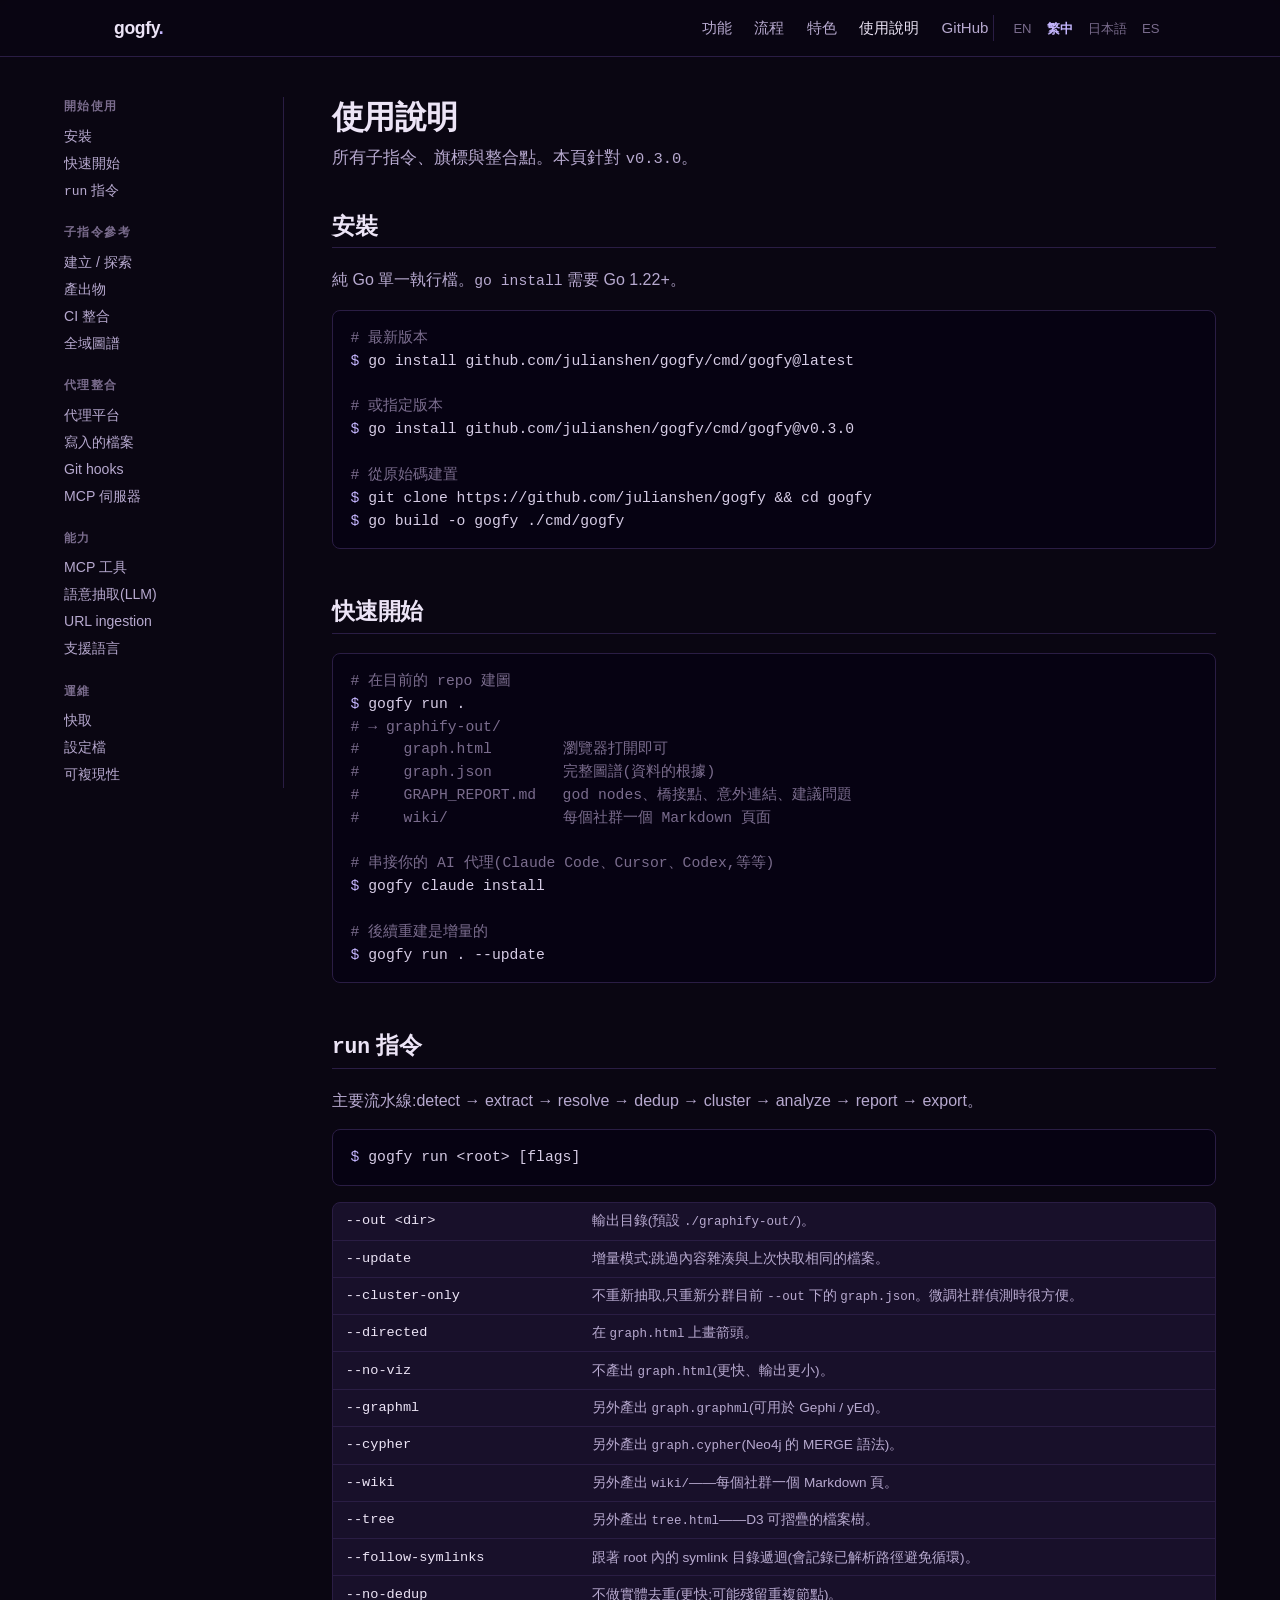
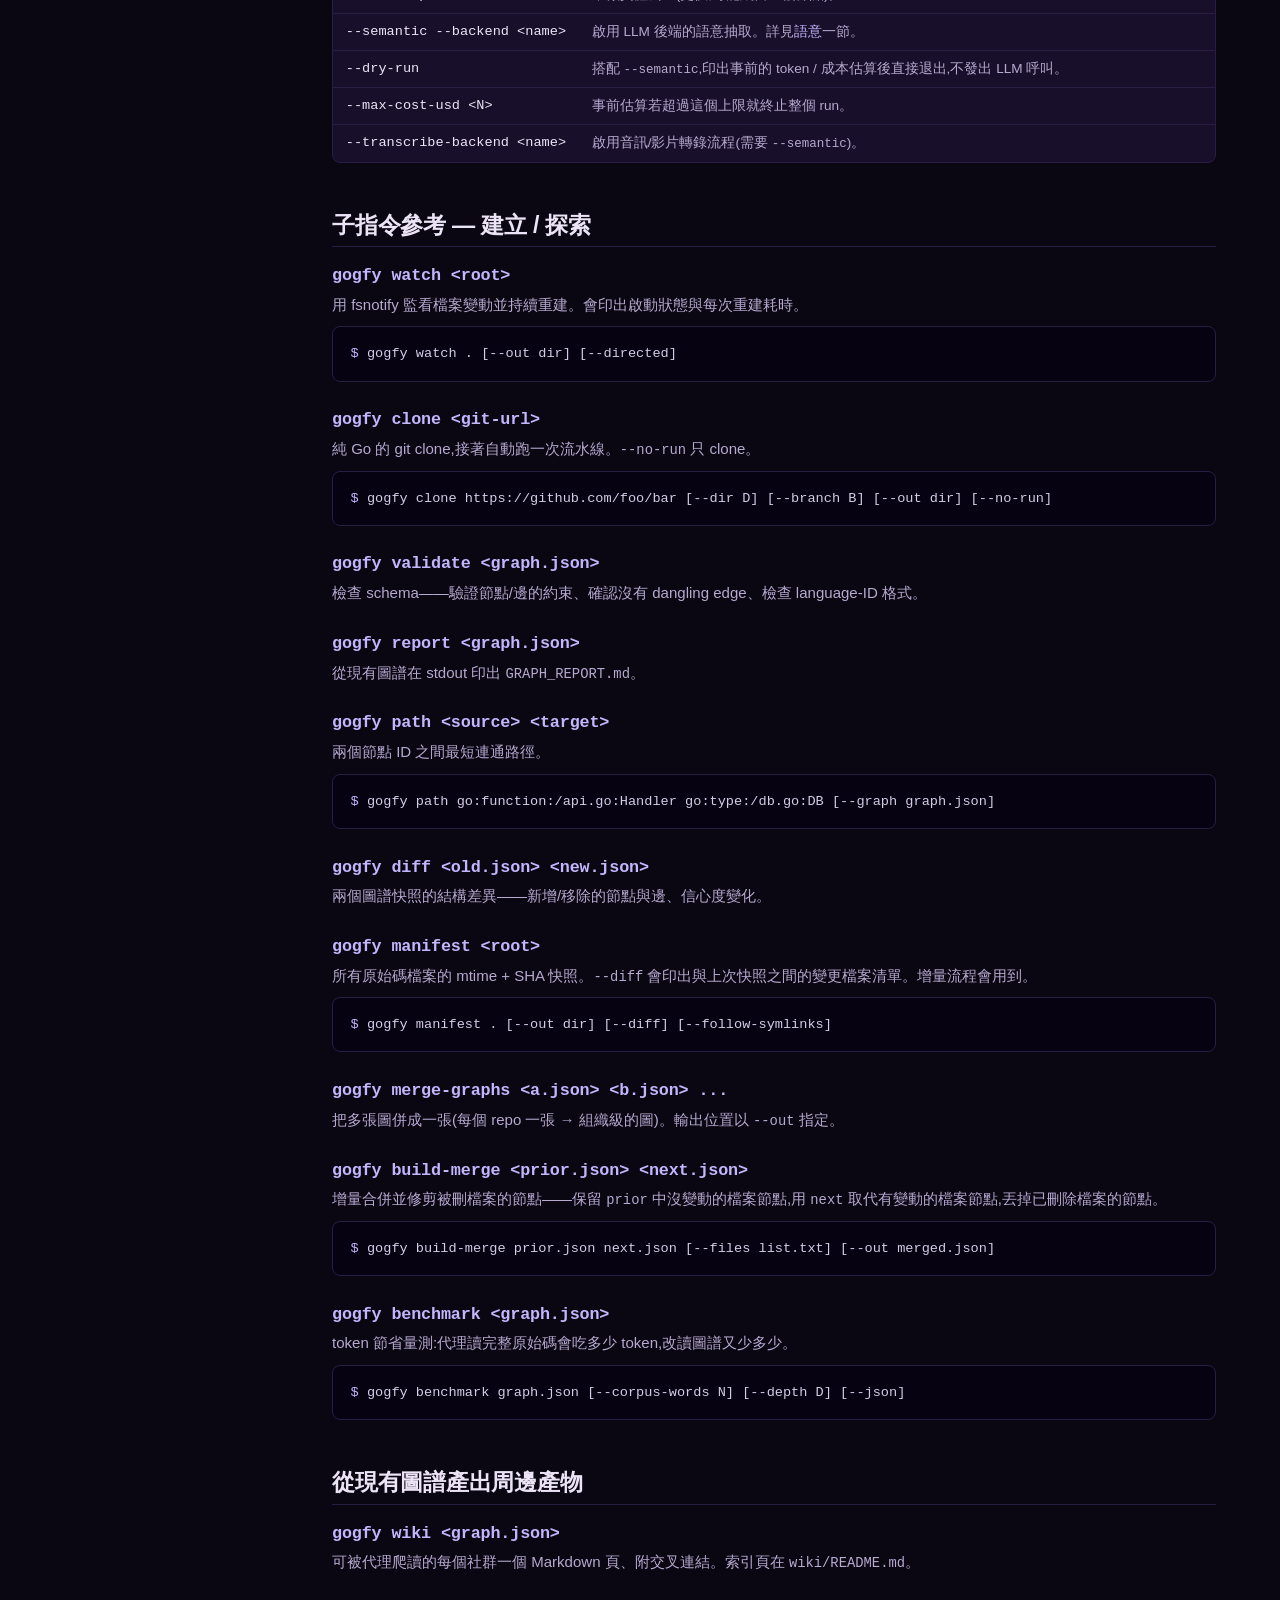
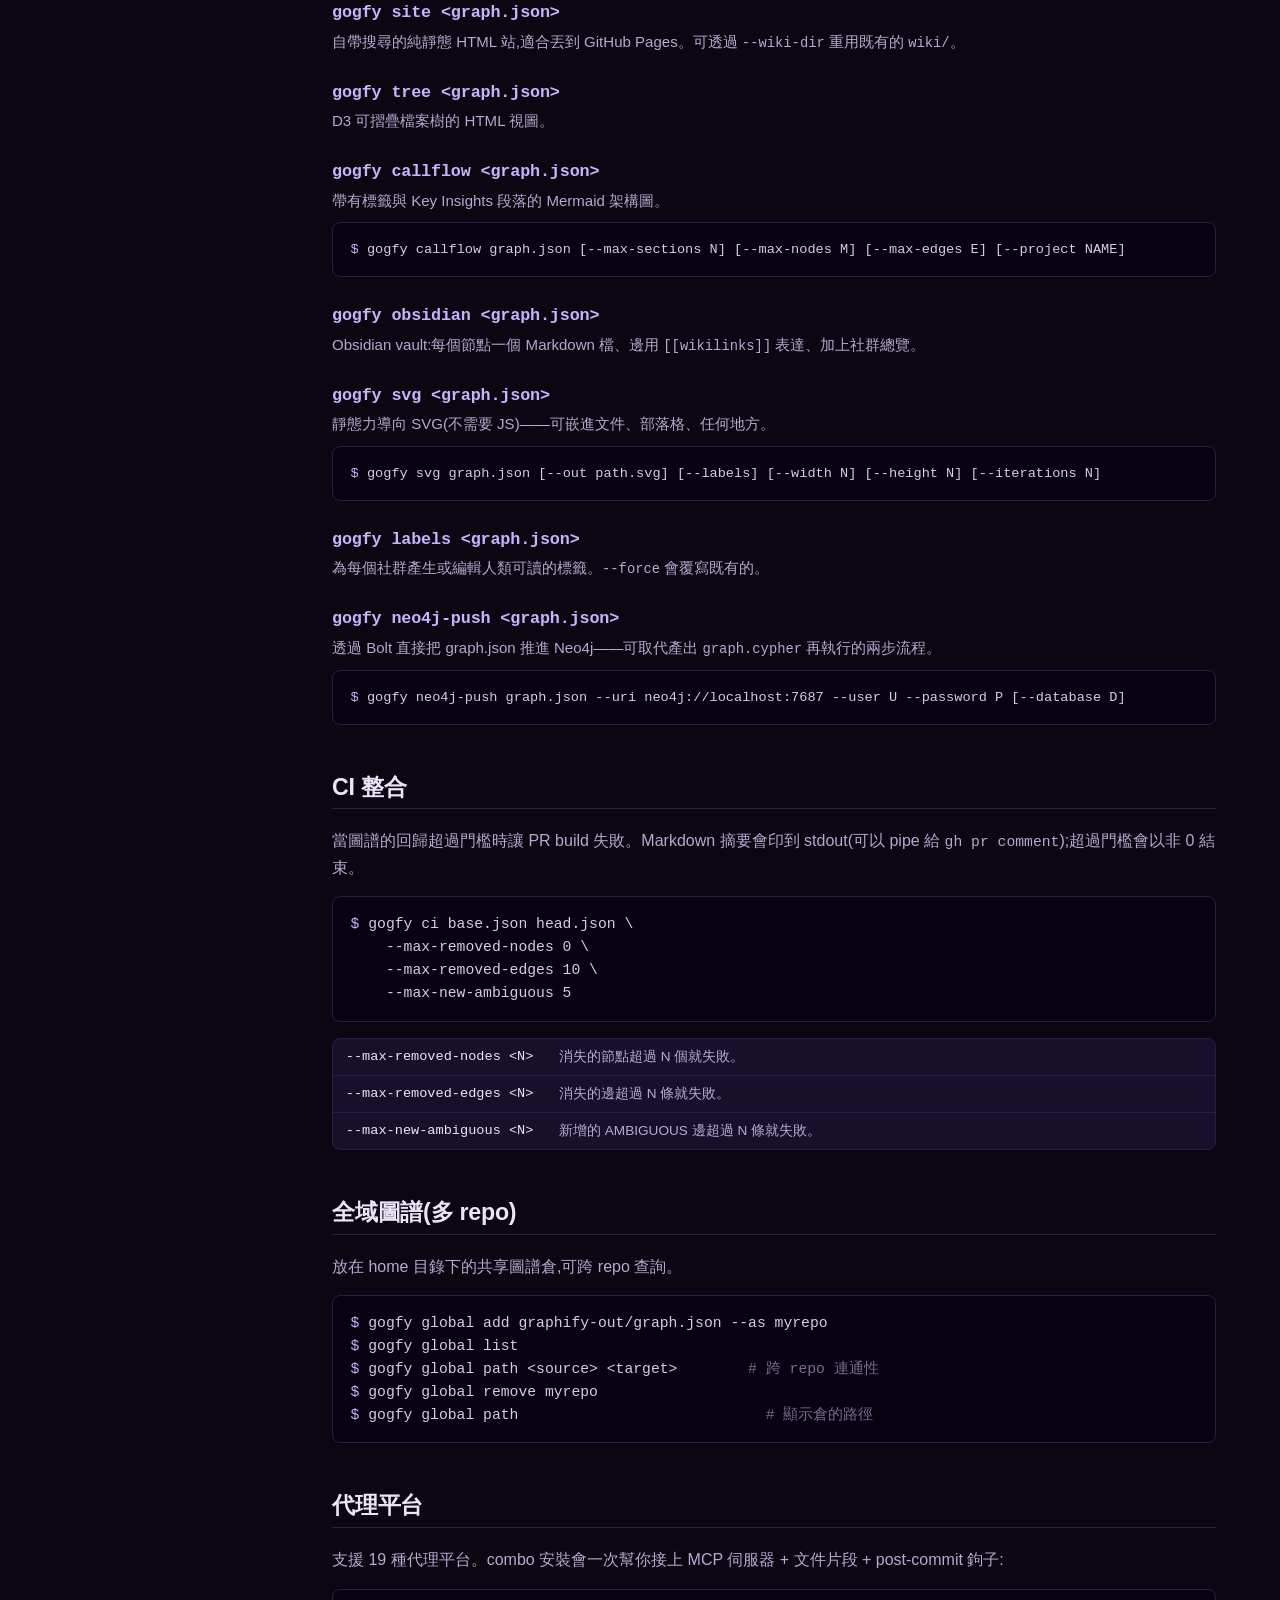
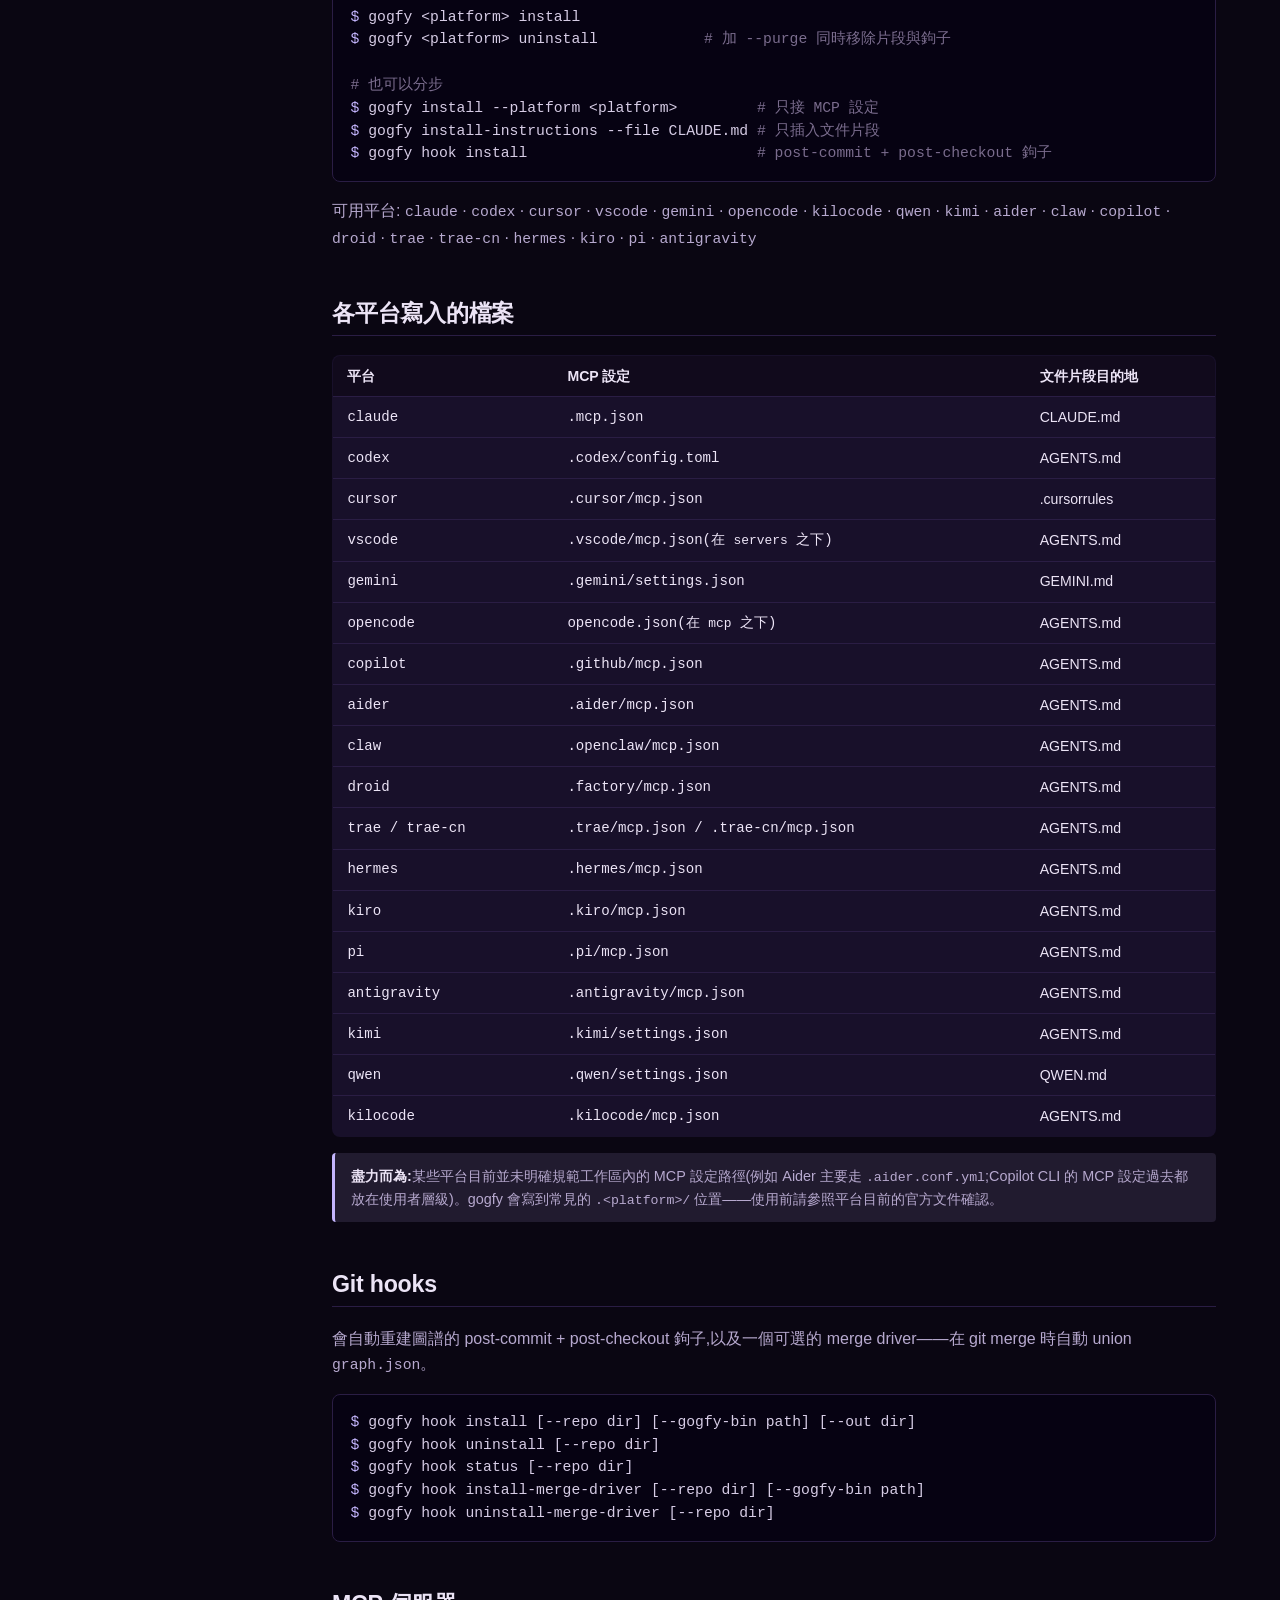
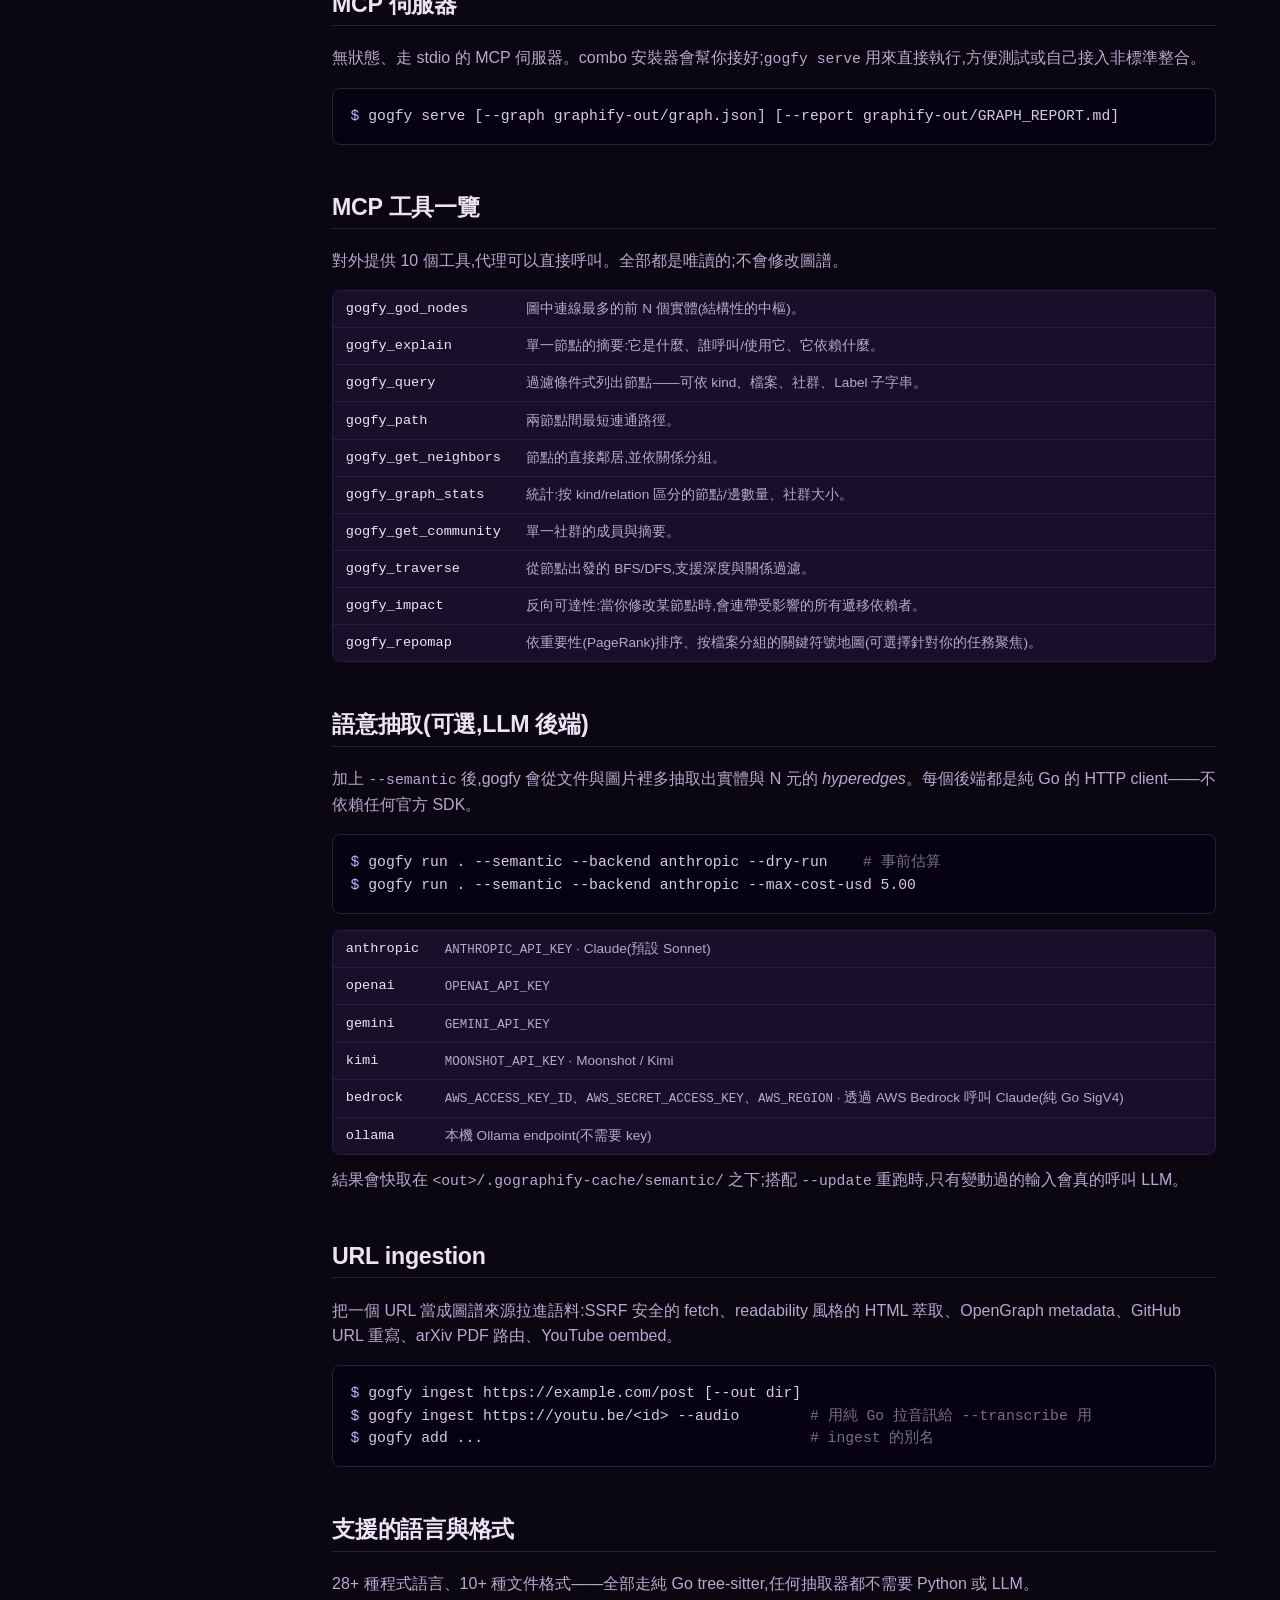
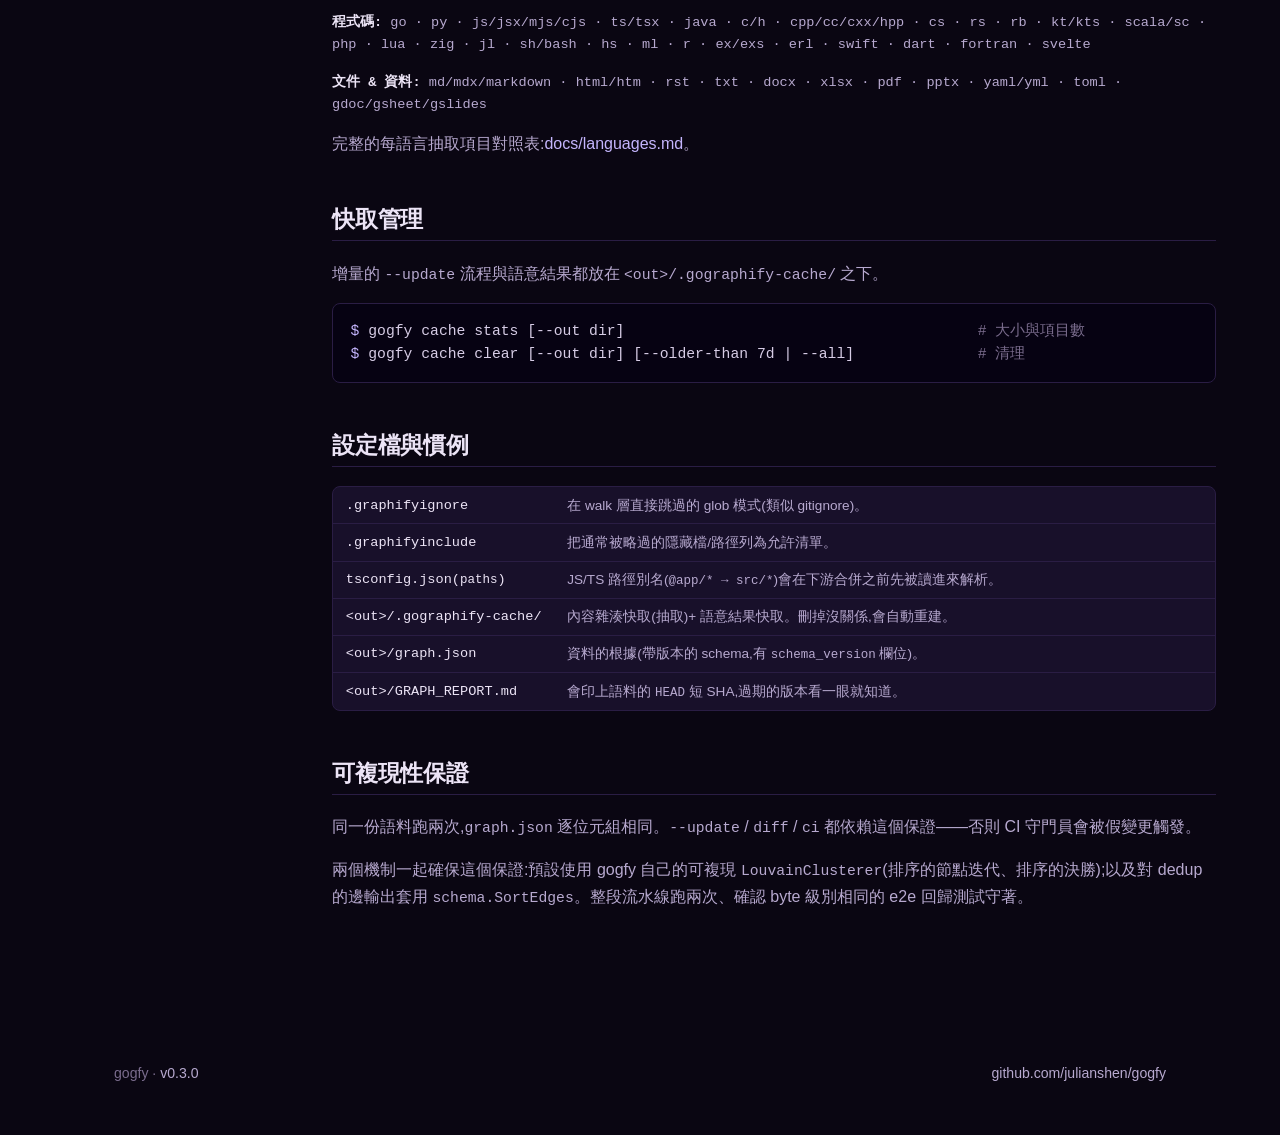
<file: docs/usage.zh-TW.html>
<!doctype html>
<html lang="zh-Hant">
<head>
<meta charset="utf-8" />
<meta name="viewport" content="width=device-width, initial-scale=1" />
<title>gogfy — 使用說明</title>
<meta name="description" content="gogfy 的完整使用說明:每一個子指令、旗標、MCP 工具、代理平台整合與設定檔。" />
<meta name="theme-color" content="#0a0612" />
<link rel="icon" type="image/svg+xml" href="favicon.svg" />
<link rel="stylesheet" href="style.css" />
</head>
<body>

<header class="nav">
  <div class="container">
    <a href="index.zh-TW.html" class="brand" style="color: var(--fg); text-decoration: none;">gogfy<span class="dot">.</span></a>
    <div class="nav-right">
      <nav class="nav-links">
        <a href="index.zh-TW.html#what">功能</a>
        <a href="index.zh-TW.html#pipeline">流程</a>
        <a href="index.zh-TW.html#features">特色</a>
        <a href="usage.zh-TW.html" style="color: var(--fg);">使用說明</a>
        <a href="https://github.com/julianshen/gogfy">GitHub</a>
      </nav>
      <div class="lang-switch" aria-label="語言">
        <a href="usage.html" hreflang="en">EN</a>
        <a href="usage.zh-TW.html" class="active">繁中</a>
        <a href="usage.ja.html" hreflang="ja">日本語</a>
        <a href="usage.es.html" hreflang="es">ES</a>
      </div>
    </div>
  </div>
</header>

<div class="docs">

  <aside class="toc">
    <h4>開始使用</h4>
    <a href="#install">安裝</a>
    <a href="#quick-start">快速開始</a>
    <a href="#run"><code>run</code> 指令</a>

    <h4>子指令參考</h4>
    <a href="#build">建立 / 探索</a>
    <a href="#artifacts">產出物</a>
    <a href="#ci">CI 整合</a>
    <a href="#global">全域圖譜</a>

    <h4>代理整合</h4>
    <a href="#agents">代理平台</a>
    <a href="#agent-files">寫入的檔案</a>
    <a href="#hooks">Git hooks</a>
    <a href="#serve">MCP 伺服器</a>

    <h4>能力</h4>
    <a href="#mcp-tools">MCP 工具</a>
    <a href="#semantic">語意抽取(LLM)</a>
    <a href="#ingest">URL ingestion</a>
    <a href="#languages">支援語言</a>

    <h4>運維</h4>
    <a href="#cache">快取</a>
    <a href="#config-files">設定檔</a>
    <a href="#determinism">可複現性</a>
  </aside>

  <main class="docs-content">
    <h1>使用說明</h1>
    <p class="subtitle">所有子指令、旗標與整合點。本頁針對 <code>v0.3.0</code>。</p>

    <section id="install" class="docs-section">
      <h2>安裝</h2>
      <p>純 Go 單一執行檔。<code>go install</code> 需要 Go 1.22+。</p>
<pre><span class="c"># 最新版本</span>
<span class="k">$</span> go install github.com/julianshen/gogfy/cmd/gogfy@latest

<span class="c"># 或指定版本</span>
<span class="k">$</span> go install github.com/julianshen/gogfy/cmd/gogfy@v0.3.0

<span class="c"># 從原始碼建置</span>
<span class="k">$</span> git clone https://github.com/julianshen/gogfy &amp;&amp; cd gogfy
<span class="k">$</span> go build -o gogfy ./cmd/gogfy</pre>
    </section>

    <section id="quick-start" class="docs-section">
      <h2>快速開始</h2>
<pre><span class="c"># 在目前的 repo 建圖</span>
<span class="k">$</span> gogfy run .
<span class="c"># → graphify-out/
#     graph.html        瀏覽器打開即可
#     graph.json        完整圖譜(資料的根據)
#     GRAPH_REPORT.md   god nodes、橋接點、意外連結、建議問題
#     wiki/             每個社群一個 Markdown 頁面</span>

<span class="c"># 串接你的 AI 代理(Claude Code、Cursor、Codex,等等)</span>
<span class="k">$</span> gogfy claude install

<span class="c"># 後續重建是增量的</span>
<span class="k">$</span> gogfy run . --update</pre>
    </section>

    <section id="run" class="docs-section">
      <h2><code>run</code> 指令</h2>
      <p>主要流水線:detect &rarr; extract &rarr; resolve &rarr; dedup &rarr; cluster &rarr; analyze &rarr; report &rarr; export。</p>
<pre><span class="k">$</span> gogfy run &lt;root&gt; [flags]</pre>
      <div class="flags"><table>
        <tr><td>--out &lt;dir&gt;</td><td>輸出目錄(預設 <code>./graphify-out/</code>)。</td></tr>
        <tr><td>--update</td><td>增量模式:跳過內容雜湊與上次快取相同的檔案。</td></tr>
        <tr><td>--cluster-only</td><td>不重新抽取,只重新分群目前 <code>--out</code> 下的 <code>graph.json</code>。微調社群偵測時很方便。</td></tr>
        <tr><td>--directed</td><td>在 <code>graph.html</code> 上畫箭頭。</td></tr>
        <tr><td>--no-viz</td><td>不產出 <code>graph.html</code>(更快、輸出更小)。</td></tr>
        <tr><td>--graphml</td><td>另外產出 <code>graph.graphml</code>(可用於 Gephi / yEd)。</td></tr>
        <tr><td>--cypher</td><td>另外產出 <code>graph.cypher</code>(Neo4j 的 MERGE 語法)。</td></tr>
        <tr><td>--wiki</td><td>另外產出 <code>wiki/</code>——每個社群一個 Markdown 頁。</td></tr>
        <tr><td>--tree</td><td>另外產出 <code>tree.html</code>——D3 可摺疊的檔案樹。</td></tr>
        <tr><td>--follow-symlinks</td><td>跟著 root 內的 symlink 目錄遞迴(會記錄已解析路徑避免循環)。</td></tr>
        <tr><td>--no-dedup</td><td>不做實體去重(更快;可能殘留重複節點)。</td></tr>
        <tr><td>--semantic --backend &lt;name&gt;</td><td>啟用 LLM 後端的語意抽取。詳見<a href="#semantic">語意</a>一節。</td></tr>
        <tr><td>--dry-run</td><td>搭配 <code>--semantic</code>,印出事前的 token / 成本估算後直接退出,不發出 LLM 呼叫。</td></tr>
        <tr><td>--max-cost-usd &lt;N&gt;</td><td>事前估算若超過這個上限就終止整個 run。</td></tr>
        <tr><td>--transcribe-backend &lt;name&gt;</td><td>啟用音訊/影片轉錄流程(需要 <code>--semantic</code>)。</td></tr>
      </table></div>
    </section>

    <section id="build" class="docs-section">
      <h2>子指令參考 &mdash; 建立 / 探索</h2>

      <article class="cmd" id="watch">
        <h3>gogfy watch &lt;root&gt;</h3>
        <p class="summary">用 fsnotify 監看檔案變動並持續重建。會印出啟動狀態與每次重建耗時。</p>
<pre><span class="k">$</span> gogfy watch . [--out dir] [--directed]</pre>
      </article>

      <article class="cmd" id="clone">
        <h3>gogfy clone &lt;git-url&gt;</h3>
        <p class="summary">純 Go 的 git clone,接著自動跑一次流水線。<code>--no-run</code> 只 clone。</p>
<pre><span class="k">$</span> gogfy clone https://github.com/foo/bar [--dir D] [--branch B] [--out dir] [--no-run]</pre>
      </article>

      <article class="cmd" id="validate">
        <h3>gogfy validate &lt;graph.json&gt;</h3>
        <p class="summary">檢查 schema——驗證節點/邊的約束、確認沒有 dangling edge、檢查 language-ID 格式。</p>
      </article>

      <article class="cmd" id="report">
        <h3>gogfy report &lt;graph.json&gt;</h3>
        <p class="summary">從現有圖譜在 stdout 印出 <code>GRAPH_REPORT.md</code>。</p>
      </article>

      <article class="cmd" id="path">
        <h3>gogfy path &lt;source&gt; &lt;target&gt;</h3>
        <p class="summary">兩個節點 ID 之間最短連通路徑。</p>
<pre><span class="k">$</span> gogfy path go:function:/api.go:Handler go:type:/db.go:DB [--graph graph.json]</pre>
      </article>

      <article class="cmd" id="diff">
        <h3>gogfy diff &lt;old.json&gt; &lt;new.json&gt;</h3>
        <p class="summary">兩個圖譜快照的結構差異——新增/移除的節點與邊、信心度變化。</p>
      </article>

      <article class="cmd" id="manifest">
        <h3>gogfy manifest &lt;root&gt;</h3>
        <p class="summary">所有原始碼檔案的 mtime + SHA 快照。<code>--diff</code> 會印出與上次快照之間的變更檔案清單。增量流程會用到。</p>
<pre><span class="k">$</span> gogfy manifest . [--out dir] [--diff] [--follow-symlinks]</pre>
      </article>

      <article class="cmd" id="merge-graphs">
        <h3>gogfy merge-graphs &lt;a.json&gt; &lt;b.json&gt; ...</h3>
        <p class="summary">把多張圖併成一張(每個 repo 一張 → 組織級的圖)。輸出位置以 <code>--out</code> 指定。</p>
      </article>

      <article class="cmd" id="build-merge">
        <h3>gogfy build-merge &lt;prior.json&gt; &lt;next.json&gt;</h3>
        <p class="summary">增量合併並修剪被刪檔案的節點——保留 <code>prior</code> 中沒變動的檔案節點,用 <code>next</code> 取代有變動的檔案節點,丟掉已刪除檔案的節點。</p>
<pre><span class="k">$</span> gogfy build-merge prior.json next.json [--files list.txt] [--out merged.json]</pre>
      </article>

      <article class="cmd" id="benchmark">
        <h3>gogfy benchmark &lt;graph.json&gt;</h3>
        <p class="summary">token 節省量測:代理讀完整原始碼會吃多少 token,改讀圖譜又少多少。</p>
<pre><span class="k">$</span> gogfy benchmark graph.json [--corpus-words N] [--depth D] [--json]</pre>
      </article>
    </section>

    <section id="artifacts" class="docs-section">
      <h2>從現有圖譜產出周邊產物</h2>

      <article class="cmd" id="wiki">
        <h3>gogfy wiki &lt;graph.json&gt;</h3>
        <p class="summary">可被代理爬讀的每個社群一個 Markdown 頁、附交叉連結。索引頁在 <code>wiki/README.md</code>。</p>
      </article>

      <article class="cmd" id="site">
        <h3>gogfy site &lt;graph.json&gt;</h3>
        <p class="summary">自帶搜尋的純靜態 HTML 站,適合丟到 GitHub Pages。可透過 <code>--wiki-dir</code> 重用既有的 <code>wiki/</code>。</p>
      </article>

      <article class="cmd" id="tree">
        <h3>gogfy tree &lt;graph.json&gt;</h3>
        <p class="summary">D3 可摺疊檔案樹的 HTML 視圖。</p>
      </article>

      <article class="cmd" id="callflow">
        <h3>gogfy callflow &lt;graph.json&gt;</h3>
        <p class="summary">帶有標籤與 Key Insights 段落的 Mermaid 架構圖。</p>
<pre><span class="k">$</span> gogfy callflow graph.json [--max-sections N] [--max-nodes M] [--max-edges E] [--project NAME]</pre>
      </article>

      <article class="cmd" id="obsidian">
        <h3>gogfy obsidian &lt;graph.json&gt;</h3>
        <p class="summary">Obsidian vault:每個節點一個 Markdown 檔、邊用 <code>[[wikilinks]]</code> 表達、加上社群總覽。</p>
      </article>

      <article class="cmd" id="svg">
        <h3>gogfy svg &lt;graph.json&gt;</h3>
        <p class="summary">靜態力導向 SVG(不需要 JS)——可嵌進文件、部落格、任何地方。</p>
<pre><span class="k">$</span> gogfy svg graph.json [--out path.svg] [--labels] [--width N] [--height N] [--iterations N]</pre>
      </article>

      <article class="cmd" id="labels">
        <h3>gogfy labels &lt;graph.json&gt;</h3>
        <p class="summary">為每個社群產生或編輯人類可讀的標籤。<code>--force</code> 會覆寫既有的。</p>
      </article>

      <article class="cmd" id="neo4j-push">
        <h3>gogfy neo4j-push &lt;graph.json&gt;</h3>
        <p class="summary">透過 Bolt 直接把 graph.json 推進 Neo4j——可取代產出 <code>graph.cypher</code> 再執行的兩步流程。</p>
<pre><span class="k">$</span> gogfy neo4j-push graph.json --uri neo4j://localhost:7687 --user U --password P [--database D]</pre>
      </article>
    </section>

    <section id="ci" class="docs-section">
      <h2>CI 整合</h2>
      <p>當圖譜的回歸超過門檻時讓 PR build 失敗。Markdown 摘要會印到 stdout(可以 pipe 給 <code>gh pr comment</code>);超過門檻會以非 0 結束。</p>
<pre><span class="k">$</span> gogfy ci base.json head.json \
    --max-removed-nodes 0 \
    --max-removed-edges 10 \
    --max-new-ambiguous 5</pre>
      <div class="flags"><table>
        <tr><td>--max-removed-nodes &lt;N&gt;</td><td>消失的節點超過 N 個就失敗。</td></tr>
        <tr><td>--max-removed-edges &lt;N&gt;</td><td>消失的邊超過 N 條就失敗。</td></tr>
        <tr><td>--max-new-ambiguous &lt;N&gt;</td><td>新增的 AMBIGUOUS 邊超過 N 條就失敗。</td></tr>
      </table></div>
    </section>

    <section id="global" class="docs-section">
      <h2>全域圖譜(多 repo)</h2>
      <p>放在 home 目錄下的共享圖譜倉,可跨 repo 查詢。</p>
<pre><span class="k">$</span> gogfy global add graphify-out/graph.json --as myrepo
<span class="k">$</span> gogfy global list
<span class="k">$</span> gogfy global path &lt;source&gt; &lt;target&gt;        <span class="c"># 跨 repo 連通性</span>
<span class="k">$</span> gogfy global remove myrepo
<span class="k">$</span> gogfy global path                            <span class="c"># 顯示倉的路徑</span></pre>
    </section>

    <section id="agents" class="docs-section">
      <h2>代理平台</h2>
      <p>支援 19 種代理平台。combo 安裝會一次幫你接上 MCP 伺服器 + 文件片段 + post-commit 鉤子:</p>
<pre><span class="k">$</span> gogfy &lt;platform&gt; install
<span class="k">$</span> gogfy &lt;platform&gt; uninstall            <span class="c"># 加 --purge 同時移除片段與鉤子</span>

<span class="c"># 也可以分步</span>
<span class="k">$</span> gogfy install --platform &lt;platform&gt;         <span class="c"># 只接 MCP 設定</span>
<span class="k">$</span> gogfy install-instructions --file CLAUDE.md <span class="c"># 只插入文件片段</span>
<span class="k">$</span> gogfy hook install                          <span class="c"># post-commit + post-checkout 鉤子</span></pre>
      <p style="margin-top: 1rem;">可用平台:
        <code>claude</code> &middot; <code>codex</code> &middot; <code>cursor</code> &middot; <code>vscode</code> &middot;
        <code>gemini</code> &middot; <code>opencode</code> &middot; <code>kilocode</code> &middot; <code>qwen</code> &middot;
        <code>kimi</code> &middot; <code>aider</code> &middot; <code>claw</code> &middot; <code>copilot</code> &middot;
        <code>droid</code> &middot; <code>trae</code> &middot; <code>trae-cn</code> &middot; <code>hermes</code> &middot;
        <code>kiro</code> &middot; <code>pi</code> &middot; <code>antigravity</code>
      </p>
    </section>

    <section id="agent-files" class="docs-section">
      <h2>各平台寫入的檔案</h2>
      <table class="platforms">
        <thead><tr><th>平台</th><th>MCP 設定</th><th>文件片段目的地</th></tr></thead>
        <tbody>
          <tr><td>claude</td><td>.mcp.json</td><td>CLAUDE.md</td></tr>
          <tr><td>codex</td><td>.codex/config.toml</td><td>AGENTS.md</td></tr>
          <tr><td>cursor</td><td>.cursor/mcp.json</td><td>.cursorrules</td></tr>
          <tr><td>vscode</td><td>.vscode/mcp.json(在 <code>servers</code> 之下)</td><td>AGENTS.md</td></tr>
          <tr><td>gemini</td><td>.gemini/settings.json</td><td>GEMINI.md</td></tr>
          <tr><td>opencode</td><td>opencode.json(在 <code>mcp</code> 之下)</td><td>AGENTS.md</td></tr>
          <tr><td>copilot</td><td>.github/mcp.json</td><td>AGENTS.md</td></tr>
          <tr><td>aider</td><td>.aider/mcp.json</td><td>AGENTS.md</td></tr>
          <tr><td>claw</td><td>.openclaw/mcp.json</td><td>AGENTS.md</td></tr>
          <tr><td>droid</td><td>.factory/mcp.json</td><td>AGENTS.md</td></tr>
          <tr><td>trae / trae-cn</td><td>.trae/mcp.json / .trae-cn/mcp.json</td><td>AGENTS.md</td></tr>
          <tr><td>hermes</td><td>.hermes/mcp.json</td><td>AGENTS.md</td></tr>
          <tr><td>kiro</td><td>.kiro/mcp.json</td><td>AGENTS.md</td></tr>
          <tr><td>pi</td><td>.pi/mcp.json</td><td>AGENTS.md</td></tr>
          <tr><td>antigravity</td><td>.antigravity/mcp.json</td><td>AGENTS.md</td></tr>
          <tr><td>kimi</td><td>.kimi/settings.json</td><td>AGENTS.md</td></tr>
          <tr><td>qwen</td><td>.qwen/settings.json</td><td>QWEN.md</td></tr>
          <tr><td>kilocode</td><td>.kilocode/mcp.json</td><td>AGENTS.md</td></tr>
        </tbody>
      </table>
      <div class="callout" style="margin-top: 1rem;">
        <strong>盡力而為:</strong>某些平台目前並未明確規範工作區內的 MCP 設定路徑(例如 Aider 主要走 <code>.aider.conf.yml</code>;Copilot CLI 的 MCP 設定過去都放在使用者層級)。gogfy 會寫到常見的 <code>.&lt;platform&gt;/</code> 位置——使用前請參照平台目前的官方文件確認。
      </div>
    </section>

    <section id="hooks" class="docs-section">
      <h2>Git hooks</h2>
      <p>會自動重建圖譜的 post-commit + post-checkout 鉤子,以及一個可選的 merge driver——在 git merge 時自動 union <code>graph.json</code>。</p>
<pre><span class="k">$</span> gogfy hook install [--repo dir] [--gogfy-bin path] [--out dir]
<span class="k">$</span> gogfy hook uninstall [--repo dir]
<span class="k">$</span> gogfy hook status [--repo dir]
<span class="k">$</span> gogfy hook install-merge-driver [--repo dir] [--gogfy-bin path]
<span class="k">$</span> gogfy hook uninstall-merge-driver [--repo dir]</pre>
    </section>

    <section id="serve" class="docs-section">
      <h2>MCP 伺服器</h2>
      <p>無狀態、走 stdio 的 MCP 伺服器。combo 安裝器會幫你接好;<code>gogfy serve</code> 用來直接執行,方便測試或自己接入非標準整合。</p>
<pre><span class="k">$</span> gogfy serve [--graph graphify-out/graph.json] [--report graphify-out/GRAPH_REPORT.md]</pre>
    </section>

    <section id="mcp-tools" class="docs-section">
      <h2>MCP 工具一覽</h2>
      <p>對外提供 10 個工具,代理可以直接呼叫。全部都是唯讀的;不會修改圖譜。</p>
      <div class="flags"><table>
        <tr><td>gogfy_god_nodes</td><td>圖中連線最多的前 N 個實體(結構性的中樞)。</td></tr>
        <tr><td>gogfy_explain</td><td>單一節點的摘要:它是什麼、誰呼叫/使用它、它依賴什麼。</td></tr>
        <tr><td>gogfy_query</td><td>過濾條件式列出節點——可依 kind、檔案、社群、Label 子字串。</td></tr>
        <tr><td>gogfy_path</td><td>兩節點間最短連通路徑。</td></tr>
        <tr><td>gogfy_get_neighbors</td><td>節點的直接鄰居,並依關係分組。</td></tr>
        <tr><td>gogfy_graph_stats</td><td>統計:按 kind/relation 區分的節點/邊數量、社群大小。</td></tr>
        <tr><td>gogfy_get_community</td><td>單一社群的成員與摘要。</td></tr>
        <tr><td>gogfy_traverse</td><td>從節點出發的 BFS/DFS,支援深度與關係過濾。</td></tr>
        <tr><td>gogfy_impact</td><td>反向可達性:當你修改某節點時,會連帶受影響的所有遞移依賴者。</td></tr>
        <tr><td>gogfy_repomap</td><td>依重要性(PageRank)排序、按檔案分組的關鍵符號地圖(可選擇針對你的任務聚焦)。</td></tr>
      </table></div>
    </section>

    <section id="semantic" class="docs-section">
      <h2>語意抽取(可選,LLM 後端)</h2>
      <p>加上 <code>--semantic</code> 後,gogfy 會從文件與圖片裡多抽取出實體與 N 元的 <em>hyperedges</em>。每個後端都是純 Go 的 HTTP client——不依賴任何官方 SDK。</p>
<pre><span class="k">$</span> gogfy run . --semantic --backend anthropic --dry-run    <span class="c"># 事前估算</span>
<span class="k">$</span> gogfy run . --semantic --backend anthropic --max-cost-usd 5.00</pre>
      <div class="flags"><table>
        <tr><td>anthropic</td><td><code>ANTHROPIC_API_KEY</code> &middot; Claude(預設 Sonnet)</td></tr>
        <tr><td>openai</td><td><code>OPENAI_API_KEY</code></td></tr>
        <tr><td>gemini</td><td><code>GEMINI_API_KEY</code></td></tr>
        <tr><td>kimi</td><td><code>MOONSHOT_API_KEY</code> &middot; Moonshot / Kimi</td></tr>
        <tr><td>bedrock</td><td><code>AWS_ACCESS_KEY_ID</code>、<code>AWS_SECRET_ACCESS_KEY</code>、<code>AWS_REGION</code> &middot; 透過 AWS Bedrock 呼叫 Claude(純 Go SigV4)</td></tr>
        <tr><td>ollama</td><td>本機 Ollama endpoint(不需要 key)</td></tr>
      </table></div>
      <p style="margin-top: 0.8rem;">結果會快取在 <code>&lt;out&gt;/.gographify-cache/semantic/</code> 之下;搭配 <code>--update</code> 重跑時,只有變動過的輸入會真的呼叫 LLM。</p>
    </section>

    <section id="ingest" class="docs-section">
      <h2>URL ingestion</h2>
      <p>把一個 URL 當成圖譜來源拉進語料:SSRF 安全的 fetch、readability 風格的 HTML 萃取、OpenGraph metadata、GitHub URL 重寫、arXiv PDF 路由、YouTube oembed。</p>
<pre><span class="k">$</span> gogfy ingest https://example.com/post [--out dir]
<span class="k">$</span> gogfy ingest https://youtu.be/&lt;id&gt; --audio        <span class="c"># 用純 Go 拉音訊給 --transcribe 用</span>
<span class="k">$</span> gogfy add ...                                     <span class="c"># ingest 的別名</span></pre>
    </section>

    <section id="languages" class="docs-section">
      <h2>支援的語言與格式</h2>
      <p>28+ 種程式語言、10+ 種文件格式——全部走純 Go tree-sitter,任何抽取器都不需要 Python 或 LLM。</p>
      <p style="font-family: 'SF Mono', Menlo, Consolas, monospace; font-size: 0.85rem; color: var(--fg-soft);">
        <strong style="color: var(--fg);">程式碼:</strong>
        go &middot; py &middot; js/jsx/mjs/cjs &middot; ts/tsx &middot; java &middot; c/h &middot; cpp/cc/cxx/hpp &middot;
        cs &middot; rs &middot; rb &middot; kt/kts &middot; scala/sc &middot; php &middot; lua &middot; zig &middot; jl &middot;
        sh/bash &middot; hs &middot; ml &middot; r &middot; ex/exs &middot; erl &middot; swift &middot; dart &middot; fortran &middot; svelte
      </p>
      <p style="font-family: 'SF Mono', Menlo, Consolas, monospace; font-size: 0.85rem; color: var(--fg-soft);">
        <strong style="color: var(--fg);">文件 & 資料:</strong>
        md/mdx/markdown &middot; html/htm &middot; rst &middot; txt &middot; docx &middot; xlsx &middot; pdf &middot; pptx &middot; yaml/yml &middot; toml &middot; gdoc/gsheet/gslides
      </p>
      <p>完整的每語言抽取項目對照表:<a href="https://github.com/julianshen/gogfy/blob/main/docs/languages.md">docs/languages.md</a>。</p>
    </section>

    <section id="cache" class="docs-section">
      <h2>快取管理</h2>
      <p>增量的 <code>--update</code> 流程與語意結果都放在 <code>&lt;out&gt;/.gographify-cache/</code> 之下。</p>
<pre><span class="k">$</span> gogfy cache stats [--out dir]                                        <span class="c"># 大小與項目數</span>
<span class="k">$</span> gogfy cache clear [--out dir] [--older-than 7d | --all]              <span class="c"># 清理</span></pre>
    </section>

    <section id="config-files" class="docs-section">
      <h2>設定檔與慣例</h2>
      <div class="flags"><table>
        <tr><td>.graphifyignore</td><td>在 walk 層直接跳過的 glob 模式(類似 gitignore)。</td></tr>
        <tr><td>.graphifyinclude</td><td>把通常被略過的隱藏檔/路徑列為允許清單。</td></tr>
        <tr><td>tsconfig.json(<code>paths</code>)</td><td>JS/TS 路徑別名(<code>@app/* → src/*</code>)會在下游合併之前先被讀進來解析。</td></tr>
        <tr><td>&lt;out&gt;/.gographify-cache/</td><td>內容雜湊快取(抽取)+ 語意結果快取。刪掉沒關係,會自動重建。</td></tr>
        <tr><td>&lt;out&gt;/graph.json</td><td>資料的根據(帶版本的 schema,有 <code>schema_version</code> 欄位)。</td></tr>
        <tr><td>&lt;out&gt;/GRAPH_REPORT.md</td><td>會印上語料的 <code>HEAD</code> 短 SHA,過期的版本看一眼就知道。</td></tr>
      </table></div>
    </section>

    <section id="determinism" class="docs-section">
      <h2>可複現性保證</h2>
      <p>同一份語料跑兩次,<code>graph.json</code> 逐位元組相同。<code>--update</code> / <code>diff</code> / <code>ci</code> 都依賴這個保證——否則 CI 守門員會被假變更觸發。</p>
      <p>兩個機制一起確保這個保證:預設使用 gogfy 自己的可複現 <code>LouvainClusterer</code>(排序的節點迭代、排序的決勝);以及對 dedup 的邊輸出套用 <code>schema.SortEdges</code>。整段流水線跑兩次、確認 byte 級別相同的 e2e 回歸測試守著。</p>
    </section>

  </main>
</div>

<footer>
  <div class="container">
    <div>
      gogfy &middot; <a href="https://github.com/julianshen/gogfy/releases/tag/v0.3.0">v0.3.0</a>
    </div>
    <div>
      <a href="https://github.com/julianshen/gogfy">github.com/julianshen/gogfy</a>
    </div>
  </div>
</footer>

</body>
</html>
</file>
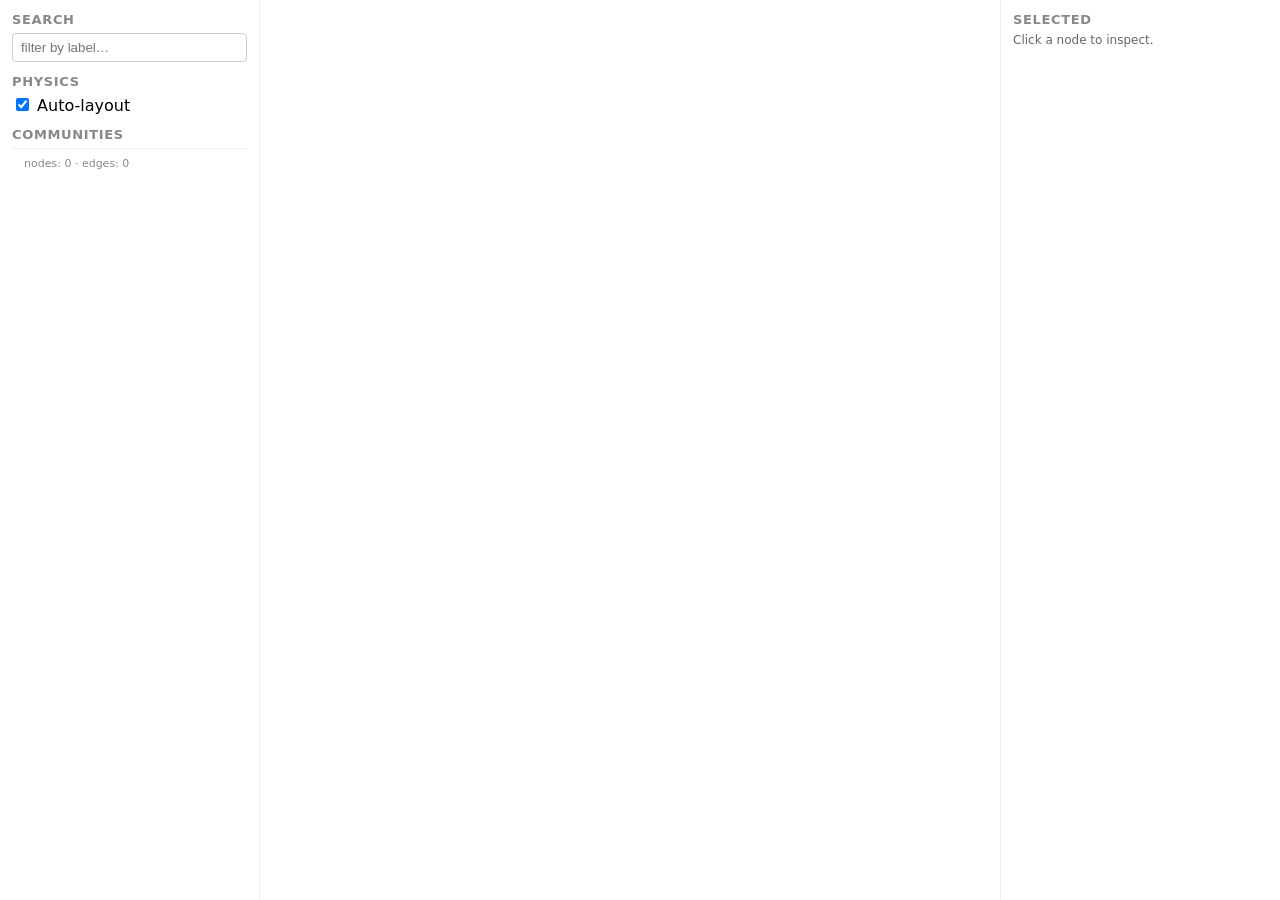
<file: internal/export/template.html>
<!DOCTYPE html>
<html lang="en">
<head>
<meta charset="utf-8">
<title>gogfy graph</title>
<style>
  :root { color-scheme: light dark; }
  html, body { margin: 0; padding: 0; height: 100%; font-family: ui-sans-serif, system-ui, sans-serif; }
  #app { display: grid; grid-template-columns: 260px 1fr 280px; height: 100vh; }
  aside { padding: 12px; overflow-y: auto; border-right: 1px solid #ccc4; box-sizing: border-box; }
  aside.right { border-right: none; border-left: 1px solid #ccc4; }
  h2 { font-size: 13px; text-transform: uppercase; letter-spacing: .05em; color: #888; margin: 12px 0 6px; }
  h2:first-child { margin-top: 0; }
  input[type=text] { width: 100%; padding: 6px 8px; box-sizing: border-box; border: 1px solid #ccc; border-radius: 4px; }
  ul { list-style: none; padding: 0; margin: 0; }
  li { padding: 2px 0; font-size: 13px; display: flex; align-items: center; gap: 6px; cursor: pointer; }
  li:hover { background: #80808022; }
  .swatch { display: inline-block; width: 12px; height: 12px; border-radius: 50%; flex: none; }
  main { position: relative; overflow: hidden; }
  svg { width: 100%; height: 100%; cursor: grab; display: block; }
  svg:active { cursor: grabbing; }
  .node circle { stroke: #fff; stroke-width: 1.5; cursor: pointer; }
  .node text { font-size: 10px; pointer-events: none; user-select: none; }
  .edge { stroke: #999; stroke-width: 1; stroke-opacity: .5; fill: none; }
  .edge.inferred { stroke-dasharray: 4 3; stroke-opacity: .65; }
  .edge.ambiguous { stroke-dasharray: 1 3; stroke-opacity: .8; }
  .selected circle { stroke: #ff7a00; stroke-width: 3; }
  .dim { opacity: .12; }
  .meta { font-size: 12px; color: #666; }
  .meta b { color: inherit; font-weight: 600; }
  .panel-row { margin-bottom: 6px; word-break: break-all; }
  footer { padding: 8px 12px; font-size: 11px; color: #888; border-top: 1px solid #ccc4; }
  @media (prefers-color-scheme: dark) {
    body { background: #1a1a1a; color: #ddd; }
    input[type=text] { background: #222; color: #ddd; border-color: #444; }
    .meta { color: #aaa; }
  }
</style>
</head>
<body>
<div id="app">
  <aside class="left">
    <h2>Search</h2>
    <input id="search" type="text" placeholder="filter by label…">
    <h2>Physics</h2>
    <label><input id="physics" type="checkbox" checked> Auto-layout</label>
    <h2>Communities</h2>
    <ul id="communities"></ul>
    <footer>nodes: <span id="ncount">0</span> · edges: <span id="ecount">0</span></footer>
  </aside>
  <main>
    <svg id="svg" viewBox="0 0 1000 700" preserveAspectRatio="xMidYMid meet">
      <defs>
        <marker id="arrow" viewBox="0 -3 6 6" refX="6" refY="0" markerWidth="6" markerHeight="6" orient="auto">
          <path d="M0,-3L6,0L0,3" fill="#888"/>
        </marker>
      </defs>
      <g id="viewport">
        <g id="edges"></g>
        <g id="nodes"></g>
      </g>
    </svg>
  </main>
  <aside class="right">
    <h2>Selected</h2>
    <div id="panel" class="meta">Click a node to inspect.</div>
  </aside>
</div>
<script>
const DATA = /*__DATA__*/null;
const DIRECTED = /*__DIRECTED__*/false;
const W = 1000, H = 700;
const nodes = DATA.nodes.map((n, i) => ({...n, x: W/2 + (Math.random()-.5)*200, y: H/2 + (Math.random()-.5)*200, vx: 0, vy: 0, idx: i}));
const idIndex = Object.fromEntries(nodes.map(n => [n.ID, n]));
const edges = DATA.edges
  .map(e => ({...e, source: idIndex[e.Source], target: idIndex[e.Target]}))
  .filter(e => e.source && e.target);

const palette = ["#4e79a7","#f28e2b","#e15759","#76b7b2","#59a14f","#edc948","#b07aa1","#ff9da7","#9c755f","#bab0ac","#1f77b4","#ff7f0e","#2ca02c","#d62728","#9467bd","#8c564b","#e377c2","#7f7f7f","#bcbd22","#17becf"];
const communities = [...new Set(nodes.map(n => n.Community || "_"))].sort();
const commColor = c => palette[Math.abs(hash(c)) % palette.length];
function hash(s) { let h = 0; for (const c of s) h = (h*31 + c.charCodeAt(0))|0; return h; }

const deg = {};
for (const e of edges) { deg[e.source.ID] = (deg[e.source.ID]||0)+1; deg[e.target.ID] = (deg[e.target.ID]||0)+1; }

const svgNS = "http://www.w3.org/2000/svg";
const edgesG = document.getElementById("edges");
const nodesG = document.getElementById("nodes");
for (const e of edges) {
  const line = document.createElementNS(svgNS, "line");
  line.setAttribute("class", "edge " + (e.Confidence === 1 ? "inferred" : e.Confidence === 2 ? "ambiguous" : ""));
  line.setAttribute("data-source", e.source.ID);
  line.setAttribute("data-target", e.target.ID);
  if (DIRECTED) line.setAttribute("marker-end", "url(#arrow)");
  e.el = line;
  edgesG.appendChild(line);
}
for (const n of nodes) {
  const g = document.createElementNS(svgNS, "g");
  g.setAttribute("class", "node");
  g.setAttribute("data-id", n.ID);
  g.setAttribute("data-community", n.Community || "_");
  const r = 4 + Math.min(8, Math.sqrt(deg[n.ID] || 1) * 2);
  const c = document.createElementNS(svgNS, "circle");
  c.setAttribute("r", r);
  c.setAttribute("fill", commColor(n.Community || "_"));
  const t = document.createElementNS(svgNS, "text");
  t.setAttribute("dx", r + 3);
  t.setAttribute("dy", "0.32em");
  t.textContent = n.Label;
  g.appendChild(c); g.appendChild(t);
  g.addEventListener("click", () => select(n));
  n.el = g;
  n.r = r;
  nodesG.appendChild(g);
}

// Spatial grid: cap pairwise repulsion to nodes within ±1 cell. Average
// O(N) per frame vs the all-pairs O(N²) walk, which keeps the simulation
// responsive for graphs of a few thousand nodes. Beyond that a Barnes-Hut
// quadtree would scale further.
const GRID = 80;
const grid = new Map();
function gridKey(x, y) { return ((x / GRID) | 0) + "," + ((y / GRID) | 0); }
function rebuildGrid() {
  grid.clear();
  for (const n of nodes) {
    const k = gridKey(n.x, n.y);
    let bucket = grid.get(k);
    if (!bucket) { bucket = []; grid.set(k, bucket); }
    bucket.push(n);
  }
}

function step() {
  const k = 30, repel = 1500, center = 0.01, damping = 0.85;
  for (const n of nodes) { n.fx = (W/2 - n.x) * center; n.fy = (H/2 - n.y) * center; }
  rebuildGrid();
  for (const a of nodes) {
    const cx = (a.x / GRID) | 0, cy = (a.y / GRID) | 0;
    for (let gx = -1; gx <= 1; gx++) {
      for (let gy = -1; gy <= 1; gy++) {
        const bucket = grid.get((cx + gx) + "," + (cy + gy));
        if (!bucket) continue;
        for (const b of bucket) {
          if (b === a) continue;
          const dx = a.x - b.x, dy = a.y - b.y;
          const d2 = dx*dx + dy*dy + 0.01;
          const f = repel / d2;
          const d = Math.sqrt(d2);
          a.fx += (dx/d)*f; a.fy += (dy/d)*f;
        }
      }
    }
  }
  for (const e of edges) {
    const dx = e.target.x - e.source.x, dy = e.target.y - e.source.y;
    const d = Math.sqrt(dx*dx + dy*dy) + 0.01;
    const f = (d - k) * 0.05;
    e.source.fx += (dx/d)*f; e.source.fy += (dy/d)*f;
    e.target.fx -= (dx/d)*f; e.target.fy -= (dy/d)*f;
  }
  for (const n of nodes) {
    n.vx = (n.vx + n.fx) * damping;
    n.vy = (n.vy + n.fy) * damping;
    n.x += n.vx; n.y += n.vy;
  }
  paint();
}
function paint() {
  for (const e of edges) {
    let x2 = e.target.x, y2 = e.target.y;
    if (DIRECTED) {
      // Shorten the line by the target node's radius (plus a small marker
      // offset) so the arrowhead lands on the rim, not inside the circle.
      const dx = e.target.x - e.source.x, dy = e.target.y - e.source.y;
      const d = Math.sqrt(dx*dx + dy*dy) || 1;
      const back = (e.target.r || 6) + 4;
      x2 -= (dx/d) * back;
      y2 -= (dy/d) * back;
    }
    e.el.setAttribute("x1", e.source.x); e.el.setAttribute("y1", e.source.y);
    e.el.setAttribute("x2", x2); e.el.setAttribute("y2", y2);
  }
  for (const n of nodes) n.el.setAttribute("transform", `translate(${n.x},${n.y})`);
}
// Physics toggle: settle for the first 400 frames (initial layout),
// then idle until the user toggles physics back on. This lets readers
// rearrange nodes by hand without the simulation snapping them back,
// while still giving fresh exports a converged layout out of the box.
let frame = 0;
let physicsOn = true;
function tick() {
  if (physicsOn) {
    step();
    frame++;
    if (frame >= 400) {
      physicsOn = false;
      // Reflect the auto-stop in the UI so a user toggling back on
      // doesn't see a stale checked state.
      if (physicsToggleEl) physicsToggleEl.checked = false;
    }
  }
  requestAnimationFrame(tick);
}
let physicsToggleEl = null;
physicsToggleEl = document.getElementById("physics");
physicsToggleEl.addEventListener("change", () => {
  physicsOn = physicsToggleEl.checked;
  // Reset the frame budget on re-enable so the user can nudge a node
  // and watch the rest of the graph settle around it.
  if (physicsOn) frame = 0;
});
tick();

const svg = document.getElementById("svg");
const viewport = document.getElementById("viewport");
let tx = 0, ty = 0, scale = 1;
function applyTransform() { viewport.setAttribute("transform", `translate(${tx},${ty}) scale(${scale})`); }
let dragging = false, dragStartX = 0, dragStartY = 0;
svg.addEventListener("mousedown", e => { dragging = true; dragStartX = e.clientX - tx; dragStartY = e.clientY - ty; });
window.addEventListener("mousemove", e => { if (!dragging) return; tx = e.clientX - dragStartX; ty = e.clientY - dragStartY; applyTransform(); });
window.addEventListener("mouseup", () => dragging = false);
// Zoom-to-mouse: anchor the zoom on the cursor's SVG-local point so the
// graph doesn't drift away under the pointer.
svg.addEventListener("wheel", e => {
  e.preventDefault();
  const factor = Math.exp(-e.deltaY * 0.001);
  const newScale = Math.max(0.2, Math.min(5, scale * factor));
  const rect = svg.getBoundingClientRect();
  const x = e.clientX - rect.left;
  const y = e.clientY - rect.top;
  tx = x - (x - tx) * (newScale / scale);
  ty = y - (y - ty) * (newScale / scale);
  scale = newScale;
  applyTransform();
}, { passive: false });

const search = document.getElementById("search");
search.addEventListener("input", () => {
  const q = search.value.trim().toLowerCase();
  for (const n of nodes) n.el.classList.toggle("dim", q !== "" && !n.Label.toLowerCase().includes(q));
  for (const e of edges) {
    const dim = q !== "" && !(e.source.Label.toLowerCase().includes(q) || e.target.Label.toLowerCase().includes(q));
    e.el.classList.toggle("dim", dim);
  }
});

const legend = document.getElementById("communities");
const enabled = new Set(communities);
for (const c of communities) {
  const li = document.createElement("li");
  const cb = document.createElement("input"); cb.type = "checkbox"; cb.checked = true;
  const sw = document.createElement("span"); sw.className = "swatch"; sw.style.background = commColor(c);
  const label = document.createElement("span"); label.textContent = c === "_" ? "(none)" : "community " + c;
  cb.addEventListener("change", () => {
    if (cb.checked) enabled.add(c); else enabled.delete(c);
    refreshVisibility();
  });
  li.appendChild(cb); li.appendChild(sw); li.appendChild(label);
  legend.appendChild(li);
}
function refreshVisibility() {
  for (const n of nodes) n.el.style.display = enabled.has(n.Community || "_") ? "" : "none";
  for (const e of edges) {
    const visible = enabled.has(e.source.Community || "_") && enabled.has(e.target.Community || "_");
    e.el.style.display = visible ? "" : "none";
  }
}

const panel = document.getElementById("panel");
function select(n) {
  for (const m of nodes) m.el.classList.toggle("selected", m.ID === n.ID);
  panel.replaceChildren();
  panel.appendChild(panelRow("", n.Label, true));
  panel.appendChild(panelRow("meta", n.ID));
  if (n.SourceFile) {
    const loc = n.SourceLocation ? n.SourceFile + ":" + n.SourceLocation : n.SourceFile;
    panel.appendChild(panelRow("meta", loc));
  }
  panel.appendChild(panelMetaPair("community", n.Community || "—", "degree", String(deg[n.ID] || 0)));
  const incoming = edges.filter(e => e.target.ID === n.ID);
  const outgoing = edges.filter(e => e.source.ID === n.ID);
  panel.appendChild(panelHeading("Incoming (" + incoming.length + ")"));
  panel.appendChild(panelEdgeList(incoming, "in"));
  panel.appendChild(panelHeading("Outgoing (" + outgoing.length + ")"));
  panel.appendChild(panelEdgeList(outgoing, "out"));
}
function panelRow(klass, text, bold) {
  const d = document.createElement("div");
  d.className = "panel-row" + (klass ? " " + klass : "");
  if (bold) {
    const b = document.createElement("b"); b.textContent = text; d.appendChild(b);
  } else {
    d.textContent = text;
  }
  return d;
}
function panelHeading(text) { const h = document.createElement("h2"); h.textContent = text; return h; }
function panelMetaPair(k1, v1, k2, v2) {
  const d = document.createElement("div"); d.className = "panel-row meta";
  d.append(k1 + ": "); const b1 = document.createElement("b"); b1.textContent = v1; d.appendChild(b1);
  d.append(" · " + k2 + ": "); const b2 = document.createElement("b"); b2.textContent = v2; d.appendChild(b2);
  return d;
}
function panelEdgeList(arr, dir) {
  if (arr.length === 0) {
    const i = document.createElement("i"); i.textContent = "none"; return i;
  }
  const frag = document.createDocumentFragment();
  for (const e of arr) {
    const d = document.createElement("div"); d.className = "panel-row";
    d.append(dir === "in" ? e.source.Label : e.target.Label, " ");
    const m = document.createElement("span"); m.className = "meta"; m.textContent = "(" + e.Relation + ")";
    d.appendChild(m);
    frag.appendChild(d);
  }
  return frag;
}

document.getElementById("ncount").textContent = nodes.length;
document.getElementById("ecount").textContent = edges.length;
</script>
</body>
</html>
</file>
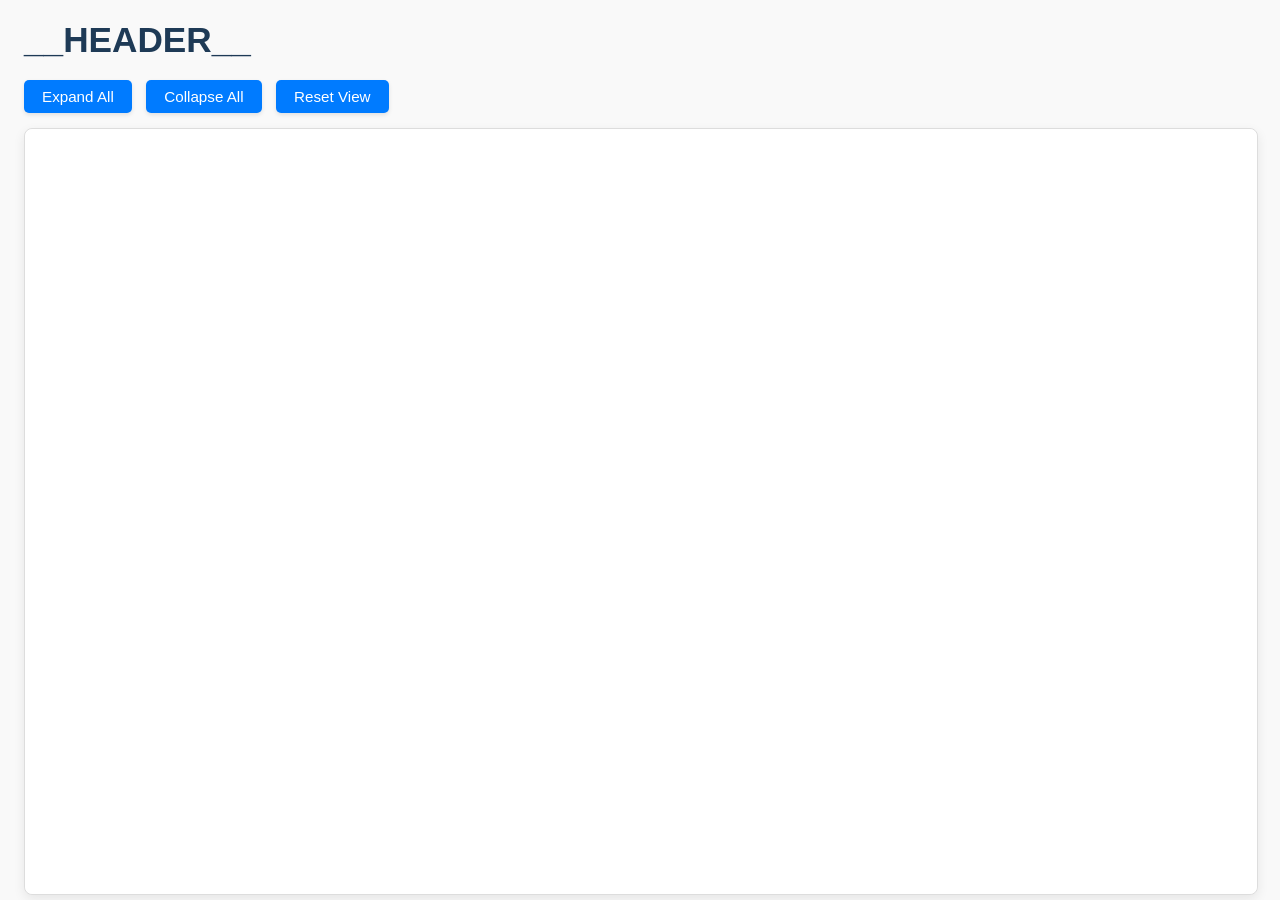
<file: internal/tree/tree.html>
<!DOCTYPE html>
<html lang="en">
<head>
  <meta charset="UTF-8">
  <title>__TITLE__</title>
  <style>
    body {
      font-family: 'Segoe UI', sans-serif;
      margin: 0;
      padding: 0;
      background: #f9f9f9;
      color: #333;
    }
    h1 {
      margin: 20px 0 0 24px;
      font-size: 2.2rem;
      font-weight: bold;
      color: #1e3a56;
    }
    .controls {
      margin: 20px 0 15px 24px;
    }
    button {
      margin-right: 10px;
      padding: 8px 18px;
      background: #007bff;
      color: #fff;
      border: none;
      border-radius: 5px;
      font-size: 0.95rem;
      cursor: pointer;
      transition: background 0.2s ease-in-out;
      box-shadow: 0 2px 4px rgba(0,0,0,0.1);
    }
    button:hover {
      background: #0056b3;
    }
    button:active {
      background: #004085;
    }
    #tree-container {
      width: calc(100vw - 48px); /* Adjust for body margin/padding */
      height: 85vh;
      overflow: auto;
      border-radius: 8px;
      background: #fff;
      margin-left: 24px;
      margin-right: 24px;
      box-shadow: 0 4px 12px rgba(0,0,0,0.08);
      border: 1px solid #ddd;
    }
    svg {
      background: #fff;
      border-radius: 8px;
      display: block; /* Important for D3 */
    }
    .node circle {
      stroke-width: 2.5px;
    }
    .node text { /* Base style for the <text> container */
      font: 13px 'Segoe UI', sans-serif;
      paint-order: stroke fill; /* Ensures text is readable over lines */
      stroke: #fff; /* White halo */
      stroke-width: 3px; /* Halo thickness */
      stroke-linejoin: round;
      stroke-opacity: 0.85; /* Halo opacity */
    }
    .link {
      fill: none;
      stroke-opacity: 0.7;
      stroke-width: 2px;
    }
  </style>
</head>
<body>
  <h1>__HEADER__</h1>
  <div class="controls">
    <button onclick="expandAll()">Expand All</button>
    <button onclick="collapseAll()">Collapse All</button>
    <button onclick="resetView()">Reset View</button>
  </div>
  <div id="tree-container">
    <svg id="tree-svg" width="__SVG_WIDTH__" height="__SVG_HEIGHT__"></svg>
  </div>

  <script>__D3_JS__</script>
  <script>
    const initialJsonData = __DATA_JSON__;

    function transformData(jsonData) {
        // Helper function to recursively build the children structure
        function processNode(node, parentL1StageName) {
            let displayName = node.name;
            // Append total_count if it exists and is not already in the name
            if (node.total_count !== undefined) {
                if (!/\(Total Count: \d+\)$/.test(displayName)) {
                    displayName += ` (Total Count: ${node.total_count})`;
                }
            }

            const newNode = { name: displayName };

            if (parentL1StageName === "Root") {
                 newNode.originalStageName = node.name;
            } else {
                newNode.originalStageName = parentL1StageName;
            }

            if (node.children && node.children.length > 0) {
                const stageNameToPass = (parentL1StageName === "Root") ? node.name : parentL1StageName;
                newNode.children = node.children.map(child => processNode(child, stageNameToPass));
            }

            return newNode;
        }

        let rootDisplayName = jsonData.name;
        if (jsonData.total_count !== undefined && !/\(Total Count: \d+\)$/.test(rootDisplayName)) {
            rootDisplayName += ` (Total Count: ${jsonData.total_count})`;
        }

        return {
            name: rootDisplayName,
            originalStageName: "Root",
            children: (jsonData.children || []).map(child => processNode(child, "Root"))
        };
    }

    const treeData = transformData(initialJsonData);

    // Auto-populated phaseColors: every depth-1 child of the root gets
    // a stable colour from a bigger palette so all top-level dirs are
    // distinguishable.
    const PALETTE = [
      ["#3498DB","#2980B9","#AED6F1"], ["#2ECC71","#27AE60","#A9DFBF"],
      ["#E74C3C","#C0392B","#F5B7B1"], ["#9B59B6","#8E44AD","#D7BDE2"],
      ["#F39C12","#D68910","#FAD7A0"], ["#1ABC9C","#117864","#A2D9CE"],
      ["#34495E","#1B2631","#ABB2B9"], ["#E67E22","#BA4A00","#F5CBA7"],
      ["#16A085","#0E6655","#A2D9CE"], ["#D35400","#A04000","#EDBB99"],
      ["#7F8C8D","#566573","#D5DBDB"], ["#C0392B","#7B241C","#F5B7B1"],
      ["#2E86C1","#1B4F72","#A9CCE3"], ["#28B463","#196F3D","#A9DFBF"],
      ["#AF7AC5","#6C3483","#D2B4DE"],
    ];
    const phaseColors = { "Root": { fill: "#4A4A4A", stroke: "#333333", collapsedFill: "#6C757D" },
                          "Default": { fill: "#BDC3C7", stroke: "#95A5A6", collapsedFill: "#ECF0F1" } };
    (initialJsonData.children || []).forEach((c, i) => {
      const pal = PALETTE[i % PALETTE.length];
      phaseColors[c.name] = { fill: pal[0], stroke: pal[1], collapsedFill: pal[2] };
    });

    const levelSpecificPalettes = {
      0: { fill: "#4A4A4A", stroke: "#333333", collapsedFill: "#6C757D" },
      2: { fill: "#6ab04c", stroke: "#508a38", collapsedFill: "#a3d391" },
      3: { fill: "#f0932b", stroke: "#d0730f", collapsedFill: "#f6c07e" },
      4: { fill: "#be2edd", stroke: "#a01cb3", collapsedFill: "#e08bf2" },
      5: { fill: "#00a8ff", stroke: "#007ac1", collapsedFill: "#74d2ff" },
      6: { fill: "#e55039", stroke: "#c23620", collapsedFill: "#f09a8d" },
      default: { fill: "#747d8c", stroke: "#57606f", collapsedFill: "#a4b0be" }
    };

    const svgElement = d3.select("#tree-svg");
    const initialSvgWidth = +svgElement.attr("width");
    const initialSvgHeight = +svgElement.attr("height");
    const margin = { top: 40, right: 120, bottom: 80, left: 450 };
    let width = initialSvgWidth - margin.left - margin.right;
    let height = initialSvgHeight - margin.top - margin.bottom;
    const duration = 500;
    let nodeCounter = 0;
    const g = svgElement.append("g").attr("transform", `translate(${margin.left},${margin.top})`);
    const treemap = d3.tree().nodeSize([40, 0]);
    let rootNode = d3.hierarchy(treeData, d => d.children);
    rootNode.x0 = 0;
    rootNode.y0 = 0;

    if (rootNode.children) {
      rootNode.children.forEach(d_child => {
        if (d_child.children) { collapseBranch(d_child); }
      });
    }
    updateTree(rootNode);

    function collapseBranch(d) { if (d.children) { d._children = d.children; d._children.forEach(collapseBranch); d.children = null; } }
    function expandBranch(d) { if (d._children) { d.children = d._children; d._children = null; } if (d.children) { d.children.forEach(expandBranch); } }
    window.expandAll = () => { expandBranch(rootNode); updateTree(rootNode); };
    window.collapseAll = () => { if (rootNode.children) { rootNode.children.forEach(collapseBranch); } updateTree(rootNode); };
    window.resetView = () => { if (rootNode.children) { rootNode.children.forEach(d_child => { if (d_child.children || d_child._children) { collapseBranch(d_child); } }); } if (rootNode._children && !rootNode.children) { rootNode.children = rootNode._children; rootNode._children = null; } updateTree(rootNode); };

    function updateTree(source) {
      const treeLayoutData = treemap(rootNode);
      let nodes = treeLayoutData.descendants();
      let links = treeLayoutData.descendants().slice(1);

      let minX = 0;
      let maxX = 0;
      if (nodes.length > 0) {
        minX = d3.min(nodes, d => d.x);
        maxX = d3.max(nodes, d => d.x);
      }

      let neededHeight = Math.max(initialSvgHeight, maxX - minX + margin.top + margin.bottom + 100);
      svgElement.transition().duration(duration / 2).attr("height", neededHeight);
      g.transition().duration(duration / 2).attr("transform", `translate(${margin.left},${margin.top - minX + 40})`);

      nodes.forEach(d => { d.y = d.depth * 400; }); // Adjust horizontal separation if needed

      const node = g.selectAll('g.node').data(nodes, d => d.id || (d.id = ++nodeCounter));
      const nodeEnter = node.enter().append('g')
        .attr('class', d => "node" + (d.children || d._children ? " node--internal" : " node--leaf") + (d._children ? " _children" : ""))
        .attr('transform', d => `translate(${source.y0},${source.x0})`)
        .on('click', (event, d) => { if (d.children) { d._children = d.children; d.children = null; } else if (d._children) { d.children = d._children; d._children = null; } updateTree(d); })
        .style('cursor', d => (d.children || d._children) ? 'pointer' : 'default');

      nodeEnter.append('circle').attr('r', 1e-6);

      nodeEnter.append('text')
        .attr('dy', '.35em')
        .attr('x', d => d.children || d._children ? -14 : 14)
        .attr('text-anchor', d => d.children || d._children ? 'end' : 'start')
        .style("fill-opacity", 1e-6)
        .call(wrapText, 380);

      const nodeUpdate = nodeEnter.merge(node);
      nodeUpdate.transition().duration(duration)
        .attr('transform', d => `translate(${d.y},${d.x})`)
        .attr('class', d => "node" + (d.children ? " node--internal" : " node--leaf") + (d._children ? " node--internal _children" : ""));

      nodeUpdate.select('circle').attr('r', 8.5)
        .style('fill', d => {
            let palette;
            if (d.depth === 0) {
                palette = levelSpecificPalettes[0];
            } else if (d.depth === 1) {
                palette = phaseColors[d.data.originalStageName] || phaseColors.Default;
            } else {
                palette = levelSpecificPalettes[d.depth] || levelSpecificPalettes.default;
            }
            if (d._children) return palette.collapsedFill;
            if (d.children) return palette.fill;
            return "#fff";
        })
        .style('stroke', d => {
            let palette;
            if (d.depth === 0) {
                palette = levelSpecificPalettes[0];
            } else if (d.depth === 1) {
                palette = phaseColors[d.data.originalStageName] || phaseColors.Default;
            } else {
                palette = levelSpecificPalettes[d.depth] || levelSpecificPalettes.default;
            }
            return palette.stroke;
        });
      nodeUpdate.select('text').style("fill-opacity", 1).call(wrapText, 380);

      const nodeExit = node.exit().transition().duration(duration).attr('transform', d => `translate(${source.y},${source.x})`).remove();
      nodeExit.select('circle').attr('r', 1e-6);
      nodeExit.select('text').style('fill-opacity', 1e-6);

      const link = g.selectAll('path.link').data(links, d => d.id);
      const linkEnter = link.enter().insert('path', "g").attr('class', 'link').attr('d', d => { const o = { x: source.x0, y: source.y0 }; return diagonal(o, o); });

      linkEnter.merge(link).transition().duration(duration).attr('d', d => diagonal(d, d.parent))
        .style('stroke', d => {
            const sourceNode = d.parent;
            if (!sourceNode) return phaseColors.Default.stroke;
            const l1AncestorName = sourceNode.data.originalStageName;
            const colorPalette = phaseColors[l1AncestorName] || phaseColors.Default;
            return colorPalette.stroke;
        });
      link.exit().transition().duration(duration).attr('d', d => { const o = { x: source.x, y: source.y }; return diagonal(o, o); }).remove();
      nodes.forEach(d => { d.x0 = d.x; d.y0 = d.y; });
    }

    function diagonal(s, d) { return `M ${s.y} ${s.x} C ${(s.y + d.y) / 2} ${s.x}, ${(s.y + d.y) / 2} ${d.x}, ${d.y} ${d.x}`; }

    function wrapText(textElements, maxWidth) {
        const textPartColors = {
            name: '#343a40',
            count: '#0056b3'
        };
        const countRegex = /(\s\(Total Count: \d+\))$/;

        textElements.each(function () {
            const textD3 = d3.select(this);
            const originalNodeText = textD3.datum().data.name;
            const x = parseFloat(textD3.attr("x") || 0);
            const initialDy = textD3.attr("dy");
            const textAnchor = textD3.attr("text-anchor");
            const lineHeight = 1.1;

            textD3.text(null);

            let namePart = originalNodeText;
            let countPartText = "";

            const countMatch = originalNodeText.match(countRegex);
            if (countMatch && originalNodeText.endsWith(countMatch[0])) {
                namePart = originalNodeText.substring(0, originalNodeText.length - countMatch[0].length).trim();
                countPartText = countMatch[0].trim();
            }

            const tokens = [];
            namePart.split(/\s+/).filter(Boolean).forEach(word => {
                tokens.push({ text: word, type: 'name' });
            });
            if (countPartText) {
                tokens.push({ text: countPartText, type: 'count' });
            }

            if (tokens.length === 0 && originalNodeText) {
                tokens.push({ text: originalNodeText, type: 'name' });
            }

            let currentTspan = textD3.append("tspan").attr("x", x).attr("dy", initialDy);
            if (textAnchor === "end") currentTspan.attr("text-anchor", "end");

            let lineTokens = [];

            for (let i = 0; i < tokens.length; i++) {
                const tokenObj = tokens[i];

                lineTokens.push(tokenObj);
                currentTspan.text(lineTokens.map(t => t.text).join(" "));

                if (currentTspan.node().getComputedTextLength() > maxWidth && lineTokens.length > 1) {
                    lineTokens.pop();

                    currentTspan.text(null);
                    lineTokens.forEach((prevToken, idx) => {
                        currentTspan.append("tspan")
                            .text((idx > 0 ? " " : "") + prevToken.text)
                            .style("fill", textPartColors[prevToken.type] || textPartColors.name)
                            .style("font-weight", prevToken.type === 'count' ? "bold" : "normal");
                    });

                    lineTokens = [tokenObj];
                    currentTspan = textD3.append("tspan").attr("x", x).attr("dy", lineHeight + "em");
                    if (textAnchor === "end") currentTspan.attr("text-anchor", "end");
                }
            }

            currentTspan.text(null);
            lineTokens.forEach((token, idx) => {
                currentTspan.append("tspan")
                    .text((idx > 0 ? " " : "") + token.text)
                    .style("fill", textPartColors[token.type] || textPartColors.name)
                    .style("font-weight", token.type === 'count' ? "bold" : "normal");
            });

            if (textD3.selectAll("tspan > tspan").empty() && textD3.select("tspan").text().length === 0 && originalNodeText) {
                let t = textD3.select("tspan");
                let displayText = originalNodeText;
                t.text(displayText).style("fill", textPartColors.name);
                if (t.node() && t.node().getComputedTextLength() > maxWidth && displayText.length > 20) {
                    let estimatedChars = Math.floor(maxWidth / (t.node().getComputedTextLength()/displayText.length) );
                    displayText = displayText.substring(0, Math.max(0, estimatedChars - 3)) + "...";
                    t.text(displayText);
                }
            }
        });
    }
  </script>
</body>
</html>
</file>
<file: docs/style.css>
/* gogfy site — pure-CSS, no external deps. Dark theme. */

:root {
  --bg:        #0a0612;
  --bg-soft:   #110a1c;
  --bg-card:   #18102a;
  --border:    #2a1d44;
  --border-strong: #41305f;
  --fg:        #ece4f6;
  --fg-soft:   #b7a9cf;
  --fg-mute:   #7a6c8d;
  --accent:    #c4b5fd;
  --accent-strong: #a855f7;
  --accent-soft: rgba(196, 181, 253, 0.12);
  --code-bg:   #060212;
  --code-fg:   #d6cce5;
  --warn:      #fbbf24;
  --max-w:     1100px;
  --radius:    8px;
}

* { box-sizing: border-box; }
html { -webkit-text-size-adjust: 100%; }
body {
  margin: 0;
  background: var(--bg);
  color: var(--fg);
  font-family: -apple-system, BlinkMacSystemFont, "Segoe UI", Roboto, "Helvetica Neue", Arial, sans-serif;
  font-size: 16px;
  line-height: 1.6;
  -webkit-font-smoothing: antialiased;
}

a { color: var(--accent); text-decoration: none; }
a:hover { text-decoration: underline; }

code, kbd, pre, .mono {
  font-family: "SF Mono", "Menlo", "Consolas", "Liberation Mono", "DejaVu Sans Mono", monospace;
  font-size: 0.92em;
}

h1, h2, h3 { line-height: 1.25; font-weight: 600; letter-spacing: -0.01em; }
h2 { font-size: 1.7rem; margin: 0 0 0.4rem; }
h3 { font-size: 1.1rem; margin: 0 0 0.5rem; color: var(--fg); }
p { margin: 0 0 1rem; color: var(--fg-soft); }

.container {
  max-width: var(--max-w);
  margin: 0 auto;
  padding: 0 1.5rem;
}

/* ------------------------------------------------------- nav --- */
header.nav {
  position: sticky; top: 0; z-index: 10;
  background: rgba(10, 6, 18, 0.85);
  backdrop-filter: saturate(150%) blur(8px);
  -webkit-backdrop-filter: saturate(150%) blur(8px);
  border-bottom: 1px solid var(--border);
}
header.nav .container {
  display: flex; align-items: center; justify-content: space-between;
  height: 56px; gap: 1rem;
}
.nav-right { display: flex; align-items: center; }
.brand {
  font-weight: 700; font-size: 1.1rem; letter-spacing: -0.02em;
  color: var(--fg);
}
.brand .dot { color: var(--accent); }
.nav-links { display: flex; gap: 1.4rem; align-items: center; }
.nav-links a {
  color: var(--fg-soft); font-size: 0.94rem;
}
.nav-links a:hover { color: var(--fg); text-decoration: none; }

.lang-switch {
  display: inline-flex; align-items: center; gap: 0.15rem;
  font-size: 0.82rem;
  padding-left: 0.8rem;
  border-left: 1px solid var(--border);
  margin-left: 0.3rem;
}
.lang-switch a {
  color: var(--fg-mute);
  padding: 0.15rem 0.4rem;
  border-radius: 4px;
  font-size: inherit;
}
.lang-switch a:hover { color: var(--fg); background: var(--bg-card); text-decoration: none; }
.lang-switch a.active { color: var(--accent); font-weight: 600; }
@media (max-width: 760px) {
  .lang-switch { padding-left: 0.3rem; border-left: 0; margin-left: 0; }
}

/* ------------------------------------------------------ hero --- */
.hero {
  padding: 5rem 0 4rem;
  border-bottom: 1px solid var(--border);
  background:
    radial-gradient(circle at 80% 0%, rgba(168, 85, 247, 0.16), transparent 55%),
    radial-gradient(circle at 0% 65%, rgba(124, 58, 237, 0.10), transparent 55%);
}
.hero h1 {
  font-size: clamp(2.4rem, 5vw, 3.5rem);
  margin: 0 0 1rem;
  letter-spacing: -0.025em;
  line-height: 1.1;
}
.hero h1 .accent { color: var(--accent); }
.hero .tagline {
  font-size: clamp(1.05rem, 2vw, 1.25rem);
  max-width: 720px;
  color: var(--fg-soft);
  margin: 0 0 2rem;
}
.hero-cta { display: flex; flex-wrap: wrap; gap: 0.75rem; margin-bottom: 2rem; }
.btn {
  display: inline-flex; align-items: center; gap: 0.5rem;
  padding: 0.65rem 1.15rem; border-radius: var(--radius);
  font-weight: 500; font-size: 0.95rem;
  border: 1px solid var(--border-strong);
  background: var(--bg-card); color: var(--fg);
  transition: all 0.15s ease;
}
.btn:hover {
  border-color: var(--accent);
  color: var(--fg); text-decoration: none;
  transform: translateY(-1px);
}
.btn.primary {
  background: var(--accent-strong); color: #fafafa; border-color: var(--accent-strong);
}
.btn.primary:hover { background: #b369fa; border-color: #b369fa; color: #fff; }

.install {
  display: inline-flex; align-items: center; gap: 0.75rem;
  background: var(--code-bg); border: 1px solid var(--border);
  border-radius: var(--radius); padding: 0.65rem 1rem;
  font-family: inherit; max-width: 100%; overflow-x: auto;
}
.install .prompt { color: var(--fg-mute); user-select: none; }
.install code { color: var(--code-fg); }

/* -------------------------------------------------- sections --- */
section { padding: 4rem 0; border-bottom: 1px solid var(--border); }
section .lead {
  font-size: 1.05rem;
  max-width: 720px;
  color: var(--fg-soft);
  margin-bottom: 2rem;
}

.eyebrow {
  display: inline-block;
  font-size: 0.78rem; font-weight: 600;
  text-transform: uppercase; letter-spacing: 0.12em;
  color: var(--accent);
  margin-bottom: 0.75rem;
}

/* ------------------------------------------------ feature grid --- */
.features {
  display: grid; gap: 1rem;
  grid-template-columns: repeat(auto-fill, minmax(280px, 1fr));
}
.feature {
  background: var(--bg-card); border: 1px solid var(--border);
  border-radius: var(--radius); padding: 1.3rem;
}
.feature h3 { margin-bottom: 0.4rem; }
.feature p { font-size: 0.93rem; margin: 0; color: var(--fg-soft); }

/* ----------------------------------------------- pipeline diag --- */
.pipeline {
  display: grid; gap: 0.5rem;
  grid-template-columns: repeat(auto-fit, minmax(120px, 1fr));
  margin: 1rem 0 0;
}
.pipe-stage {
  background: var(--bg-card);
  border: 1px solid var(--border);
  border-radius: var(--radius);
  padding: 0.85rem 0.7rem;
  text-align: center;
  font-size: 0.85rem;
  position: relative;
}
.pipe-stage .pipe-num {
  display: block;
  color: var(--accent);
  font-family: inherit; font-weight: 600; font-size: 0.7rem;
  letter-spacing: 0.1em;
  margin-bottom: 0.3rem;
  text-transform: uppercase;
}
.pipe-stage .pipe-name { font-weight: 600; color: var(--fg); }
.pipe-stage .pipe-note { color: var(--fg-mute); font-size: 0.78rem; margin-top: 0.2rem; }

/* ----------------------------------------------------- numbers --- */
.numbers {
  display: grid; gap: 1rem;
  grid-template-columns: repeat(auto-fit, minmax(180px, 1fr));
}
.number {
  background: var(--bg-card); border: 1px solid var(--border);
  border-radius: var(--radius); padding: 1.4rem;
  text-align: center;
}
.number .big {
  font-size: 2rem; font-weight: 700;
  color: var(--accent);
  letter-spacing: -0.02em;
  line-height: 1.1;
  display: block;
  margin-bottom: 0.3rem;
}
.number .label {
  font-size: 0.85rem;
  color: var(--fg-soft);
  text-transform: uppercase;
  letter-spacing: 0.1em;
}

/* ------------------------------------------------- code blocks --- */
pre {
  background: var(--code-bg); border: 1px solid var(--border);
  border-radius: var(--radius);
  padding: 1rem 1.1rem; overflow-x: auto;
  margin: 0 0 1rem;
  color: var(--code-fg);
  line-height: 1.55;
}
pre .c { color: var(--fg-mute); } /* comment */
pre .k { color: var(--accent); } /* command */

/* ---------------------------------------------------- table --- */
.cmp {
  width: 100%;
  border-collapse: collapse;
  background: var(--bg-card); border: 1px solid var(--border);
  border-radius: var(--radius); overflow: hidden;
  font-size: 0.93rem;
}
.cmp th, .cmp td {
  text-align: left;
  padding: 0.7rem 1rem;
  border-bottom: 1px solid var(--border);
}
.cmp th { background: var(--bg-soft); font-weight: 600; color: var(--fg); }
.cmp tr:last-child td { border-bottom: 0; }
.cmp td.yes { color: var(--accent); }
.cmp td.no  { color: var(--fg-mute); }

/* ---------------------------------------------------- footer --- */
footer {
  padding: 2.5rem 0 3rem;
  color: var(--fg-mute);
  font-size: 0.88rem;
}
footer .container {
  display: flex; flex-wrap: wrap; gap: 1.5rem; justify-content: space-between;
  align-items: center;
}
footer a { color: var(--fg-soft); }

/* --------------------------------------------------- responsive --- */
@media (max-width: 640px) {
  .nav-links { display: none; }
  .hero { padding: 3rem 0 2.5rem; }
  section { padding: 3rem 0; }
}

/* ====================================================== docs page === */

.docs {
  display: grid;
  grid-template-columns: 220px 1fr;
  gap: 3rem;
  padding: 2.5rem 0 4rem;
  max-width: 1200px;
  margin: 0 auto;
  padding-left: 1.5rem;
  padding-right: 1.5rem;
}

.toc {
  position: sticky;
  top: 72px;
  align-self: start;
  max-height: calc(100vh - 90px);
  overflow-y: auto;
  font-size: 0.88rem;
  border-right: 1px solid var(--border);
  padding-right: 1rem;
}
.toc h4 {
  font-size: 0.72rem;
  text-transform: uppercase;
  letter-spacing: 0.12em;
  color: var(--fg-mute);
  margin: 1.2rem 0 0.45rem;
  font-weight: 600;
}
.toc h4:first-child { margin-top: 0; }
.toc a {
  display: block;
  color: var(--fg-soft);
  padding: 0.25rem 0;
  text-decoration: none;
  line-height: 1.35;
}
.toc a:hover { color: var(--accent); }

.docs-content { min-width: 0; } /* prevent grid overflow from <pre> */

.docs-content h1 {
  font-size: 2rem;
  margin: 0 0 0.5rem;
  letter-spacing: -0.02em;
}
.docs-content > .subtitle {
  color: var(--fg-soft);
  font-size: 1.05rem;
  margin-bottom: 2.5rem;
}

.docs-section {
  border: 0;
  padding: 0;
  margin: 0 0 3rem;
}
.docs-section > h2 {
  font-size: 1.45rem;
  border-bottom: 1px solid var(--border);
  padding-bottom: 0.4rem;
  margin: 0 0 1.2rem;
  scroll-margin-top: 70px;
}

.cmd {
  margin: 0 0 1.8rem;
  scroll-margin-top: 70px;
}
.cmd h3 {
  margin: 0 0 0.35rem;
  font-size: 1.05rem;
  font-family: "SF Mono", "Menlo", "Consolas", monospace;
  color: var(--accent);
  font-weight: 600;
}
.cmd .summary {
  color: var(--fg-soft);
  margin: 0 0 0.6rem;
  font-size: 0.94rem;
}
.cmd pre {
  margin: 0.4rem 0 0.6rem;
  font-size: 0.85rem;
}

.flags {
  border: 1px solid var(--border);
  border-radius: var(--radius);
  background: var(--bg-card);
  font-size: 0.85rem;
  margin: 0.4rem 0 0.8rem;
  overflow: hidden;
}
.flags table { width: 100%; border-collapse: collapse; }
.flags td {
  padding: 0.45rem 0.8rem;
  border-bottom: 1px solid var(--border);
  vertical-align: top;
}
.flags tr:last-child td { border-bottom: 0; }
.flags td:first-child {
  font-family: "SF Mono", "Menlo", "Consolas", monospace;
  white-space: nowrap;
  color: var(--fg);
  width: 1%;
}
.flags td:last-child { color: var(--fg-soft); }

.callout {
  background: var(--accent-soft);
  border-left: 3px solid var(--accent);
  border-radius: 4px;
  padding: 0.7rem 1rem;
  font-size: 0.9rem;
  color: var(--fg-soft);
  margin: 0 0 1rem;
}
.callout strong { color: var(--fg); }

.platforms {
  width: 100%;
  border-collapse: collapse;
  background: var(--bg-card);
  border: 1px solid var(--border);
  border-radius: var(--radius);
  overflow: hidden;
  font-size: 0.88rem;
  margin-top: 0.5rem;
}
.platforms th, .platforms td {
  padding: 0.55rem 0.9rem;
  border-bottom: 1px solid var(--border);
  text-align: left;
}
.platforms th { background: var(--bg-soft); font-weight: 600; }
.platforms tr:last-child td { border-bottom: 0; }
.platforms td:first-child, .platforms td:nth-child(2) {
  font-family: "SF Mono", "Menlo", "Consolas", monospace;
  color: var(--fg);
}

@media (max-width: 900px) {
  .docs { grid-template-columns: 1fr; gap: 1rem; }
  .toc {
    position: static;
    max-height: none;
    border-right: 0;
    border-bottom: 1px solid var(--border);
    padding: 0 0 1rem;
    margin-bottom: 1rem;
  }
}
</file>
